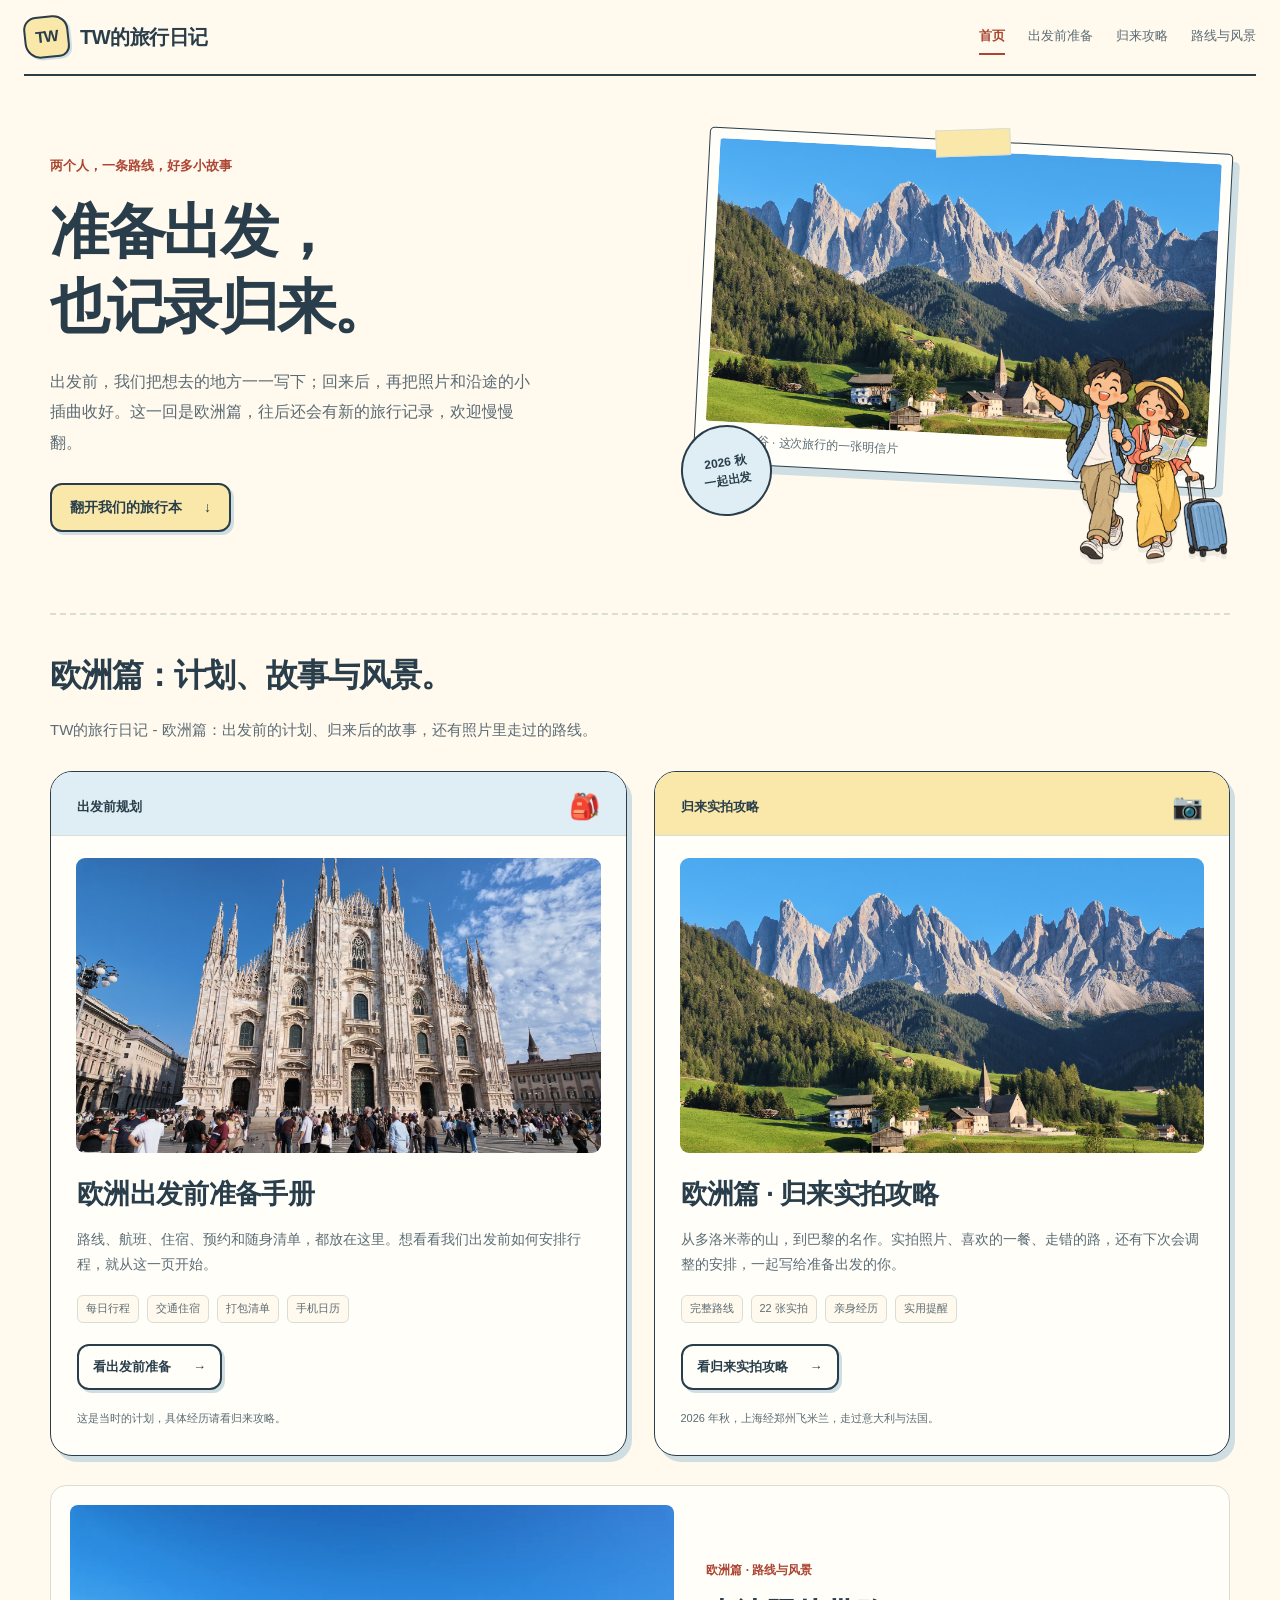
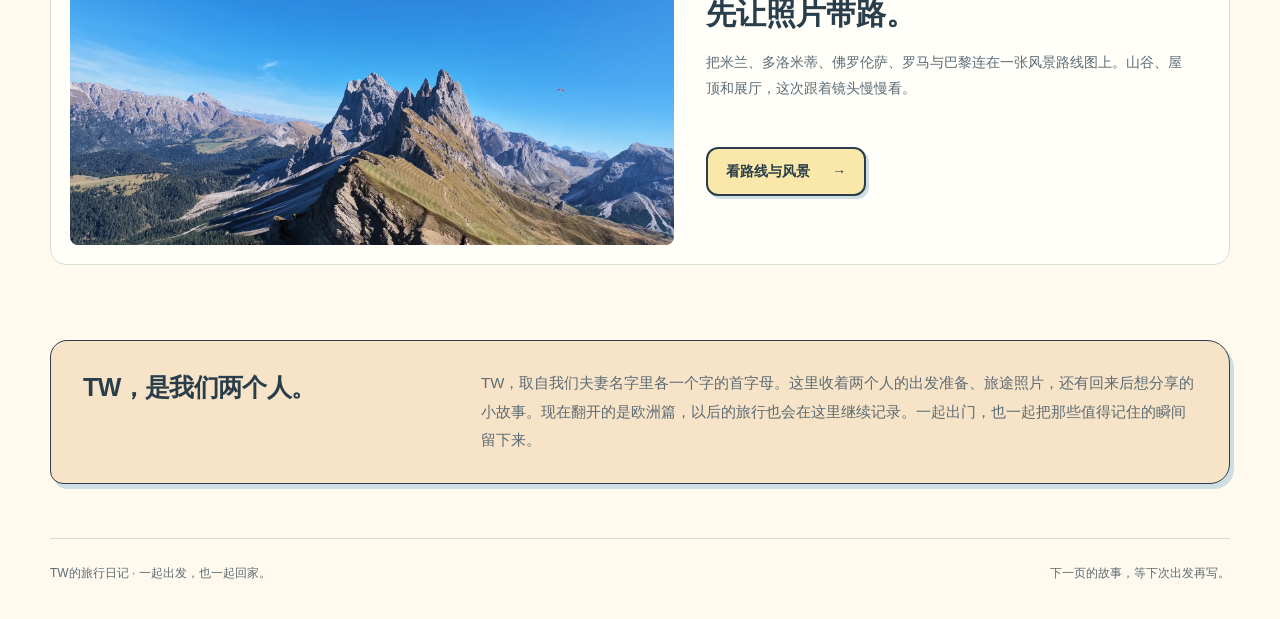
<file: public/index.html>
<!doctype html>
<html lang="zh-CN">
<head>
<meta charset="utf-8">
<meta name="viewport" content="width=device-width,initial-scale=1">
<meta name="description" content="TW的旅行日记：两个人的出发准备、旅途照片与归来故事。从欧洲篇开始，记录出发前准备与归来故事，往后继续收录新的旅行。">
<meta name="theme-color" content="#fff9ee">
<meta property="og:title" content="TW的旅行日记｜准备出发，也记录归来">
<meta property="og:description" content="欧洲篇，三种打开方式：出发前手册、归来攻略与实拍风景路线。以后还有新的旅行日记。">
<meta property="og:type" content="website">
<title>TW的旅行日记｜准备出发，也记录归来</title>
<link rel="stylesheet" href="site-assets/brand.css?v=europe-reading-1">
<style>
*{box-sizing:border-box}html{scroll-behavior:smooth}body{margin:0;font-family:-apple-system,BlinkMacSystemFont,"PingFang SC","Microsoft YaHei",sans-serif;line-height:1.8}a{color:inherit}a:focus-visible{outline:3px solid var(--tw-accent);outline-offset:5px}img{display:block;width:100%;height:auto}.home-shell{width:min(1180px,calc(100% - 48px));margin:auto}.home-hero{display:grid;grid-template-columns:1.05fr .95fr;align-items:center;gap:66px;padding:64px 0 67px}.home-hero h1{font-size:clamp(38px,4.6vw,61px);line-height:1.27;letter-spacing:-.04em;margin:0 0 22px;font-weight:780}.home-hero h1 span{display:block}.home-hero .intro{font-size:16px;line-height:1.9;color:var(--tw-muted);max-width:490px;margin:0}.home-hero .small-label{font-size:13px;font-weight:650;color:var(--tw-accent);margin:0 0 18px}.home-link{display:inline-flex;align-items:center;justify-content:center;gap:22px;color:var(--tw-ink);background:var(--tw-yellow);border:2px solid var(--tw-ink);border-radius:12px;padding:10px 18px;text-decoration:none;font-size:14px;font-weight:650;box-shadow:3px 3px 0 var(--tw-shadow);margin-top:25px;white-space:nowrap;transition:transform .15s,box-shadow .15s}.home-link:hover{transform:translate(-1px,-1px);box-shadow:5px 5px 0 var(--tw-shadow)}.home-link:active{transform:translate(2px,2px);box-shadow:none}.hero-scrap{position:relative;align-self:center;padding:0 5px 70px 0}.postcard{margin:0;padding:10px 10px 12px;background:var(--tw-card);border:1.5px solid var(--tw-ink);box-shadow:7px 8px 0 var(--tw-shadow);border-radius:5px;transform:rotate(3deg);position:relative}.postcard:before{content:"";position:absolute;top:-12px;left:calc(50% - 36px);width:73px;height:25px;background:var(--tw-yellow);border:1px solid var(--tw-line);transform:rotate(-5deg)}.postcard img{border-radius:3px}.postcard figcaption{font-size:12px;color:var(--tw-muted);padding-top:8px;padding-left:4px}.mascot{position:absolute;right:-14px;bottom:-25px;width:228px;height:auto;filter:drop-shadow(0 5px 0 rgba(40,60,72,.08))}.postmark{position:absolute;left:-20px;bottom:30px;transform:rotate(-9deg);background:var(--tw-blue);border:2px solid var(--tw-ink);border-radius:50%;height:91px;width:91px;display:flex;align-items:center;justify-content:center;text-align:center;font-size:12px;font-weight:680;line-height:1.5;color:var(--tw-ink)}.notebooks{padding:32px 0 53px;border-top:2px dashed var(--tw-line)}.section-heading{margin-bottom:28px}.section-heading h2{font-size:32px;letter-spacing:-.035em;margin:0 0 11px}.section-heading p{margin:0;color:var(--tw-muted);font-size:15px}.notebook-grid{display:grid;grid-template-columns:1fr 1fr;gap:27px}.notebook{border:1.5px solid var(--tw-ink);border-radius:22px;background:var(--tw-card);box-shadow:5px 6px 0 var(--tw-shadow);overflow:hidden;display:flex;flex-direction:column}.book-top{padding:22px 26px 16px;display:flex;align-items:center;justify-content:space-between;gap:15px;background:var(--tw-blue);border-bottom:1px solid var(--tw-line)}.notebook.after .book-top{background:var(--tw-yellow)}.book-top span{font-size:13px;font-weight:700}.book-top .book-icon{font-size:25px;line-height:1}.book-visual{padding:22px 25px 0}.book-visual img{aspect-ratio:16/9;object-fit:cover;border-radius:9px}.book-body{padding:23px 26px 28px;display:flex;flex-direction:column;align-items:start;flex:1}.book-body h3{font-size:27px;line-height:1.4;letter-spacing:-.025em;margin:0 0 13px}.book-body p{font-size:14px;color:var(--tw-muted);margin:0 0 17px;line-height:1.85}.book-details{display:flex;gap:8px;flex-wrap:wrap;margin-bottom:21px}.book-details span{font-size:11px;border:1px solid var(--tw-line);padding:3px 8px;border-radius:6px;color:var(--tw-muted);background:var(--tw-paper)}.book-body .home-link{margin-top:auto;background:var(--tw-card);font-size:13px;padding:9px 14px}.book-note{font-size:11px!important;margin:19px 0 0!important;line-height:1.7!important}.about-note{display:grid;grid-template-columns:1fr 2fr;gap:40px;margin:22px 0 54px;padding:28px 32px;background:var(--tw-soft);border:1.5px solid var(--tw-ink);border-radius:17px 23px 20px 13px;box-shadow:4px 5px 0 var(--tw-shadow)}.about-note h2{font-size:25px;line-height:1.5;margin:0;letter-spacing:-.025em}.about-note p{margin:0;font-size:15px;color:var(--tw-muted);line-height:1.9}.home-footer{border-top:1px solid var(--tw-line);display:flex;justify-content:space-between;gap:20px;padding:24px 0 35px;font-size:12px;color:var(--tw-muted)}
@media(max-width:900px){.home-hero{gap:36px}.mascot{width:190px;right:-7px}.postmark{height:75px;width:75px;font-size:11px;left:-12px}.book-body h3{font-size:23px}.book-top,.book-body{padding-inline:21px}.book-visual{padding-inline:20px}.about-note{gap:20px}}
@media(max-width:700px){.home-shell{width:calc(100% - 36px)}.home-hero{grid-template-columns:1fr;gap:38px;padding:37px 0 40px}.home-hero h1{font-size:41px;line-height:1.3;margin-bottom:20px}.home-hero .intro{font-size:15px;max-width:none}.home-hero .small-label{font-size:12px;margin-bottom:14px}.home-hero .home-link{margin-top:21px}.hero-scrap{padding:0 13px 55px 15px;width:min(460px,100%);margin:auto}.postcard{transform:rotate(2deg);box-shadow:4px 5px 0 var(--tw-shadow);padding:8px 8px 10px}.postcard figcaption{font-size:11px}.mascot{width:175px;right:0;bottom:-19px}.postmark{left:0;bottom:15px}.notebooks{padding:27px 0 35px}.section-heading h2{font-size:27px}.section-heading p{font-size:14px}.notebook-grid{grid-template-columns:1fr;gap:25px}.book-top{padding:18px 20px 15px}.book-visual{padding-top:18px}.book-body{padding:20px 21px 23px}.book-body h3{font-size:25px}.about-note{grid-template-columns:1fr;gap:14px;margin:16px 0 35px;padding:24px}.about-note h2{font-size:23px}.about-note p{font-size:14px}.home-footer{display:block;font-size:11px}.home-footer span{display:block;margin-top:6px}}
@media(max-width:380px){.home-hero h1{font-size:37px}.book-body h3{font-size:23px}}
@media print{.mascot,.postmark,.tw-site-nav{display:none}.home-hero{padding:20px 0}.notebook-grid{grid-template-columns:1fr 1fr}.postcard,.notebook,.about-note{box-shadow:none;transform:none}.home-link{box-shadow:none}.notebook,.about-note{break-inside:avoid}}
.scenery-book{display:grid;grid-template-columns:1.2fr 1fr;gap:32px;align-items:center;margin-top:29px;padding:19px;border:1px solid var(--tw-line);border-radius:16px;background:var(--tw-card)}.scenery-cover{display:block;overflow:hidden;border-radius:8px}.scenery-cover img{width:100%;height:auto;display:block}.scenery-book>div{padding:9px 16px 9px 0}.scenery-label{font-size:12px;color:var(--tw-accent);font-weight:650}.scenery-book h3{font-size:30px;line-height:1.4;margin:9px 0 14px}.scenery-book p{font-size:14px;line-height:1.9;color:var(--tw-muted);margin:0 0 20px}@media(max-width:760px){.scenery-book{grid-template-columns:1fr;gap:14px;padding:13px}.scenery-book>div{padding:5px 9px 13px}.scenery-book h3{font-size:27px}.tw-site-nav{gap:16px;font-size:11px}}</style>
</head>
<body>
<header class="tw-site-header"><a class="tw-site-brand" href="./"><span class="tw-mark" aria-hidden="true">TW</span>TW的旅行日记</a><nav class="tw-site-nav" aria-label="网站导航"><a href="./" aria-current="page">首页</a><a href="travel/">出发前准备</a><a href="travel-notes/">归来攻略</a><a href="europe-scenery/">路线与风景</a></nav></header>
<main class="home-shell">
<section class="home-hero" aria-labelledby="welcome"><div><p class="small-label">两个人，一条路线，好多小故事</p><h1 id="welcome"><span>准备出发，</span><span>也记录归来。</span></h1><p class="intro">出发前，我们把想去的地方一一写下；回来后，再把照片和沿途的小插曲收好。这一回是欧洲篇，往后还会有新的旅行记录，欢迎慢慢翻。</p><a class="home-link" href="#notebooks">翻开我们的旅行本 <span aria-hidden="true">↓</span></a></div><div class="hero-scrap"><figure class="postcard"><img src="travel-notes/travel-guide-assets/dolomites-02.jpg" width="1800" height="1012" fetchpriority="high" alt="我们在富内斯山谷拍下的教堂、草坡与多洛米蒂群峰"><figcaption>富内斯山谷 · 这次旅行的一张明信片</figcaption></figure><div class="postmark" aria-hidden="true">2026 秋<br>一起出发</div><img class="mascot" src="site-assets/tw-travelers.png" width="1254" height="1254" alt=""></div></section>
<section class="notebooks" id="notebooks" aria-labelledby="notebooks-title"><header class="section-heading"><h2 id="notebooks-title">欧洲篇：计划、故事与风景。</h2><p>TW的旅行日记 - 欧洲篇：出发前的计划、归来后的故事，还有照片里走过的路线。</p></header><div class="notebook-grid">
<article class="notebook before"><div class="book-top"><span>出发前规划</span><span class="book-icon" aria-hidden="true">🎒</span></div><div class="book-visual"><img src="travel-notes/travel-guide-assets/milan-01.jpg" width="1800" height="1012" alt="米兰大教堂的完整正立面" loading="lazy"></div><div class="book-body"><h3>欧洲出发前准备手册</h3><p>路线、航班、住宿、预约和随身清单，都放在这里。想看看我们出发前如何安排行程，就从这一页开始。</p><div class="book-details" aria-label="手册内容"><span>每日行程</span><span>交通住宿</span><span>打包清单</span><span>手机日历</span></div><a class="home-link" href="travel/">看出发前准备 <span aria-hidden="true">→</span></a><p class="book-note">这是当时的计划，具体经历请看归来攻略。</p></div></article>
<article class="notebook after"><div class="book-top"><span>归来实拍攻略</span><span class="book-icon" aria-hidden="true">📷</span></div><div class="book-visual"><img src="travel-notes/travel-guide-assets/dolomites-02.jpg" width="1800" height="1012" alt="富内斯山谷教堂与阳光下的山峰" loading="lazy"></div><div class="book-body"><h3>欧洲篇 · 归来实拍攻略</h3><p>从多洛米蒂的山，到巴黎的名作。实拍照片、喜欢的一餐、走错的路，还有下次会调整的安排，一起写给准备出发的你。</p><div class="book-details" aria-label="攻略内容"><span>完整路线</span><span>22 张实拍</span><span>亲身经历</span><span>实用提醒</span></div><a class="home-link" href="travel-notes/">看归来实拍攻略 <span aria-hidden="true">→</span></a><p class="book-note">2026 年秋，上海经郑州飞米兰，走过意大利与法国。</p></div></article>
</div><article class="scenery-book"><a class="scenery-cover" href="europe-scenery/" aria-label="打开欧洲篇路线与风景"><img src="europe-scenery/assets/seceda-ridge.webp" width="1800" height="1013" loading="lazy" alt="我们拍下的刀锋山山脊与远处群峰"></a><div><span class="scenery-label">欧洲篇 · 路线与风景</span><h3>先让照片带路。</h3><p>把米兰、多洛米蒂、佛罗伦萨、罗马与巴黎连在一张风景路线图上。山谷、屋顶和展厅，这次跟着镜头慢慢看。</p><a class="home-link" href="europe-scenery/">看路线与风景 <span aria-hidden="true">→</span></a></div></article></section>
<section class="about-note" aria-labelledby="about-title"><h2 id="about-title">TW，是我们两个人。</h2><p>TW，取自我们夫妻名字里各一个字的首字母。这里收着两个人的出发准备、旅途照片，还有回来后想分享的小故事。现在翻开的是欧洲篇，以后的旅行也会在这里继续记录。一起出门，也一起把那些值得记住的瞬间留下来。</p></section>
</main>
<footer class="home-footer home-shell"><span>TW的旅行日记 · 一起出发，也一起回家。</span><span>下一页的故事，等下次出发再写。</span></footer>
</body>
</html>
</file>
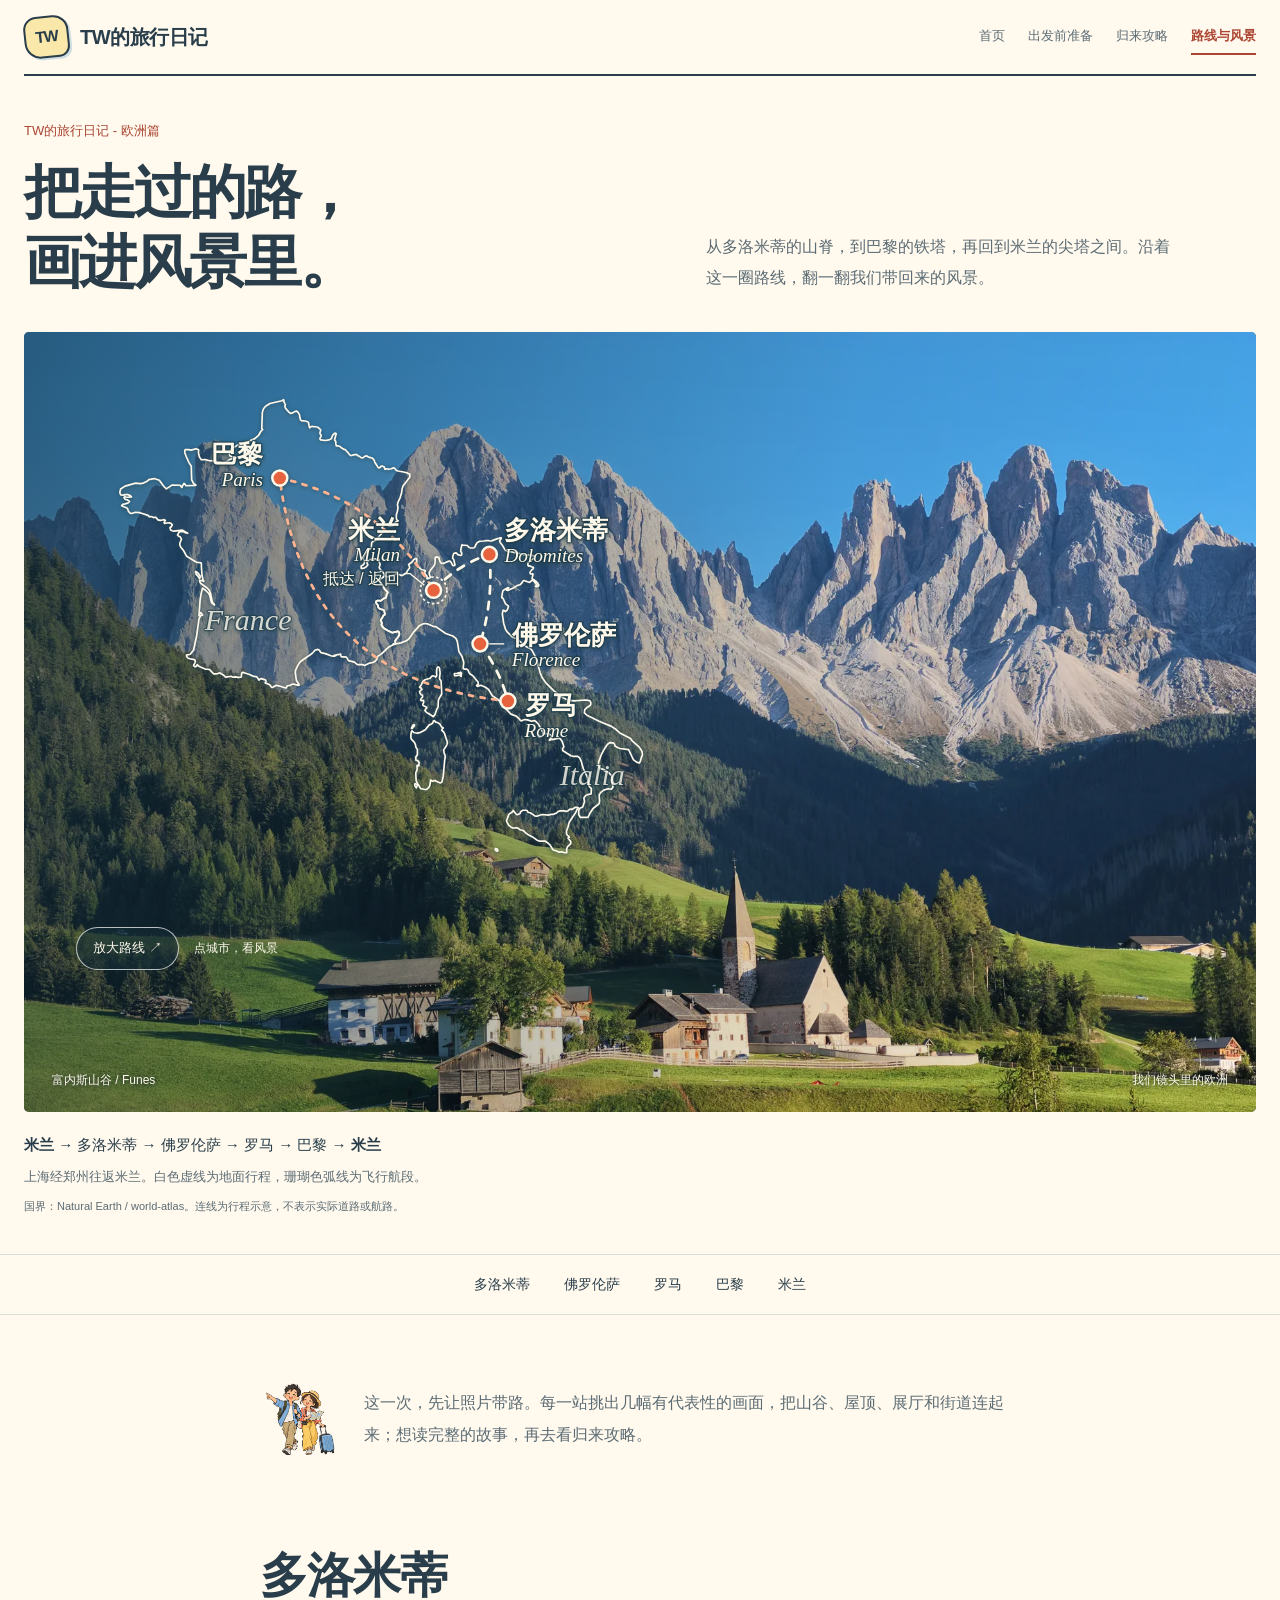
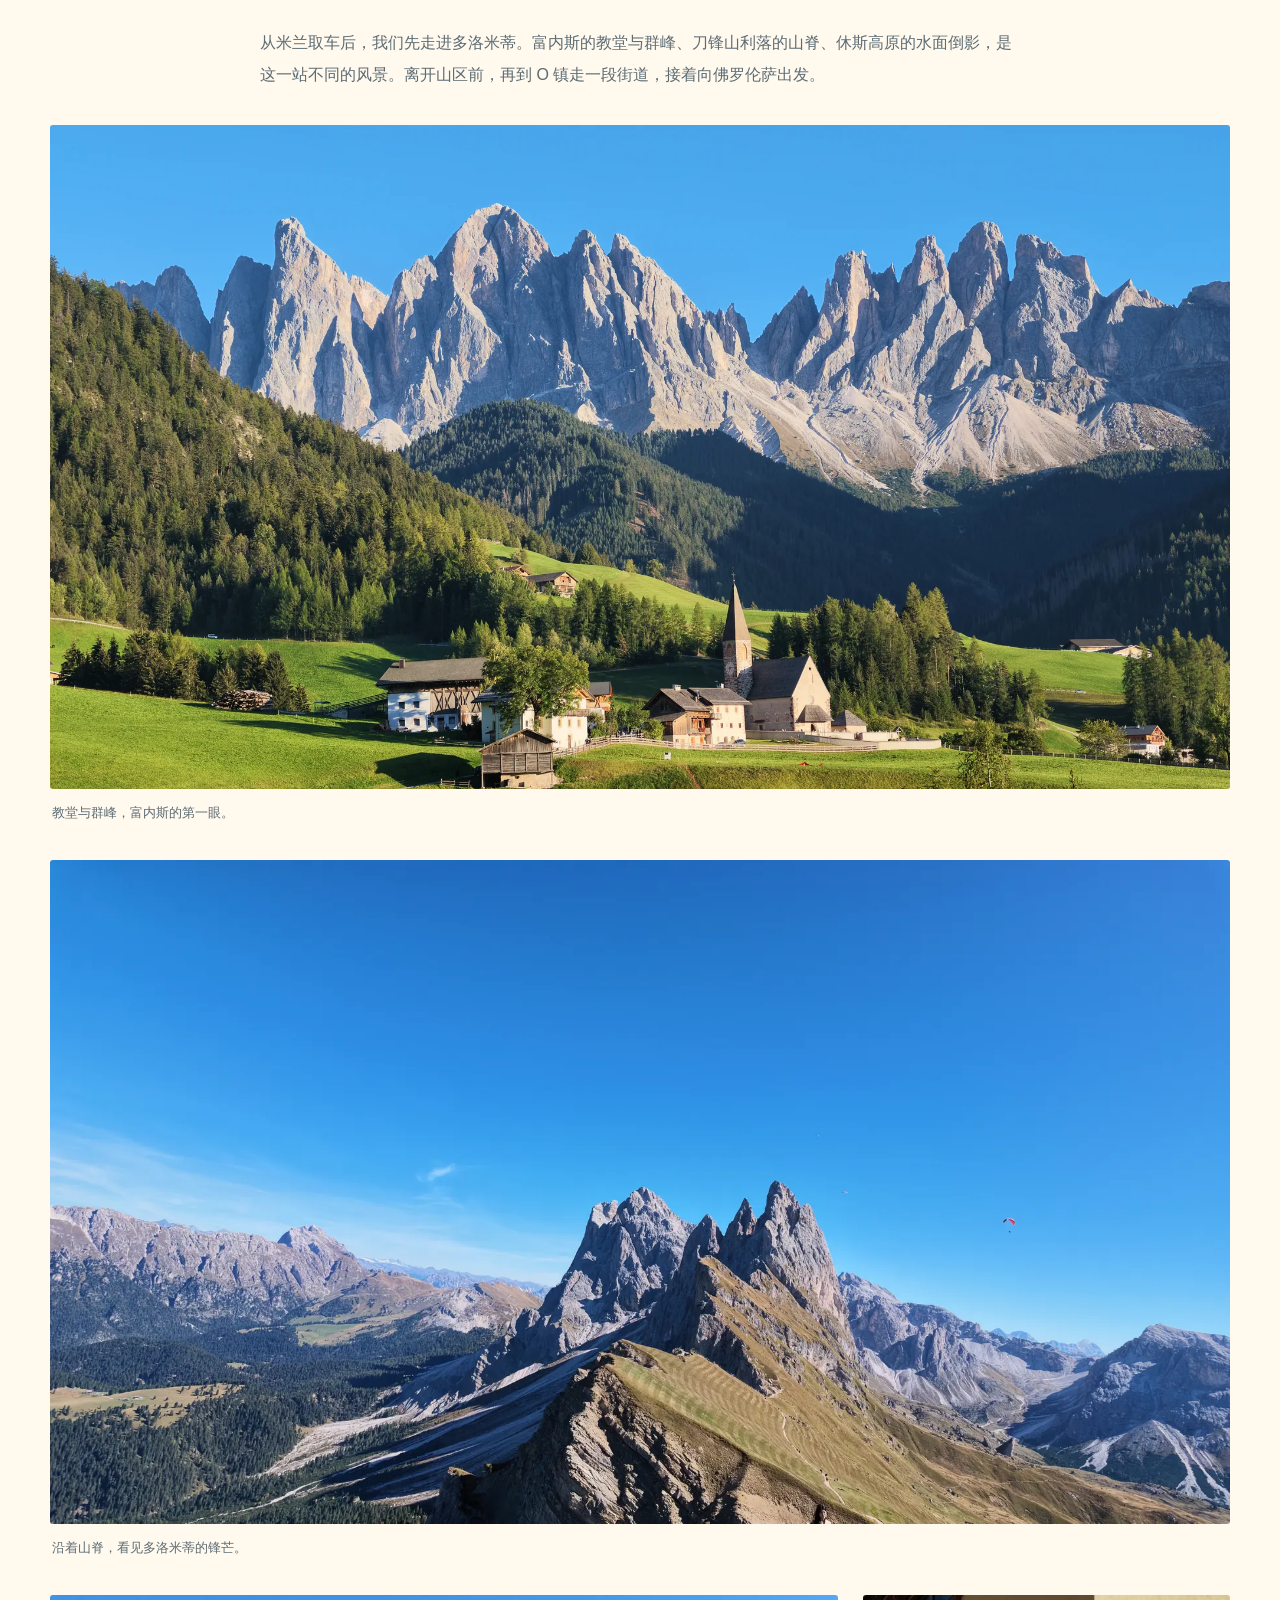
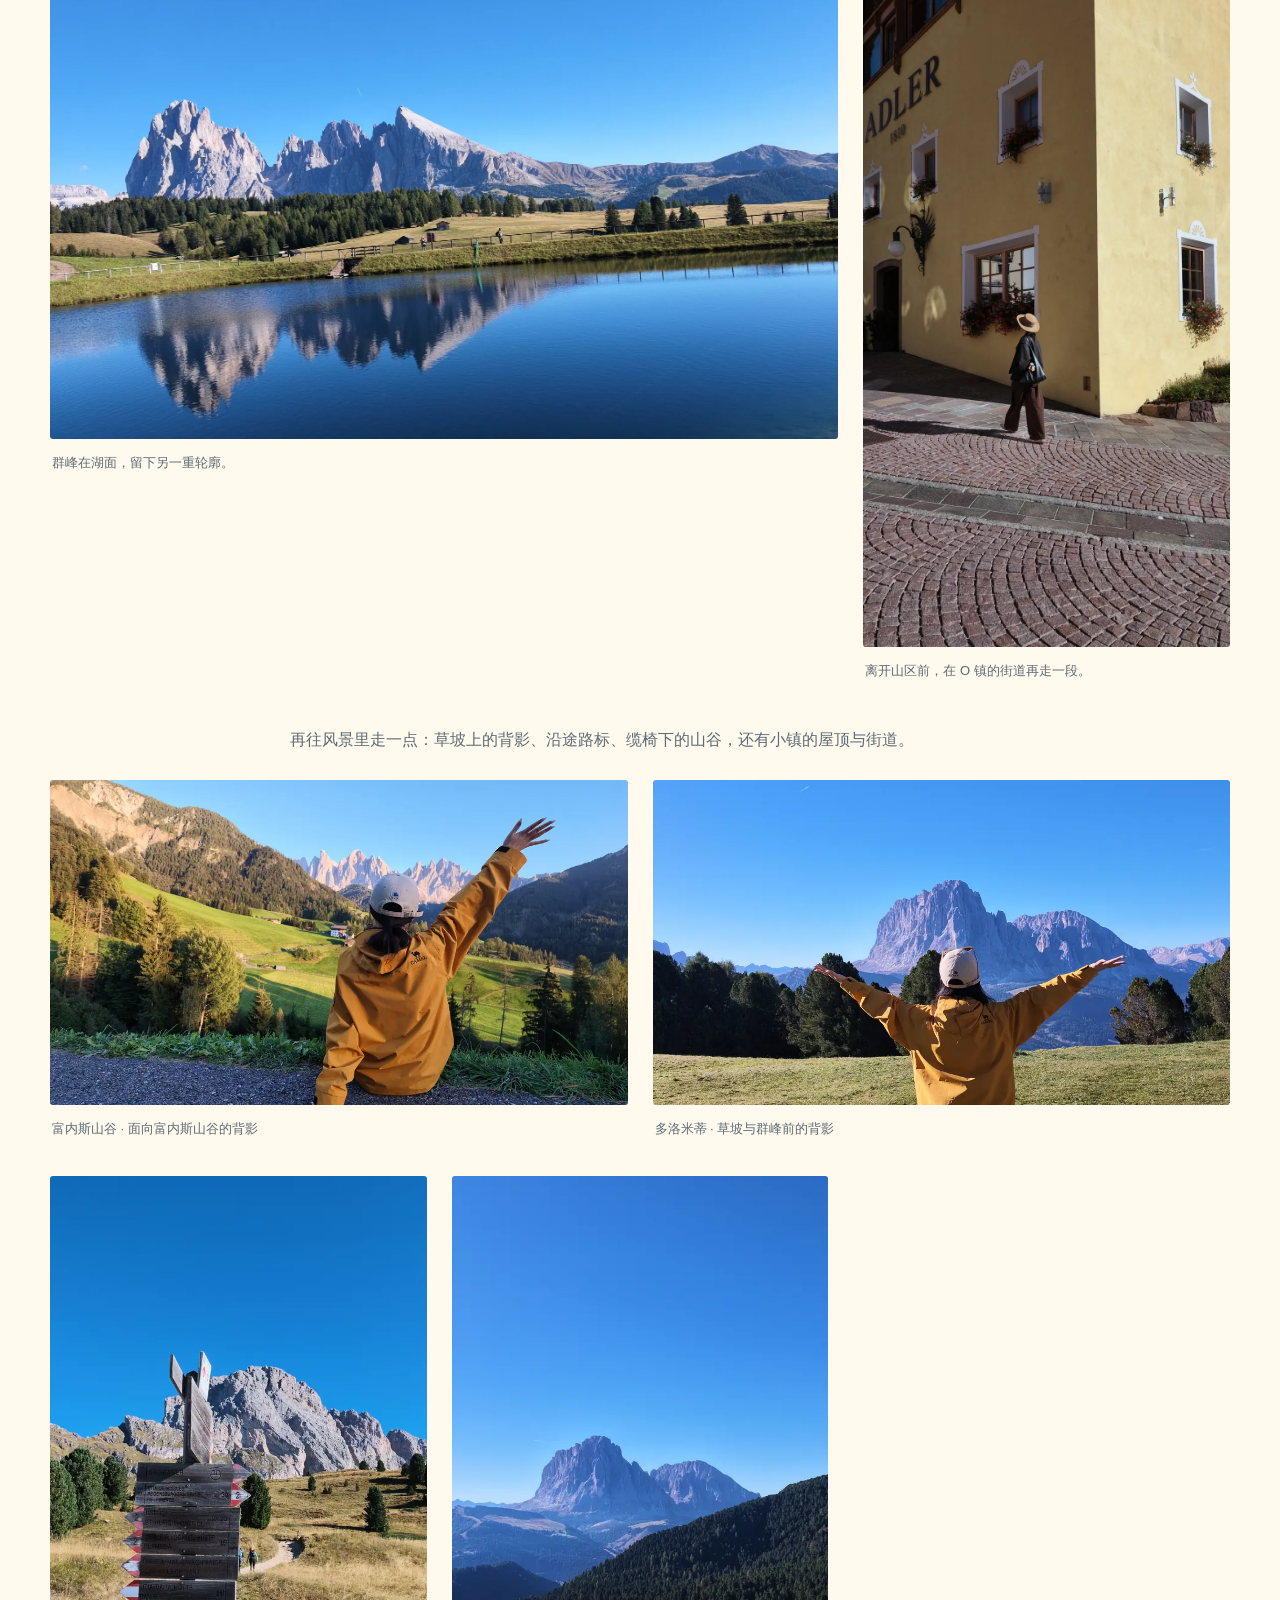
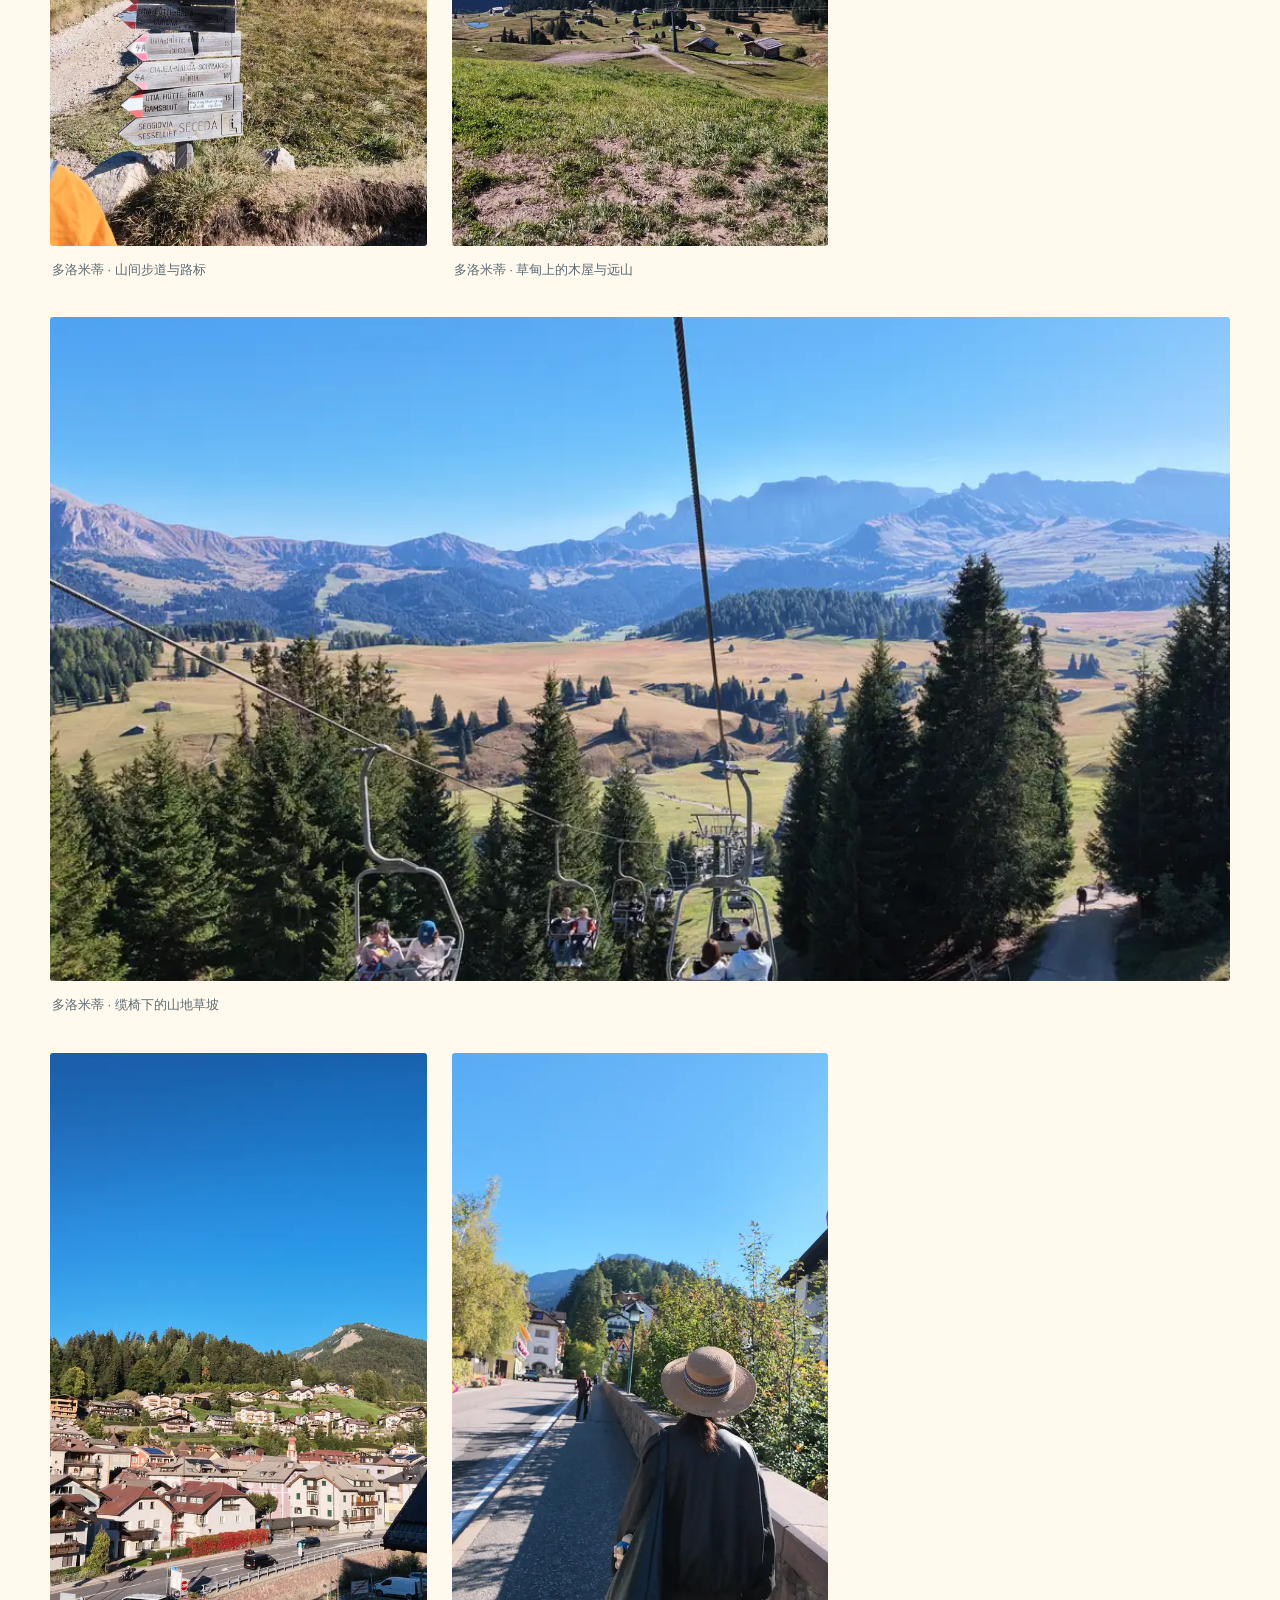
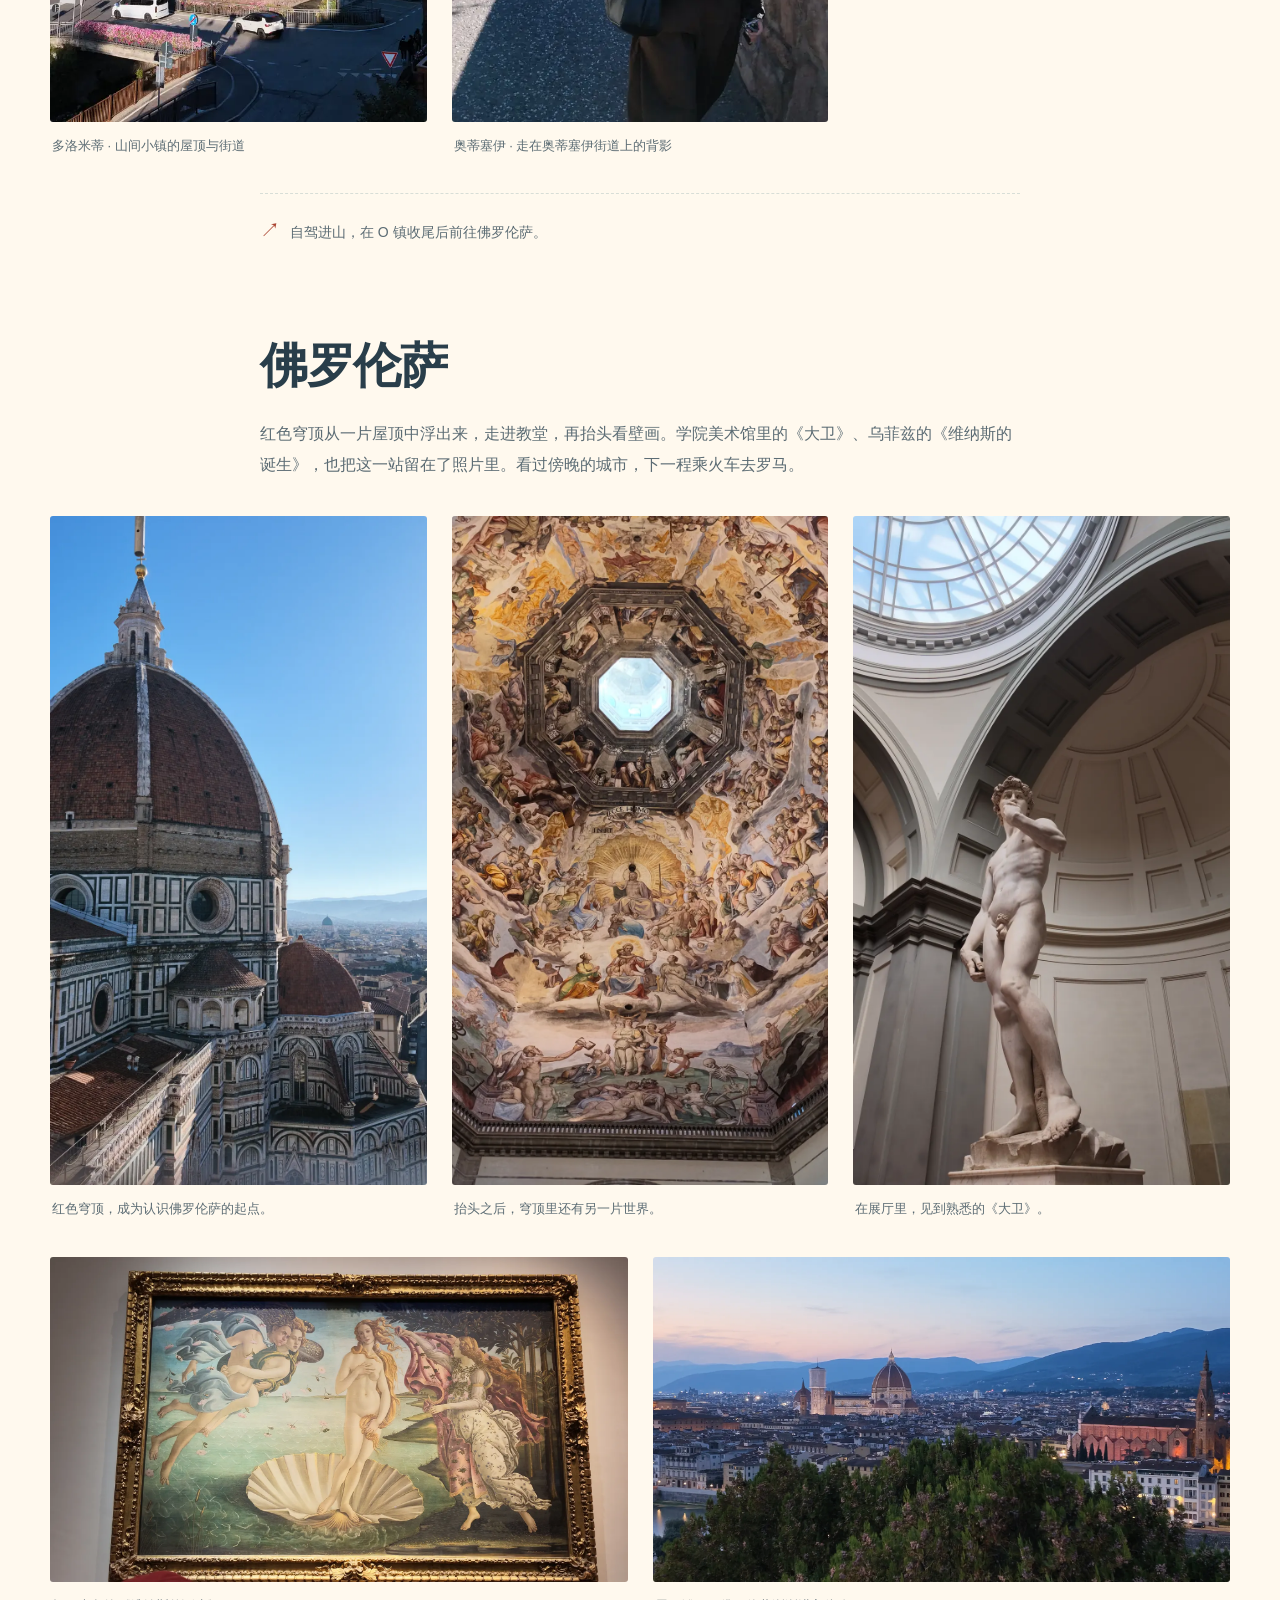
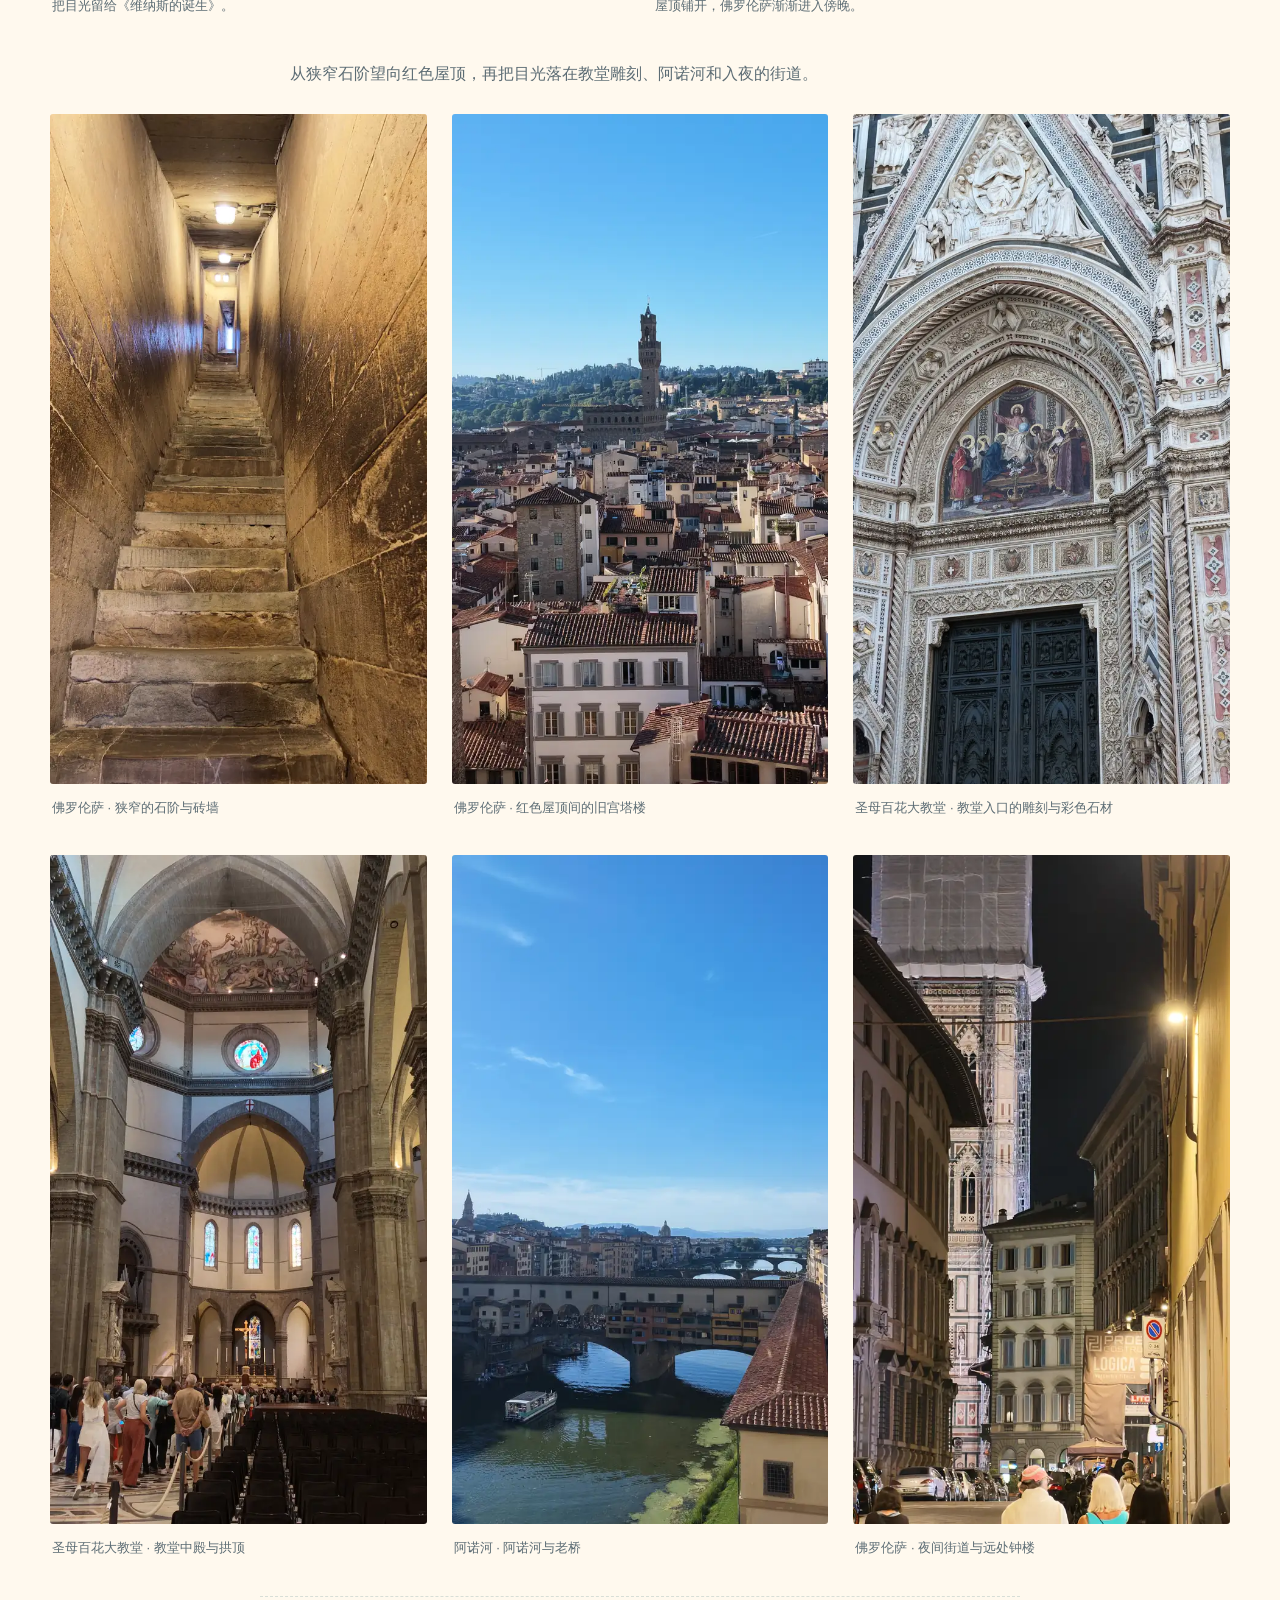
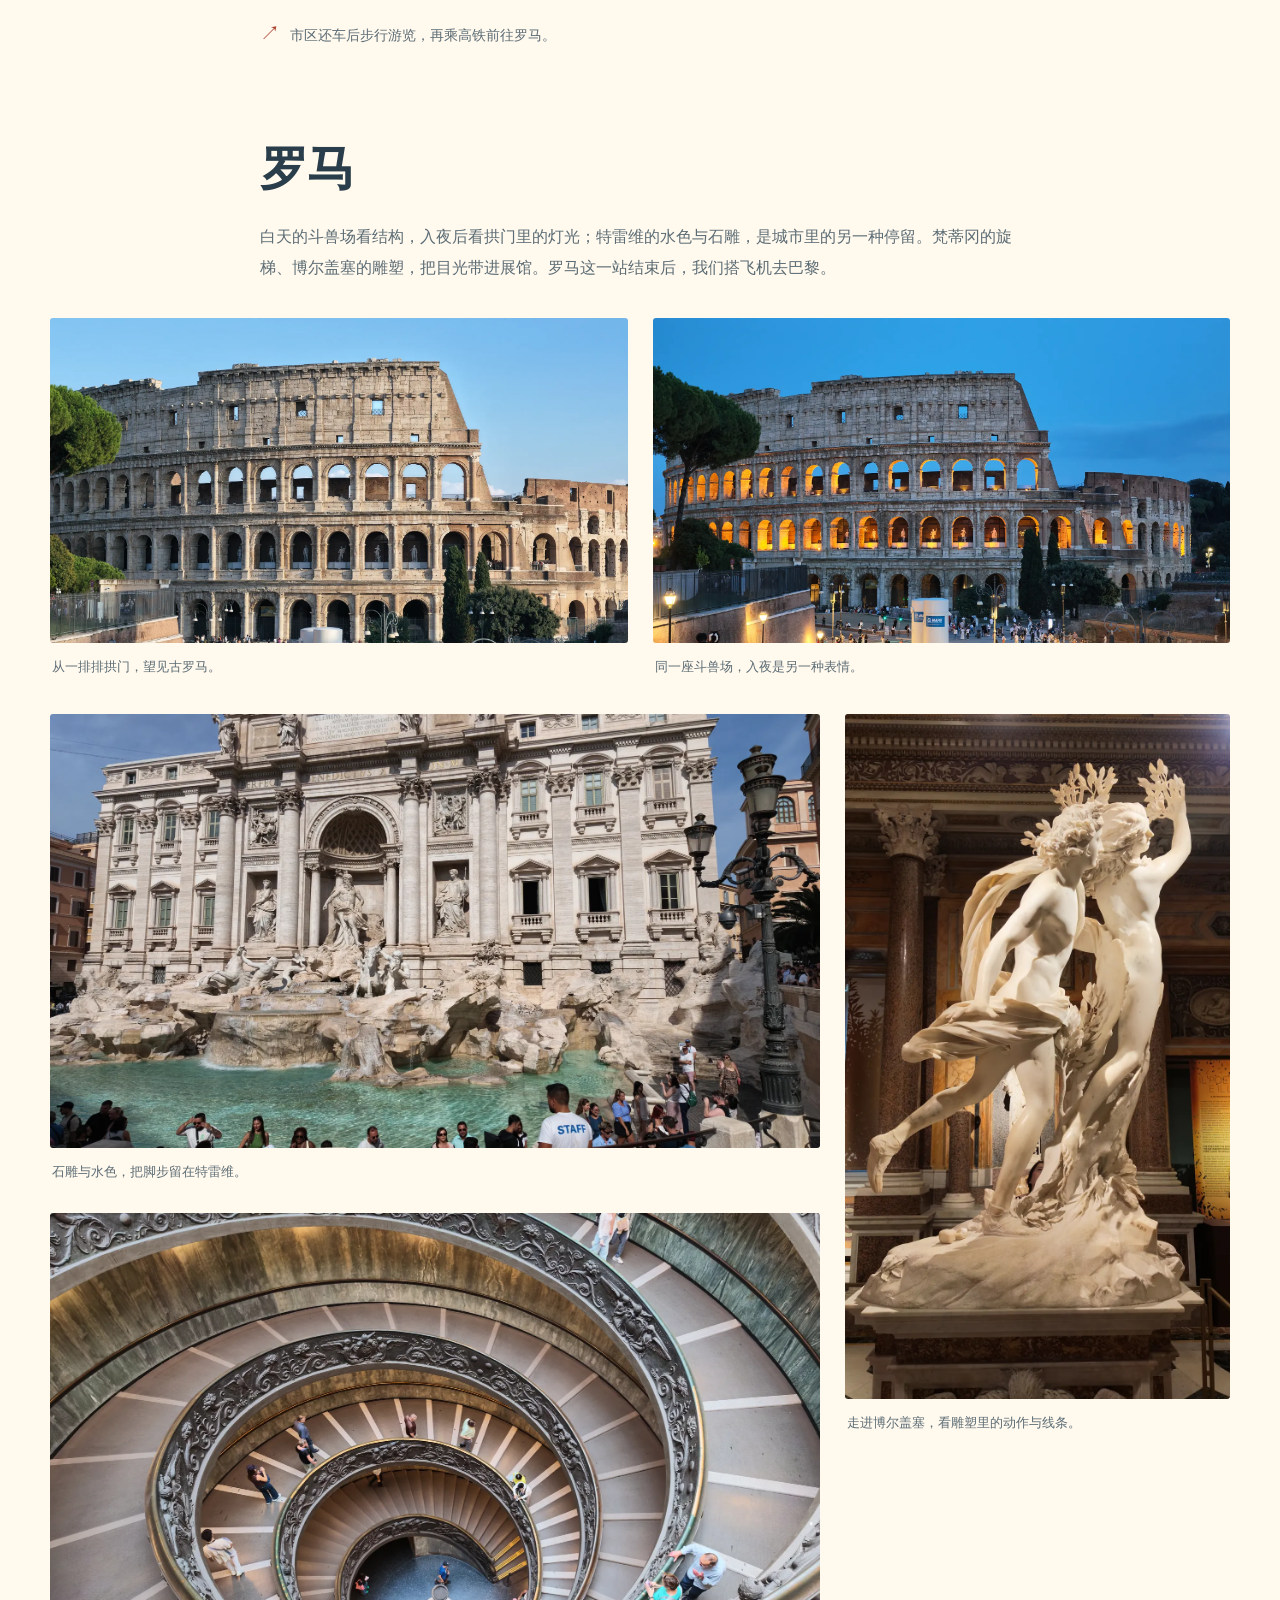
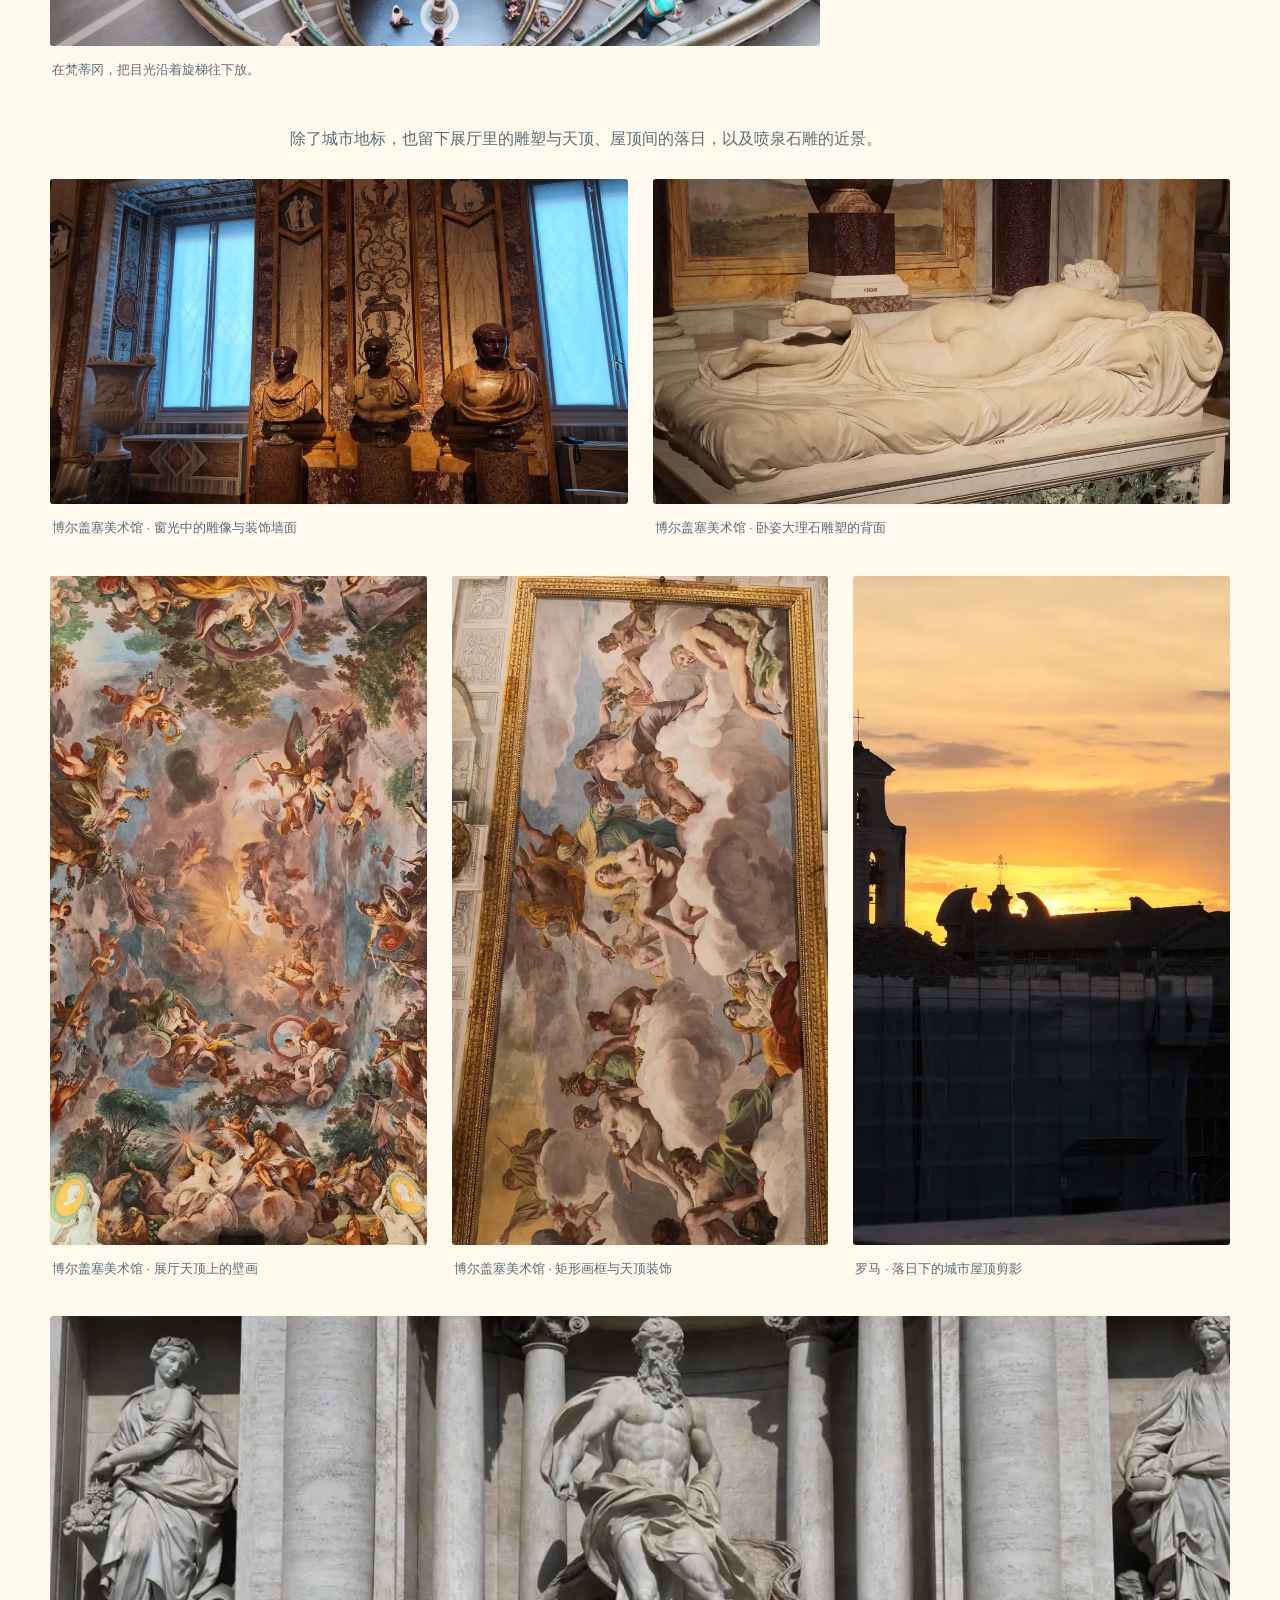
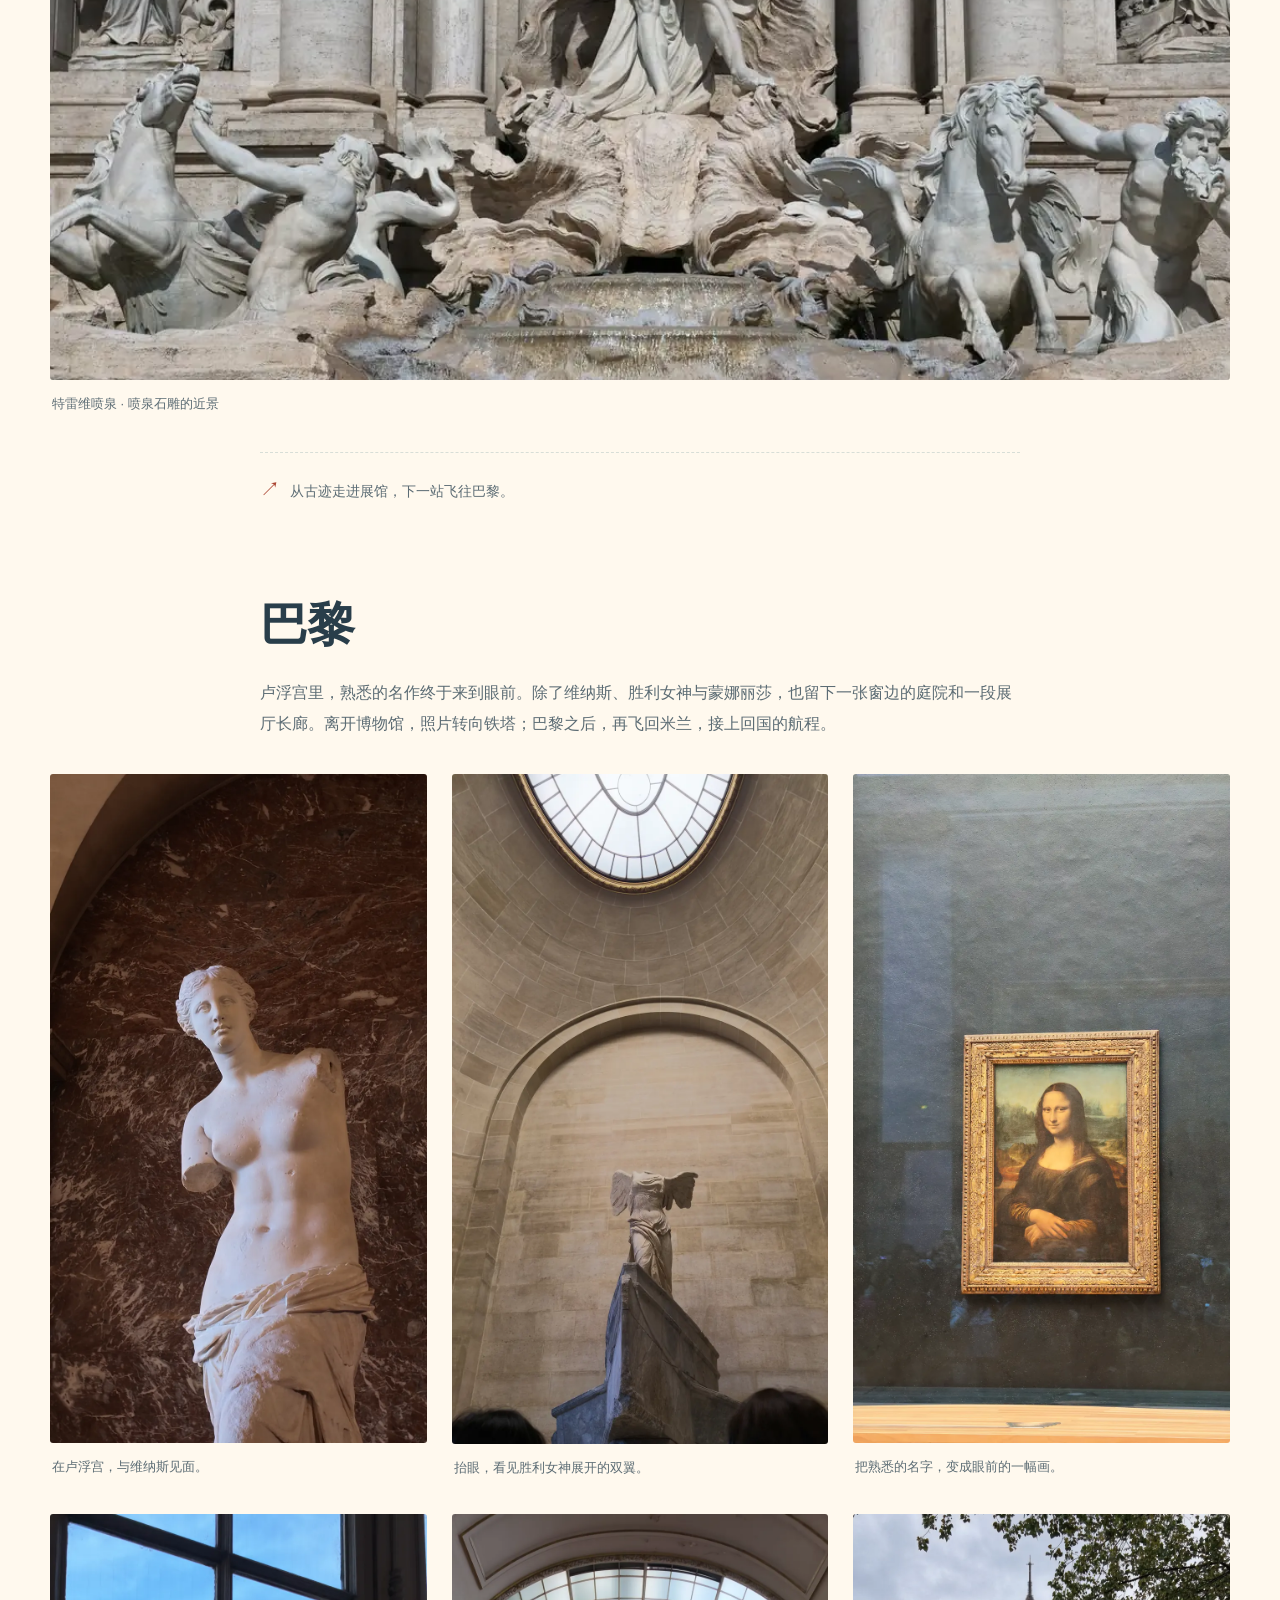
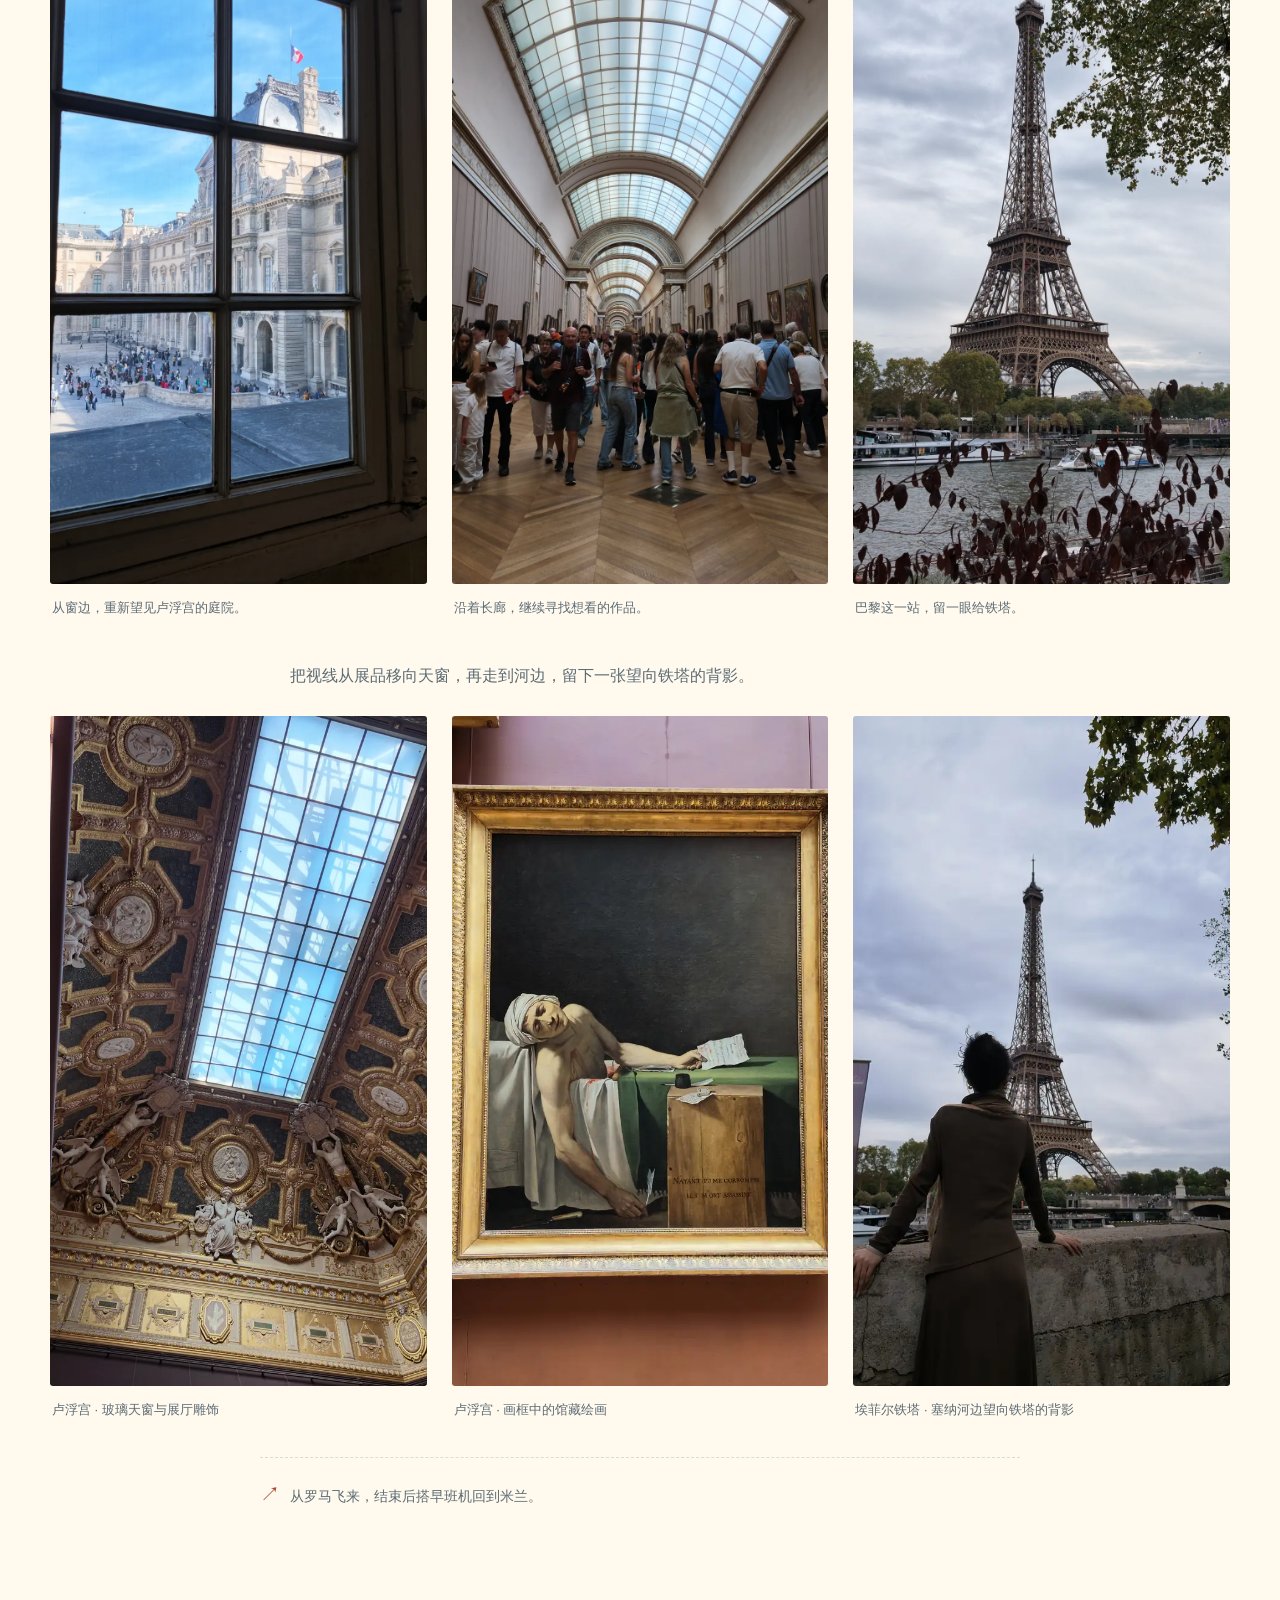
<file: public/europe-scenery/index.html>
<!doctype html><html lang="zh-CN"><head><meta charset="utf-8"><meta name="viewport" content="width=device-width,initial-scale=1"><meta name="theme-color" content="#fff9ee"><title>TW的旅行日记 - 欧洲篇｜路线与风景</title><meta name="description" content="沿着米兰、多洛米蒂、佛罗伦萨、罗马与巴黎的实际路线，看我们亲自拍下的山谷、城市与艺术。"><meta property="og:title" content="TW的旅行日记 - 欧洲篇｜路线与风景"><meta property="og:type" content="article"><link rel="stylesheet" href="../site-assets/brand.css?v=scenery-1"><style>*{box-sizing:border-box}html{scroll-behavior:smooth;scroll-padding-top:76px}body{margin:0;font:16px/1.9 -apple-system,BlinkMacSystemFont,"PingFang SC","Microsoft YaHei",sans-serif;background:var(--tw-paper);color:var(--tw-ink)}img{display:block;max-width:100%;height:auto}a{color:inherit;text-underline-offset:5px}button{font:inherit;cursor:pointer}a:focus-visible,button:focus-visible{outline:3px solid var(--tw-accent);outline-offset:5px}.skip{position:absolute;top:-100px;left:16px;background:var(--tw-card);padding:10px;z-index:40}.skip:focus{top:10px}.page-heading{max-width:1280px;margin:43px auto 35px;padding:0 24px;display:grid;grid-template-columns:1.15fr 1fr;gap:0 50px;align-items:end}.page-heading>p:first-child{grid-column:1/-1;color:var(--tw-accent);font-size:13px;margin:0 0 13px}.page-heading h1{font-size:clamp(38px,4.5vw,65px);line-height:1.22;letter-spacing:-.05em;margin:0;font-weight:760}.page-heading .lead{max-width:470px;color:var(--tw-muted);font-size:16px;line-height:1.95;margin:0 0 4px}.route-poster{position:relative;width:min(1440px,calc(100% - 48px));height:min(780px,64vw);min-height:620px;margin:0 auto;isolation:isolate;overflow:hidden;border-radius:5px;background:#375e70}.poster-photo{position:absolute;inset:0;width:100%;height:100%;object-fit:cover;object-position:60% 55%;z-index:-2}.route-poster:before{content:"";position:absolute;inset:0;background:linear-gradient(100deg,rgba(15,40,54,.6),rgba(15,40,54,.12) 62%,transparent);z-index:-1;pointer-events:none}.map-layer{position:relative;width:57%;max-width:760px;padding:10px 12px 0 22px}.route-svg{display:block;width:100%;height:auto;overflow:visible;color:#ffb391;filter:drop-shadow(0 1px 2px #23444e)}.country{fill:rgba(255,255,255,.035);stroke:#fff9ec;stroke-width:2;stroke-linejoin:round}.route-line{fill:none;stroke-width:3.3;stroke-linecap:round;stroke-dasharray:9 10}.ground{stroke:#fff9ec;color:#fff9ec}.air{stroke:#ffb391;color:#ffb391;stroke-dasharray:5 9}.stop{fill:#e7633e;stroke:#fff9ec;stroke-width:3}.hit{fill:transparent}.return-ring{fill:none;stroke:#fff9ec;stroke-width:2;stroke-dasharray:3 3}.map-node{text-decoration:none;fill:#fff9ec;outline-offset:3px}.map-node:hover .stop,.map-node:focus .stop{fill:#ffd48c;stroke-width:5}.route-svg text{paint-order:stroke;stroke:rgba(25,53,65,.6);stroke-width:3;stroke-linejoin:round;font-family:"Kaiti SC","STKaiti","KaiTi",serif;fill:#fff9ec}.cn{font-size:31px;font-weight:600}.en{font-family:Georgia,serif;font-size:23px;font-style:italic}.country-name{font-size:36px;font-family:Georgia,serif!important;font-style:italic;opacity:.8}.return-label{font:19px sans-serif!important}.map-tools{display:flex;align-items:center;gap:15px;margin:-25px 0 0 30px;color:#fff9ec;font-size:12px}.map-tools button{border:1px solid rgba(255,255,255,.7);background:rgba(20,43,53,.65);color:#fff9ec;border-radius:24px;padding:8px 16px;font-size:13px;min-height:43px}.map-tools button:hover{background:#29434e}.map-tools button:active{transform:translateY(1px)}.poster-caption{position:absolute;bottom:20px;left:28px;right:28px;color:#fff9ec;display:flex;justify-content:space-between;gap:20px;font-size:12px;text-shadow:0 1px 5px #14232b}.route-caption{max-width:1280px;margin:19px auto 35px;padding:0 24px;color:var(--tw-muted);font-size:13px}.route-caption p{margin:5px 0}.route-caption p:first-child{font-size:15px;color:var(--tw-ink)}.route-caption small{font-size:11px}.chapter-nav{display:flex;justify-content:center;gap:34px;position:sticky;top:0;z-index:10;background:var(--tw-paper);border-block:1px solid var(--tw-line);padding:16px 20px;font-size:14px;overflow:auto;white-space:nowrap}.chapter-nav a{text-decoration:none}.chapter-nav a:hover{color:var(--tw-accent)}.journey{width:min(1180px,calc(100% - 64px));margin:auto}.intro{max-width:760px;margin:64px auto 0;display:grid;grid-template-columns:80px 1fr;gap:24px;align-items:center}.intro img{width:80px;height:80px;object-fit:contain}.intro p{margin:0;line-height:1.95;color:var(--tw-muted)}.destination{padding-top:85px}.city-heading{max-width:760px;margin:0 auto 35px}.city-heading h2{font-size:clamp(32px,4vw,48px);line-height:1.35;letter-spacing:-.03em;margin:0 0 19px}.city-heading p{font-size:16px;line-height:1.95;color:var(--tw-muted);margin:0}.photo-group{display:grid;gap:25px;margin:0 0 36px;align-items:start}.photo-group.pair{grid-template-columns:1fr 1fr}.photo-group.portraits{grid-template-columns:repeat(3,minmax(0,1fr));row-gap:35px}.photo-group.land-portrait{grid-template-columns:2.15fr 1fr}.photo-group.stacked{grid-template-columns:2fr 1fr;gap:25px}.stacked>div{display:grid;gap:30px}.photo{margin:0;min-width:0}.photo a{display:block;overflow:hidden;background:var(--tw-blue);border-radius:3px}.photo img{width:100%;height:auto}.photo a:hover img{filter:brightness(.97)}.photo figcaption{font-size:13px;line-height:1.8;color:var(--tw-muted);padding:12px 2px 0}.connection{max-width:760px;margin:6px auto 0;padding-top:17px;border-top:1px dashed var(--tw-line);font-size:14px;color:var(--tw-muted)}.connection span{color:var(--tw-accent);font-size:20px;margin-right:6px}.ending{max-width:760px;margin:90px auto 70px;padding-top:35px;border-top:2px solid var(--tw-accent)}.ending h2{font-size:29px;line-height:1.5;margin:0 0 20px}.ending p{color:var(--tw-muted);margin:0 0 23px}.ending a{color:var(--tw-accent);font-weight:650}footer{max-width:1280px;margin:0 auto;padding:25px 24px 35px;border-top:1px solid var(--tw-line);display:flex;justify-content:space-between;font-size:13px;color:var(--tw-muted)}dialog{width:min(1180px,96vw);max-width:96vw;max-height:94dvh;border:1px solid var(--tw-line);border-radius:10px;background:var(--tw-card);color:var(--tw-ink);padding:16px}dialog::backdrop{background:rgba(9,24,32,.9)}.dialog-head,.dialog-foot{display:flex;justify-content:space-between;align-items:center;gap:15px;font-size:13px}.dialog-head{margin-bottom:13px}.dialog-head button,.dialog-foot button{background:var(--tw-blue);color:var(--tw-ink);border:1px solid var(--tw-line);padding:8px 15px;border-radius:7px;min-height:44px}.dialog-foot p{margin:12px 0 0}.dialog-foot>div{display:flex;gap:10px;flex:none}.dialog-foot button{min-width:48px;font-size:20px}#largePhoto{max-height:73dvh;width:auto;max-width:100%;margin:auto;object-fit:contain;touch-action:pan-y}#routeDialog{width:min(850px,96vw)}.large-map{background:#27434f;border-radius:6px}.large-map .route-svg{max-height:70dvh}.large-map .map-node{cursor:pointer}#routeDialog>p{font-size:12px;margin-bottom:0}
@media(max-width:900px){.route-poster{min-height:550px;height:65vw}.map-layer{width:68%;padding-left:5px}.map-tools{margin-top:-15px}.page-heading{gap:25px}.journey{width:calc(100% - 40px)}}
@media(max-width:640px){html{scroll-padding-top:65px}.tw-site-nav{gap:17px;font-size:11px}.tw-site-header{gap:9px}.page-heading{display:block;margin:28px auto 23px;padding:0 20px}.page-heading>p:first-child{font-size:11px;margin-bottom:10px}.page-heading h1{font-size:39px;line-height:1.25}.page-heading .lead{font-size:14px;margin:17px 0 0;line-height:1.85;max-width:none}.route-poster{width:100%;height:690px;min-height:0;border-radius:0}.poster-photo{object-position:62% 50%}.route-poster:before{background:linear-gradient(180deg,rgba(15,40,54,.53),rgba(15,40,54,.27) 55%,transparent 78%)}.map-layer{width:100%;max-width:none;padding:3px 5px 0}.map-tools{margin:-12px 0 0 17px;gap:12px}.map-tools button{font-size:12px;padding:7px 13px}.map-tools span{font-size:11px}.poster-caption{left:18px;right:18px;bottom:15px;font-size:10px}.poster-caption span:last-child{display:none}.route-caption{padding:0 20px;margin:17px auto 25px;font-size:12px}.route-caption p:first-child{font-size:13px;line-height:1.95}.route-caption small{font-size:10px}.chapter-nav{justify-content:flex-start;gap:25px;padding:13px 20px;font-size:13px}.journey{width:calc(100% - 36px)}.intro{margin-top:36px;grid-template-columns:57px 1fr;gap:13px}.intro img{width:57px;height:57px}.intro p{font-size:14px}.destination{padding-top:51px}.city-heading{margin-bottom:23px}.city-heading h2{font-size:32px;margin-bottom:14px}.city-heading p{font-size:15px}.photo-group{gap:13px;margin-bottom:24px}.photo-group.pair{grid-template-columns:1fr}.photo-group.portraits{grid-template-columns:repeat(2,minmax(0,1fr));gap:22px 13px}.photo-group.portraits>.photo:last-child:nth-child(odd){grid-column:1/-1;max-width:calc(50% - 6.5px);justify-self:center}.photo-group.land-portrait{grid-template-columns:1fr}.land-portrait>.photo:last-child{max-width:70%;justify-self:center}.photo-group.stacked{grid-template-columns:1fr}.stacked>div{gap:24px}.stacked>.photo{max-width:70%;justify-self:center}.photo figcaption{font-size:11px;padding-top:8px}.connection{font-size:12px;padding-top:13px}.ending{margin:55px auto 40px;padding-top:26px}.ending h2{font-size:25px}.ending p{font-size:15px}footer{padding:19px 18px 26px;font-size:11px;gap:15px}dialog{padding:12px}.dialog-head{font-size:12px}.dialog-foot{flex-wrap:wrap}.dialog-foot p{font-size:12px}.dialog-foot>div{margin-top:10px;width:100%;justify-content:space-between}#largePhoto{max-height:66dvh}.large-map .route-svg{max-height:65dvh}}
@media(prefers-reduced-motion:reduce){html{scroll-behavior:auto}*{animation:none!important;transition:none!important}}
@media print{body.scenery{--tw-paper:#fff;--tw-card:#fff;--tw-ink:#222;--tw-muted:#555;--tw-line:#aaa;background:#fff;color:#222}.tw-site-header,.chapter-nav,.map-tools,.skip,dialog{display:none!important}.page-heading{display:block;margin:20px 0}.page-heading h1{font-size:30pt}.page-heading .lead{max-width:none;font-size:11pt}.route-poster{width:100%;height:500px;min-height:0;print-color-adjust:exact;-webkit-print-color-adjust:exact}.map-layer{width:65%}.journey{width:100%}.intro{margin-top:20px}.intro img{display:none}.intro{display:block}.destination{padding-top:35px}.city-heading h2{font-size:24pt}.city-heading p{font-size:10pt}.photo-group.portraits{grid-template-columns:repeat(3,1fr)}.photo-group.pair{grid-template-columns:1fr 1fr}.photo{break-inside:avoid}.photo img{max-height:280px;width:auto;margin:auto}.photo figcaption{font-size:9pt}.ending{margin-top:30px}.route-caption{font-size:9pt}.city-heading{break-after:avoid}footer{font-size:9pt}}

/* Keep visual map layers transparent to controls; city links retain hit targets. */
.route-svg{pointer-events:none}.route-svg .map-node{pointer-events:auto}.label-leader{fill:none;stroke:#fff9ec;stroke-width:1.6}.map-tools{position:relative;z-index:2}

.gallery-transition{max-width:700px;margin:42px auto 25px;color:var(--tw-muted);font-size:16px;line-height:1.9}@media(max-width:640px){.gallery-transition{margin:30px 0 21px;font-size:15px}}
</style></head><body class="scenery"><a class="skip" href="#journey">跳至风景照片</a><header class="tw-site-header" id="top"><a class="tw-site-brand" href="../"><span class="tw-mark" aria-hidden="true">TW</span>TW的旅行日记</a><nav class="tw-site-nav" aria-label="网站导航"><a href="../">首页</a><a href="../travel/">出发前准备</a><a href="../travel-notes/">归来攻略</a><a href="./" aria-current="page">路线与风景</a></nav></header><main><header class="page-heading"><p>TW的旅行日记 - 欧洲篇</p><h1>把走过的路，<br>画进风景里。</h1><p class="lead">从多洛米蒂的山脊，到巴黎的铁塔，再回到米兰的尖塔之间。沿着这一圈路线，翻一翻我们带回来的风景。</p></header><section class="route-poster" aria-label="实拍山景与旅行路线"><img class="poster-photo" src="assets/funes-valley.webp" width="2000" height="1125" fetchpriority="high" alt="我们拍下的富内斯山谷，教堂、草坡与多洛米蒂群峰"><div class="map-layer"><svg class="route-svg" viewBox="0 0 800 730" xmlns="http://www.w3.org/2000/svg" role="img" aria-labelledby="map-title map-desc"><title id="map-title">意大利与法国实际旅行路线</title><desc id="map-desc">米兰抵达，自驾多洛米蒂与佛罗伦萨，火车至罗马，飞往巴黎，再飞回米兰返程。城市节点可以跳转照片章节。</desc><defs><marker id="route-arrow" markerWidth="7" markerHeight="7" refX="7" refY="3.5" orient="auto" markerUnits="userSpaceOnUse"><path d="M0 0L7 3.5L0 7" fill="currentColor"/></marker></defs><path class="country" d="M405.6,279.5 L406.5,280.4 L408.5,281.3 L413.8,280.0 L417.1,278.8 L419.5,277.5 L421.0,277.7 L426.2,279.7 L428.0,278.7 L431.8,276.1 L432.3,274.6 L435.2,270.4 L435.3,269.4 L434.1,266.7 L434.5,266.1 L438.2,263.4 L440.0,260.9 L441.9,259.3 L443.3,259.3 L443.7,259.8 L443.9,261.0 L443.7,265.7 L444.3,267.1 L447.2,270.5 L449.2,272.3 L454.0,273.6 L454.1,274.3 L452.9,276.8 L455.8,279.8 L456.3,282.0 L457.6,283.2 L459.5,282.6 L460.1,281.4 L459.4,279.4 L458.8,277.3 L458.9,276.1 L459.5,274.6 L460.7,272.7 L464.3,268.1 L465.6,265.5 L465.9,261.4 L465.9,258.1 L467.0,257.3 L469.6,257.9 L470.3,257.9 L470.7,259.9 L471.8,263.1 L473.0,264.7 L474.4,265.1 L476.1,265.1 L480.0,263.2 L482.6,262.3 L484.1,262.5 L485.0,263.9 L486.9,267.4 L488.0,267.8 L489.2,267.4 L489.7,266.8 L489.2,265.5 L488.7,262.5 L488.0,260.2 L487.0,259.2 L486.8,257.8 L487.4,255.4 L488.1,253.2 L489.4,252.7 L491.1,252.4 L493.1,254.6 L495.5,255.4 L497.4,255.2 L497.7,253.9 L497.6,252.5 L496.5,250.7 L496.7,247.9 L498.0,242.8 L498.0,242.8 L498.6,243.2 L501.3,243.3 L504.4,243.6 L506.2,245.7 L508.0,246.4 L510.8,246.6 L512.5,246.3 L513.4,245.5 L514.4,243.1 L516.3,240.0 L519.3,238.5 L524.3,238.2 L526.9,237.6 L529.6,237.7 L531.5,238.2 L533.5,238.1 L538.8,236.0 L544.2,234.3 L545.0,234.5 L545.1,235.1 L544.1,236.4 L543.1,238.1 L543.8,240.1 L546.8,244.0 L548.5,247.0 L550.1,249.2 L552.5,250.4 L555.7,251.1 L558.4,251.4 L561.3,252.2 L571.0,254.3 L576.0,254.9 L579.8,255.0 L585.4,256.4 L585.4,256.4 L584.8,258.6 L583.7,259.2 L581.7,260.5 L579.4,262.3 L577.3,264.3 L576.8,266.5 L577.3,267.9 L577.9,268.4 L578.7,268.0 L579.8,268.2 L581.2,269.0 L583.5,269.8 L583.6,270.5 L583.2,271.5 L581.3,273.2 L579.7,275.1 L579.5,276.3 L579.7,277.1 L580.2,277.7 L582.7,277.4 L583.1,278.1 L581.9,283.0 L582.3,283.9 L584.4,284.7 L586.0,285.9 L588.9,289.0 L590.1,291.5 L589.3,292.3 L587.4,292.8 L586.0,292.5 L586.0,292.5 L587.6,291.0 L583.4,285.5 L581.6,285.5 L579.1,287.9 L572.1,285.5 L570.7,286.5 L569.8,288.3 L567.4,290.7 L564.0,291.7 L560.1,294.2 L556.1,296.0 L553.0,297.4 L551.3,297.1 L554.1,294.2 L552.8,294.1 L549.1,296.2 L547.0,298.0 L546.3,300.9 L545.6,305.9 L547.3,307.1 L550.2,313.5 L553.7,316.3 L553.0,318.9 L552.1,320.9 L550.0,322.7 L548.2,321.4 L547.1,321.4 L546.3,325.6 L547.9,336.6 L550.3,344.4 L552.7,347.7 L558.2,353.0 L564.1,355.7 L574.5,364.5 L580.2,367.3 L581.7,368.8 L585.2,375.5 L588.2,383.3 L591.4,395.4 L593.7,401.3 L598.4,408.0 L608.1,417.6 L616.8,424.6 L624.9,428.8 L631.3,429.6 L646.3,428.6 L649.0,429.0 L651.8,430.2 L652.4,433.2 L651.4,435.2 L648.2,437.2 L645.0,440.1 L644.6,444.0 L647.6,446.8 L662.1,454.1 L677.0,460.2 L681.6,463.3 L687.0,468.1 L699.9,474.7 L702.1,477.9 L710.0,484.7 L713.5,490.0 L714.2,494.1 L712.5,498.2 L711.8,501.1 L710.4,504.1 L707.0,503.0 L703.2,500.0 L697.5,488.0 L687.1,486.7 L684.9,485.8 L681.1,483.7 L681.0,482.4 L680.0,480.6 L679.1,480.0 L675.0,479.7 L672.3,481.6 L669.0,486.3 L665.3,493.0 L661.6,502.7 L661.4,506.6 L663.4,510.5 L669.5,512.6 L674.2,516.0 L677.3,519.5 L677.6,527.9 L678.9,532.7 L676.9,535.4 L672.9,534.8 L667.7,536.5 L663.9,539.6 L662.3,542.5 L662.7,550.2 L662.0,553.0 L654.9,558.5 L651.2,564.1 L650.2,566.4 L648.9,569.1 L639.9,569.2 L637.8,565.9 L637.7,561.1 L639.3,558.1 L642.6,556.7 L644.7,550.5 L644.0,546.0 L645.4,544.0 L646.5,542.6 L649.1,541.8 L652.6,541.0 L652.9,534.7 L650.2,531.8 L649.3,527.9 L647.9,520.4 L643.3,510.9 L640.9,502.4 L639.1,498.2 L636.2,495.9 L630.9,496.0 L628.3,495.4 L619.0,489.4 L618.4,488.4 L618.4,486.9 L620.0,484.5 L619.0,481.3 L617.9,478.2 L616.1,475.5 L614.1,474.2 L609.9,475.1 L608.5,475.7 L605.8,475.4 L603.8,476.6 L602.6,476.7 L605.8,472.0 L605.0,471.0 L601.8,469.1 L597.4,468.8 L596.2,468.5 L595.5,469.7 L594.7,469.1 L594.8,467.0 L589.6,457.7 L586.3,454.0 L584.6,453.3 L581.5,454.1 L576.3,452.4 L573.2,452.0 L571.5,452.5 L568.9,453.6 L567.6,452.9 L567.2,451.7 L562.5,447.7 L556.6,445.5 L545.2,433.2 L541.7,428.6 L534.4,423.5 L529.8,416.0 L526.1,413.3 L520.6,411.0 L519.4,411.3 L517.7,412.1 L516.5,412.2 L515.5,411.3 L516.5,410.3 L517.6,409.8 L517.2,407.0 L511.0,399.5 L507.4,397.1 L506.4,395.6 L505.6,393.6 L504.8,392.3 L503.1,391.5 L501.6,391.7 L499.6,391.1 L499.7,387.5 L500.1,384.7 L499.8,382.4 L497.9,376.2 L494.4,370.9 L492.4,358.3 L490.8,354.8 L487.0,352.0 L478.5,349.0 L466.7,340.8 L464.1,340.7 L457.0,337.5 L452.5,337.0 L446.8,339.8 L439.8,347.7 L434.1,355.8 L432.0,357.4 L424.8,360.2 L418.3,361.5 L418.3,361.5 L418.2,359.4 L418.0,357.9 L419.1,356.1 L420.9,354.1 L422.6,351.5 L423.2,349.7 L422.9,348.5 L422.2,346.6 L421.1,346.5 L415.0,348.0 L413.5,347.6 L409.0,345.3 L404.1,342.3 L402.3,340.2 L401.6,338.1 L402.1,336.7 L401.7,335.4 L400.7,333.6 L401.6,331.6 L403.2,329.0 L403.9,327.3 L405.2,326.9 L405.8,325.8 L404.8,321.6 L404.2,320.9 L403.4,320.4 L402.0,320.3 L399.7,319.5 L397.9,318.0 L397.5,316.1 L396.7,314.2 L395.1,312.4 L395.0,310.6 L396.7,309.6 L399.1,309.5 L400.7,309.9 L404.5,306.9 L405.9,306.6 L407.1,305.9 L408.1,301.7 L409.0,300.5 L409.2,299.7 L408.4,298.9 L405.4,295.9 L403.9,292.8 L401.8,289.4 L399.8,287.9 L399.4,286.7 L399.3,285.1 L399.8,283.8 L403.4,281.8 L405.6,279.5 Z"/><path class="country" d="M496.4,395.2 L497.3,396.6 L497.4,397.4 L496.8,398.3 L497.1,400.4 L494.8,398.7 L491.4,399.6 L489.3,399.4 L488.7,397.8 L489.2,396.9 L492.4,396.7 L493.5,396.2 L495.4,396.4 L496.4,395.2 Z"/><path class="country" d="M591.8,472.8 L590.6,473.1 L589.9,472.8 L589.6,472.2 L590.0,470.9 L592.5,471.7 L592.4,472.4 L591.8,472.8 Z"/><path class="country" d="M541.0,609.2 L539.7,609.5 L538.0,608.4 L537.9,606.8 L538.2,606.3 L540.3,607.0 L540.9,608.6 L541.0,609.2 Z"/><path class="country" d="M635.9,559.5 L634.0,563.5 L633.2,564.9 L626.7,574.4 L626.0,576.6 L625.5,579.0 L624.8,581.0 L624.0,583.0 L623.1,585.5 L623.2,588.3 L623.6,589.7 L624.3,590.6 L625.6,591.5 L626.6,592.8 L625.0,594.0 L626.8,596.3 L628.1,597.7 L628.3,599.1 L628.3,600.6 L625.4,603.2 L624.2,604.6 L623.5,606.5 L623.2,608.3 L623.5,609.9 L623.4,611.5 L620.5,611.3 L617.4,610.3 L614.4,610.8 L610.0,608.8 L608.5,608.6 L607.0,607.8 L603.3,602.0 L600.4,599.4 L597.3,597.5 L594.1,597.4 L590.9,597.6 L588.1,596.5 L582.4,592.5 L576.3,589.2 L573.7,587.2 L572.5,585.8 L571.1,584.8 L567.6,583.9 L564.4,581.7 L563.1,581.6 L560.0,581.8 L558.4,581.7 L556.9,580.9 L553.8,578.3 L551.8,574.8 L551.4,573.2 L552.7,569.2 L554.4,565.3 L555.8,564.2 L557.5,563.4 L558.5,562.2 L559.4,560.8 L562.5,564.9 L564.0,565.9 L565.3,565.7 L567.8,564.2 L568.0,562.6 L570.8,560.6 L574.3,560.6 L576.0,560.9 L576.9,562.8 L578.2,563.3 L579.8,563.6 L584.9,567.1 L586.4,567.6 L587.8,567.7 L591.8,566.3 L594.8,565.7 L601.2,566.5 L604.7,565.6 L607.1,565.5 L610.6,564.2 L613.3,561.9 L614.8,561.4 L616.2,561.2 L619.9,561.3 L623.6,561.9 L625.1,561.3 L626.4,559.8 L627.9,559.2 L629.6,559.7 L633.8,557.1 L635.7,557.0 L637.4,557.9 L635.9,559.5 Z"/><path class="country" d="M475.9,466.6 L477.2,468.9 L480.2,478.2 L480.5,480.2 L479.9,482.2 L479.2,483.7 L476.1,488.3 L476.6,492.2 L477.7,494.6 L477.9,497.2 L477.3,500.5 L475.5,520.4 L474.6,523.9 L474.0,526.9 L472.0,527.9 L469.3,526.8 L466.0,525.2 L464.4,525.3 L462.9,525.9 L461.6,525.3 L460.4,524.4 L459.5,531.2 L457.9,533.9 L455.7,535.7 L453.5,535.8 L451.2,535.2 L449.4,535.2 L447.9,533.9 L446.8,531.7 L445.0,528.8 L443.2,525.5 L443.0,522.6 L442.7,516.0 L443.2,514.5 L444.0,513.1 L444.4,510.1 L444.1,507.5 L444.6,506.6 L445.7,507.5 L446.5,507.2 L446.4,505.9 L446.7,503.5 L445.2,501.4 L442.9,500.7 L442.7,498.6 L442.9,496.5 L444.2,495.0 L444.6,493.2 L444.6,487.5 L442.9,485.4 L442.3,482.2 L441.5,480.2 L439.9,478.1 L438.2,476.4 L437.0,474.8 L436.8,470.5 L437.4,467.0 L438.0,465.5 L438.5,465.7 L440.3,467.5 L441.7,467.8 L444.6,468.3 L447.4,467.7 L450.8,466.1 L454.1,464.2 L458.8,458.4 L461.7,457.3 L463.3,455.8 L463.7,453.7 L465.0,453.2 L466.5,455.2 L468.3,455.4 L471.1,457.0 L472.3,458.6 L473.3,460.5 L474.3,461.3 L475.4,461.8 L475.6,462.2 L474.7,462.6 L473.7,464.8 L474.3,465.4 L475.9,466.6 Z"/><path class="country" d="M444.8,530.3 L443.3,533.8 L441.6,531.4 L441.5,529.3 L441.8,528.7 L443.8,529.6 L444.8,530.3 Z"/><path class="country" d="M439.6,461.0 L438.7,462.6 L437.5,462.5 L438.0,461.3 L439.1,458.9 L440.6,458.1 L441.2,458.7 L440.5,460.2 L439.6,461.0 Z"/><path class="country" d="M471.8,397.1 L471.1,402.4 L471.6,404.0 L472.6,405.1 L473.0,406.4 L473.8,420.6 L473.6,421.7 L470.3,427.4 L469.7,429.1 L469.5,436.2 L468.9,438.0 L467.7,439.9 L465.7,445.9 L463.8,448.6 L458.9,445.3 L456.0,443.9 L454.6,442.4 L453.7,441.3 L454.2,439.9 L455.6,438.4 L455.8,437.2 L452.7,435.9 L451.2,435.0 L451.2,433.5 L452.3,431.2 L451.8,429.1 L450.1,429.3 L448.6,429.0 L448.5,427.9 L449.5,426.6 L450.9,424.9 L450.8,423.0 L449.2,422.2 L447.8,420.6 L447.2,418.5 L448.3,417.1 L450.1,416.1 L448.8,414.0 L447.8,413.9 L447.2,413.5 L447.8,412.4 L449.1,410.9 L451.1,406.4 L453.9,404.3 L458.7,402.9 L460.1,402.4 L461.2,400.8 L462.6,399.7 L464.1,399.9 L465.7,400.4 L466.6,401.1 L467.3,400.4 L467.9,398.5 L467.5,396.8 L467.7,392.0 L468.6,389.3 L470.0,389.1 L471.3,390.6 L471.2,391.9 L471.7,395.0 L471.8,397.1 Z"/><path class="country" d="M421.6,214.0 L418.3,215.8 L417.6,217.4 L416.3,219.4 L414.2,220.3 L412.2,220.6 L410.4,220.3 L409.5,219.5 L409.6,218.8 L408.7,218.1 L406.5,218.1 L404.1,219.6 L402.3,221.9 L402.9,223.2 L404.6,223.6 L405.0,224.1 L405.0,224.8 L404.4,225.6 L403.7,227.0 L400.2,231.1 L396.6,235.2 L396.0,236.4 L394.9,237.3 L390.4,239.5 L389.9,240.4 L389.6,244.1 L389.1,247.2 L385.7,250.0 L382.4,252.8 L381.6,254.5 L381.0,256.5 L379.9,258.8 L379.7,260.0 L381.4,261.9 L381.2,263.5 L380.7,265.8 L379.0,267.4 L377.3,268.3 L377.3,270.8 L378.3,271.1 L380.4,270.9 L383.5,269.2 L385.4,266.8 L384.3,264.6 L384.1,264.2 L384.4,263.7 L386.8,261.3 L389.6,259.9 L393.7,259.6 L398.5,260.4 L399.0,260.8 L398.7,262.3 L399.2,264.4 L400.1,265.9 L398.9,270.3 L399.8,271.5 L401.1,273.2 L402.2,274.6 L403.7,276.0 L405.1,278.2 L405.6,279.5 L405.6,279.5 L403.4,281.8 L399.8,283.8 L399.3,285.1 L399.4,286.7 L399.8,287.9 L401.8,289.4 L403.9,292.8 L405.4,295.9 L408.4,298.9 L409.2,299.7 L409.0,300.5 L408.1,301.7 L407.1,305.9 L405.9,306.6 L404.5,306.9 L400.7,309.9 L399.1,309.5 L396.7,309.6 L395.0,310.6 L395.1,312.4 L396.7,314.2 L397.5,316.1 L397.9,318.0 L399.7,319.5 L402.0,320.3 L403.4,320.4 L404.2,320.9 L404.8,321.6 L405.8,325.8 L405.2,326.9 L403.9,327.3 L403.2,329.0 L401.6,331.6 L400.7,333.6 L401.7,335.4 L402.1,336.7 L401.6,338.1 L402.3,340.2 L404.1,342.3 L409.0,345.3 L413.5,347.6 L415.0,348.0 L421.1,346.5 L422.2,346.6 L422.9,348.5 L423.2,349.7 L422.6,351.5 L420.9,354.1 L419.1,356.1 L418.0,357.9 L418.2,359.4 L418.3,361.5 L418.3,361.5 L416.8,362.1 L416.8,362.1 L416.7,361.7 L416.2,361.4 L415.7,361.6 L415.3,362.0 L415.2,362.8 L415.2,362.8 L412.1,364.2 L409.9,365.5 L401.3,373.7 L397.4,376.1 L396.6,377.6 L395.8,380.3 L393.5,382.6 L391.3,383.7 L386.3,384.8 L381.2,387.2 L378.9,386.2 L372.9,386.3 L369.2,383.3 L362.1,381.5 L359.7,377.2 L356.5,376.9 L354.4,377.0 L353.2,376.4 L352.8,374.9 L352.8,373.5 L350.5,374.2 L348.8,374.2 L347.7,374.7 L346.9,375.4 L346.0,374.9 L345.4,375.1 L345.5,376.0 L343.4,376.1 L341.1,375.6 L335.2,373.4 L334.3,373.1 L330.3,372.2 L328.6,371.3 L327.3,369.1 L326.2,368.4 L325.6,368.0 L321.8,369.1 L320.5,370.8 L318.5,372.9 L304.3,382.8 L301.7,386.9 L298.7,393.1 L298.5,395.9 L299.7,404.9 L302.7,409.7 L303.0,410.8 L303.0,410.8 L301.4,410.8 L298.7,410.2 L296.5,409.5 L294.4,409.8 L292.4,410.9 L290.5,411.4 L289.3,411.6 L288.4,412.1 L288.0,413.3 L287.9,414.1 L285.7,413.9 L280.5,412.2 L275.8,411.1 L273.0,412.4 L271.3,413.6 L270.0,413.4 L269.1,412.2 L268.4,410.9 L266.6,409.8 L262.4,408.1 L262.4,408.1 L262.7,407.3 L263.4,406.2 L263.4,405.5 L262.5,404.5 L258.7,403.3 L257.0,403.1 L255.8,403.8 L255.0,404.8 L255.0,404.8 L252.8,401.3 L251.4,400.6 L249.1,400.4 L246.4,399.4 L243.7,398.0 L237.1,395.9 L235.3,395.6 L234.6,395.9 L234.1,397.3 L233.8,400.9 L233.5,401.3 L230.4,401.5 L226.7,401.0 L224.9,401.2 L223.4,401.2 L221.9,400.2 L215.4,401.3 L214.4,400.8 L212.8,399.1 L211.0,397.8 L209.6,397.1 L208.4,396.3 L207.4,396.2 L205.8,396.9 L203.6,397.3 L201.8,397.2 L200.8,397.3 L196.6,393.2 L196.0,392.2 L193.9,391.8 L191.4,391.8 L184.9,389.2 L181.9,387.7 L181.5,386.9 L181.5,386.2 L181.0,386.3 L180.1,387.6 L179.7,388.5 L179.0,388.7 L178.1,388.6 L177.2,388.0 L176.7,387.3 L177.2,386.0 L178.2,384.4 L178.7,382.6 L178.6,381.1 L176.9,380.1 L174.5,379.6 L172.8,379.5 L170.5,378.6 L169.3,377.9 L168.3,376.1 L168.2,374.9 L168.2,374.9 L172.6,373.8 L176.6,369.1 L180.3,352.0 L183.1,331.7 L185.0,327.9 L187.5,326.8 L185.5,324.0 L184.2,325.4 L183.7,326.9 L183.1,327.7 L184.5,308.9 L185.6,301.9 L187.4,294.7 L191.2,297.5 L194.3,300.5 L195.9,303.1 L198.0,311.5 L199.4,313.3 L201.8,315.0 L200.9,313.1 L199.2,311.6 L196.8,300.3 L195.3,297.1 L192.8,294.5 L185.1,288.8 L184.3,287.7 L183.9,285.5 L186.5,285.6 L188.8,286.7 L188.5,285.5 L187.8,284.2 L186.8,279.5 L186.0,268.7 L186.1,266.8 L185.7,264.5 L183.1,264.0 L181.2,263.9 L179.1,263.0 L168.4,256.6 L164.8,249.9 L161.0,245.0 L160.2,242.8 L160.3,240.6 L162.2,236.0 L160.5,233.1 L158.8,232.5 L157.4,231.1 L158.7,228.7 L159.8,227.1 L161.9,226.7 L164.8,227.2 L167.5,228.6 L169.6,229.0 L163.4,225.2 L153.2,226.5 L151.0,226.0 L149.1,225.2 L148.4,222.4 L149.9,221.2 L151.2,218.8 L149.7,217.2 L147.8,216.6 L144.8,216.7 L142.0,217.2 L141.3,216.2 L142.9,213.6 L141.5,212.7 L139.5,213.1 L136.7,213.6 L134.0,212.9 L131.5,210.0 L129.8,210.0 L128.7,210.3 L126.9,209.2 L125.1,208.9 L123.8,209.3 L122.1,207.6 L111.5,204.2 L107.0,203.8 L102.8,205.3 L100.5,204.8 L98.7,202.6 L97.4,199.0 L90.6,196.1 L91.9,194.2 L95.0,193.8 L98.6,192.4 L100.0,190.8 L97.2,188.9 L95.0,188.4 L94.2,187.7 L93.3,186.0 L94.6,185.2 L95.4,185.6 L98.0,185.9 L102.3,185.4 L100.8,183.7 L99.0,183.3 L98.2,182.8 L94.8,182.6 L93.1,183.3 L89.5,183.0 L88.6,181.1 L88.4,179.5 L89.4,175.9 L94.6,172.6 L107.3,169.0 L112.7,169.5 L116.6,168.9 L121.1,166.7 L123.1,164.7 L129.5,163.5 L135.7,165.6 L141.4,173.3 L144.1,175.9 L150.7,171.4 L160.6,171.5 L162.6,174.1 L163.4,172.0 L165.2,169.4 L166.7,170.6 L167.4,172.1 L177.8,171.7 L179.5,171.3 L176.7,169.4 L174.4,165.0 L173.9,148.7 L171.0,144.1 L167.7,136.8 L166.2,132.5 L166.1,131.0 L166.6,128.8 L170.6,128.9 L173.7,129.5 L179.8,127.8 L182.7,128.9 L182.5,132.3 L183.3,136.7 L184.4,138.7 L185.9,141.0 L190.7,140.8 L195.9,142.2 L202.5,142.4 L212.1,144.8 L216.2,143.4 L220.2,140.5 L227.7,138.5 L228.4,137.5 L224.1,138.0 L220.0,136.1 L219.5,134.0 L220.0,132.2 L221.5,128.0 L233.2,121.3 L241.4,119.3 L250.0,115.7 L254.4,111.9 L257.3,106.9 L258.3,105.9 L259.4,105.0 L258.3,103.2 L259.0,84.4 L259.9,81.0 L261.6,78.2 L264.2,76.0 L268.1,73.7 L282.4,70.4 L284.5,69.1 L284.5,69.1 L284.8,71.1 L285.9,73.7 L286.6,75.1 L286.0,77.0 L286.5,78.6 L288.4,81.3 L290.8,83.9 L293.0,85.6 L293.6,85.4 L295.2,84.9 L297.9,83.2 L300.2,82.7 L301.5,84.0 L302.2,84.7 L303.6,87.6 L304.0,90.7 L304.7,93.2 L305.9,94.2 L310.1,94.6 L313.3,95.5 L314.2,96.3 L315.3,101.9 L315.8,102.7 L316.7,102.0 L317.5,101.2 L318.6,101.0 L320.4,101.4 L322.9,101.5 L325.4,102.0 L328.9,105.3 L328.8,106.3 L328.1,108.1 L327.9,109.6 L328.4,110.2 L329.4,111.6 L329.2,113.4 L328.2,114.6 L328.0,115.6 L328.0,116.3 L328.2,116.8 L329.0,117.2 L334.2,117.9 L338.9,117.2 L341.9,115.5 L342.4,113.6 L343.3,111.5 L345.0,109.7 L346.3,109.1 L347.4,109.9 L345.5,117.3 L346.9,119.2 L347.0,122.0 L347.6,124.5 L349.3,124.4 L351.3,124.8 L352.8,125.8 L354.5,127.2 L356.9,128.6 L358.7,129.0 L359.3,130.2 L360.7,131.5 L362.8,134.1 L364.8,135.9 L365.8,135.9 L367.6,135.2 L370.3,134.8 L372.4,134.9 L372.4,134.9 L373.3,136.2 L375.4,136.8 L376.1,137.4 L377.0,138.3 L378.4,138.7 L380.1,138.3 L381.3,137.0 L382.9,136.4 L384.6,136.7 L385.5,137.4 L387.4,138.4 L387.4,138.4 L388.3,138.2 L390.4,138.8 L392.5,140.8 L393.3,142.8 L393.6,143.8 L394.4,145.1 L397.8,150.4 L399.0,150.7 L400.2,149.9 L400.9,148.7 L402.1,148.5 L403.8,149.0 L405.0,149.6 L405.6,152.0 L406.0,152.4 L406.8,151.9 L408.2,151.8 L410.3,152.4 L413.4,151.7 L415.9,150.7 L417.1,150.8 L419.2,153.5 L421.5,154.5 L426.5,155.3 L432.0,156.6 L434.1,157.6 L435.5,158.1 L435.7,161.7 L435.2,162.3 L429.8,169.4 L427.6,171.9 L426.4,175.6 L425.6,181.1 L424.0,186.3 L421.6,191.3 L420.7,195.1 L421.4,197.6 L421.0,201.5 L419.5,206.8 L419.3,210.8 L420.2,213.4 L421.6,214.0 Z"/><path class="country" d="M184.8,280.4 L183.8,283.7 L182.1,280.6 L179.7,277.9 L179.2,275.4 L179.2,274.7 L182.0,276.5 L184.8,280.4 Z"/><path class="route-line ground" d="M464.0,297.3 Q491.8,267.1 530.8,254.2" marker-end="url(#route-arrow)"/><path class="route-line ground" d="M530.8,254.2 Q535.9,308.9 519.6,361.4" marker-end="url(#route-arrow)"/><path class="route-line ground" d="M519.6,361.4 Q543.1,392.3 553.0,429.9" marker-end="url(#route-arrow)"/><path class="route-line air" d="M553.0,429.9 Q309.6,405.7 279.9,162.9" marker-end="url(#route-arrow)"/><path class="route-line air" d="M279.9,162.9 Q401.5,189.6 464.0,297.3" marker-end="url(#route-arrow)"/><a href="#milan" aria-label="看米兰的风景" class="map-node"><circle class="hit" cx="464.0" cy="297.3" r="27"/><circle class="return-ring" cx="464.0" cy="297.3" r="16"/><text class="return-label" x="424.0" y="289.3" text-anchor="end">抵达 / 返回</text><path class="label-leader" d="M453.0,291.3 L436.0,277.3 L429.0,277.3"/><circle class="stop" cx="464.0" cy="297.3" r="9"/><text x="424.0" y="235.3" text-anchor="end"><tspan class="cn">米兰</tspan><tspan class="en" x="424.0" dy="27">Milan</tspan></text></a><a href="#dolomites" aria-label="看多洛米蒂的风景" class="map-node"><circle class="hit" cx="530.8" cy="254.2" r="27"/><circle class="stop" cx="530.8" cy="254.2" r="9"/><text x="548.8" y="236.2" text-anchor="start"><tspan class="cn">多洛米蒂</tspan><tspan class="en" x="548.8" dy="27">Dolomites</tspan></text></a><a href="#florence" aria-label="看佛罗伦萨的风景" class="map-node"><circle class="hit" cx="519.6" cy="361.4" r="27"/><path class="label-leader" d="M530.6,361.4 L548.6,361.4"/><circle class="stop" cx="519.6" cy="361.4" r="9"/><text x="557.6" y="361.4" text-anchor="start"><tspan class="cn">佛罗伦萨</tspan><tspan class="en" x="557.6" dy="27">Florence</tspan></text></a><a href="#rome" aria-label="看罗马的风景" class="map-node"><circle class="hit" cx="553.0" cy="429.9" r="27"/><circle class="stop" cx="553.0" cy="429.9" r="9"/><text x="573.0" y="445.9" text-anchor="start"><tspan class="cn">罗马</tspan><tspan class="en" x="573.0" dy="27">Rome</tspan></text></a><a href="#paris" aria-label="看巴黎的风景" class="map-node"><circle class="hit" cx="279.9" cy="162.9" r="27"/><circle class="stop" cx="279.9" cy="162.9" r="9"/><text x="259.9" y="144.9" text-anchor="end"><tspan class="cn">巴黎</tspan><tspan class="en" x="259.9" dy="27">Paris</tspan></text></a><text class="country-name" x="190" y="345">France</text><text class="country-name" x="615" y="530">Italia</text></svg><div class="map-tools"><button type="button" id="enlargeRoute">放大路线 <span aria-hidden="true">↗</span></button><span>点城市，看风景</span></div></div><div class="poster-caption"><span>富内斯山谷 / Funes</span><span>我们镜头里的欧洲</span></div></section><div class="route-caption"><p><b>米兰</b> → 多洛米蒂 → 佛罗伦萨 → 罗马 → 巴黎 → <b>米兰</b></p><p>上海经郑州往返米兰。白色虚线为地面行程，珊瑚色弧线为飞行航段。</p><small>国界：Natural Earth / world-atlas。连线为行程示意，不表示实际道路或航路。</small></div><nav class="chapter-nav" aria-label="风景章节"><a href="#dolomites">多洛米蒂</a><a href="#florence">佛罗伦萨</a><a href="#rome">罗马</a><a href="#paris">巴黎</a><a href="#milan">米兰</a></nav><div class="journey" id="journey"><div class="intro"><img src="../site-assets/tw-travelers.png" width="1254" height="1254" alt=""><p>这一次，先让照片带路。每一站挑出几幅有代表性的画面，把山谷、屋顶、展厅和街道连起来；想读完整的故事，再去看归来攻略。</p></div><section class="destination" id="dolomites"><header class="city-heading"><h2>多洛米蒂</h2><p>从米兰取车后，我们先走进多洛米蒂。富内斯的教堂与群峰、刀锋山利落的山脊、休斯高原的水面倒影，是这一站不同的风景。离开山区前，再到 O 镇走一段街道，接着向佛罗伦萨出发。</p></header><div class="photo-group wide"><figure class="photo" id="photo-funes-valley"><a href="assets/funes-valley.webp" data-photo data-caption="教堂与群峰，富内斯的第一眼。"><img src="assets/funes-valley.webp" width="2000" height="1125" alt="富内斯山谷的教堂、草坡与层叠群峰" loading="lazy" decoding="async"></a><figcaption>教堂与群峰，富内斯的第一眼。</figcaption></figure></div><div class="photo-group wide"><figure class="photo" id="photo-seceda-ridge"><a href="assets/seceda-ridge.webp" data-photo data-caption="沿着山脊，看见多洛米蒂的锋芒。"><img src="assets/seceda-ridge.webp" width="1800" height="1013" alt="Seceda 刀锋山陡峭山脊与两侧山谷的横向全景" loading="lazy" decoding="async"></a><figcaption>沿着山脊，看见多洛米蒂的锋芒。</figcaption></figure></div><div class="photo-group land-portrait"><figure class="photo" id="photo-siusi-reflections"><a href="assets/siusi-reflections.webp" data-photo data-caption="群峰在湖面，留下另一重轮廓。"><img src="assets/siusi-reflections.webp" width="1800" height="1013" alt="休斯高原湖面倒映着草坡与远处群峰" loading="lazy" decoding="async"></a><figcaption>群峰在湖面，留下另一重轮廓。</figcaption></figure><figure class="photo" id="photo-ortisei-lane"><a href="assets/ortisei-lane.webp" data-photo data-caption="离开山区前，在 O 镇的街道再走一段。"><img src="assets/ortisei-lane.webp" width="900" height="1600" alt="Ortisei 小镇黄色建筑旁的石板街道与远处行人" loading="lazy" decoding="async"></a><figcaption>离开山区前，在 O 镇的街道再走一段。</figcaption></figure></div><p class="gallery-transition">再往风景里走一点：草坡上的背影、沿途路标、缆椅下的山谷，还有小镇的屋顶与街道。</p><div class="photo-group pair"><figure class="photo" id="photo-funes-back-view"><a href="assets/funes-back-view.webp" data-photo data-caption="富内斯山谷 · 面向富内斯山谷的背影"><img src="assets/funes-back-view.webp" width="1100" height="619" alt="面向富内斯山谷的背影" loading="lazy" decoding="async"></a><figcaption>富内斯山谷 · 面向富内斯山谷的背影</figcaption></figure><figure class="photo" id="photo-dolomites-meadow-back"><a href="assets/dolomites-meadow-back.webp" data-photo data-caption="多洛米蒂 · 草坡与群峰前的背影"><img src="assets/dolomites-meadow-back.webp" width="1100" height="619" alt="草坡与群峰前的背影" loading="lazy" decoding="async"></a><figcaption>多洛米蒂 · 草坡与群峰前的背影</figcaption></figure></div><div class="photo-group portraits"><figure class="photo" id="photo-dolomites-trail-sign"><a href="assets/dolomites-trail-sign.webp" data-photo data-caption="多洛米蒂 · 山间步道与路标"><img src="assets/dolomites-trail-sign.webp" width="619" height="1100" alt="山间步道与路标" loading="lazy" decoding="async"></a><figcaption>多洛米蒂 · 山间步道与路标</figcaption></figure><figure class="photo" id="photo-dolomites-meadow-huts"><a href="assets/dolomites-meadow-huts.webp" data-photo data-caption="多洛米蒂 · 草甸上的木屋与远山"><img src="assets/dolomites-meadow-huts.webp" width="619" height="1100" alt="草甸上的木屋与远山" loading="lazy" decoding="async"></a><figcaption>多洛米蒂 · 草甸上的木屋与远山</figcaption></figure></div><div class="photo-group wide"><figure class="photo" id="photo-dolomites-chairlift"><a href="assets/dolomites-chairlift.webp" data-photo data-caption="多洛米蒂 · 缆椅下的山地草坡"><img src="assets/dolomites-chairlift.webp" width="1100" height="619" alt="缆椅下的山地草坡" loading="lazy" decoding="async"></a><figcaption>多洛米蒂 · 缆椅下的山地草坡</figcaption></figure></div><div class="photo-group portraits"><figure class="photo" id="photo-dolomites-town-roofs"><a href="assets/dolomites-town-roofs.webp" data-photo data-caption="多洛米蒂 · 山间小镇的屋顶与街道"><img src="assets/dolomites-town-roofs.webp" width="619" height="1100" alt="山间小镇的屋顶与街道" loading="lazy" decoding="async"></a><figcaption>多洛米蒂 · 山间小镇的屋顶与街道</figcaption></figure><figure class="photo" id="photo-ortisei-walk"><a href="assets/ortisei-walk.webp" data-photo data-caption="奥蒂塞伊 · 走在奥蒂塞伊街道上的背影"><img src="assets/ortisei-walk.webp" width="619" height="1100" alt="走在奥蒂塞伊街道上的背影" loading="lazy" decoding="async"></a><figcaption>奥蒂塞伊 · 走在奥蒂塞伊街道上的背影</figcaption></figure></div><p class="connection"><span aria-hidden="true">↗</span> 自驾进山，在 O 镇收尾后前往佛罗伦萨。</p></section><section class="destination" id="florence"><header class="city-heading"><h2>佛罗伦萨</h2><p>红色穹顶从一片屋顶中浮出来，走进教堂，再抬头看壁画。学院美术馆里的《大卫》、乌菲兹的《维纳斯的诞生》，也把这一站留在了照片里。看过傍晚的城市，下一程乘火车去罗马。</p></header><div class="photo-group portraits"><figure class="photo" id="photo-florence-dome"><a href="assets/florence-dome.webp" data-photo data-caption="红色穹顶，成为认识佛罗伦萨的起点。"><img src="assets/florence-dome.webp" width="900" height="1600" alt="近距离望向圣母百花大教堂的红色穹顶与城市屋顶" loading="lazy" decoding="async"></a><figcaption>红色穹顶，成为认识佛罗伦萨的起点。</figcaption></figure><figure class="photo" id="photo-florence-dome-interior"><a href="assets/florence-dome-interior.webp" data-photo data-caption="抬头之后，穹顶里还有另一片世界。"><img src="assets/florence-dome-interior.webp" width="900" height="1600" alt="圣母百花大教堂穹顶上的壁画与中央采光口" loading="lazy" decoding="async"></a><figcaption>抬头之后，穹顶里还有另一片世界。</figcaption></figure><figure class="photo" id="photo-florence-david"><a href="assets/florence-david.webp" data-photo data-caption="在展厅里，见到熟悉的《大卫》。"><img src="assets/florence-david.webp" width="900" height="1600" alt="佛罗伦萨学院美术馆内的大卫雕像与上方穹顶" loading="lazy" decoding="async"></a><figcaption>在展厅里，见到熟悉的《大卫》。</figcaption></figure></div><div class="photo-group pair"><figure class="photo" id="photo-florence-venus"><a href="assets/florence-venus.webp" data-photo data-caption="把目光留给《维纳斯的诞生》。"><img src="assets/florence-venus.webp" width="1800" height="1013" alt="乌菲兹美术馆中波提切利的维纳斯的诞生画作" loading="lazy" decoding="async"></a><figcaption>把目光留给《维纳斯的诞生》。</figcaption></figure><figure class="photo" id="photo-florence-evening"><a href="assets/florence-evening.webp" data-photo data-caption="屋顶铺开，佛罗伦萨渐渐进入傍晚。"><img src="assets/florence-evening.webp" width="1800" height="1013" alt="傍晚从高处远望佛罗伦萨的穹顶、钟楼与城市屋顶" loading="lazy" decoding="async"></a><figcaption>屋顶铺开，佛罗伦萨渐渐进入傍晚。</figcaption></figure></div><p class="gallery-transition">从狭窄石阶望向红色屋顶，再把目光落在教堂雕刻、阿诺河和入夜的街道。</p><div class="photo-group portraits"><figure class="photo" id="photo-florence-stone-stairs"><a href="assets/florence-stone-stairs.webp" data-photo data-caption="佛罗伦萨 · 狭窄的石阶与砖墙"><img src="assets/florence-stone-stairs.webp" width="619" height="1100" alt="狭窄的石阶与砖墙" loading="lazy" decoding="async"></a><figcaption>佛罗伦萨 · 狭窄的石阶与砖墙</figcaption></figure><figure class="photo" id="photo-florence-rooftops"><a href="assets/florence-rooftops.webp" data-photo data-caption="佛罗伦萨 · 红色屋顶间的旧宫塔楼"><img src="assets/florence-rooftops.webp" width="619" height="1100" alt="红色屋顶间的旧宫塔楼" loading="lazy" decoding="async"></a><figcaption>佛罗伦萨 · 红色屋顶间的旧宫塔楼</figcaption></figure><figure class="photo" id="photo-florence-cathedral-door"><a href="assets/florence-cathedral-door.webp" data-photo data-caption="圣母百花大教堂 · 教堂入口的雕刻与彩色石材"><img src="assets/florence-cathedral-door.webp" width="619" height="1100" alt="教堂入口的雕刻与彩色石材" loading="lazy" decoding="async"></a><figcaption>圣母百花大教堂 · 教堂入口的雕刻与彩色石材</figcaption></figure></div><div class="photo-group portraits"><figure class="photo" id="photo-florence-cathedral-nave"><a href="assets/florence-cathedral-nave.webp" data-photo data-caption="圣母百花大教堂 · 教堂中殿与拱顶"><img src="assets/florence-cathedral-nave.webp" width="619" height="1100" alt="教堂中殿与拱顶" loading="lazy" decoding="async"></a><figcaption>圣母百花大教堂 · 教堂中殿与拱顶</figcaption></figure><figure class="photo" id="photo-florence-arno"><a href="assets/florence-arno.webp" data-photo data-caption="阿诺河 · 阿诺河与老桥"><img src="assets/florence-arno.webp" width="619" height="1100" alt="阿诺河与老桥" loading="lazy" decoding="async"></a><figcaption>阿诺河 · 阿诺河与老桥</figcaption></figure><figure class="photo" id="photo-florence-night-lane"><a href="assets/florence-night-lane.webp" data-photo data-caption="佛罗伦萨 · 夜间街道与远处钟楼"><img src="assets/florence-night-lane.webp" width="619" height="1100" alt="夜间街道与远处钟楼" loading="lazy" decoding="async"></a><figcaption>佛罗伦萨 · 夜间街道与远处钟楼</figcaption></figure></div><p class="connection"><span aria-hidden="true">↗</span> 市区还车后步行游览，再乘高铁前往罗马。</p></section><section class="destination" id="rome"><header class="city-heading"><h2>罗马</h2><p>白天的斗兽场看结构，入夜后看拱门里的灯光；特雷维的水色与石雕，是城市里的另一种停留。梵蒂冈的旋梯、博尔盖塞的雕塑，把目光带进展馆。罗马这一站结束后，我们搭飞机去巴黎。</p></header><div class="photo-group pair"><figure class="photo" id="photo-colosseum-day"><a href="assets/colosseum-day.webp" data-photo data-caption="从一排排拱门，望见古罗马。"><img src="assets/colosseum-day.webp" width="1800" height="1013" alt="白天的罗马斗兽场外墙与连续拱门" loading="lazy" decoding="async"></a><figcaption>从一排排拱门，望见古罗马。</figcaption></figure><figure class="photo" id="photo-colosseum-night"><a href="assets/colosseum-night.webp" data-photo data-caption="同一座斗兽场，入夜是另一种表情。"><img src="assets/colosseum-night.webp" width="1800" height="1013" alt="入夜后亮起暖色灯光的罗马斗兽场" loading="lazy" decoding="async"></a><figcaption>同一座斗兽场，入夜是另一种表情。</figcaption></figure></div><div class="photo-group stacked"><div><figure class="photo" id="photo-trevi-fountain"><a href="assets/trevi-fountain.webp" data-photo data-caption="石雕与水色，把脚步留在特雷维。"><img src="assets/trevi-fountain.webp" width="1800" height="1013" alt="特雷维喷泉的石雕、建筑立面与蓝绿色水池" loading="lazy" decoding="async"></a><figcaption>石雕与水色，把脚步留在特雷维。</figcaption></figure><figure class="photo" id="photo-vatican-staircase"><a href="assets/vatican-staircase.webp" data-photo data-caption="在梵蒂冈，把目光沿着旋梯往下放。"><img src="assets/vatican-staircase.webp" width="1800" height="1013" alt="梵蒂冈博物馆旋转楼梯形成的螺旋线条" loading="lazy" decoding="async"></a><figcaption>在梵蒂冈，把目光沿着旋梯往下放。</figcaption></figure></div><figure class="photo" id="photo-borghese-sculpture"><a href="assets/borghese-sculpture.webp" data-photo data-caption="走进博尔盖塞，看雕塑里的动作与线条。"><img src="assets/borghese-sculpture.webp" width="900" height="1600" alt="博尔盖塞美术馆展厅中的大理石人物雕塑" loading="lazy" decoding="async"></a><figcaption>走进博尔盖塞，看雕塑里的动作与线条。</figcaption></figure></div><p class="gallery-transition">除了城市地标，也留下展厅里的雕塑与天顶、屋顶间的落日，以及喷泉石雕的近景。</p><div class="photo-group pair"><figure class="photo" id="photo-borghese-busts"><a href="assets/borghese-busts.webp" data-photo data-caption="博尔盖塞美术馆 · 窗光中的雕像与装饰墙面"><img src="assets/borghese-busts.webp" width="1100" height="619" alt="窗光中的雕像与装饰墙面" loading="lazy" decoding="async"></a><figcaption>博尔盖塞美术馆 · 窗光中的雕像与装饰墙面</figcaption></figure><figure class="photo" id="photo-borghese-reclining-sculpture"><a href="assets/borghese-reclining-sculpture.webp" data-photo data-caption="博尔盖塞美术馆 · 卧姿大理石雕塑的背面"><img src="assets/borghese-reclining-sculpture.webp" width="1100" height="619" alt="卧姿大理石雕塑的背面" loading="lazy" decoding="async"></a><figcaption>博尔盖塞美术馆 · 卧姿大理石雕塑的背面</figcaption></figure></div><div class="photo-group portraits"><figure class="photo" id="photo-borghese-ceiling-fresco"><a href="assets/borghese-ceiling-fresco.webp" data-photo data-caption="博尔盖塞美术馆 · 展厅天顶上的壁画"><img src="assets/borghese-ceiling-fresco.webp" width="619" height="1100" alt="展厅天顶上的壁画" loading="lazy" decoding="async"></a><figcaption>博尔盖塞美术馆 · 展厅天顶上的壁画</figcaption></figure><figure class="photo" id="photo-borghese-ceiling-panels"><a href="assets/borghese-ceiling-panels.webp" data-photo data-caption="博尔盖塞美术馆 · 矩形画框与天顶装饰"><img src="assets/borghese-ceiling-panels.webp" width="619" height="1100" alt="矩形画框与天顶装饰" loading="lazy" decoding="async"></a><figcaption>博尔盖塞美术馆 · 矩形画框与天顶装饰</figcaption></figure><figure class="photo" id="photo-rome-evening-roofs"><a href="assets/rome-evening-roofs.webp" data-photo data-caption="罗马 · 落日下的城市屋顶剪影"><img src="assets/rome-evening-roofs.webp" width="619" height="1100" alt="落日下的城市屋顶剪影" loading="lazy" decoding="async"></a><figcaption>罗马 · 落日下的城市屋顶剪影</figcaption></figure></div><div class="photo-group wide"><figure class="photo" id="photo-trevi-sculpture-detail"><a href="assets/trevi-sculpture-detail.webp" data-photo data-caption="特雷维喷泉 · 喷泉石雕的近景"><img src="assets/trevi-sculpture-detail.webp" width="1100" height="619" alt="喷泉石雕的近景" loading="lazy" decoding="async"></a><figcaption>特雷维喷泉 · 喷泉石雕的近景</figcaption></figure></div><p class="connection"><span aria-hidden="true">↗</span> 从古迹走进展馆，下一站飞往巴黎。</p></section><section class="destination" id="paris"><header class="city-heading"><h2>巴黎</h2><p>卢浮宫里，熟悉的名作终于来到眼前。除了维纳斯、胜利女神与蒙娜丽莎，也留下一张窗边的庭院和一段展厅长廊。离开博物馆，照片转向铁塔；巴黎之后，再飞回米兰，接上回国的航程。</p></header><div class="photo-group portraits"><figure class="photo" id="photo-louvre-venus"><a href="assets/louvre-venus.webp" data-photo data-caption="在卢浮宫，与维纳斯见面。"><img src="assets/louvre-venus.webp" width="900" height="1600" alt="卢浮宫展厅中米洛的维纳斯雕像" loading="lazy" decoding="async"></a><figcaption>在卢浮宫，与维纳斯见面。</figcaption></figure><figure class="photo" id="photo-louvre-victory"><a href="assets/louvre-victory.webp" data-photo data-caption="抬眼，看见胜利女神展开的双翼。"><img src="assets/louvre-victory.webp" width="900" height="1600" alt="卢浮宫阶梯上方的萨莫色雷斯胜利女神雕像" loading="lazy" decoding="async"></a><figcaption>抬眼，看见胜利女神展开的双翼。</figcaption></figure><figure class="photo" id="photo-louvre-mona-lisa"><a href="assets/louvre-mona-lisa.webp" data-photo data-caption="把熟悉的名字，变成眼前的一幅画。"><img src="assets/louvre-mona-lisa.webp" width="900" height="1600" alt="卢浮宫展墙上的蒙娜丽莎画作与金色画框" loading="lazy" decoding="async"></a><figcaption>把熟悉的名字，变成眼前的一幅画。</figcaption></figure><figure class="photo" id="photo-louvre-window"><a href="assets/louvre-window.webp" data-photo data-caption="从窗边，重新望见卢浮宫的庭院。"><img src="assets/louvre-window.webp" width="900" height="1600" alt="透过卢浮宫窗格望向庭院与对面的建筑" loading="lazy" decoding="async"></a><figcaption>从窗边，重新望见卢浮宫的庭院。</figcaption></figure><figure class="photo" id="photo-louvre-gallery"><a href="assets/louvre-gallery.webp" data-photo data-caption="沿着长廊，继续寻找想看的作品。"><img src="assets/louvre-gallery.webp" width="900" height="1600" alt="卢浮宫长廊的拱形玻璃采光顶与两侧画作" loading="lazy" decoding="async"></a><figcaption>沿着长廊，继续寻找想看的作品。</figcaption></figure><figure class="photo" id="photo-paris-eiffel"><a href="assets/paris-eiffel.webp" data-photo data-caption="巴黎这一站，留一眼给铁塔。"><img src="assets/paris-eiffel.webp" width="900" height="1600" alt="埃菲尔铁塔与前景的广场、树木和远处人群" loading="lazy" decoding="async"></a><figcaption>巴黎这一站，留一眼给铁塔。</figcaption></figure></div><p class="gallery-transition">把视线从展品移向天窗，再走到河边，留下一张望向铁塔的背影。</p><div class="photo-group portraits"><figure class="photo" id="photo-louvre-skylight"><a href="assets/louvre-skylight.webp" data-photo data-caption="卢浮宫 · 玻璃天窗与展厅雕饰"><img src="assets/louvre-skylight.webp" width="619" height="1100" alt="玻璃天窗与展厅雕饰" loading="lazy" decoding="async"></a><figcaption>卢浮宫 · 玻璃天窗与展厅雕饰</figcaption></figure><figure class="photo" id="photo-louvre-painting-detail"><a href="assets/louvre-painting-detail.webp" data-photo data-caption="卢浮宫 · 画框中的馆藏绘画"><img src="assets/louvre-painting-detail.webp" width="619" height="1100" alt="画框中的馆藏绘画" loading="lazy" decoding="async"></a><figcaption>卢浮宫 · 画框中的馆藏绘画</figcaption></figure><figure class="photo" id="photo-eiffel-back-view"><a href="assets/eiffel-back-view.webp" data-photo data-caption="埃菲尔铁塔 · 塞纳河边望向铁塔的背影"><img src="assets/eiffel-back-view.webp" width="619" height="1100" alt="塞纳河边望向铁塔的背影" loading="lazy" decoding="async"></a><figcaption>埃菲尔铁塔 · 塞纳河边望向铁塔的背影</figcaption></figure></div><p class="connection"><span aria-hidden="true">↗</span> 从罗马飞来，结束后搭早班机回到米兰。</p></section><section class="destination" id="milan"><header class="city-heading"><h2>米兰</h2><p>这一圈从米兰入境，也在米兰收尾。最后一天，把大教堂从广场看到屋顶：飞扶壁连着尖塔，石柱撑起拱顶，立面又回到蓝天之下。照片里的这几次抬头，留在回国前的白天，晚上再启程回家。</p></header><div class="photo-group wide"><figure class="photo" id="photo-milan-duomo"><a href="assets/milan-duomo.webp" data-photo data-caption="回国前，在米兰大教堂前停一停。"><img src="assets/milan-duomo.webp" width="1800" height="1013" alt="蓝天下米兰大教堂的正面立面与广场" loading="lazy" decoding="async"></a><figcaption>回国前，在米兰大教堂前停一停。</figcaption></figure></div><div class="photo-group portraits"><figure class="photo" id="photo-milan-roof-arches"><a href="assets/milan-roof-arches.webp" data-photo data-caption="走上屋顶，尖塔从身边一路展开。"><img src="assets/milan-roof-arches.webp" width="900" height="1600" alt="米兰大教堂屋顶的飞扶壁、尖塔与天空" loading="lazy" decoding="async"></a><figcaption>走上屋顶，尖塔从身边一路展开。</figcaption></figure><figure class="photo" id="photo-milan-roof-spires"><a href="assets/milan-roof-spires.webp" data-photo data-caption="在尖塔之间，再看一眼米兰。"><img src="assets/milan-roof-spires.webp" width="900" height="1600" alt="米兰大教堂屋顶上的哥特式尖塔与后方城市" loading="lazy" decoding="async"></a><figcaption>在尖塔之间，再看一眼米兰。</figcaption></figure><figure class="photo" id="photo-milan-interior"><a href="assets/milan-interior.webp" data-photo data-caption="从屋顶回到教堂，抬头看石柱与拱顶。"><img src="assets/milan-interior.webp" width="900" height="1600" alt="米兰大教堂内部的高耸石柱、拱顶与彩色玻璃" loading="lazy" decoding="async"></a><figcaption>从屋顶回到教堂，抬头看石柱与拱顶。</figcaption></figure></div><p class="gallery-transition">最后再靠近一点，看屋顶的石雕、彩窗的颜色，以及教堂深处的祭坛。</p><div class="photo-group portraits"><figure class="photo" id="photo-milan-roof-carving"><a href="assets/milan-roof-carving.webp" data-photo data-caption="米兰大教堂 · 屋顶石雕的细节"><img src="assets/milan-roof-carving.webp" width="619" height="1100" alt="屋顶石雕的细节" loading="lazy" decoding="async"></a><figcaption>米兰大教堂 · 屋顶石雕的细节</figcaption></figure><figure class="photo" id="photo-milan-stained-glass"><a href="assets/milan-stained-glass.webp" data-photo data-caption="米兰大教堂 · 高窗中的彩色玻璃"><img src="assets/milan-stained-glass.webp" width="619" height="1100" alt="高窗中的彩色玻璃" loading="lazy" decoding="async"></a><figcaption>米兰大教堂 · 高窗中的彩色玻璃</figcaption></figure><figure class="photo" id="photo-milan-altar"><a href="assets/milan-altar.webp" data-photo data-caption="米兰大教堂 · 彩窗前的祭坛与石雕"><img src="assets/milan-altar.webp" width="619" height="1100" alt="彩窗前的祭坛与石雕" loading="lazy" decoding="async"></a><figcaption>米兰大教堂 · 彩窗前的祭坛与石雕</figcaption></figure></div><p class="connection"><span aria-hidden="true">↗</span> 巴黎早班机抵达，白天看大教堂，夜间经郑州回国。</p></section><section class="ending"><h2>风景先看到这里，故事还可以继续。</h2><p>照片留下的是一瞬，路上的小插曲和下次想调整的安排，写在归来攻略里。愿下一次出发，也能带回一组舍不得删的照片。</p><a href="../travel-notes/">继续读归来攻略 →</a></section></div></main><footer><span>TW的旅行日记 - 欧洲篇</span><a href="#top">回到路线 ↑</a></footer><dialog id="photoDialog" aria-label="风景照片查看器"><div class="dialog-head"><span id="photoCount" aria-live="polite"></span><button type="button" id="closePhoto" autofocus>关闭 ×</button></div><img id="largePhoto" alt=""><div class="dialog-foot"><p id="photoCaption" aria-live="polite"></p><div><button type="button" id="prevPhoto" aria-label="上一张照片">←</button><button type="button" id="nextPhoto" aria-label="下一张照片">→</button></div></div></dialog><dialog id="routeDialog" aria-label="放大旅行路线"><div class="dialog-head"><span>米兰出发，再回到米兰</span><button type="button" id="closeRoute" autofocus>关闭 ×</button></div><div class="large-map"></div><p>点击城市，前往对应照片。地理位置按统一投影绘制。</p></dialog><script>(()=>{const links=[...document.querySelectorAll('[data-photo]')],dialog=document.getElementById('photoDialog'),large=document.getElementById('largePhoto'),caption=document.getElementById('photoCaption'),count=document.getElementById('photoCount');let index=0,opener=null,oldOverflow='';function show(n){index=(n+links.length)%links.length;large.src=links[index].href;large.alt=links[index].querySelector('img').alt;caption.textContent=links[index].dataset.caption;count.textContent=`${index+1} / ${links.length}`;}function openModal(target,trigger){opener=trigger;oldOverflow=document.body.style.overflow;document.body.style.overflow='hidden';target.showModal();}function restore(){document.body.style.overflow=oldOverflow;if(opener)opener.focus({preventScroll:true});}if(typeof dialog.showModal==='function'){links.forEach((a,n)=>a.addEventListener('click',e=>{if(e.button||e.metaKey||e.ctrlKey||e.altKey||e.shiftKey)return;e.preventDefault();show(n);openModal(dialog,a);}));document.getElementById('closePhoto').onclick=()=>dialog.close();document.getElementById('prevPhoto').onclick=()=>show(index-1);document.getElementById('nextPhoto').onclick=()=>show(index+1);dialog.addEventListener('keydown',e=>{if(e.key==='ArrowRight'){e.preventDefault();show(index+1);}if(e.key==='ArrowLeft'){e.preventDefault();show(index-1);}});dialog.addEventListener('close',restore);let start=null;large.addEventListener('touchstart',e=>{if(e.touches.length===1)start={x:e.touches[0].clientX,y:e.touches[0].clientY};},{passive:true});large.addEventListener('touchend',e=>{if(!start)return;const dx=e.changedTouches[0].clientX-start.x,dy=e.changedTouches[0].clientY-start.y;if(Math.abs(dx)>60&&Math.abs(dx)>Math.abs(dy)*1.5)show(index+(dx<0?1:-1));start=null;},{passive:true});}const route=document.getElementById('routeDialog'),zoom=document.getElementById('enlargeRoute');zoom.addEventListener('click',()=>{if(typeof route.showModal!=='function'){document.querySelector('.route-poster').scrollIntoView();return;}if(!route.querySelector('svg')){const map=document.querySelector('.route-svg').cloneNode(true);map.querySelectorAll('[id]').forEach(el=>el.id+='-large');map.setAttribute('aria-labelledby','map-title-large map-desc-large');map.querySelectorAll('[marker-end]').forEach(el=>el.setAttribute('marker-end','url(#route-arrow-large)'));route.querySelector('.large-map').append(map);map.querySelectorAll('a').forEach(a=>a.addEventListener('click',()=>route.close()));}openModal(route,zoom);});document.getElementById('closeRoute').onclick=()=>route.close();route.addEventListener('close',restore);[dialog,route].forEach(d=>d.addEventListener('click',e=>{if(e.target!==d)return;const r=d.getBoundingClientRect();if(e.clientX<r.left||e.clientX>r.right||e.clientY<r.top||e.clientY>r.bottom)d.close();}));})();
</script></body></html>
</file>
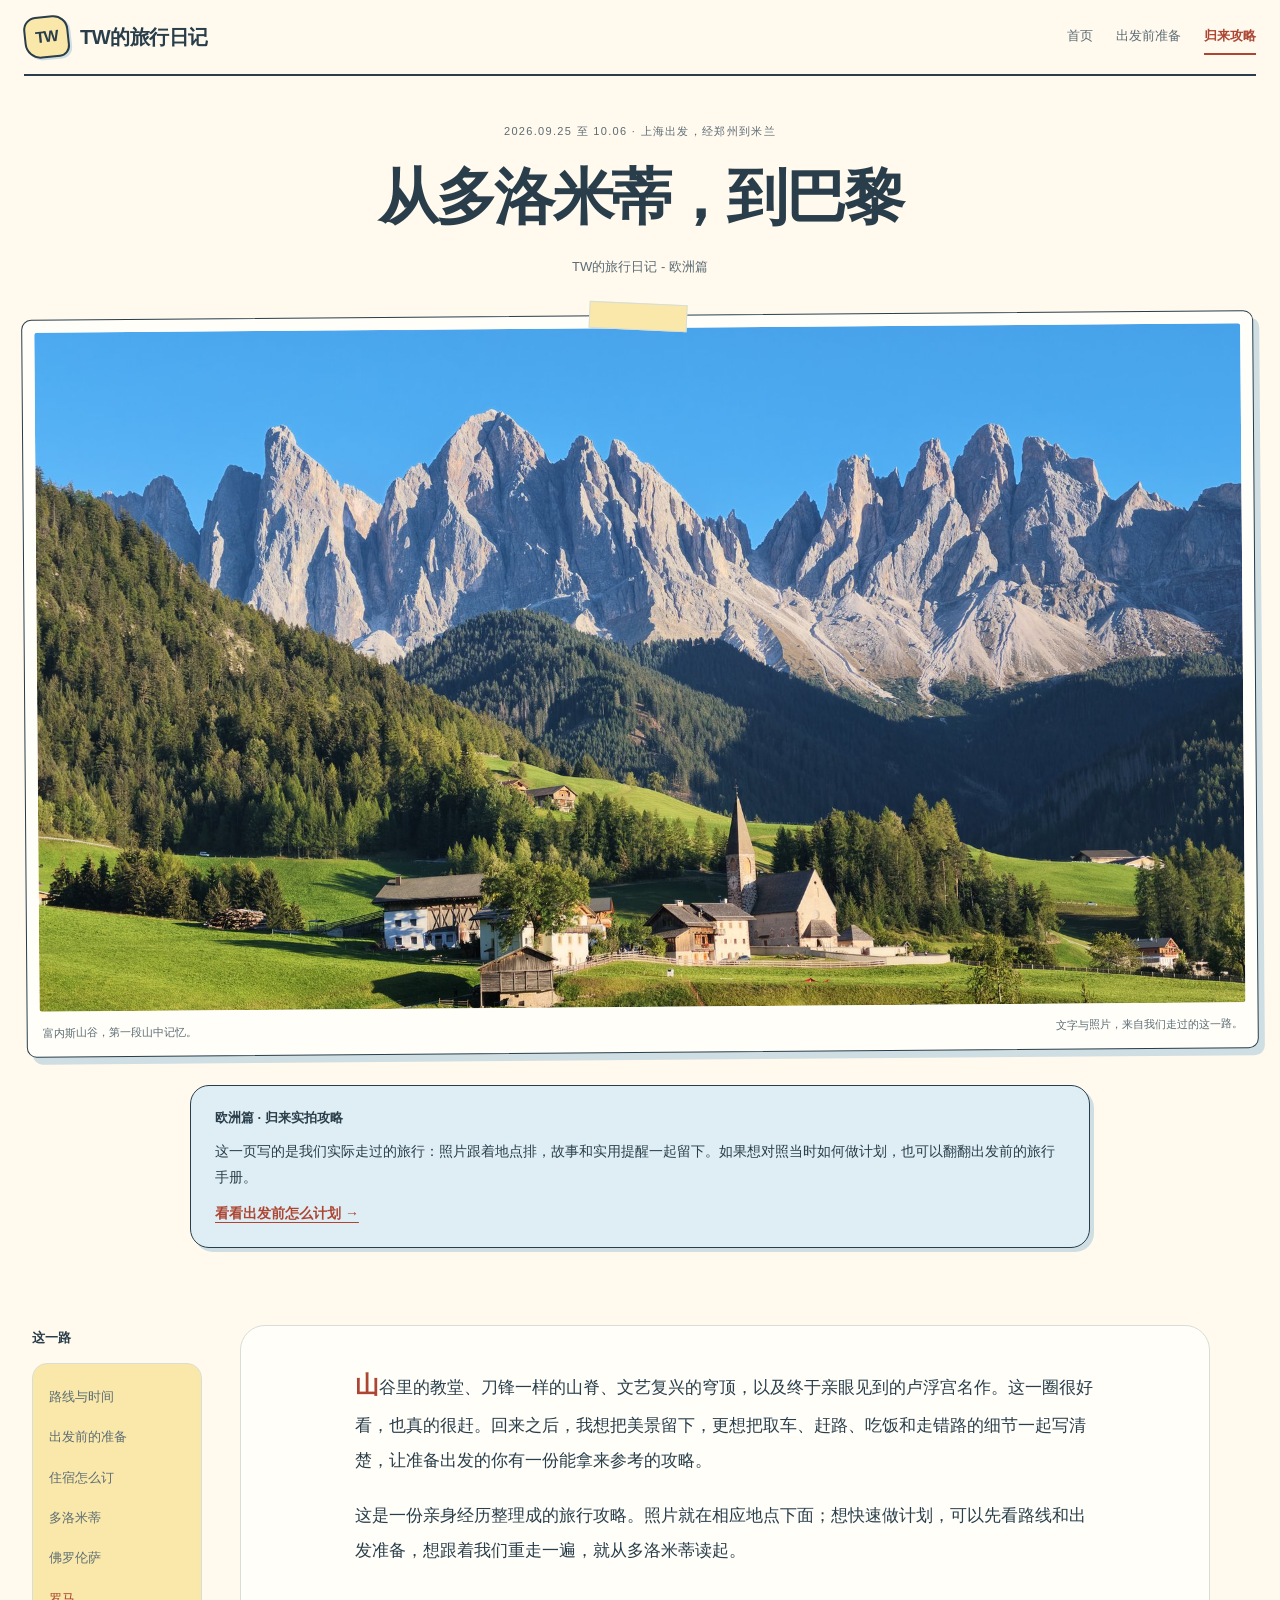
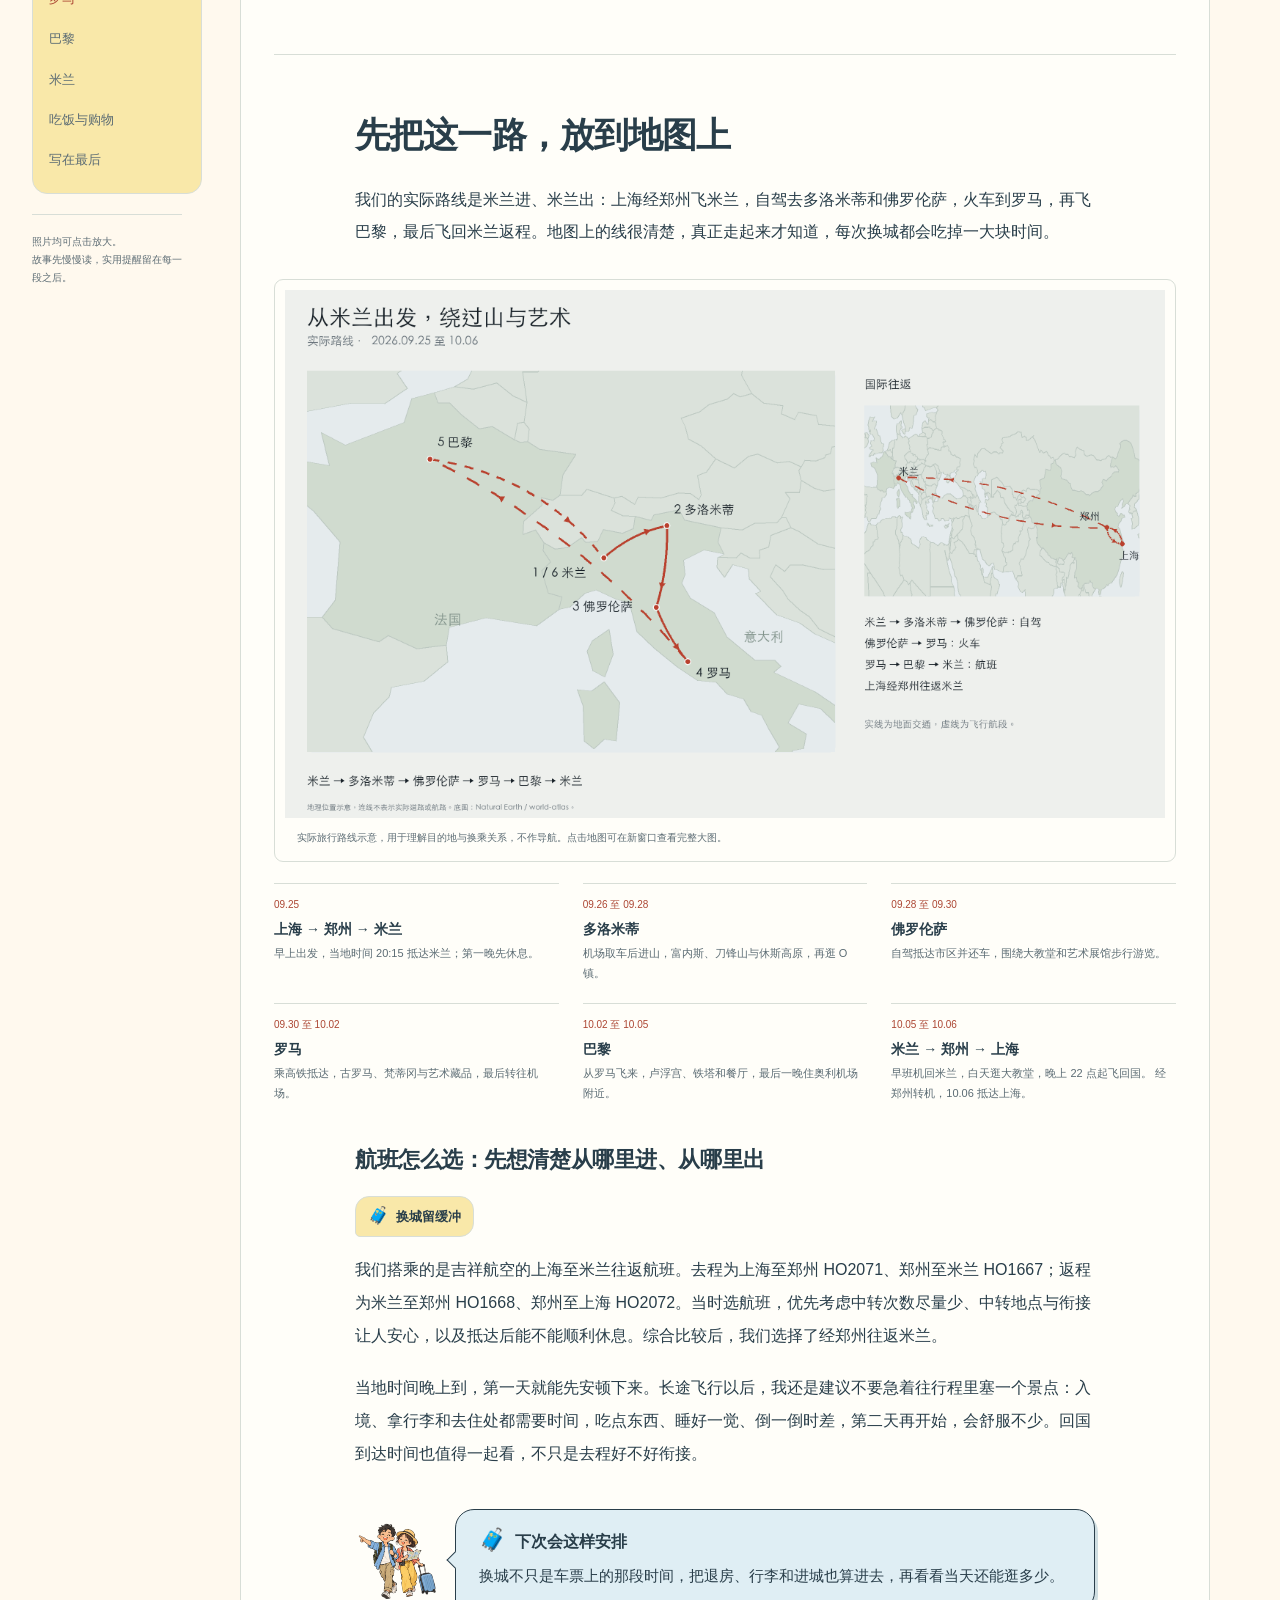
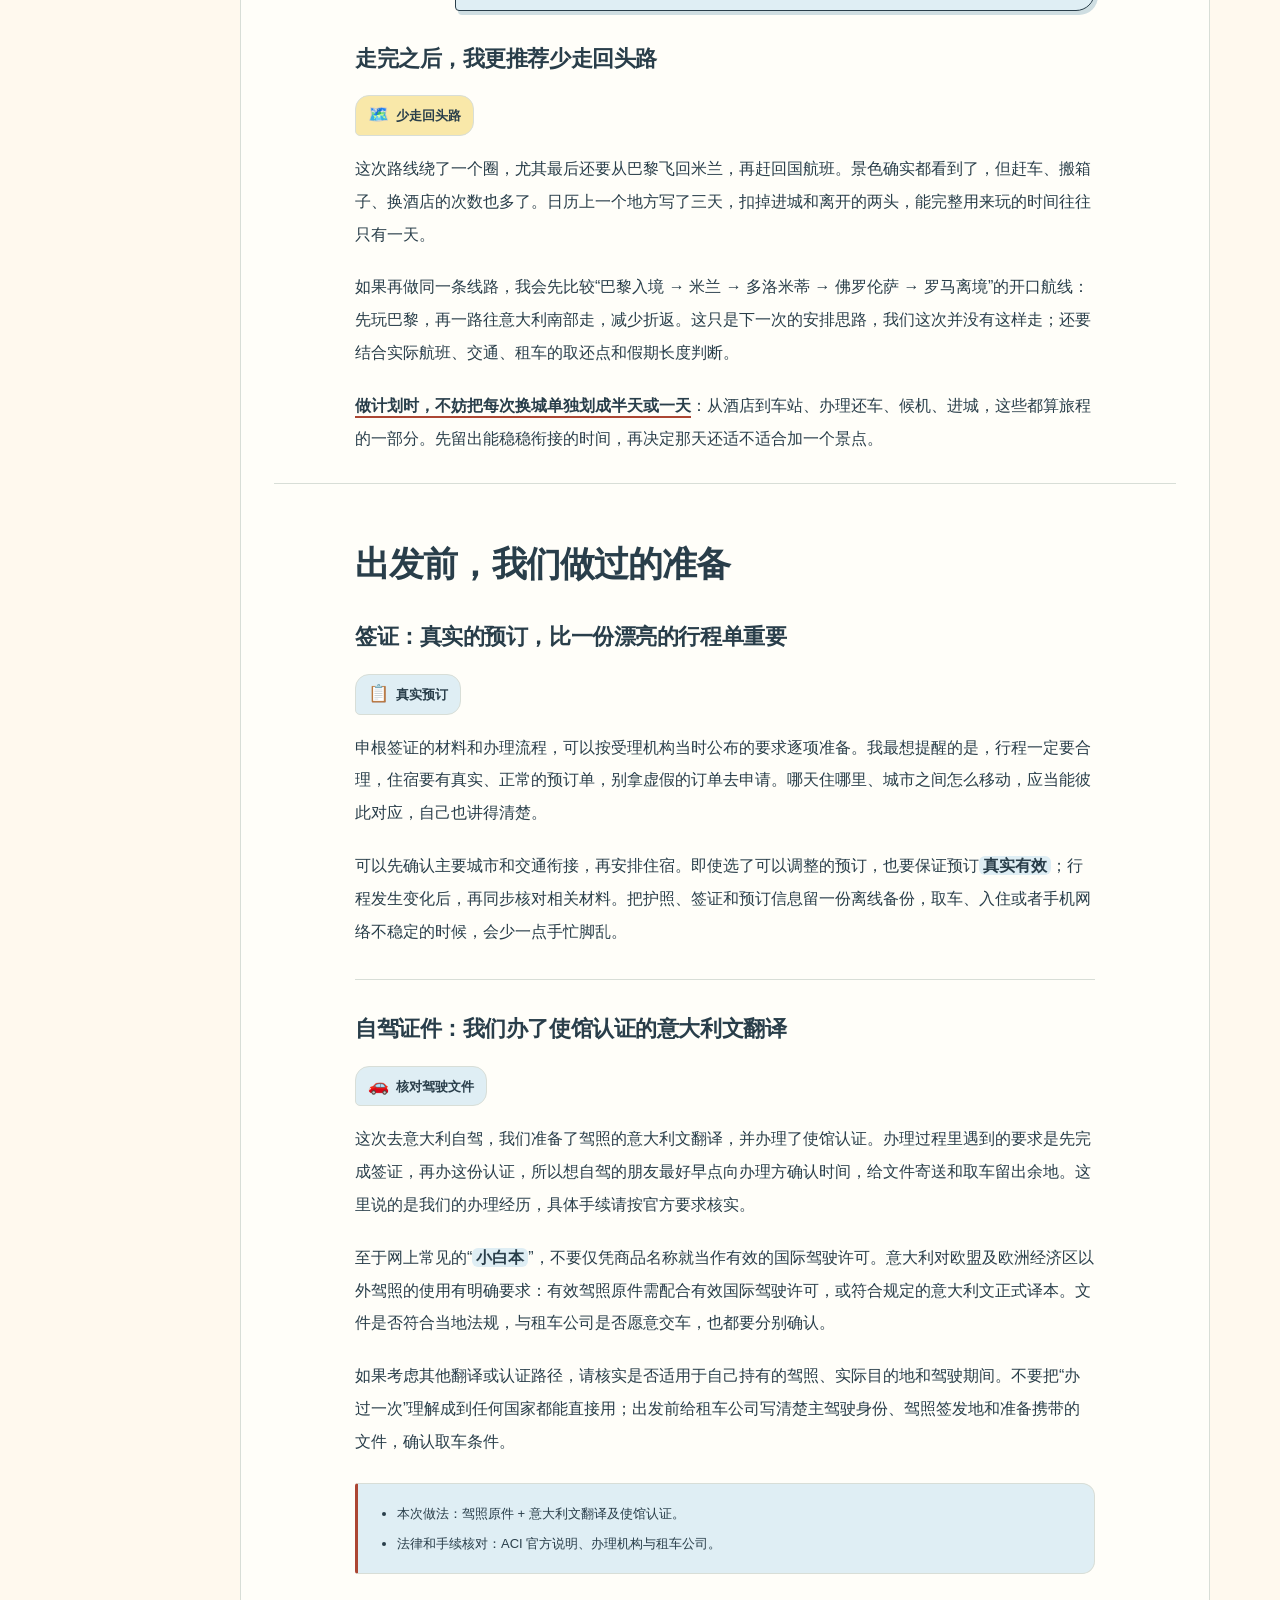
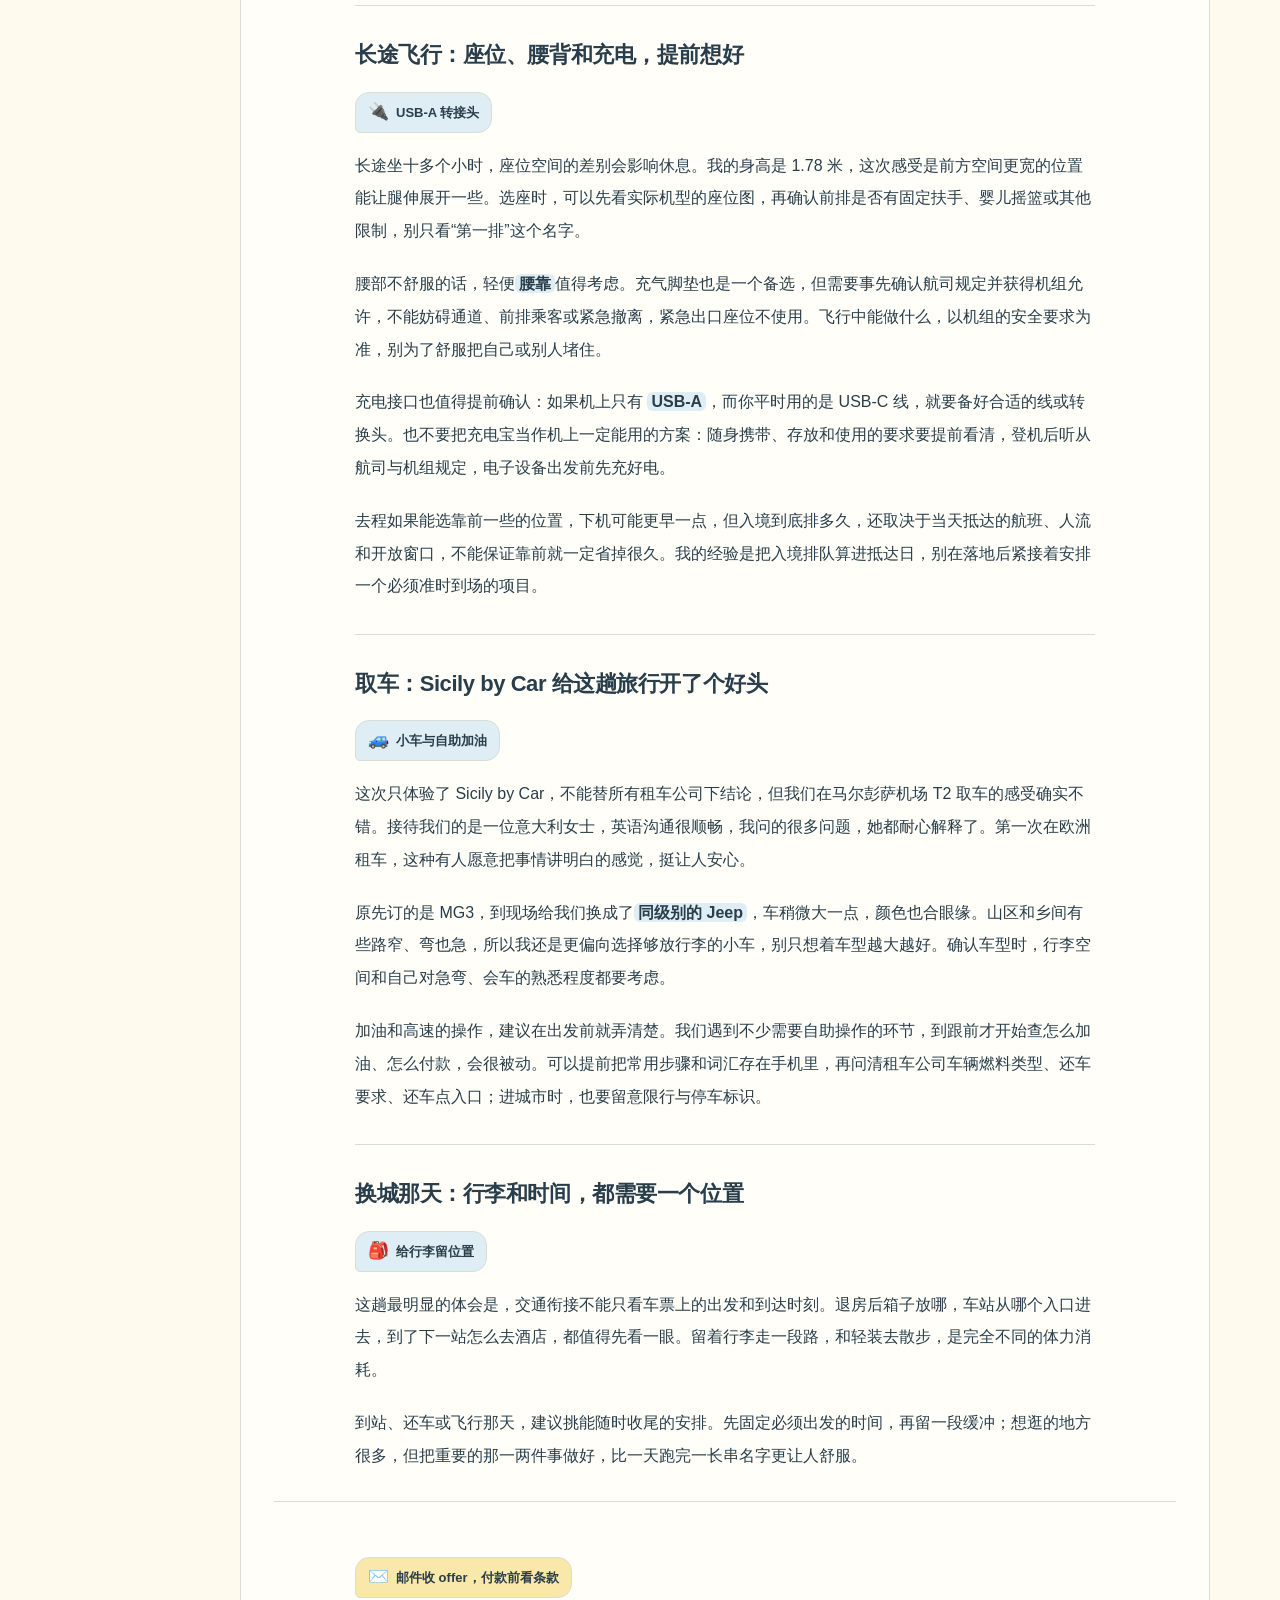
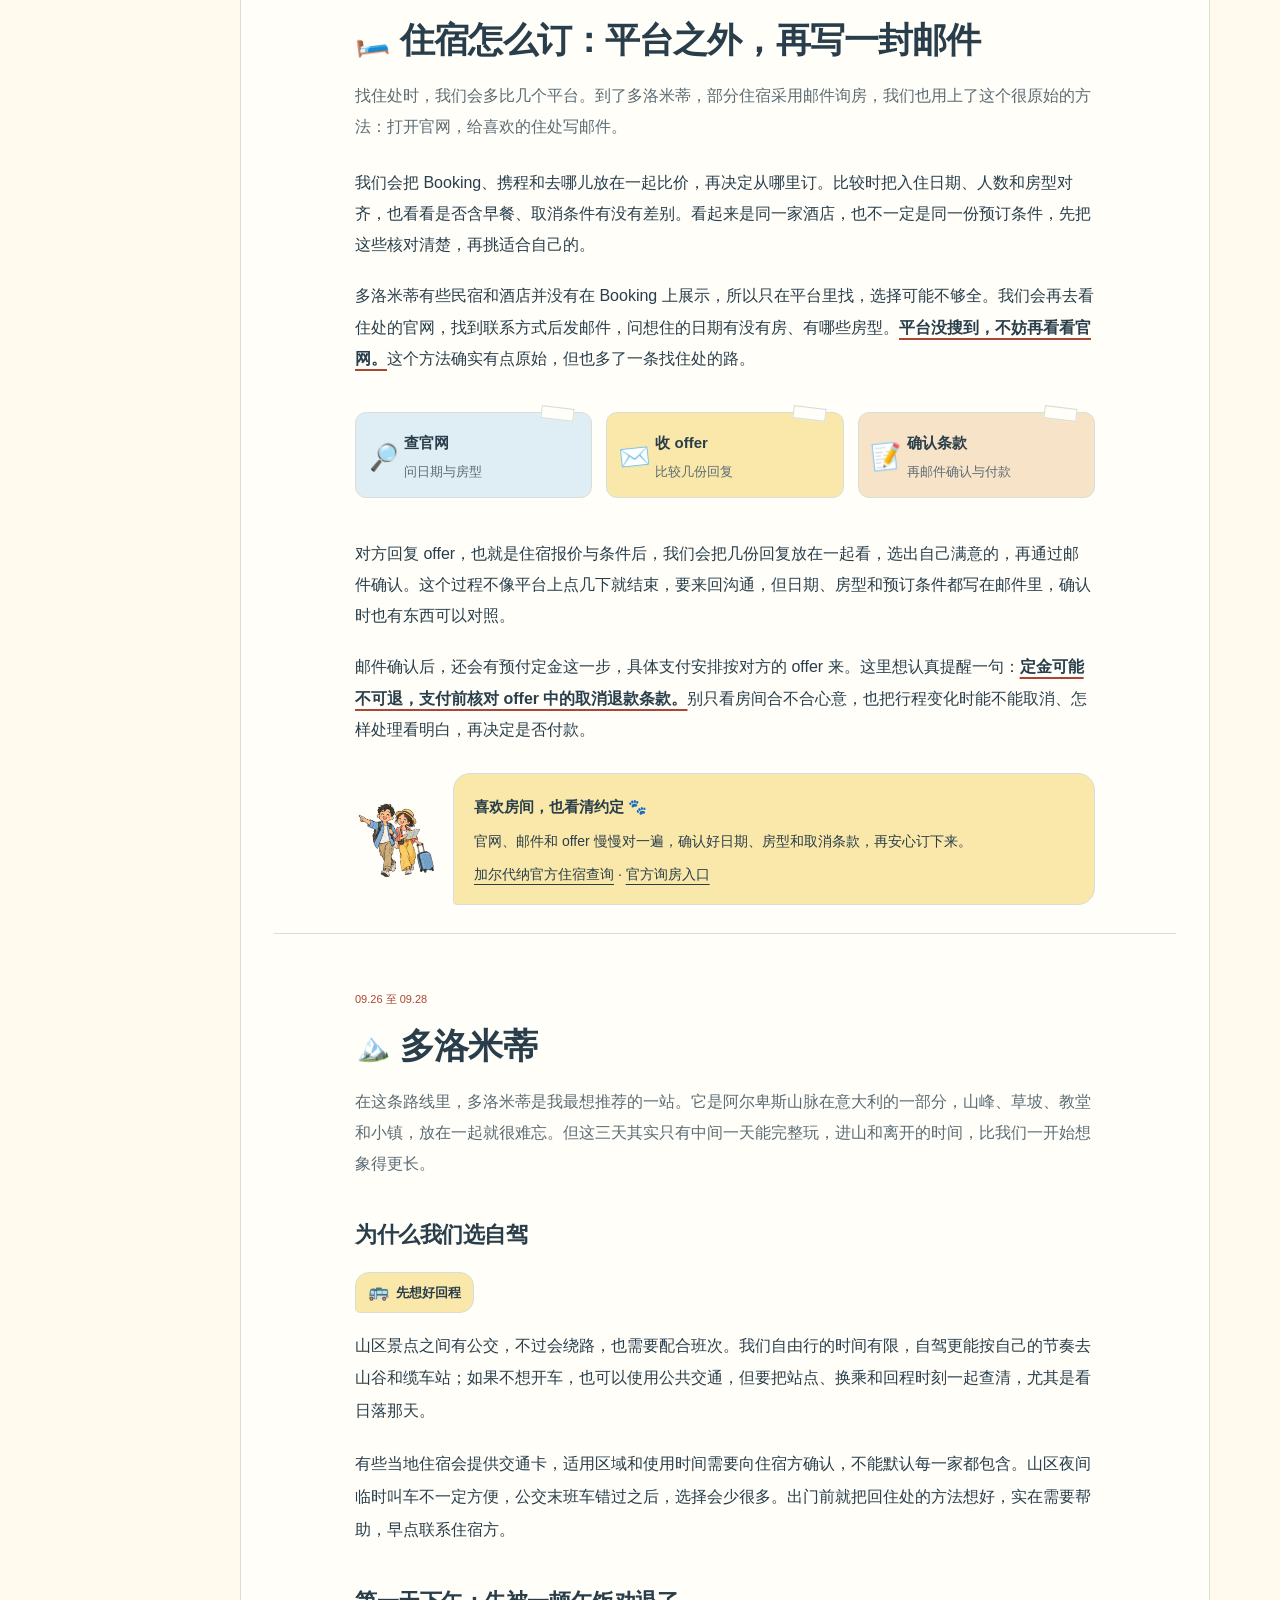
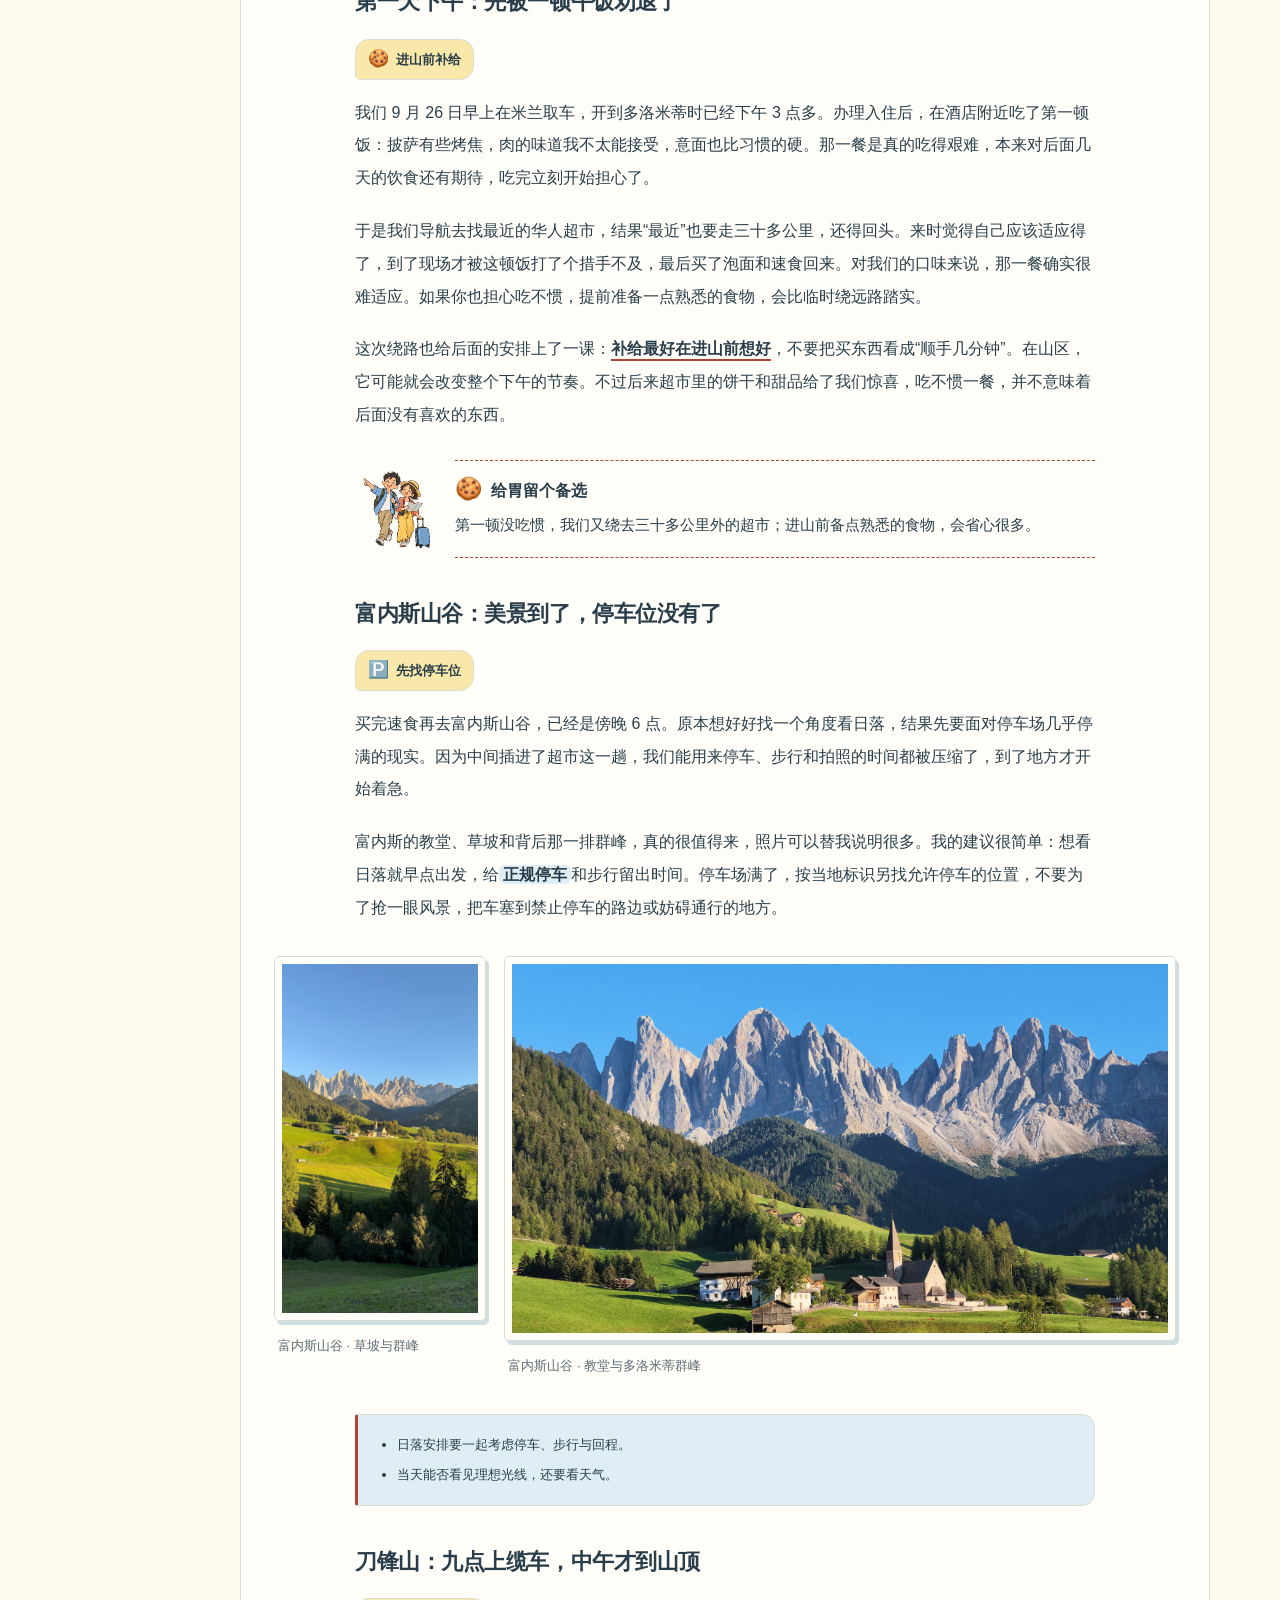
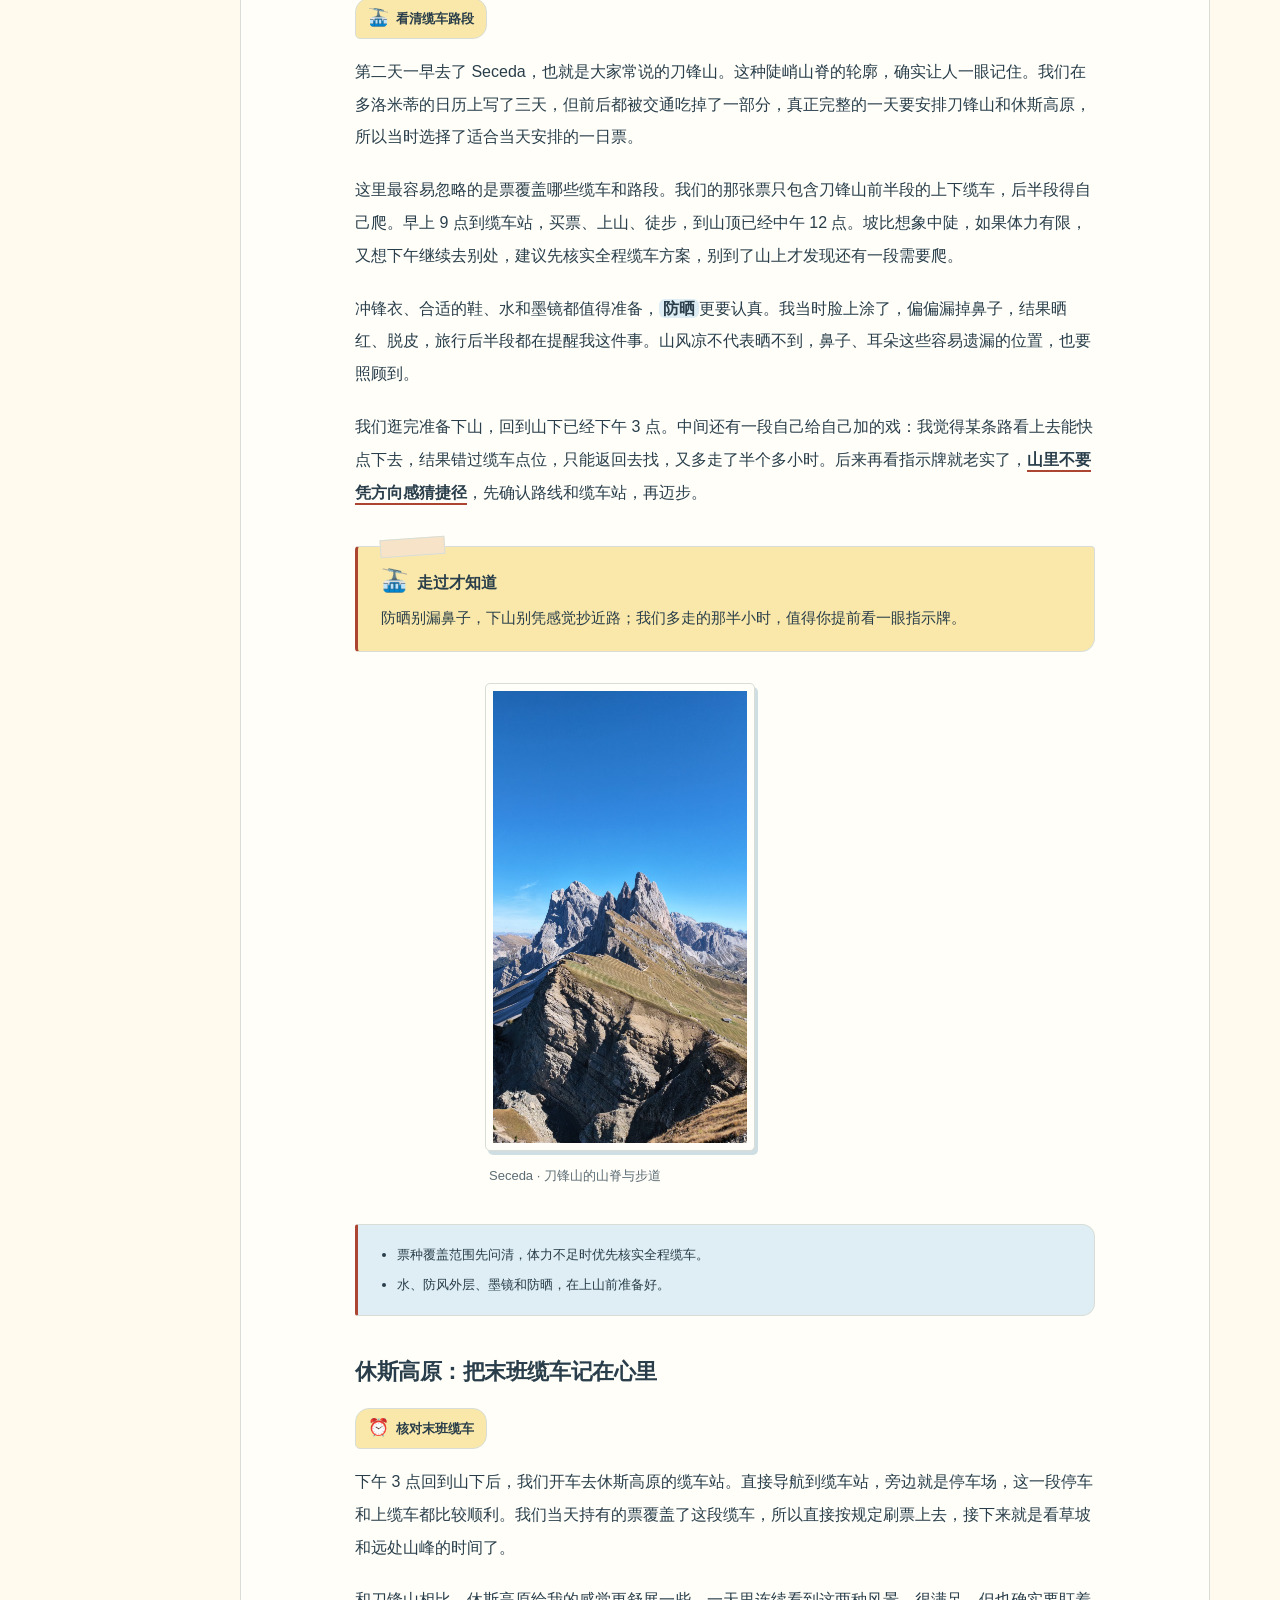
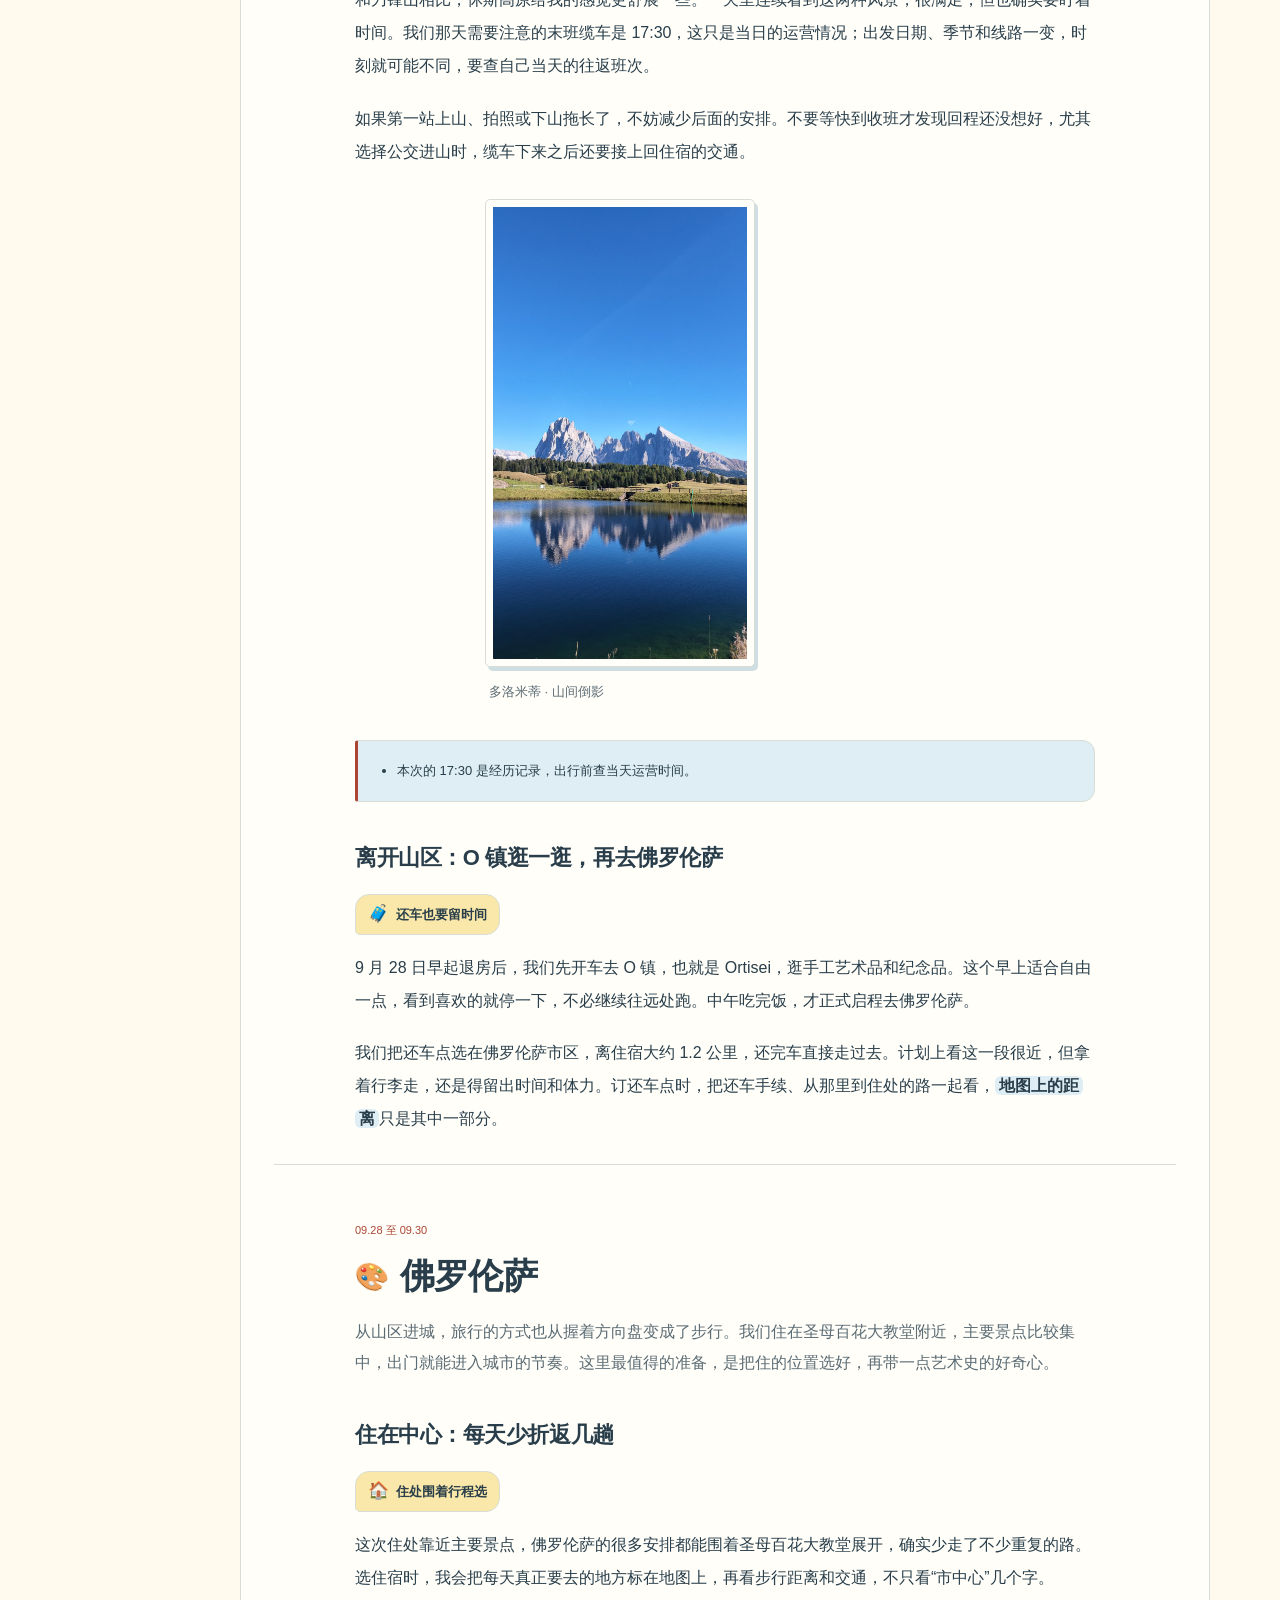
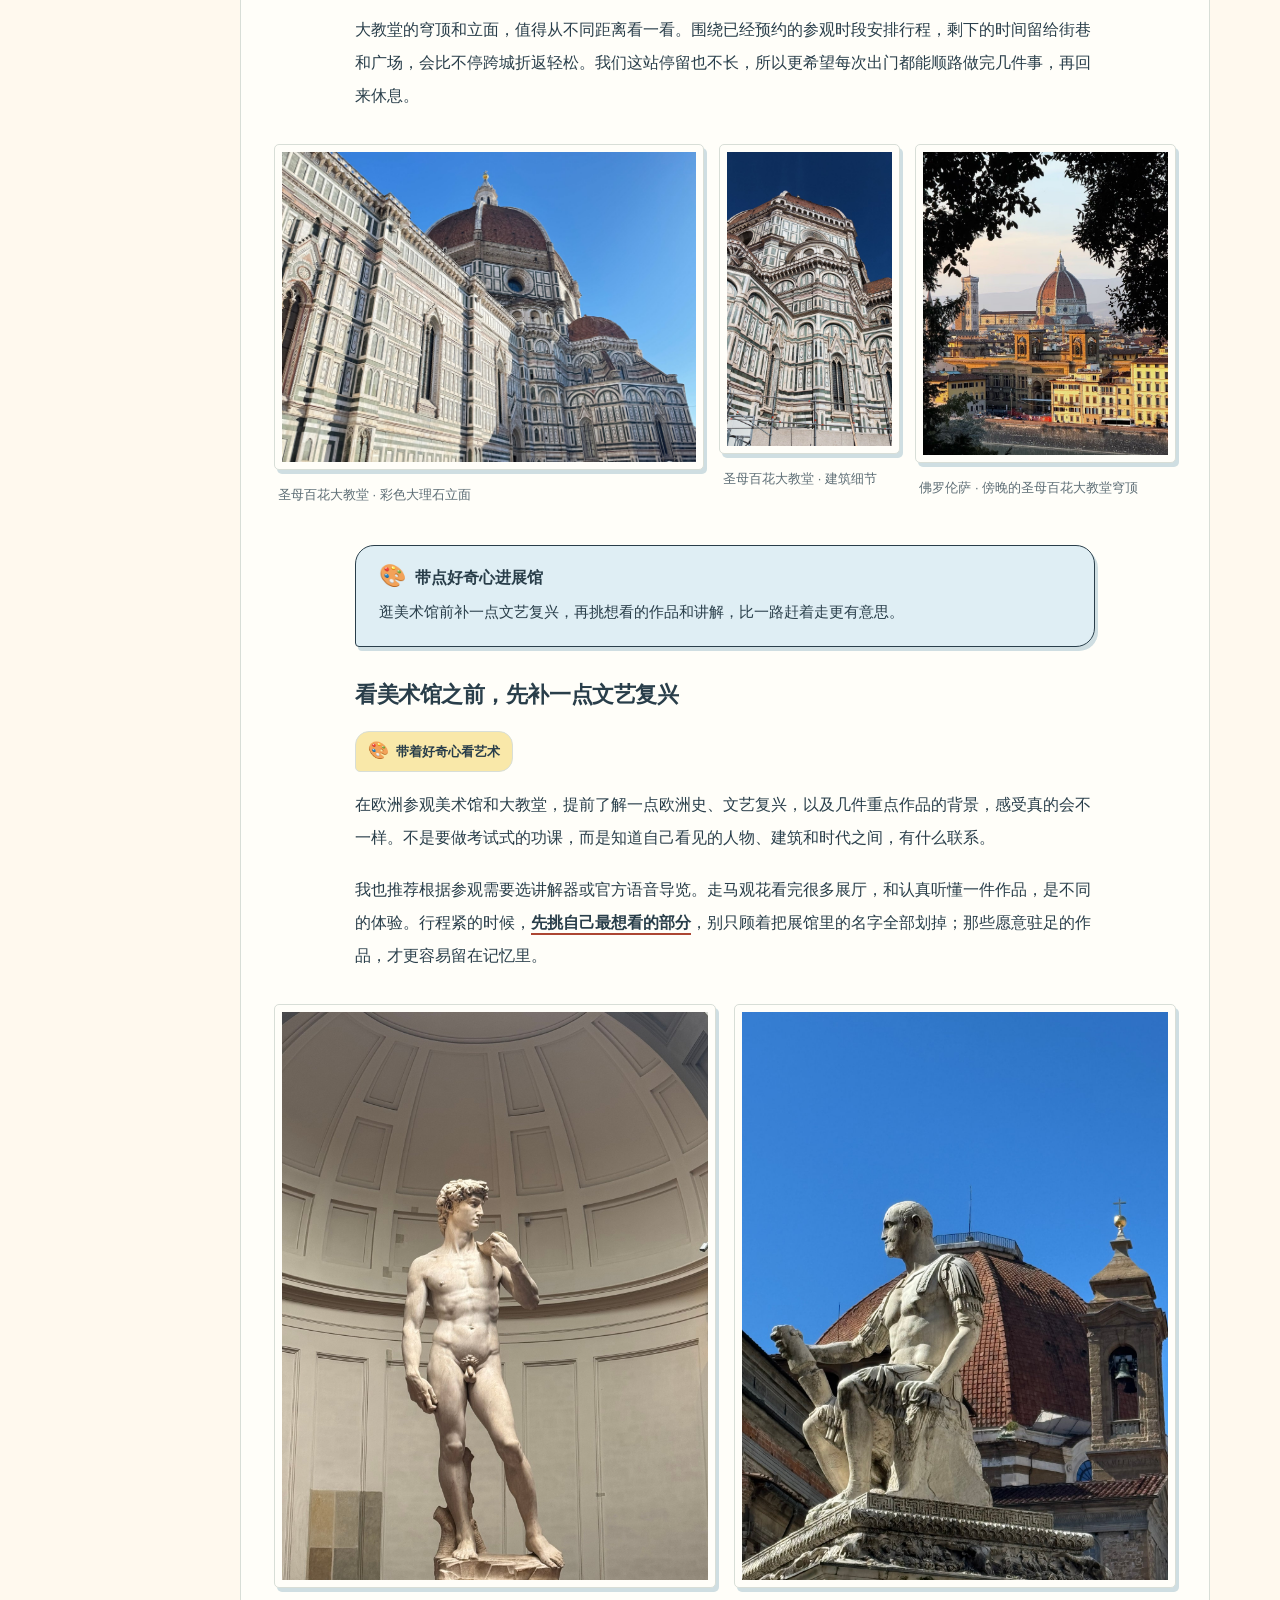
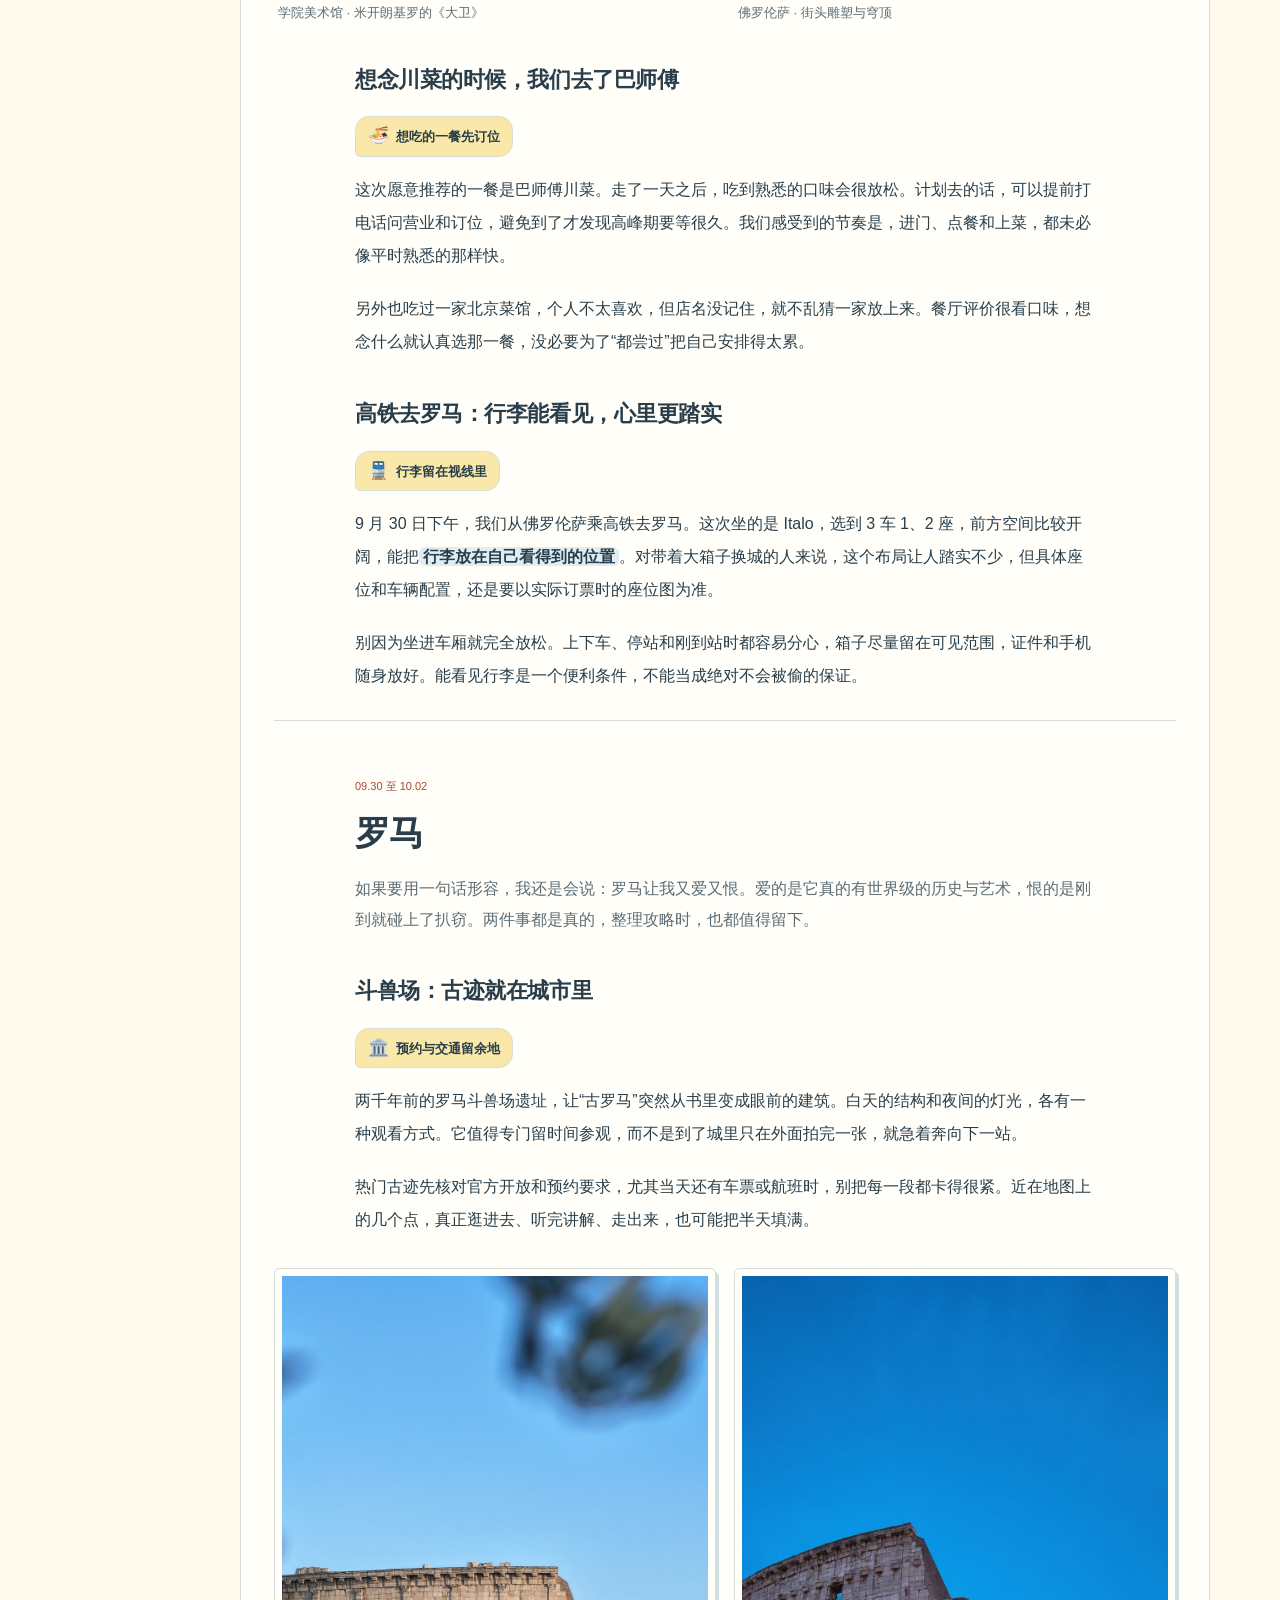
<file: public/travel-notes/index.html>
<!doctype html>
<html lang="zh-CN">
<head>
<meta charset="utf-8">
<meta name="viewport" content="width=device-width,initial-scale=1">

<meta name="theme-color" content="#f4f5f1">
<title>TW的旅行日记 - 欧洲篇｜归来实拍攻略</title>
<style>
:root{--paper:#f4f5f1;--white:#fff;--ink:#202b30;--muted:#657078;--line:#d2d8d3;--coral:#b74735;--soft:#eaede7;--serif:"Songti SC","STSong","Noto Serif CJK SC",serif;--sans:-apple-system,BlinkMacSystemFont,"PingFang SC","Microsoft YaHei",sans-serif}*{box-sizing:border-box}html{scroll-behavior:smooth;scroll-padding-top:28px}body{margin:0;background:var(--paper);color:var(--ink);font:16px/1.95 var(--sans);-webkit-font-smoothing:antialiased}img{display:block;max-width:100%;height:auto}a{color:inherit;text-underline-offset:5px}button{font:inherit}a:focus-visible,button:focus-visible{outline:3px solid var(--coral);outline-offset:5px}.skip{position:absolute;left:24px;top:-90px;z-index:70;padding:10px 16px;background:var(--ink);color:#fff}.skip:focus{top:10px}.masthead{width:min(1320px,calc(100% - 64px));margin:auto;display:flex;align-items:center;justify-content:space-between;gap:20px;border-bottom:1px solid var(--line);padding:23px 0 19px}.brand{font-size:19px;letter-spacing:.06em;font-weight:740;text-decoration:none}.brand span{color:var(--coral);font-weight:450;margin-left:10px}.masthead-right{display:flex;gap:25px;color:var(--muted);font-size:11px;align-items:center}.masthead-right a{text-decoration:none}.hero-heading{text-align:center;margin:49px auto 37px;max-width:1100px;padding-inline:24px}.hero-date{font-size:11px;letter-spacing:.12em;color:var(--muted);margin:0 0 15px}.hero h1{font:600 clamp(37px,4.8vw,68px)/1.3 var(--serif);letter-spacing:.035em;margin:0 0 17px}.hero h1 span{white-space:nowrap}.hero-subtitle{font-size:13px;color:var(--muted);margin:0}.hero-figure{margin:0 auto;max-width:1800px}.hero-figure img{width:100%;height:auto}.hero-figure figcaption{width:min(1320px,calc(100% - 64px));margin:auto;display:flex;justify-content:space-between;gap:14px;padding-top:13px;color:var(--muted);font-size:10px}.mobile-nav{display:none}.canvas{display:grid;grid-template-columns:170px minmax(0,970px);gap:54px;width:min(1280px,calc(100% - 64px));margin:0 auto;padding-top:75px}.side{align-self:start;position:sticky;top:30px;font-size:13px;max-height:calc(100vh - 60px);overflow:auto}.side-title{font-size:11px;color:var(--muted);margin:0 0 13px}.side nav{display:flex;flex-direction:column;border-left:1px solid var(--line);padding-left:17px;gap:9px}.side a{text-decoration:none;color:var(--muted);padding:4px 0;line-height:1.8}.side a:hover,.side a.current{color:var(--coral)}.side .side-note{color:var(--muted);font-size:10px;line-height:1.8;padding:18px 0 0;margin-top:20px;max-width:150px;border-top:1px solid var(--line)}.article{min-width:0}.reading{max-width:740px;margin-inline:auto}.opening{padding-bottom:37px}.opening p{font-size:17px;line-height:2.05;margin:0 0 20px}.opening p:first-child::first-letter{font-family:var(--serif);font-size:1.4em;font-weight:600;color:var(--coral)}.chapter{padding-top:55px;margin-top:28px;border-top:1px solid var(--line)}.chapter-header{max-width:740px;margin:0 auto 25px}.chapter h2{font:600 clamp(29px,3.1vw,43px)/1.4 var(--serif);letter-spacing:.03em;margin:0 0 16px}.chapter-lead{font-size:16px;color:var(--muted);line-height:1.95;margin:0}.chapter-date{font-size:11px;color:var(--coral);margin:0 0 10px}.story{margin-top:38px}.story h3,.prepare-item h3{font-size:22px;line-height:1.65;letter-spacing:-.02em;font-weight:670;margin:0 0 18px}.story p,.prepare-item p,.route-text p,.practical-item p{font-size:16px;line-height:2.05;margin:0 0 20px}.story p:last-child,.prepare-item p:last-child{margin-bottom:0}.takeaway{max-width:740px;margin:24px auto 0;padding:17px 20px 17px 22px;background:var(--soft);border-left:2px solid var(--coral);font-size:13px;color:#445258;line-height:1.95}.takeaway strong{color:var(--ink);font-weight:650}.takeaway ul{margin:0;padding:0 0 0 17px}.takeaway li+li{margin-top:5px}.gallery{display:flex;gap:18px;align-items:flex-start;margin:31px auto 37px}.photo{margin:0;min-width:0;flex:var(--ratio)}.photo a{display:block;text-decoration:none;background:#e2e6df}.photo img{width:100%;height:auto}.photo a:hover img{filter:brightness(.96)}.photo figcaption{font-size:13px;color:var(--muted);padding-top:10px;line-height:1.8}.gallery.single{max-width:480px}.gallery.single.landscape{max-width:none}.gallery.three{gap:15px}.route-map{margin:30px 0 0;padding:10px;background:var(--white);border:1px solid var(--line)}.route-map img{width:100%;height:auto}.route-map figcaption{font-size:10px;color:var(--muted);padding:10px 12px 3px}.itinerary{padding:0;margin:21px 0 33px;list-style:none;display:grid;grid-template-columns:repeat(3,minmax(0,1fr));gap:20px 24px}.itinerary li{border-top:1px solid var(--line);padding-top:11px;font-size:11px;color:var(--muted);line-height:1.8}.itinerary b{display:block;color:var(--ink);font-size:14px;font-weight:650;margin:2px 0}.itinerary time{color:var(--coral);font-size:10px}.route-thought{max-width:740px;margin:26px auto 0;padding:23px 0 0;border-top:1px solid var(--line)}.route-thought h3{font-size:18px;margin:0 0 13px}.route-thought p{font-size:15px;line-height:2;margin:0 0 14px}.prepare-item{max-width:740px;margin:31px auto 0}.prepare-item+.prepare-item{border-top:1px solid var(--line);padding-top:31px}.prepare-item .takeaway{margin-bottom:0}.practical-item{max-width:740px;margin:28px auto 0}.practical-item h3{font-size:21px;margin:0 0 17px}.closing{max-width:740px;margin:78px auto 0;padding:37px 0 20px;border-top:2px solid var(--coral)}.closing h2{font:600 clamp(29px,3vw,41px)/1.6 var(--serif);letter-spacing:.02em;margin:0 0 26px}.closing p{font-size:17px;line-height:2.05;margin:0 0 20px}.signature{color:var(--coral);font-size:13px!important;margin-top:29px!important}.references{max-width:740px;margin:40px auto 0;padding-top:23px;border-top:1px solid var(--line);font-size:11px;color:var(--muted);line-height:1.9}.references h2{font:650 12px var(--sans);margin:0 0 12px}.references ul{padding-left:17px;margin:0}.references li{margin-bottom:5px}.references p{margin:14px 0 0}.footer{width:min(1280px,calc(100% - 64px));margin:55px auto 0;border-top:1px solid var(--line);padding:22px 0 36px;display:flex;justify-content:space-between;gap:20px;font-size:11px;color:var(--muted)}.footer-tools{display:flex;gap:18px;align-items:center}.print-button{border:0;border-bottom:1px solid var(--line);background:none;padding:0;color:inherit;font:inherit;cursor:pointer}.viewer{border:0;background:#182126;color:#fff;padding:18px;width:min(1200px,96vw);max-width:96vw;max-height:96dvh}.viewer::backdrop{background:rgba(5,10,13,.92)}.viewer-top{display:flex;align-items:center;justify-content:space-between;gap:20px;margin-bottom:12px;font-size:12px;color:#c9d2d6}.viewer button{border:1px solid #657078;background:#243139;color:white;padding:8px 15px;font-size:13px;cursor:pointer;min-height:42px}.viewer img{max-height:70dvh;max-width:100%;width:auto;margin:auto;object-fit:contain}.viewer-bottom{display:flex;align-items:center;justify-content:space-between;gap:16px;margin-top:13px}.viewer-caption{font-size:12px;line-height:1.6;margin:0;max-width:790px}.viewer-arrows{display:flex;gap:8px;flex-shrink:0}
@media(min-width:1600px){.canvas{gap:68px}.hero-heading{margin-block:59px 43px}}
@media(max-width:1100px){.canvas{grid-template-columns:140px minmax(0,1fr);gap:30px;width:calc(100% - 48px)}.side{font-size:13px}.side nav{padding-left:12px}.opening p{font-size:16px}.hero h1{font-size:53px}.story p,.prepare-item p,.route-text p,.practical-item p{font-size:16px}.gallery{gap:13px}.gallery.three{gap:10px}}
@media(max-width:800px){html{scroll-padding-top:75px}.masthead{width:calc(100% - 36px);padding:18px 0 15px}.brand{font-size:17px}.masthead-right{font-size:10px;gap:15px}.masthead-right span{display:none}.hero-heading{margin:35px auto 27px;padding-inline:18px}.hero-date{font-size:10px;letter-spacing:.08em;margin-bottom:12px}.hero h1{font-size:39px;letter-spacing:.01em}.hero h1 span{display:block}.hero-subtitle{font-size:12px;line-height:1.8}.hero-figure figcaption{width:calc(100% - 36px);font-size:9px;gap:8px;padding-top:10px}.mobile-nav{display:flex;position:sticky;top:0;z-index:20;background:rgba(244,245,241,.98);border-block:1px solid var(--line);padding:13px 18px;gap:22px;overflow:auto;white-space:nowrap;scrollbar-width:none;margin-top:22px}.mobile-nav::-webkit-scrollbar{display:none}.mobile-nav a{font-size:13px;flex:none;text-decoration:none;color:var(--muted)}.mobile-nav a:first-child{color:var(--coral)}.canvas{display:block;width:calc(100% - 36px);padding-top:32px}.side{display:none}.reading{max-width:690px}.opening{padding-bottom:13px}.opening p{font-size:16px;line-height:1.95;margin-bottom:20px}.chapter{padding-top:33px;margin-top:29px}.chapter-header{margin-bottom:23px}.chapter h2{font-size:31px;line-height:1.45}.chapter-lead{font-size:15px;line-height:1.95}.chapter-date{font-size:10px}.story{margin-top:30px}.story h3,.prepare-item h3{font-size:21px;line-height:1.6;margin-bottom:15px}.story p,.prepare-item p,.route-text p,.practical-item p{font-size:16px;line-height:1.95;margin-bottom:20px}.takeaway{padding:15px 17px;margin-top:20px;font-size:13px;line-height:1.9}.gallery{gap:11px;margin-block:24px 29px}.photo figcaption{font-size:12px;line-height:1.7;padding-top:8px}.gallery.single{max-width:370px}.gallery.three{flex-wrap:wrap;gap:14px 11px}.gallery.three .photo{flex:0 0 calc(50% - 5.5px)}.gallery.three .photo:last-child{margin-inline:auto}.gallery.mixed{flex-wrap:wrap;justify-content:center;gap:20px}.gallery.mixed .photo{flex:0 0 78%;max-width:370px}.gallery.mixed .photo.landscape{flex:0 0 100%;max-width:none;order:-1}.gallery.mixed.three .photo.portrait{flex:0 0 calc(50% - 5.5px);max-width:none}.gallery.mixed.three .photo:last-child{margin-inline:0}.route-map{margin-top:23px;padding:4px}.route-map figcaption{font-size:9px;padding:8px}.itinerary{grid-template-columns:repeat(2,minmax(0,1fr));gap:17px;margin-top:18px}.itinerary li{font-size:10px}.itinerary b{font-size:13px}.route-thought{margin-top:23px;padding-top:19px}.route-thought p{font-size:15px}.prepare-item{margin-top:27px}.prepare-item+.prepare-item{padding-top:27px}.practical-item h3{font-size:21px}.closing{margin-top:52px;padding-top:29px}.closing h2{font-size:30px;line-height:1.6;margin-bottom:24px}.closing p{font-size:16px;line-height:1.95}.references{margin-top:25px;font-size:10px}.footer{width:calc(100% - 36px);font-size:10px;display:block;margin-top:33px;padding:19px 0 25px}.footer-tools{margin-top:12px}.viewer{padding:12px}.viewer img{max-height:67dvh}.viewer-bottom{align-items:start;flex-direction:column;gap:12px}.viewer-arrows{width:100%;justify-content:space-between}.viewer-caption{font-size:11px}}
@media(max-width:370px){.hero h1{font-size:33px}.hero-date{font-size:9px}.hero-subtitle{font-size:11px}.gallery{gap:9px}.chapter h2{font-size:28px}}
@media(prefers-reduced-motion:reduce){html{scroll-behavior:auto}*,*::before,*::after{transition:none!important;animation:none!important}}
@media print{html{scroll-behavior:auto}body{background:white;color:#111;font-size:11pt}.side,.mobile-nav,.masthead-right,.footer-tools,.skip,.viewer{display:none!important}.canvas{display:block;width:100%;padding-top:20px}.reading,.chapter-header,.prepare-item,.takeaway,.practical-item,.closing,.references{max-width:none}.masthead,.footer{width:100%}.hero-heading{margin:20px auto}.hero h1{font-size:29pt}.hero-figure img{max-height:220px;width:auto;margin:auto}.hero-figure figcaption{width:100%}.story p,.opening p,.prepare-item p,.route-text p,.practical-item p,.closing p{font-size:10pt;line-height:1.7}.chapter{padding-top:20px;margin-top:20px}.chapter h2{font-size:23pt}.photo,.takeaway,.chapter-header,.route-thought{break-inside:avoid}.photo img{max-height:280px;width:auto;margin:auto}.route-map img{max-height:330px;width:auto;margin:auto}.route-map{border:0}.gallery{gap:15px}.closing{margin-top:25px;padding-top:20px}.references{font-size:8pt}.chapter h2,.story h3{break-after:avoid}a{text-decoration:none}}
</style>
<meta name="description" content="TW的旅行日记 - 欧洲篇：意大利与法国归来后的完整实拍攻略，22 张照片按地点展开，保留亲身经历、完整路线与实用提醒。">
<meta property="og:title" content="TW的旅行日记 - 欧洲篇｜归来实拍攻略">
<meta property="og:description" content="TW的旅行日记 - 欧洲篇：意大利与法国归来后的完整实拍攻略，22 张照片按地点展开，保留亲身经历、完整路线与实用提醒。">
<meta property="og:type" content="article">
<link rel="stylesheet" href="../site-assets/brand.css?v=europe-reading-1">
</head>
<body class="tw-notes">
<a class="skip" href="#introduction">跳至旅行手记正文</a>
<header class="tw-site-header" id="top"><a class="tw-site-brand" href="../"><span class="tw-mark" aria-hidden="true">TW</span>TW的旅行日记</a><nav class="tw-site-nav" aria-label="网站导航"><a href="../">首页</a><a href="../travel/">出发前准备</a><a href="../travel-notes/" aria-current="page">归来攻略</a></nav></header><details class="tw-reading-companion" id="reading-contents"><summary><img src="../site-assets/tw-travelers.png" alt="" width="1254" height="1254"><span class="tw-companion-copy"><span>小旅伴陪你读</span><b id="tw-current-chapter">欧洲篇</b></span><span class="tw-contents-toggle">章节目录 <span aria-hidden="true">⌄</span></span></summary><nav class="mobile-nav" aria-label="旅行手记章节"><a href="#route">路线与时间</a><a href="#prepare">出发前的准备</a><a href="#stay">住宿怎么订</a><a href="#dolomites">多洛米蒂</a><a href="#florence">佛罗伦萨</a><a href="#rome">罗马</a><a href="#paris">巴黎</a><a href="#milan">米兰</a><a href="#practical">吃饭与购物</a><a href="#ending">写在最后</a></nav></details>
<section class="hero" aria-labelledby="page-title"><div class="hero-heading"><p class="hero-date">2026.09.25 至 10.06 · 上海出发，经郑州到米兰</p><h1 id="page-title"><span>从多洛米蒂，</span><span>到巴黎</span></h1><p class="hero-subtitle">TW的旅行日记 - 欧洲篇</p></div><figure class="hero-figure"><img src="travel-guide-assets/dolomites-02.jpg" width="1800" height="1012" fetchpriority="high" alt="富内斯山谷的草坡、教堂与阳光下的多洛米蒂群峰"><figcaption><span>富内斯山谷，第一段山中记忆。</span><span>文字与照片，来自我们走过的这一路。</span></figcaption></figure></section>
<aside class="tw-page-intro"><strong>欧洲篇 · 归来实拍攻略</strong><p>这一页写的是我们实际走过的旅行：照片跟着地点排，故事和实用提醒一起留下。如果想对照当时如何做计划，也可以翻翻出发前的旅行手册。</p><a href="../travel/">看看出发前怎么计划 →</a></aside>

<div class="canvas"><aside class="side"><p class="side-title">这一路</p><nav aria-label="旅行手记目录"><a href="#route">路线与时间</a><a href="#prepare">出发前的准备</a><a href="#stay">住宿怎么订</a><a href="#dolomites">多洛米蒂</a><a href="#florence">佛罗伦萨</a><a href="#rome">罗马</a><a href="#paris">巴黎</a><a href="#milan">米兰</a><a href="#practical">吃饭与购物</a><a href="#ending">写在最后</a></nav><p class="side-note">照片均可点击放大。<br>故事先慢慢读，实用提醒留在每一段之后。</p></aside><main class="article" id="introduction">
<div class="opening reading"><p>山谷里的教堂、刀锋一样的山脊、文艺复兴的穹顶，以及终于亲眼见到的卢浮宫名作。这一圈很好看，也真的很赶。回来之后，我想把美景留下，更想把取车、赶路、吃饭和走错路的细节一起写清楚，让准备出发的你有一份能拿来参考的攻略。</p><p>这是一份亲身经历整理成的旅行攻略。照片就在相应地点下面；想快速做计划，可以先看路线和出发准备，想跟着我们重走一遍，就从多洛米蒂读起。</p></div>
<section class="chapter" id="route"><header class="chapter-header"><h2>先把这一路，放到地图上</h2></header>
<div class="reading route-text"><p>我们的实际路线是米兰进、米兰出：上海经郑州飞米兰，自驾去多洛米蒂和佛罗伦萨，火车到罗马，再飞巴黎，最后飞回米兰返程。地图上的线很清楚，真正走起来才知道，每次换城都会吃掉一大块时间。</p></div>
<figure class="route-map"><a href="travel-guide-assets/route-overview.png" target="_blank" rel="noopener" aria-label="在新窗口打开完整路线大图"><picture><source media="(max-width:600px)" srcset="travel-guide-assets/route-mobile.png" width="1200" height="1800"><img src="travel-guide-assets/route-overview.png" width="2400" height="1440" alt="上海经郑州飞米兰，自驾到多洛米蒂和佛罗伦萨，乘火车到罗马，飞巴黎后飞回米兰，再经郑州回上海。" loading="lazy"></picture></a><figcaption>实际旅行路线示意，用于理解目的地与换乘关系，不作导航。点击地图可在新窗口查看完整大图。</figcaption></figure>
<ol class="itinerary" aria-label="实际旅行时间线"><li><time>09.25</time><b>上海 → 郑州 → 米兰</b>早上出发，当地时间 20:15 抵达米兰；第一晚先休息。</li><li><time>09.26 至 09.28</time><b>多洛米蒂</b>机场取车后进山，富内斯、刀锋山与休斯高原，再逛 O 镇。</li><li><time>09.28 至 09.30</time><b>佛罗伦萨</b>自驾抵达市区并还车，围绕大教堂和艺术展馆步行游览。</li><li><time>09.30 至 10.02</time><b>罗马</b>乘高铁抵达，古罗马、梵蒂冈与艺术藏品，最后转往机场。</li><li><time>10.02 至 10.05</time><b>巴黎</b>从罗马飞来，卢浮宫、铁塔和餐厅，最后一晚住奥利机场附近。</li><li><time>10.05 至 10.06</time><b>米兰 → 郑州 → 上海</b>早班机回米兰，白天逛大教堂，晚上 22 点起飞回国。 经郑州转机，10.06 抵达上海。</li></ol>
<section class="story" id="route-flights"><div class="reading"><h3>航班怎么选：先想清楚从哪里进、从哪里出</h3><div class="tw-topic-line"><span class="tw-topic-chip"><span aria-hidden="true">🧳</span>换城留缓冲</span></div><p>我们搭乘的是吉祥航空的上海至米兰往返航班。去程为上海至郑州 HO2071、郑州至米兰 HO1667；返程为米兰至郑州 HO1668、郑州至上海 HO2072。当时选航班，优先考虑中转次数尽量少、中转地点与衔接让人安心，以及抵达后能不能顺利休息。综合比较后，我们选择了经郑州往返米兰。</p><p>当地时间晚上到，第一天就能先安顿下来。长途飞行以后，我还是建议不要急着往行程里塞一个景点：入境、拿行李和去住处都需要时间，吃点东西、睡好一觉、倒一倒时差，第二天再开始，会舒服不少。回国到达时间也值得一起看，不只是去程好不好衔接。</p></div></section><section class="story" id="route-next"><aside class="tw-read-note tw-read-note--opening has-sticker" id="note-route-next" aria-labelledby="note-title-route-next"><img class="tw-note-sticker" src="../site-assets/tw-travelers.png" alt="" width="1254" height="1254" loading="lazy" decoding="async"><div class="tw-note-paper"><h4 id="note-title-route-next"><span aria-hidden="true">🧳</span>下次会这样安排</h4><p>换城不只是车票上的那段时间，把退房、行李和进城也算进去，再看看当天还能逛多少。</p></div></aside><div class="reading"><h3>走完之后，我更推荐少走回头路</h3><div class="tw-topic-line"><span class="tw-topic-chip"><span aria-hidden="true">🗺️</span>少走回头路</span></div><p>这次路线绕了一个圈，尤其最后还要从巴黎飞回米兰，再赶回国航班。景色确实都看到了，但赶车、搬箱子、换酒店的次数也多了。日历上一个地方写了三天，扣掉进城和离开的两头，能完整用来玩的时间往往只有一天。</p><p>如果再做同一条线路，我会先比较“巴黎入境 → 米兰 → 多洛米蒂 → 佛罗伦萨 → 罗马离境”的开口航线：先玩巴黎，再一路往意大利南部走，减少折返。这只是下一次的安排思路，我们这次并没有这样走；还要结合实际航班、交通、租车的取还点和假期长度判断。</p><p><strong class="tw-reading-key">做计划时，不妨把每次换城单独划成半天或一天</strong>：从酒店到车站、办理还车、候机、进城，这些都算旅程的一部分。先留出能稳稳衔接的时间，再决定那天还适不适合加一个景点。</p></div></section></section>
<section class="chapter" id="prepare"><header class="chapter-header"><h2>出发前，我们做过的准备</h2></header><section class="prepare-item"><h3>签证：真实的预订，比一份漂亮的行程单重要</h3><div class="tw-topic-line"><span class="tw-topic-chip"><span aria-hidden="true">📋</span>真实预订</span></div><p>申根签证的材料和办理流程，可以按受理机构当时公布的要求逐项准备。我最想提醒的是，行程一定要合理，住宿要有真实、正常的预订单，别拿虚假的订单去申请。哪天住哪里、城市之间怎么移动，应当能彼此对应，自己也讲得清楚。</p><p>可以先确认主要城市和交通衔接，再安排住宿。即使选了可以调整的预订，也要保证预订<span class="tw-inline-chip">真实有效</span>；行程发生变化后，再同步核对相关材料。把护照、签证和预订信息留一份离线备份，取车、入住或者手机网络不稳定的时候，会少一点手忙脚乱。</p></section><section class="prepare-item"><h3>自驾证件：我们办了使馆认证的意大利文翻译</h3><div class="tw-topic-line"><span class="tw-topic-chip"><span aria-hidden="true">🚗</span>核对驾驶文件</span></div><p>这次去意大利自驾，我们准备了驾照的意大利文翻译，并办理了使馆认证。办理过程里遇到的要求是先完成签证，再办这份认证，所以想自驾的朋友最好早点向办理方确认时间，给文件寄送和取车留出余地。这里说的是我们的办理经历，具体手续请按官方要求核实。</p><p>至于网上常见的“<span class="tw-inline-chip">小白本</span>”，不要仅凭商品名称就当作有效的国际驾驶许可。意大利对欧盟及欧洲经济区以外驾照的使用有明确要求：有效驾照原件需配合有效国际驾驶许可，或符合规定的意大利文正式译本。文件是否符合当地法规，与租车公司是否愿意交车，也都要分别确认。</p><p>如果考虑其他翻译或认证路径，请核实是否适用于自己持有的驾照、实际目的地和驾驶期间。不要把“办过一次”理解成到任何国家都能直接用；出发前给租车公司写清楚主驾驶身份、驾照签发地和准备携带的文件，确认取车条件。</p><aside class="takeaway" aria-label="实用提醒"><ul><li>本次做法：驾照原件 + 意大利文翻译及使馆认证。</li><li>法律和手续核对：ACI 官方说明、办理机构与租车公司。</li></ul></aside></section><section class="prepare-item"><h3>长途飞行：座位、腰背和充电，提前想好</h3><div class="tw-topic-line"><span class="tw-topic-chip"><span aria-hidden="true">🔌</span>USB-A 转接头</span></div><p>长途坐十多个小时，座位空间的差别会影响休息。我的身高是 1.78 米，这次感受是前方空间更宽的位置能让腿伸展开一些。选座时，可以先看实际机型的座位图，再确认前排是否有固定扶手、婴儿摇篮或其他限制，别只看“第一排”这个名字。</p><p>腰部不舒服的话，轻便<span class="tw-inline-chip">腰靠</span>值得考虑。充气脚垫也是一个备选，但需要事先确认航司规定并获得机组允许，不能妨碍通道、前排乘客或紧急撤离，紧急出口座位不使用。飞行中能做什么，以机组的安全要求为准，别为了舒服把自己或别人堵住。</p><p>充电接口也值得提前确认：如果机上只有 <span class="tw-inline-chip">USB-A</span>，而你平时用的是 USB-C 线，就要备好合适的线或转换头。也不要把充电宝当作机上一定能用的方案：随身携带、存放和使用的要求要提前看清，登机后听从航司与机组规定，电子设备出发前先充好电。</p><p>去程如果能选靠前一些的位置，下机可能更早一点，但入境到底排多久，还取决于当天抵达的航班、人流和开放窗口，不能保证靠前就一定省掉很久。我的经验是把入境排队算进抵达日，别在落地后紧接着安排一个必须准时到场的项目。</p></section><section class="prepare-item"><h3>取车：Sicily by Car 给这趟旅行开了个好头</h3><div class="tw-topic-line"><span class="tw-topic-chip"><span aria-hidden="true">🚙</span>小车与自助加油</span></div><p>这次只体验了 Sicily by Car，不能替所有租车公司下结论，但我们在马尔彭萨机场 T2 取车的感受确实不错。接待我们的是一位意大利女士，英语沟通很顺畅，我问的很多问题，她都耐心解释了。第一次在欧洲租车，这种有人愿意把事情讲明白的感觉，挺让人安心。</p><p>原先订的是 MG3，到现场给我们换成了<span class="tw-inline-chip">同级别的 Jeep</span>，车稍微大一点，颜色也合眼缘。山区和乡间有些路窄、弯也急，所以我还是更偏向选择够放行李的小车，别只想着车型越大越好。确认车型时，行李空间和自己对急弯、会车的熟悉程度都要考虑。</p><p>加油和高速的操作，建议在出发前就弄清楚。我们遇到不少需要自助操作的环节，到跟前才开始查怎么加油、怎么付款，会很被动。可以提前把常用步骤和词汇存在手机里，再问清租车公司车辆燃料类型、还车要求、还车点入口；进城市时，也要留意限行与停车标识。</p></section><section class="prepare-item"><h3>换城那天：行李和时间，都需要一个位置</h3><div class="tw-topic-line"><span class="tw-topic-chip"><span aria-hidden="true">🎒</span>给行李留位置</span></div><p>这趟最明显的体会是，交通衔接不能只看车票上的出发和到达时刻。退房后箱子放哪，车站从哪个入口进去，到了下一站怎么去酒店，都值得先看一眼。留着行李走一段路，和轻装去散步，是完全不同的体力消耗。</p><p>到站、还车或飞行那天，建议挑能随时收尾的安排。先固定必须出发的时间，再留一段缓冲；想逛的地方很多，但把重要的那一两件事做好，比一天跑完一长串名字更让人舒服。</p></section></section>
<section class="chapter tw-stay" id="stay"><header class="chapter-header"><div class="tw-topic-line"><span class="tw-topic-chip"><span aria-hidden="true">✉️</span>邮件收 offer，付款前看条款</span></div><h2><span class="tw-chapter-doodle" aria-hidden="true">🛏️</span>住宿怎么订：平台之外，再写一封邮件</h2><p class="chapter-lead">找住处时，我们会多比几个平台。到了多洛米蒂，部分住宿采用邮件询房，我们也用上了这个很原始的方法：打开官网，给喜欢的住处写邮件。</p></header><div class="reading"><p>我们会把 Booking、携程和去哪儿放在一起比价，再决定从哪里订。比较时把入住日期、人数和房型对齐，也看看是否含早餐、取消条件有没有差别。看起来是同一家酒店，也不一定是同一份预订条件，先把这些核对清楚，再挑适合自己的。</p><p>多洛米蒂有些民宿和酒店并没有在 Booking 上展示，所以只在平台里找，选择可能不够全。我们会再去看住处的官网，找到联系方式后发邮件，问想住的日期有没有房、有哪些房型。<strong class="tw-reading-key">平台没搜到，不妨再看看官网。</strong>这个方法确实有点原始，但也多了一条找住处的路。</p><ol class="tw-stay-steps" aria-label="邮件订房的三个重点"><li><span aria-hidden="true">🔎</span><b>查官网</b><span>问日期与房型</span></li><li><span aria-hidden="true">✉️</span><b>收 offer</b><span>比较几份回复</span></li><li><span aria-hidden="true">📝</span><b>确认条款</b><span>再邮件确认与付款</span></li></ol><p>对方回复 offer，也就是住宿报价与条件后，我们会把几份回复放在一起看，选出自己满意的，再通过邮件确认。这个过程不像平台上点几下就结束，要来回沟通，但日期、房型和预订条件都写在邮件里，确认时也有东西可以对照。</p><p>邮件确认后，还会有预付定金这一步，具体支付安排按对方的 offer 来。这里想认真提醒一句：<strong class="tw-reading-key">定金可能不可退，支付前核对 offer 中的取消退款条款。</strong>别只看房间合不合心意，也把行程变化时能不能取消、怎样处理看明白，再决定是否付款。</p></div><aside class="tw-stay-reminder" aria-label="TW的订房提醒"><img src="../site-assets/tw-travelers.png" alt="" width="1254" height="1254" loading="lazy" decoding="async"><div><strong>喜欢房间，也看清约定 <span aria-hidden="true">🐾</span></strong><p>官网、邮件和 offer 慢慢对一遍，确认好日期、房型和取消条款，再安心订下来。</p><p class="tw-stay-links"><a href="https://www.valgardena.it/booking/" target="_blank" rel="noopener noreferrer">加尔代纳官方住宿查询</a> · <a href="https://www.valgardena.it/en/request/" target="_blank" rel="noopener noreferrer">官方询房入口</a></p></div></aside></section><section class="chapter" id="dolomites"><header class="chapter-header"><p class="chapter-date">09.26 至 09.28</p><h2><span class="tw-chapter-doodle" aria-hidden="true">🏔️</span>多洛米蒂</h2><p class="chapter-lead">在这条路线里，多洛米蒂是我最想推荐的一站。它是阿尔卑斯山脉在意大利的一部分，山峰、草坡、教堂和小镇，放在一起就很难忘。但这三天其实只有中间一天能完整玩，进山和离开的时间，比我们一开始想象得更长。</p></header><section class="story" id="dolomites-drive"><div class="reading"><h3>为什么我们选自驾</h3><div class="tw-topic-line"><span class="tw-topic-chip"><span aria-hidden="true">🚌</span>先想好回程</span></div><p>山区景点之间有公交，不过会绕路，也需要配合班次。我们自由行的时间有限，自驾更能按自己的节奏去山谷和缆车站；如果不想开车，也可以使用公共交通，但要把站点、换乘和回程时刻一起查清，尤其是看日落那天。</p><p>有些当地住宿会提供交通卡，适用区域和使用时间需要向住宿方确认，不能默认每一家都包含。山区夜间临时叫车不一定方便，公交末班车错过之后，选择会少很多。出门前就把回住处的方法想好，实在需要帮助，早点联系住宿方。</p></div></section><section class="story" id="dolomites-arrival"><div class="reading"><h3>第一天下午：先被一顿午饭劝退了</h3><div class="tw-topic-line"><span class="tw-topic-chip"><span aria-hidden="true">🍪</span>进山前补给</span></div><p>我们 9 月 26 日早上在米兰取车，开到多洛米蒂时已经下午 3 点多。办理入住后，在酒店附近吃了第一顿饭：披萨有些烤焦，肉的味道我不太能接受，意面也比习惯的硬。那一餐是真的吃得艰难，本来对后面几天的饮食还有期待，吃完立刻开始担心了。</p><p>于是我们导航去找最近的华人超市，结果“最近”也要走三十多公里，还得回头。来时觉得自己应该适应得了，到了现场才被这顿饭打了个措手不及，最后买了泡面和速食回来。对我们的口味来说，那一餐确实很难适应。如果你也担心吃不惯，提前准备一点熟悉的食物，会比临时绕远路踏实。</p><p>这次绕路也给后面的安排上了一课：<strong class="tw-reading-key">补给最好在进山前想好</strong>，不要把买东西看成“顺手几分钟”。在山区，它可能就会改变整个下午的节奏。不过后来超市里的饼干和甜品给了我们惊喜，吃不惯一餐，并不意味着后面没有喜欢的东西。</p></div><aside class="tw-read-note tw-read-note--episode has-sticker" id="note-dolomites-arrival" aria-labelledby="note-title-dolomites-arrival"><img class="tw-note-sticker" src="../site-assets/tw-travelers.png" alt="" width="1254" height="1254" loading="lazy" decoding="async"><div class="tw-note-paper"><h4 id="note-title-dolomites-arrival"><span aria-hidden="true">🍪</span>给胃留个备选</h4><p>第一顿没吃惯，我们又绕去三十多公里外的超市；进山前备点熟悉的食物，会省心很多。</p></div></aside></section><section class="story" id="funes"><div class="reading"><h3>富内斯山谷：美景到了，停车位没有了</h3><div class="tw-topic-line"><span class="tw-topic-chip"><span aria-hidden="true">🅿️</span>先找停车位</span></div><p>买完速食再去富内斯山谷，已经是傍晚 6 点。原本想好好找一个角度看日落，结果先要面对停车场几乎停满的现实。因为中间插进了超市这一趟，我们能用来停车、步行和拍照的时间都被压缩了，到了地方才开始着急。</p><p>富内斯的教堂、草坡和背后那一排群峰，真的很值得来，照片可以替我说明很多。我的建议很简单：想看日落就早点出发，给<span class="tw-inline-chip">正规停车</span>和步行留出时间。停车场满了，按当地标识另找允许停车的位置，不要为了抢一眼风景，把车塞到禁止停车的路边或妨碍通行的地方。</p></div><div class="gallery mixed"><figure class="photo portrait" style="--ratio:0.56222"><a href="travel-guide-assets/dolomites-01.jpg" data-photo data-caption="富内斯山谷 · 草坡与群峰" aria-label="查看大图：富内斯山谷 · 草坡与群峰"><img src="travel-guide-assets/dolomites-01-thumb.jpg" srcset="travel-guide-assets/dolomites-01-thumb.jpg 394w, travel-guide-assets/dolomites-01.jpg 1012w" sizes="(max-width:800px) 90vw, 850px" width="1012" height="1800" alt="富内斯山谷 · 草坡与群峰" loading="lazy" decoding="async"></a><figcaption>富内斯山谷 · 草坡与群峰</figcaption></figure><figure class="photo landscape" style="--ratio:1.77690"><a href="travel-guide-assets/dolomites-02.jpg" data-photo data-caption="富内斯山谷 · 教堂与多洛米蒂群峰" aria-label="查看大图：富内斯山谷 · 教堂与多洛米蒂群峰"><img src="travel-guide-assets/dolomites-02-thumb.jpg" srcset="travel-guide-assets/dolomites-02-thumb.jpg 700w, travel-guide-assets/dolomites-02.jpg 1800w" sizes="(max-width:800px) 90vw, 850px" width="1800" height="1013" alt="富内斯山谷 · 教堂与多洛米蒂群峰" loading="lazy" decoding="async"></a><figcaption>富内斯山谷 · 教堂与多洛米蒂群峰</figcaption></figure></div><aside class="takeaway" aria-label="实用提醒"><ul><li>日落安排要一起考虑停车、步行与回程。</li><li>当天能否看见理想光线，还要看天气。</li></ul></aside></section><section class="story" id="seceda"><div class="reading"><h3>刀锋山：九点上缆车，中午才到山顶</h3><div class="tw-topic-line"><span class="tw-topic-chip"><span aria-hidden="true">🚠</span>看清缆车路段</span></div><p>第二天一早去了 Seceda，也就是大家常说的刀锋山。这种陡峭山脊的轮廓，确实让人一眼记住。我们在多洛米蒂的日历上写了三天，但前后都被交通吃掉了一部分，真正完整的一天要安排刀锋山和休斯高原，所以当时选择了适合当天安排的一日票。</p><p>这里最容易忽略的是票覆盖哪些缆车和路段。我们的那张票只包含刀锋山前半段的上下缆车，后半段得自己爬。早上 9 点到缆车站，买票、上山、徒步，到山顶已经中午 12 点。坡比想象中陡，如果体力有限，又想下午继续去别处，建议先核实全程缆车方案，别到了山上才发现还有一段需要爬。</p><p>冲锋衣、合适的鞋、水和墨镜都值得准备，<span class="tw-inline-chip">防晒</span>更要认真。我当时脸上涂了，偏偏漏掉鼻子，结果晒红、脱皮，旅行后半段都在提醒我这件事。山风凉不代表晒不到，鼻子、耳朵这些容易遗漏的位置，也要照顾到。</p><p>我们逛完准备下山，回到山下已经下午 3 点。中间还有一段自己给自己加的戏：我觉得某条路看上去能快点下去，结果错过缆车点位，只能返回去找，又多走了半个多小时。后来再看指示牌就老实了，<strong class="tw-reading-key">山里不要凭方向感猜捷径</strong>，先确认路线和缆车站，再迈步。</p></div><aside class="tw-read-note tw-read-note--action" id="note-seceda" aria-labelledby="note-title-seceda"><div class="tw-note-paper"><h4 id="note-title-seceda"><span aria-hidden="true">🚠</span>走过才知道</h4><p>防晒别漏鼻子，下山别凭感觉抄近路；我们多走的那半小时，值得你提前看一眼指示牌。</p></div></aside><div class="gallery single portrait"><figure class="photo portrait" style="--ratio:0.56222"><a href="travel-guide-assets/dolomites-03.jpg" data-photo data-caption="Seceda · 刀锋山的山脊与步道" aria-label="查看大图：Seceda · 刀锋山的山脊与步道"><img src="travel-guide-assets/dolomites-03-thumb.jpg" srcset="travel-guide-assets/dolomites-03-thumb.jpg 394w, travel-guide-assets/dolomites-03.jpg 1012w" sizes="(max-width:800px) 90vw, 850px" width="1012" height="1800" alt="Seceda · 刀锋山的山脊与步道" loading="lazy" decoding="async"></a><figcaption>Seceda · 刀锋山的山脊与步道</figcaption></figure></div><aside class="takeaway" aria-label="实用提醒"><ul><li>票种覆盖范围先问清，体力不足时优先核实全程缆车。</li><li>水、防风外层、墨镜和防晒，在上山前准备好。</li></ul></aside></section><section class="story" id="siusi"><div class="reading"><h3>休斯高原：把末班缆车记在心里</h3><div class="tw-topic-line"><span class="tw-topic-chip"><span aria-hidden="true">⏰</span>核对末班缆车</span></div><p>下午 3 点回到山下后，我们开车去休斯高原的缆车站。直接导航到缆车站，旁边就是停车场，这一段停车和上缆车都比较顺利。我们当天持有的票覆盖了这段缆车，所以直接按规定刷票上去，接下来就是看草坡和远处山峰的时间了。</p><p>和刀锋山相比，休斯高原给我的感觉更舒展一些。一天里连续看到这两种风景，很满足，但也确实要盯着时间。我们那天需要注意的末班缆车是 17:30，这只是当日的运营情况；出发日期、季节和线路一变，时刻就可能不同，要查自己当天的往返班次。</p><p>如果第一站上山、拍照或下山拖长了，不妨减少后面的安排。不要等快到收班才发现回程还没想好，尤其选择公交进山时，缆车下来之后还要接上回住宿的交通。</p></div><div class="gallery single portrait"><figure class="photo portrait" style="--ratio:0.56222"><a href="travel-guide-assets/dolomites-04.jpg" data-photo data-caption="多洛米蒂 · 山间倒影" aria-label="查看大图：多洛米蒂 · 山间倒影"><img src="travel-guide-assets/dolomites-04-thumb.jpg" srcset="travel-guide-assets/dolomites-04-thumb.jpg 394w, travel-guide-assets/dolomites-04.jpg 1012w" sizes="(max-width:800px) 90vw, 850px" width="1012" height="1800" alt="多洛米蒂 · 山间倒影" loading="lazy" decoding="async"></a><figcaption>多洛米蒂 · 山间倒影</figcaption></figure></div><aside class="takeaway" aria-label="实用提醒"><ul><li>本次的 17:30 是经历记录，出行前查当天运营时间。</li></ul></aside></section><section class="story" id="ortisei"><div class="reading"><h3>离开山区：O 镇逛一逛，再去佛罗伦萨</h3><div class="tw-topic-line"><span class="tw-topic-chip"><span aria-hidden="true">🧳</span>还车也要留时间</span></div><p>9 月 28 日早起退房后，我们先开车去 O 镇，也就是 Ortisei，逛手工艺术品和纪念品。这个早上适合自由一点，看到喜欢的就停一下，不必继续往远处跑。中午吃完饭，才正式启程去佛罗伦萨。</p><p>我们把还车点选在佛罗伦萨市区，离住宿大约 1.2 公里，还完车直接走过去。计划上看这一段很近，但拿着行李走，还是得留出时间和体力。订还车点时，把还车手续、从那里到住处的路一起看，<span class="tw-inline-chip">地图上的距离</span>只是其中一部分。</p></div></section></section><section class="chapter" id="florence"><header class="chapter-header"><p class="chapter-date">09.28 至 09.30</p><h2><span class="tw-chapter-doodle" aria-hidden="true">🎨</span>佛罗伦萨</h2><p class="chapter-lead">从山区进城，旅行的方式也从握着方向盘变成了步行。我们住在圣母百花大教堂附近，主要景点比较集中，出门就能进入城市的节奏。这里最值得的准备，是把住的位置选好，再带一点艺术史的好奇心。</p></header><section class="story" id="florence-stay"><div class="reading"><h3>住在中心：每天少折返几趟</h3><div class="tw-topic-line"><span class="tw-topic-chip"><span aria-hidden="true">🏠</span>住处围着行程选</span></div><p>这次住处靠近主要景点，佛罗伦萨的很多安排都能围着圣母百花大教堂展开，确实少走了不少重复的路。选住宿时，我会把每天真正要去的地方标在地图上，再看步行距离和交通，不只看“市中心”几个字。</p><p>大教堂的穹顶和立面，值得从不同距离看一看。围绕已经预约的参观时段安排行程，剩下的时间留给街巷和广场，会比不停跨城折返轻松。我们这站停留也不长，所以更希望每次出门都能顺路做完几件事，再回来休息。</p></div><div class="gallery mixed three"><figure class="photo landscape" style="--ratio:1.33333"><a href="travel-guide-assets/florence-03.jpg" data-photo data-caption="圣母百花大教堂 · 彩色大理石立面" aria-label="查看大图：圣母百花大教堂 · 彩色大理石立面"><img src="travel-guide-assets/florence-03-thumb.jpg" srcset="travel-guide-assets/florence-03-thumb.jpg 700w, travel-guide-assets/florence-03.jpg 1800w" sizes="(max-width:800px) 90vw, 850px" width="1800" height="1350" alt="圣母百花大教堂 · 彩色大理石立面" loading="lazy" decoding="async"></a><figcaption>圣母百花大教堂 · 彩色大理石立面</figcaption></figure><figure class="photo portrait" style="--ratio:0.56222"><a href="travel-guide-assets/florence-06.jpg" data-photo data-caption="圣母百花大教堂 · 建筑细节" aria-label="查看大图：圣母百花大教堂 · 建筑细节"><img src="travel-guide-assets/florence-06-thumb.jpg" srcset="travel-guide-assets/florence-06-thumb.jpg 394w, travel-guide-assets/florence-06.jpg 1012w" sizes="(max-width:800px) 90vw, 850px" width="1012" height="1800" alt="圣母百花大教堂 · 建筑细节" loading="lazy" decoding="async"></a><figcaption>圣母百花大教堂 · 建筑细节</figcaption></figure><figure class="photo portrait" style="--ratio:0.80808"><a href="travel-guide-assets/florence-02.jpg" data-photo data-caption="佛罗伦萨 · 傍晚的圣母百花大教堂穹顶" aria-label="查看大图：佛罗伦萨 · 傍晚的圣母百花大教堂穹顶"><img src="travel-guide-assets/florence-02-thumb.jpg" srcset="travel-guide-assets/florence-02-thumb.jpg 566w, travel-guide-assets/florence-02.jpg 1440w" sizes="(max-width:800px) 90vw, 850px" width="1440" height="1782" alt="佛罗伦萨 · 傍晚的圣母百花大教堂穹顶" loading="lazy" decoding="async"></a><figcaption>佛罗伦萨 · 傍晚的圣母百花大教堂穹顶</figcaption></figure></div></section><section class="story" id="florence-art"><aside class="tw-read-note tw-read-note--opening" id="note-florence-art" aria-labelledby="note-title-florence-art"><div class="tw-note-paper"><h4 id="note-title-florence-art"><span aria-hidden="true">🎨</span>带点好奇心进展馆</h4><p>逛美术馆前补一点文艺复兴，再挑想看的作品和讲解，比一路赶着走更有意思。</p></div></aside><div class="reading"><h3>看美术馆之前，先补一点文艺复兴</h3><div class="tw-topic-line"><span class="tw-topic-chip"><span aria-hidden="true">🎨</span>带着好奇心看艺术</span></div><p>在欧洲参观美术馆和大教堂，提前了解一点欧洲史、文艺复兴，以及几件重点作品的背景，感受真的会不一样。不是要做考试式的功课，而是知道自己看见的人物、建筑和时代之间，有什么联系。</p><p>我也推荐根据参观需要选讲解器或官方语音导览。走马观花看完很多展厅，和认真听懂一件作品，是不同的体验。行程紧的时候，<strong class="tw-reading-key">先挑自己最想看的部分</strong>，别只顾着把展馆里的名字全部划掉；那些愿意驻足的作品，才更容易留在记忆里。</p></div><div class="gallery"><figure class="photo portrait" style="--ratio:0.75000"><a href="travel-guide-assets/florence-05.jpg" data-photo data-caption="学院美术馆 · 米开朗基罗的《大卫》" aria-label="查看大图：学院美术馆 · 米开朗基罗的《大卫》"><img src="travel-guide-assets/florence-05-thumb.jpg" srcset="travel-guide-assets/florence-05-thumb.jpg 525w, travel-guide-assets/florence-05.jpg 1350w" sizes="(max-width:800px) 90vw, 850px" width="1350" height="1800" alt="学院美术馆 · 米开朗基罗的《大卫》" loading="lazy" decoding="async"></a><figcaption>学院美术馆 · 米开朗基罗的《大卫》</figcaption></figure><figure class="photo portrait" style="--ratio:0.75000"><a href="travel-guide-assets/florence-04.jpg" data-photo data-caption="佛罗伦萨 · 街头雕塑与穹顶" aria-label="查看大图：佛罗伦萨 · 街头雕塑与穹顶"><img src="travel-guide-assets/florence-04-thumb.jpg" srcset="travel-guide-assets/florence-04-thumb.jpg 525w, travel-guide-assets/florence-04.jpg 1350w" sizes="(max-width:800px) 90vw, 850px" width="1350" height="1800" alt="佛罗伦萨 · 街头雕塑与穹顶" loading="lazy" decoding="async"></a><figcaption>佛罗伦萨 · 街头雕塑与穹顶</figcaption></figure></div></section><section class="story" id="florence-food"><div class="reading"><h3>想念川菜的时候，我们去了巴师傅</h3><div class="tw-topic-line"><span class="tw-topic-chip"><span aria-hidden="true">🍜</span>想吃的一餐先订位</span></div><p>这次愿意推荐的一餐是巴师傅川菜。走了一天之后，吃到熟悉的口味会很放松。计划去的话，可以提前打电话问营业和订位，避免到了才发现高峰期要等很久。我们感受到的节奏是，进门、点餐和上菜，都未必像平时熟悉的那样快。</p><p>另外也吃过一家北京菜馆，个人不太喜欢，但店名没记住，就不乱猜一家放上来。餐厅评价很看口味，想念什么就认真选那一餐，没必要为了“都尝过”把自己安排得太累。</p></div></section><section class="story" id="florence-train"><div class="reading"><h3>高铁去罗马：行李能看见，心里更踏实</h3><div class="tw-topic-line"><span class="tw-topic-chip"><span aria-hidden="true">🚆</span>行李留在视线里</span></div><p>9 月 30 日下午，我们从佛罗伦萨乘高铁去罗马。这次坐的是 Italo，选到 3 车 1、2 座，前方空间比较开阔，能把<span class="tw-inline-chip">行李放在自己看得到的位置</span>。对带着大箱子换城的人来说，这个布局让人踏实不少，但具体座位和车辆配置，还是要以实际订票时的座位图为准。</p><p>别因为坐进车厢就完全放松。上下车、停站和刚到站时都容易分心，箱子尽量留在可见范围，证件和手机随身放好。能看见行李是一个便利条件，不能当成绝对不会被偷的保证。</p></div></section></section><section class="chapter" id="rome"><header class="chapter-header"><p class="chapter-date">09.30 至 10.02</p><h2>罗马</h2><p class="chapter-lead">如果要用一句话形容，我还是会说：罗马让我又爱又恨。爱的是它真的有世界级的历史与艺术，恨的是刚到就碰上了扒窃。两件事都是真的，整理攻略时，也都值得留下。</p></header><section class="story" id="rome-colosseum"><div class="reading"><h3>斗兽场：古迹就在城市里</h3><div class="tw-topic-line"><span class="tw-topic-chip"><span aria-hidden="true">🏛️</span>预约与交通留余地</span></div><p>两千年前的罗马斗兽场遗址，让“古罗马”突然从书里变成眼前的建筑。白天的结构和夜间的灯光，各有一种观看方式。它值得专门留时间参观，而不是到了城里只在外面拍完一张，就急着奔向下一站。</p><p>热门古迹先核对官方开放和预约要求，尤其当天还有车票或航班时，别把每一段都卡得很紧。近在地图上的几个点，真正逛进去、听完讲解、走出来，也可能把半天填满。</p></div><div class="gallery"><figure class="photo portrait" style="--ratio:0.56222"><a href="travel-guide-assets/rome-03.jpg" data-photo data-caption="斗兽场 · 日间的外墙与拱门" aria-label="查看大图：斗兽场 · 日间的外墙与拱门"><img src="travel-guide-assets/rome-03-thumb.jpg" srcset="travel-guide-assets/rome-03-thumb.jpg 394w, travel-guide-assets/rome-03.jpg 1012w" sizes="(max-width:800px) 90vw, 850px" width="1012" height="1800" alt="斗兽场 · 日间的外墙与拱门" loading="lazy" decoding="async"></a><figcaption>斗兽场 · 日间的外墙与拱门</figcaption></figure><figure class="photo portrait" style="--ratio:0.56222"><a href="travel-guide-assets/rome-04.jpg" data-photo data-caption="斗兽场 · 蓝调时刻" aria-label="查看大图：斗兽场 · 蓝调时刻"><img src="travel-guide-assets/rome-04-thumb.jpg" srcset="travel-guide-assets/rome-04-thumb.jpg 394w, travel-guide-assets/rome-04.jpg 1012w" sizes="(max-width:800px) 90vw, 850px" width="1012" height="1800" alt="斗兽场 · 蓝调时刻" loading="lazy" decoding="async"></a><figcaption>斗兽场 · 蓝调时刻</figcaption></figure></div></section><section class="story" id="rome-walk"><div class="reading"><h3>街巷里的喷泉和神殿，也值得驻足</h3><div class="tw-topic-line"><span class="tw-topic-chip"><span aria-hidden="true">👟</span>城市散步慢一点</span></div><p>罗马好看的地方，不止在展馆里。照片中的特雷维喷泉、万神殿和街头风景，都可以放进城市步行的节奏里。热门地点人多，拍照时先把包和手机照看好，再找自己喜欢的角度，别让镜头里的美景把身边的动静完全盖住。</p><p>我的体会是，罗马值得来、值得走一走，但不是走得越多就看得越好。古迹、展馆和城市散步交替安排，给体力留一点余地，看到喜欢的地方才有心情停下来。</p></div><div class="gallery mixed three"><figure class="photo portrait" style="--ratio:0.75000"><a href="travel-guide-assets/rome-01.jpg" data-photo data-caption="罗马 · 特雷维喷泉" aria-label="查看大图：罗马 · 特雷维喷泉"><img src="travel-guide-assets/rome-01-thumb.jpg" srcset="travel-guide-assets/rome-01-thumb.jpg 525w, travel-guide-assets/rome-01.jpg 1350w" sizes="(max-width:800px) 90vw, 850px" width="1350" height="1800" alt="罗马 · 特雷维喷泉" loading="lazy" decoding="async"></a><figcaption>罗马 · 特雷维喷泉</figcaption></figure><figure class="photo portrait" style="--ratio:0.56222"><a href="travel-guide-assets/rome-05.jpg" data-photo data-caption="特雷维喷泉 · 雕塑与岩石细节" aria-label="查看大图：特雷维喷泉 · 雕塑与岩石细节"><img src="travel-guide-assets/rome-05-thumb.jpg" srcset="travel-guide-assets/rome-05-thumb.jpg 394w, travel-guide-assets/rome-05.jpg 1012w" sizes="(max-width:800px) 90vw, 850px" width="1012" height="1800" alt="特雷维喷泉 · 雕塑与岩石细节" loading="lazy" decoding="async"></a><figcaption>特雷维喷泉 · 雕塑与岩石细节</figcaption></figure><figure class="photo landscape" style="--ratio:1.33333"><a href="travel-guide-assets/rome-02.jpg" data-photo data-caption="罗马 · 万神殿柱廊" aria-label="查看大图：罗马 · 万神殿柱廊"><img src="travel-guide-assets/rome-02-thumb.jpg" srcset="travel-guide-assets/rome-02-thumb.jpg 700w, travel-guide-assets/rome-02.jpg 1800w" sizes="(max-width:800px) 90vw, 850px" width="1800" height="1350" alt="罗马 · 万神殿柱廊" loading="lazy" decoding="async"></a><figcaption>罗马 · 万神殿柱廊</figcaption></figure></div></section><section class="story" id="vatican"><div class="reading"><h3>梵蒂冈与博尔盖塞：这部分值得做功课</h3><div class="tw-topic-line"><span class="tw-topic-chip"><span aria-hidden="true">🎟️</span>先看参观规则</span></div><p>梵蒂冈的西斯廷小教堂、圣彼得大教堂，以及博尔盖塞美术馆，都是我想到罗马时会立刻想起来的地方。建筑的宏伟和艺术藏品放在一起，那种“亲眼看见了”的感受，很难只靠一两句介绍说清楚。</p><p>梵蒂冈地图长廊的金色拱顶，抬头望过去，也很难忘。参观前把预约、入场要求、服装和摄影规则看一遍；该收起相机的时候，就用眼睛看。对美术馆来说，愿意提前了解作品背景、现场再听讲解，会比只认出几个名字更有意思。</p></div><div class="gallery single portrait"><figure class="photo portrait" style="--ratio:0.75000"><a href="travel-guide-assets/florence-01.jpg" data-photo data-caption="梵蒂冈博物馆 · 地图长廊" aria-label="查看大图：梵蒂冈博物馆 · 地图长廊"><img src="travel-guide-assets/florence-01-thumb.jpg" srcset="travel-guide-assets/florence-01-thumb.jpg 525w, travel-guide-assets/florence-01.jpg 1350w" sizes="(max-width:800px) 90vw, 850px" width="1350" height="1800" alt="梵蒂冈博物馆 · 地图长廊" loading="lazy" decoding="async"></a><figcaption>梵蒂冈博物馆 · 地图长廊</figcaption></figure></div></section><section class="story" id="rome-theft"><div class="reading"><h3>被偷的那一下，让我之后警觉了很多</h3><div class="tw-topic-line"><span class="tw-topic-chip"><span aria-hidden="true">🎒</span>安全放在第一位</span></div><p>我刚到罗马时，在公交出行中遇到了扒窃，幸好及时发现，最后把东西拿回来了。这不是旅途中一个无关紧要的小插曲，当时的紧张也确实影响了后面的出行。写下来是想提醒大家注意包的位置和拉链，尤其在上下车、拥挤和拿手机查路的时候。</p><p>拿回物品是这次的结果，不是建议遇到同样的情况去追赶或对抗。<strong class="tw-reading-key">先照顾人身安全、尽快寻求当地警方或工作人员帮助，更重要。</strong>回来后回看，安全准备做好，并不妨碍喜欢这座城，反而让人能更安心地欣赏。</p></div><aside class="tw-read-note tw-read-note--action" id="note-rome-theft" aria-labelledby="note-title-rome-theft"><div class="tw-note-paper"><h4 id="note-title-rome-theft"><span aria-hidden="true">🔎</span>看风景，也看好包</h4><p>热门景点和上下车时，包的拉链与手机多看一眼；欣赏眼前的美，也给身边留一点注意。</p></div></aside></section><section class="story" id="rome-airport"><div class="reading"><h3>去机场：我们换了一种自己更安心的走法</h3><div class="tw-topic-line"><span class="tw-topic-chip"><span aria-hidden="true">🛫</span>航站楼先确认</span></div><p>第三天下午要飞巴黎。因为此前在公交上碰到过扒窃，这次我们先打车到火车站，再乘机场列车去罗马机场。对当时的我们来说，选一个自己能从容掌握的路线，比继续带着紧张转来转去更合适。出发前先确认车站、机场和航站楼，再倒推离开住处的时间。</p><p>这一段搭乘的是 Transavia。我们在机上拿饮水时才发现，那次航班的这项服务需要另外购买。欧洲境内航段的行李和机上服务要单独看清楚，不能因为前一段长途航班包含了，就默认每一段都一样；饮水也可以提前按机场与航司要求准备好。</p></div></section></section><section class="chapter" id="paris"><header class="chapter-header"><p class="chapter-date">10.02 至 10.05</p><h2>巴黎</h2><p class="chapter-lead">10 月 2 日飞到巴黎，10 月 5 日一早又要飞回米兰。时间不算长，最后一晚还挪到了奥利机场附近。展馆、铁塔和餐桌上的那一餐都很难忘，换住处和赶早班机的细节，也一起留下来。</p></header><section class="story" id="paris-stay"><div class="reading"><h3>住在哪里，要看具体街道和回程路线</h3><div class="tw-topic-line"><span class="tw-topic-chip"><span aria-hidden="true">🏠</span>看街道与回程</span></div><p>巴黎选住宿，我最想提醒的是认真看具体位置。酒店门口是什么样的街道、最近的站怎么走、晚上回来的路是否方便，以及近期住客有没有提到出入的问题，比只凭一个行政区编号下判断更有帮助。</p><p>安全不能简单用城区或人口身份来划分。无论住在哪，热门景点、车站和拥挤交通里都要保管好物品；夜里太晚，选择正规、可核验的交通方式直达住处，也是一种让自己轻松的安排。先把到达和夜间回程查好，到了现场会少一些犹豫。</p></div></section><section class="story" id="louvre"><div class="reading"><h3>卢浮宫：先看想见的，再给其他作品留一点时间</h3><div class="tw-topic-line"><span class="tw-topic-chip"><span aria-hidden="true">🖼️</span>先挑想看的作品</span></div><p>卢浮宫里的三件熟悉名作，终于在旅程里变成了眼前的相遇：维纳斯、胜利女神、蒙娜丽莎。照片里能认出它们，现场观看又是另一种感受。馆很大，出发前挑好重点，比到了里面完全凭人流走更容易掌握时间。</p><p>做攻略可以先标出自己最想看的作品，再结合展馆开放和当天动线安排。卢浮宫官网有参观路线和<span class="tw-inline-chip">楼层图</span>，提前下载到手机，到了现场更容易找到方向。不必把所有展厅都走完，看到感兴趣的也可以停下来，给名作之外的相遇一点时间。</p></div><div class="gallery three"><figure class="photo portrait" style="--ratio:0.56222"><a href="travel-guide-assets/paris-01.jpg" data-photo data-caption="卢浮宫 · 米洛的维纳斯" aria-label="查看大图：卢浮宫 · 米洛的维纳斯"><img src="travel-guide-assets/paris-01-thumb.jpg" srcset="travel-guide-assets/paris-01-thumb.jpg 394w, travel-guide-assets/paris-01.jpg 1012w" sizes="(max-width:800px) 90vw, 850px" width="1012" height="1800" alt="卢浮宫 · 米洛的维纳斯" loading="lazy" decoding="async"></a><figcaption>卢浮宫 · 米洛的维纳斯</figcaption></figure><figure class="photo portrait" style="--ratio:0.56222"><a href="travel-guide-assets/paris-02.jpg" data-photo data-caption="卢浮宫 · 萨莫色雷斯的胜利女神" aria-label="查看大图：卢浮宫 · 萨莫色雷斯的胜利女神"><img src="travel-guide-assets/paris-02-thumb.jpg" srcset="travel-guide-assets/paris-02-thumb.jpg 394w, travel-guide-assets/paris-02.jpg 1012w" sizes="(max-width:800px) 90vw, 850px" width="1012" height="1800" alt="卢浮宫 · 萨莫色雷斯的胜利女神" loading="lazy" decoding="async"></a><figcaption>卢浮宫 · 萨莫色雷斯的胜利女神</figcaption></figure><figure class="photo portrait" style="--ratio:0.56222"><a href="travel-guide-assets/paris-03.jpg" data-photo data-caption="卢浮宫 · 蒙娜丽莎" aria-label="查看大图：卢浮宫 · 蒙娜丽莎"><img src="travel-guide-assets/paris-03-thumb.jpg" srcset="travel-guide-assets/paris-03-thumb.jpg 394w, travel-guide-assets/paris-03.jpg 1012w" sizes="(max-width:800px) 90vw, 850px" width="1012" height="1800" alt="卢浮宫 · 蒙娜丽莎" loading="lazy" decoding="async"></a><figcaption>卢浮宫 · 蒙娜丽莎</figcaption></figure></div></section><section class="story" id="paris-eiffel"><div class="reading"><h3>铁塔的照片留下来，散步的时间也值得留</h3><div class="tw-topic-line"><span class="tw-topic-chip"><span aria-hidden="true">📷</span>给散步留空白</span></div><p>巴黎的铁塔很熟悉，来到它面前还是会想拍一张自己的照片。下面留下的是我们这次的画面。做城市行程时，我会建议不要把展馆、餐厅和交通排到毫无间隙，给拍照、坐一会儿和在附近走走留一点空白。</p><p>如果再来，我想把这份余地留得更自然：看完一个地方，不必立刻低头去查下一班车。给准备做行程的朋友一个思路：可以按街区组织参观，比如卢浮宫之后接杜乐丽花园与塞纳河边，而不是反复横穿城市。这是可考虑的安排，并非我们这次实际走过的完整线路。</p></div><div class="gallery single portrait"><figure class="photo portrait" style="--ratio:0.56222"><a href="travel-guide-assets/paris-04.jpg" data-photo data-caption="巴黎 · 埃菲尔铁塔" aria-label="查看大图：巴黎 · 埃菲尔铁塔"><img src="travel-guide-assets/paris-04-thumb.jpg" srcset="travel-guide-assets/paris-04-thumb.jpg 394w, travel-guide-assets/paris-04.jpg 1012w" sizes="(max-width:800px) 90vw, 850px" width="1012" height="1800" alt="巴黎 · 埃菲尔铁塔" loading="lazy" decoding="async"></a><figcaption>巴黎 · 埃菲尔铁塔</figcaption></figure></div></section><section class="story" id="paris-airport"><div class="reading"><h3>奥利机场附近的最后一晚：买水也成了任务</h3><div class="tw-topic-line"><span class="tw-topic-chip"><span aria-hidden="true">💧</span>入住前备好饮水</span></div><p>因为第四天早上要飞米兰，我们第三天晚上直接住到了奥利机场旁边。想法是早上能轻松一点，结果临时买东西却不太方便：我们当时能找到的便利店在机场里面。晚上 10 点多，又走了十多分钟去机场买水，算是这一趟很具体、也很容易避免的小折腾。</p><p>所以去机场附近入住之前，先在市区把饮水和必需品准备好，再看住处周围有没有能用得上的商店和餐饮。<strong class="tw-reading-key">机场近，不等于买东西和吃饭也近</strong>；步行十多分钟，白天轻装走是一回事，夜里累了再走又是另一回事。</p></div><aside class="tw-read-note tw-read-note--episode has-sticker" id="note-paris-airport" aria-labelledby="note-title-paris-airport"><img class="tw-note-sticker" src="../site-assets/tw-travelers.png" alt="" width="1254" height="1254" loading="lazy" decoding="async"><div class="tw-note-paper"><h4 id="note-title-paris-airport"><span aria-hidden="true">💧</span>水要先带好呀</h4><p>去机场附近入住前，先在市区备好<span class="tw-inline-chip">饮水和必需品</span>，省得像我们一样，深夜再走一趟机场。</p></div></aside></section><section class="story" id="paris-table"><div class="reading"><h3>La Jacobine：把一餐也当成旅行的一部分</h3><div class="tw-topic-line"><span class="tw-topic-chip"><span aria-hidden="true">🍽️</span>给一餐留点时间</span></div><p>巴黎这次留下好印象的法餐，是 La Jacobine。想安排进去，建议先核对营业和预约情况，再把附近的参观和交通连起来。用餐不是夹在两次赶路之间的一道程序，给喜欢的一餐留出时间，会让这一天更完整。</p></div></section></section><section class="chapter" id="milan"><header class="chapter-header"><p class="chapter-date">10.05</p><h2><span class="tw-chapter-doodle" aria-hidden="true">🧳</span>米兰</h2><p class="chapter-lead">这趟从米兰开始，也在米兰收尾。10 月 5 日早上从巴黎飞回来，白天进城看大教堂，晚上 22 点再起飞回国。一天里既有蓝天和尖塔，也一直要记着机场的时间。</p></header><section class="story" id="milan-duomo"><div class="reading"><h3>米兰大教堂：蓝天一衬，像走进画里</h3><div class="tw-topic-line"><span class="tw-topic-chip"><span aria-hidden="true">⏰</span>先定回机场时间</span></div><p>当天的天气很好，米兰大教堂真的把我震撼到了。教堂立面和屋顶上的尖塔，在蓝天里拍出来，仿佛带着画里的光。这一站不是随便补上的最后一个打卡点，对我来说，是旅程结束前一个很亮的记忆。</p><p>想看广场上的完整立面，也想登屋顶，就先按预约和开放安排好。<strong class="tw-reading-key">回国当天尤其要固定返回机场的时间</strong>：市区到机场、取行李、值机和安检都算进去，再决定还能逛多久。风景再好，也别把最后的衔接变成冲刺。</p></div><div class="gallery mixed three"><figure class="photo landscape" style="--ratio:1.77690"><a href="travel-guide-assets/milan-01.jpg" data-photo data-caption="米兰大教堂 · 正立面" aria-label="查看大图：米兰大教堂 · 正立面"><img src="travel-guide-assets/milan-01-thumb.jpg" srcset="travel-guide-assets/milan-01-thumb.jpg 700w, travel-guide-assets/milan-01.jpg 1800w" sizes="(max-width:800px) 90vw, 850px" width="1800" height="1013" alt="米兰大教堂 · 正立面" loading="lazy" decoding="async"></a><figcaption>米兰大教堂 · 正立面</figcaption></figure><figure class="photo portrait" style="--ratio:0.56222"><a href="travel-guide-assets/milan-02.jpg" data-photo data-caption="米兰大教堂 · 屋顶的尖塔" aria-label="查看大图：米兰大教堂 · 屋顶的尖塔"><img src="travel-guide-assets/milan-02-thumb.jpg" srcset="travel-guide-assets/milan-02-thumb.jpg 394w, travel-guide-assets/milan-02.jpg 1012w" sizes="(max-width:800px) 90vw, 850px" width="1012" height="1800" alt="米兰大教堂 · 屋顶的尖塔" loading="lazy" decoding="async"></a><figcaption>米兰大教堂 · 屋顶的尖塔</figcaption></figure><figure class="photo portrait" style="--ratio:0.56222"><a href="travel-guide-assets/milan-03.jpg" data-photo data-caption="米兰大教堂 · 屋顶雕刻细节" aria-label="查看大图：米兰大教堂 · 屋顶雕刻细节"><img src="travel-guide-assets/milan-03-thumb.jpg" srcset="travel-guide-assets/milan-03-thumb.jpg 394w, travel-guide-assets/milan-03.jpg 1012w" sizes="(max-width:800px) 90vw, 850px" width="1012" height="1800" alt="米兰大教堂 · 屋顶雕刻细节" loading="lazy" decoding="async"></a><figcaption>米兰大教堂 · 屋顶雕刻细节</figcaption></figure></div></section><section class="story" id="milan-finish"><aside class="tw-read-note tw-read-note--opening" id="note-milan-finish" aria-labelledby="note-title-milan-finish"><div class="tw-note-paper"><h4 id="note-title-milan-finish"><span aria-hidden="true">🛫</span>最后一天，不用冲刺</h4><p>先固定回机场的时间，把取行李、值机和安检都算进去，再安排广场和屋顶的参观。</p></div></aside><div class="reading"><h3>最后一天，好好看，也好好收尾</h3><div class="tw-topic-line"><span class="tw-topic-chip"><span aria-hidden="true">🧳</span>下次少折返</span></div><p>我们最后仍要从米兰经郑州回上海，这也是前面说“少走回头路”的原因。一边看教堂，一边想着晚上还有长途飞行，心里会一直留着一根时间线。下一次选机票，我会把这类衔接和整条路线一起比较，而不只是先锁定一张往返票再努力把所有城市塞进去。</p></div></section></section>
<section class="chapter" id="practical"><header class="chapter-header"><h2>好好吃饭，也好好逛</h2></header><section class="practical-item"><h3>吃饭这件事，我愿意留下这几条</h3><div class="tw-topic-line"><span class="tw-topic-chip"><span aria-hidden="true">🍪</span>给口味留个备选</span></div><p>这次想推荐的是佛罗伦萨的巴师傅川菜、罗马梵蒂冈附近的 Alice 披萨、巴黎的 La Jacobine，以及多洛米蒂超市里让我们意外喜欢的饼干和甜品。它们是个人体验，不用变成每个人都必须照着吃的名单；安排在你本来就会去的地方附近，往往更方便。</p><p>山区第一顿让我们临时去华人超市补货，佛罗伦萨还有一家没记住名字的北京菜馆不太合口味。这两段经历之后，我更愿意给吃饭留个备选：熟悉的小食、超市补给，以及提前联系好的餐厅。旅行已经很耗体力，胃也值得被照顾好。</p></section><section class="practical-item"><h3>巴黎百货商场：逛得开心，也把手续问明白</h3><div class="tw-topic-line"><span class="tw-topic-chip"><span aria-hidden="true">🛍️</span>最后离开欧盟时核对</span></div><p>我们这次主要在巴黎老佛爷和巴黎春天等百货商场逛。商场集中，比较和选择更方便，但是否适合自己，还是看商品、服务和实际需求。别只听一个“哪里最划算”的结论，也别为了某个品牌的传闻改变整条旅行路线。</p><p>如需办理游客退税，先向商家或服务方确认自己是否符合条件，商品和票据应怎样保留、是否需要查验，以及<span class="tw-inline-chip">最后离开欧盟</span>时在哪里完成手续。我们这次巴黎之后还飞回米兰，最后的欧盟离境环节在意大利，所以不能想当然地把中途离开巴黎当成整个旅程的离境。实际操作仍要按行程和当地要求核实。</p></section></section>
<section class="closing" id="ending"><h2>愿下一次出发，少一点赶路，多一点期待</h2><p>这次回来，最先想起的当然是那些好看的地方：富内斯的教堂和群峰、刀锋山的山脊、佛罗伦萨的穹顶、罗马的艺术、巴黎的名作，还有蓝天下的米兰大教堂。可再往后想，取车时耐心解释的工作人员、临时绕去超市、走错下山路和深夜去买水，也都没有从记忆里消失。</p><p>所以这份攻略里，我想把漂亮的照片和不太漂亮的小插曲都留着。前者让人期待出发，后者让准备变得具体：证件提前办，换城留余地，山里的回程先看好，想吃的一餐也好好安排。不是要把一段旅行控制得毫无意外，而是让遇见喜欢的风景时，自己还有精神认真看。</p><p>如果你准备走这一条路，希望这些经历能替你省掉一点临时查攻略的慌张。你也许会喜欢另一个季节的山，找到一家我们没有遇见的餐厅，或者决定在某座城市多住一晚。路线可以参考，属于你的那一段体验，还是等你亲自到了以后再写。</p><p>愿你出发时有期待，路上有好天气，有看完舍不得走的地方，也有累了以后能安心坐下来的一餐。等你回来，欢迎把你的照片、故事和新发现也分享给我们；说不定下一次，我们就会沿着你的推荐再出发。</p><p class="signature">TW · 把这一次写下来，也继续期待下一次。</p></section>
<section class="references" aria-labelledby="references-title"><h2 id="references-title">出发前，再核对一次</h2><ul><li><a href="https://aci.gov.it/codice-della-strada/art-135/" target="_blank" rel="noopener noreferrer">意大利 ACI：非欧盟及 EEA 驾照使用要求</a></li><li><a href="https://global.juneyaoair.com/carryOnBaggage" target="_blank" rel="noopener noreferrer">吉祥航空：随身行李与使用规定</a></li><li><a href="https://www.funiviaortisei.eu/orari-e-prezzi" target="_blank" rel="noopener noreferrer">Ortisei 缆车：当日线路与运营时刻</a></li><li><a href="https://mairie15.paris.fr/pages/paris-en-toute-securite-13178" target="_blank" rel="noopener noreferrer">巴黎市政：旅行安全提醒</a></li><li><a href="https://www.louvre.fr/en/explore/visitor-trails" target="_blank" rel="noopener noreferrer">卢浮宫：参观路线</a></li><li><a href="https://www.louvre.fr/en/visit/map-entrances-directions" target="_blank" rel="noopener noreferrer">卢浮宫：楼层图与入口</a></li><li><a href="https://www.valgardena.it/index.php?L=1&amp;id=179" target="_blank" rel="noopener noreferrer">加尔代纳官方：住宿预订与各住宿条款</a></li></ul><p>本文保留个人经历与感受。交通、入境、场馆及运营安排会变化，请以出发时的官方信息为准。照片可点击查看大图。</p><p>行程组织与攻略结构参考：<a href="https://www.earthtrekkers.com/dolomites-itinerary/" target="_blank" rel="noopener noreferrer">Earth Trekkers 多洛米蒂路线</a>、<a href="https://www.visititaly.eu/places-and-tours/two-days-in-florence-what-to-do" target="_blank" rel="noopener noreferrer">Visit Italy 佛罗伦萨行程</a>、<a href="https://parisjetaime.com/eng/article/50-top-sights-and-attractions-in-a-weekend-a1012" target="_blank" rel="noopener noreferrer">巴黎旅游局城市游览指南</a>。这些来源仅用于组织参考，文中的旅行经历与照片属于我们自己的旅程。</p></section>
</main></div>
<footer class="footer"><span>TW的旅行日记 - 欧洲篇 · 2026 秋</span><div class="footer-tools"><a href="#top">回到开头 ↑</a><button class="print-button" id="printGuide" type="button">打印或保存 PDF</button></div></footer>
<dialog class="viewer" id="photoViewer" aria-label="旅行照片查看器" aria-describedby="viewerCaption"><div class="viewer-top"><span id="viewerCount" aria-live="polite"></span><button id="closeViewer" type="button" autofocus>关闭 ×</button></div><img id="viewerImage" alt=""><div class="viewer-bottom"><p class="viewer-caption" id="viewerCaption" aria-live="polite"></p><div class="viewer-arrows"><button id="previousPhoto" type="button" aria-label="上一张照片">← 上一张</button><button id="nextPhoto" type="button" aria-label="下一张照片">下一张 →</button></div></div></dialog>
<script>
(()=>{const companion=document.getElementById('reading-contents');companion.querySelectorAll('a[href^="#"]').forEach(a=>a.addEventListener('click',()=>{companion.open=false;}));const links=[...document.querySelectorAll('a[data-photo]')],dialog=document.getElementById('photoViewer'),image=document.getElementById('viewerImage'),caption=document.getElementById('viewerCaption'),count=document.getElementById('viewerCount');let current=0,opener=null,previousOverflow='';function show(index){current=(index+links.length)%links.length;const link=links[current];image.src=link.href;image.alt=link.querySelector('img').alt;caption.textContent=link.dataset.caption;count.textContent=`${current+1} / ${links.length}`;}if(typeof dialog.showModal==='function'){links.forEach((link,index)=>link.addEventListener('click',event=>{if(event.button!==0||event.metaKey||event.ctrlKey||event.shiftKey||event.altKey)return;event.preventDefault();opener=link;show(index);previousOverflow=document.body.style.overflow;document.body.style.overflow='hidden';dialog.showModal();}));document.getElementById('closeViewer').addEventListener('click',()=>dialog.close());document.getElementById('previousPhoto').addEventListener('click',()=>show(current-1));document.getElementById('nextPhoto').addEventListener('click',()=>show(current+1));dialog.addEventListener('keydown',event=>{if(event.key==='ArrowLeft'){event.preventDefault();show(current-1);}if(event.key==='ArrowRight'){event.preventDefault();show(current+1);}});dialog.addEventListener('click',event=>{if(event.target===dialog){const r=dialog.getBoundingClientRect();if(event.clientX<r.left||event.clientX>r.right||event.clientY<r.top||event.clientY>r.bottom)dialog.close();}});dialog.addEventListener('close',()=>{document.body.style.overflow=previousOverflow;if(opener)opener.focus({preventScroll:true});});}document.getElementById('printGuide').addEventListener('click',()=>window.print());if('IntersectionObserver'in window){const navLinks=[...document.querySelectorAll('.side nav a')];const observer=new IntersectionObserver(entries=>{for(const entry of entries){if(entry.isIntersecting){navLinks.forEach(a=>{const selected=a.hash==='#'+entry.target.id;a.classList.toggle('current',selected);if(selected){a.setAttribute('aria-current','location');const currentLabel=document.getElementById('tw-current-chapter');if(currentLabel)currentLabel.textContent=a.textContent;}else a.removeAttribute('aria-current');});}}},{rootMargin:'-8% 0px -65% 0px',threshold:0});document.querySelectorAll('.chapter[id],#ending').forEach(section=>observer.observe(section));}})();
</script>
</body>
</html>
</file>
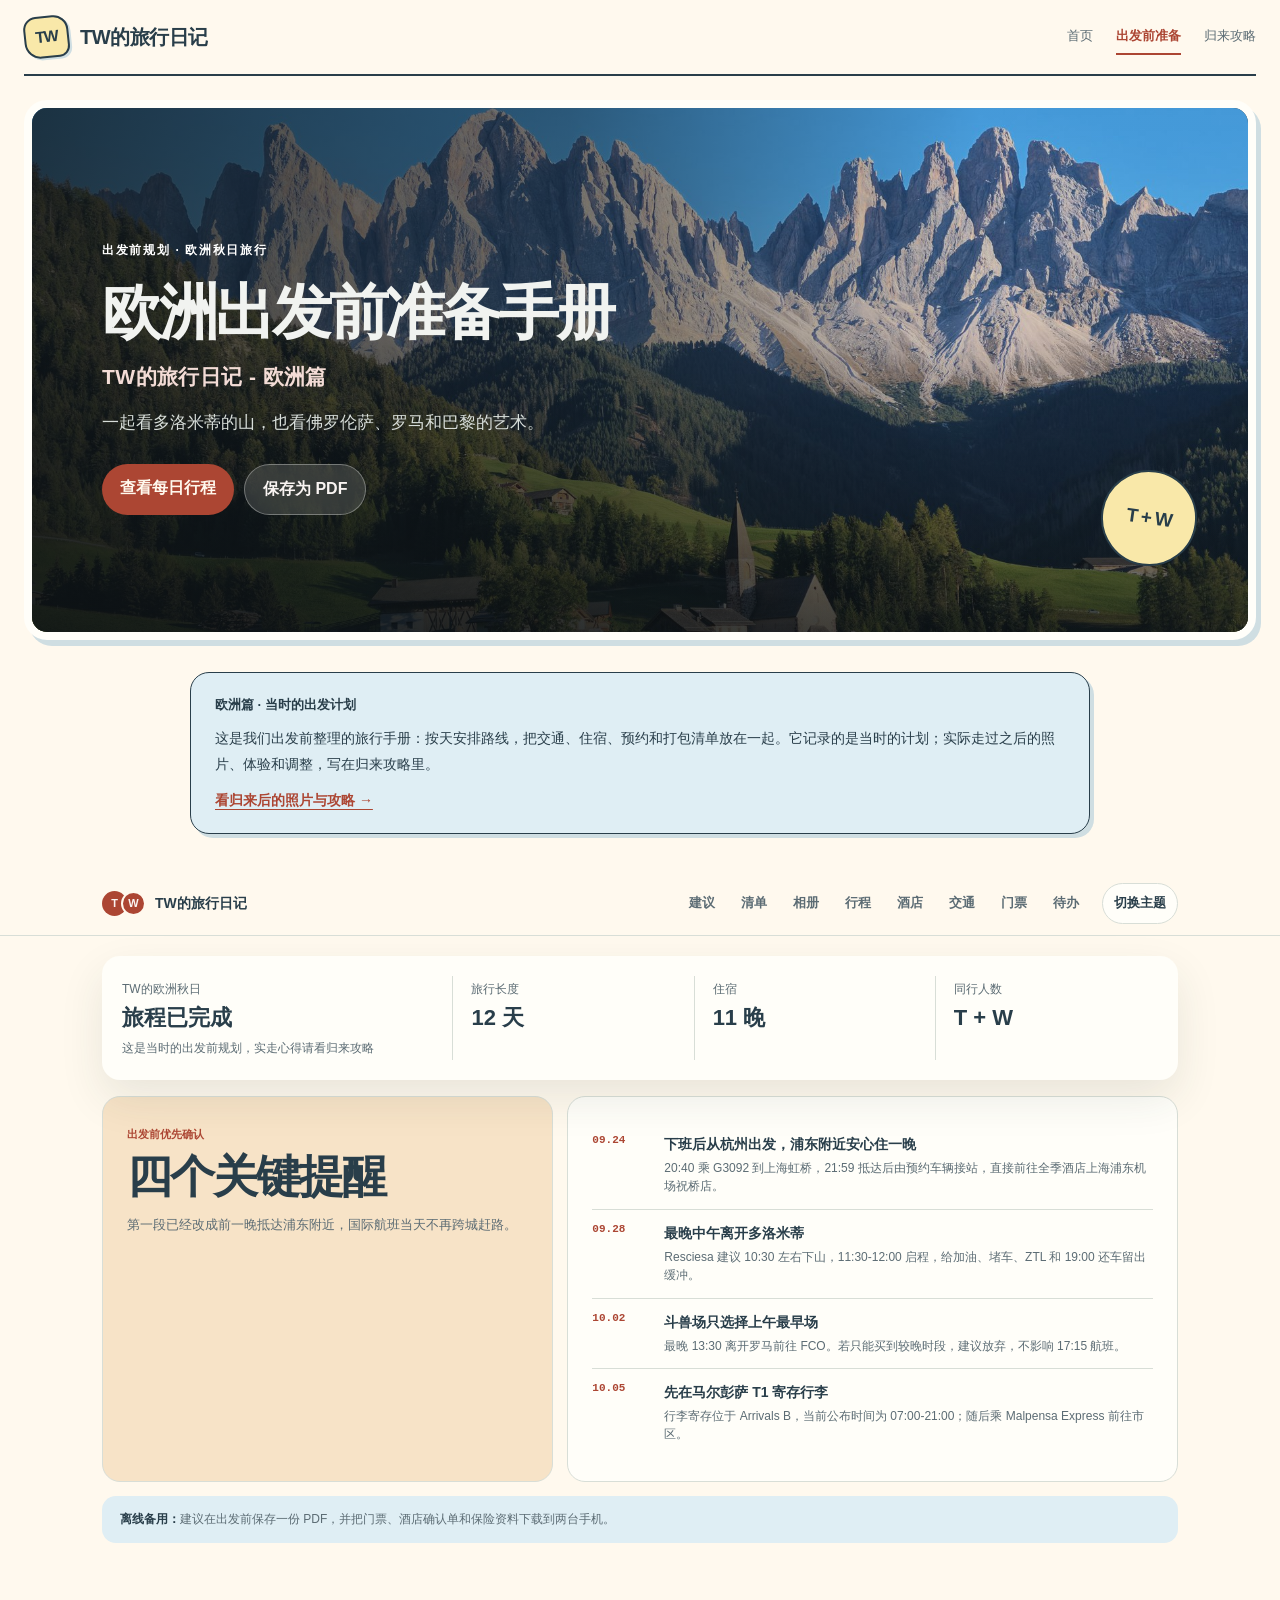
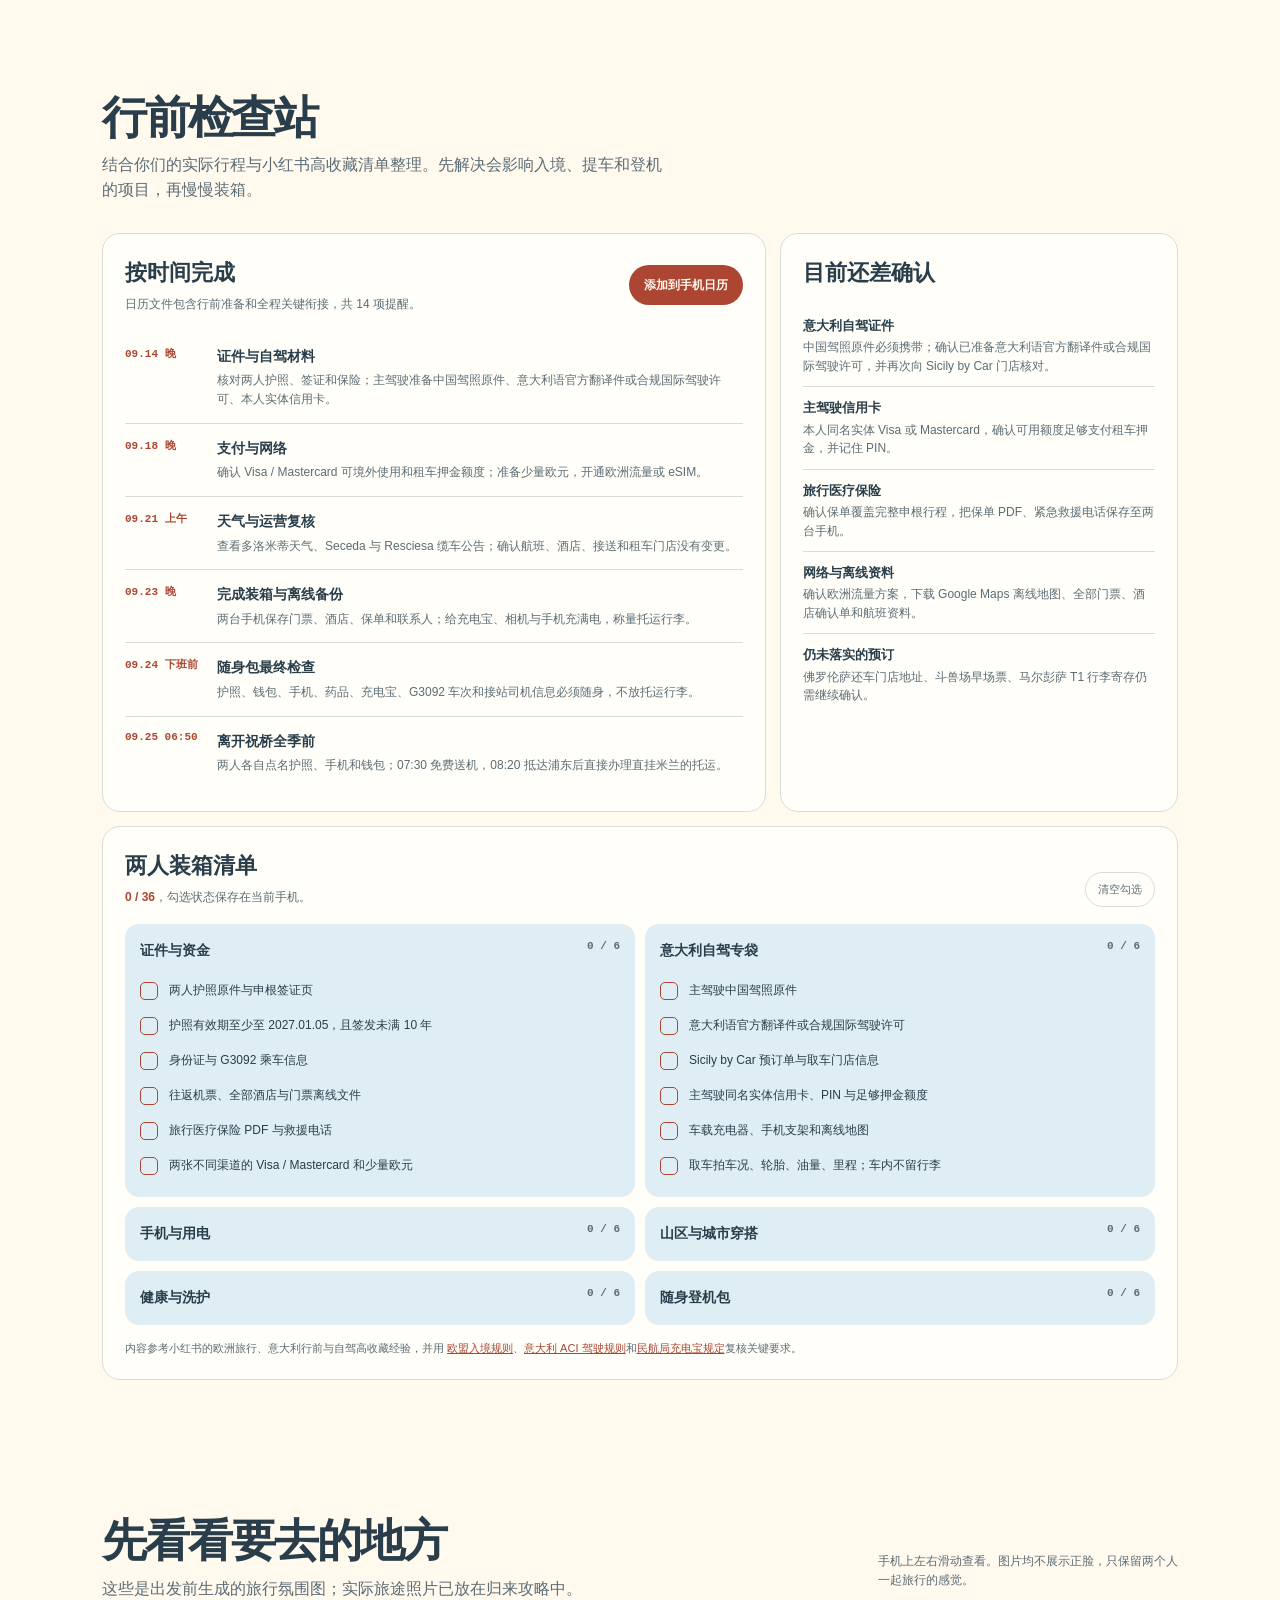
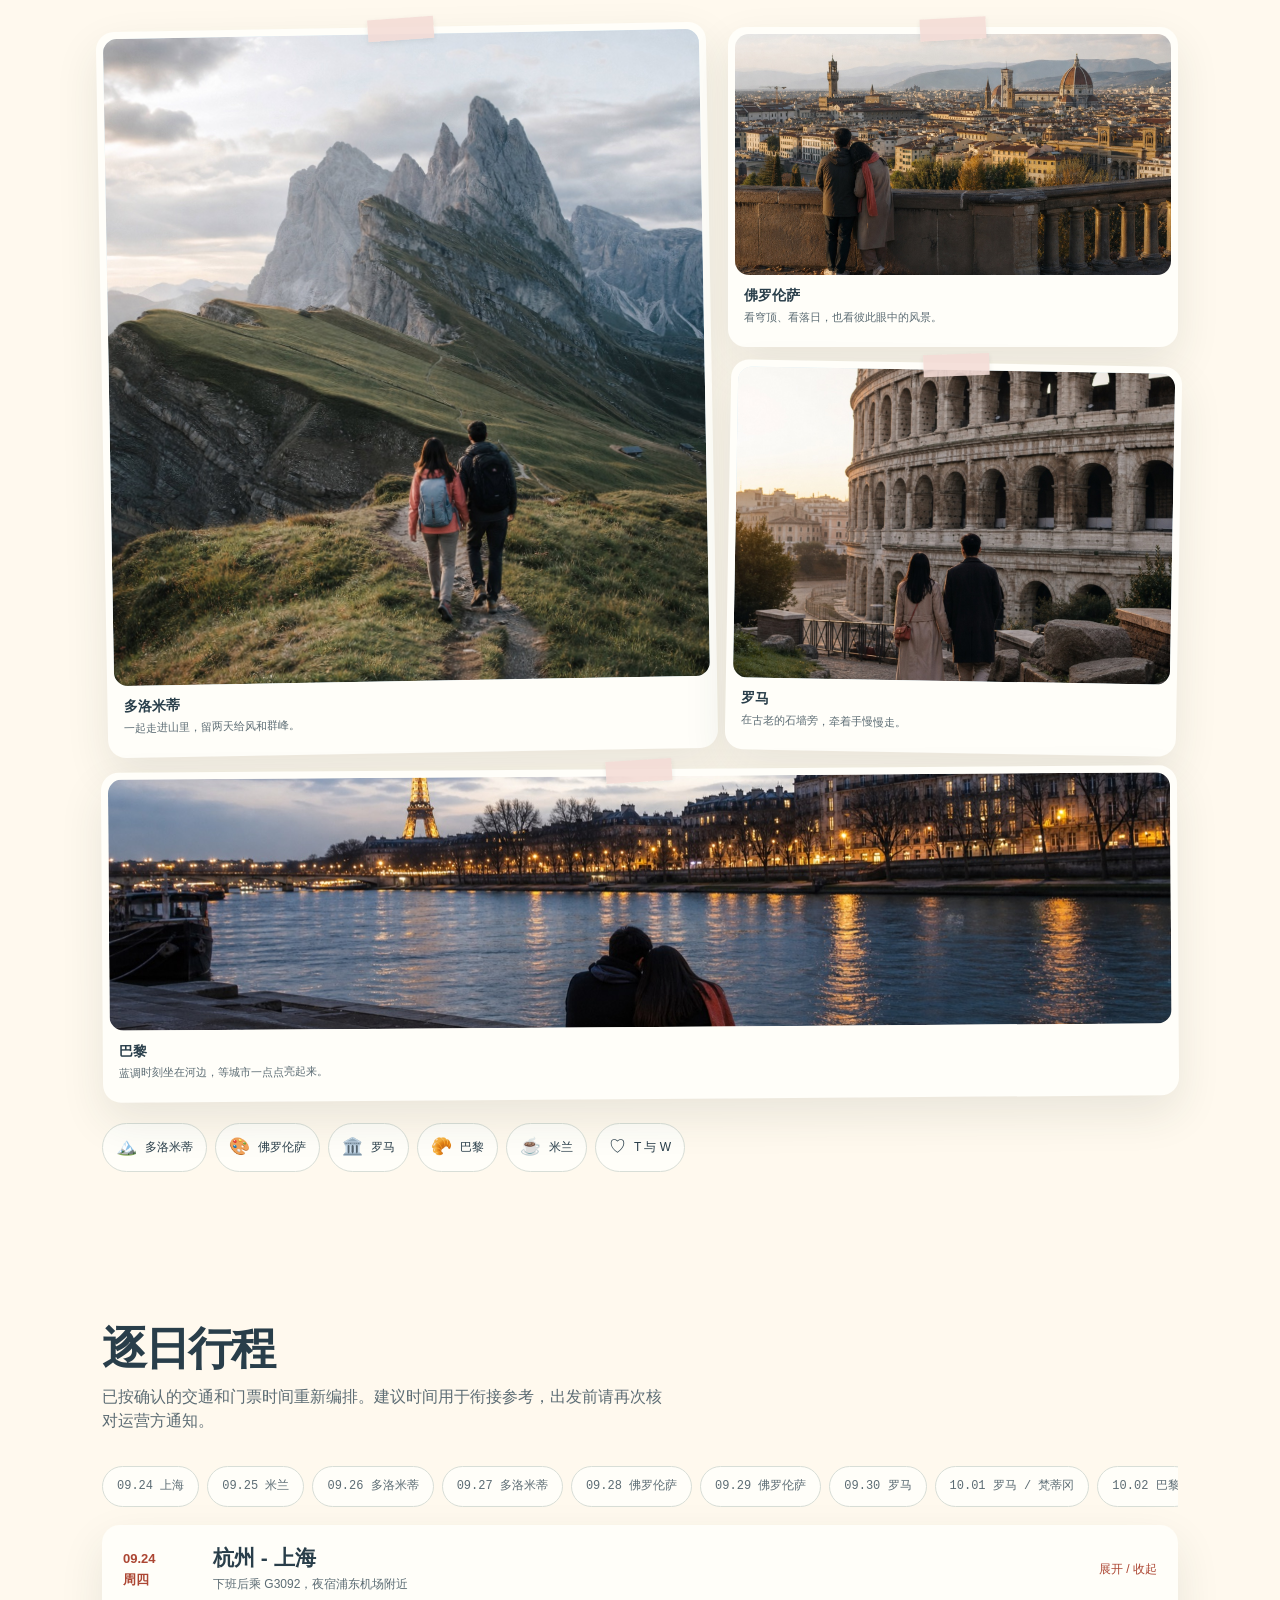
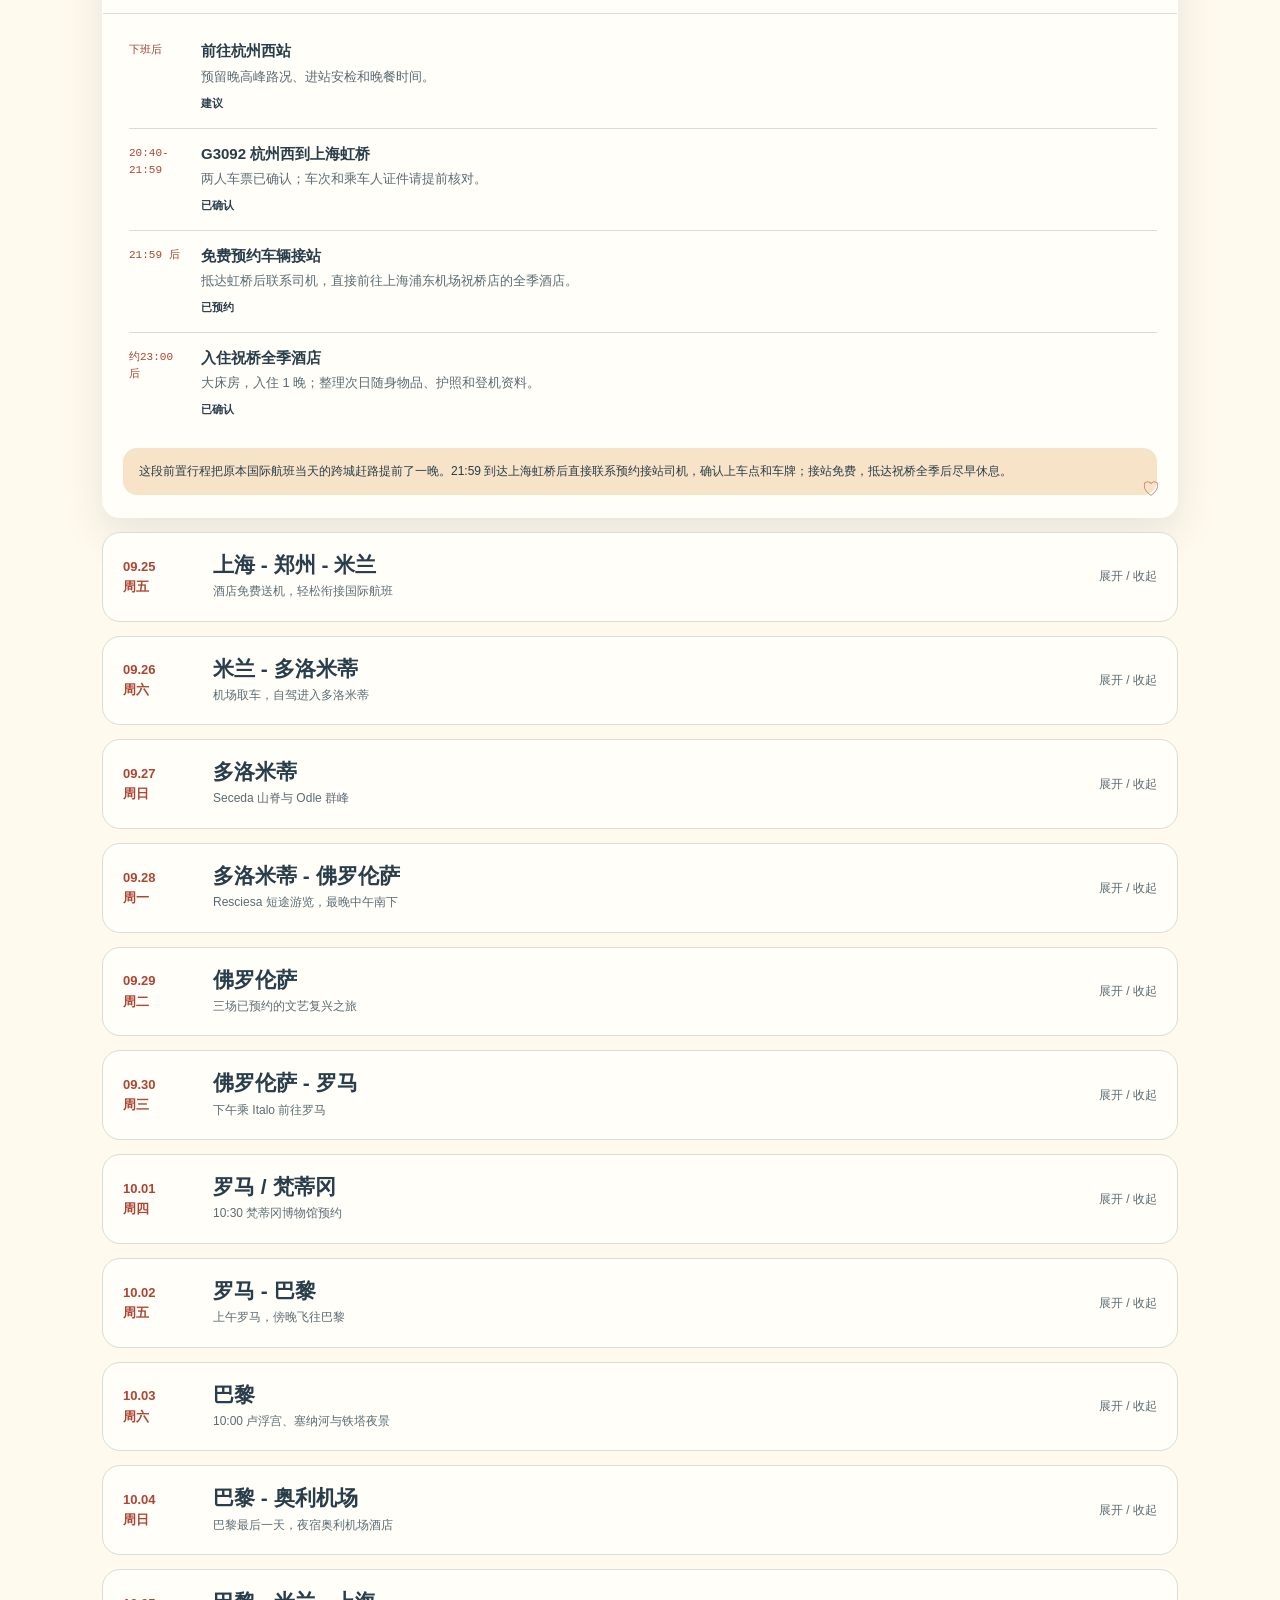
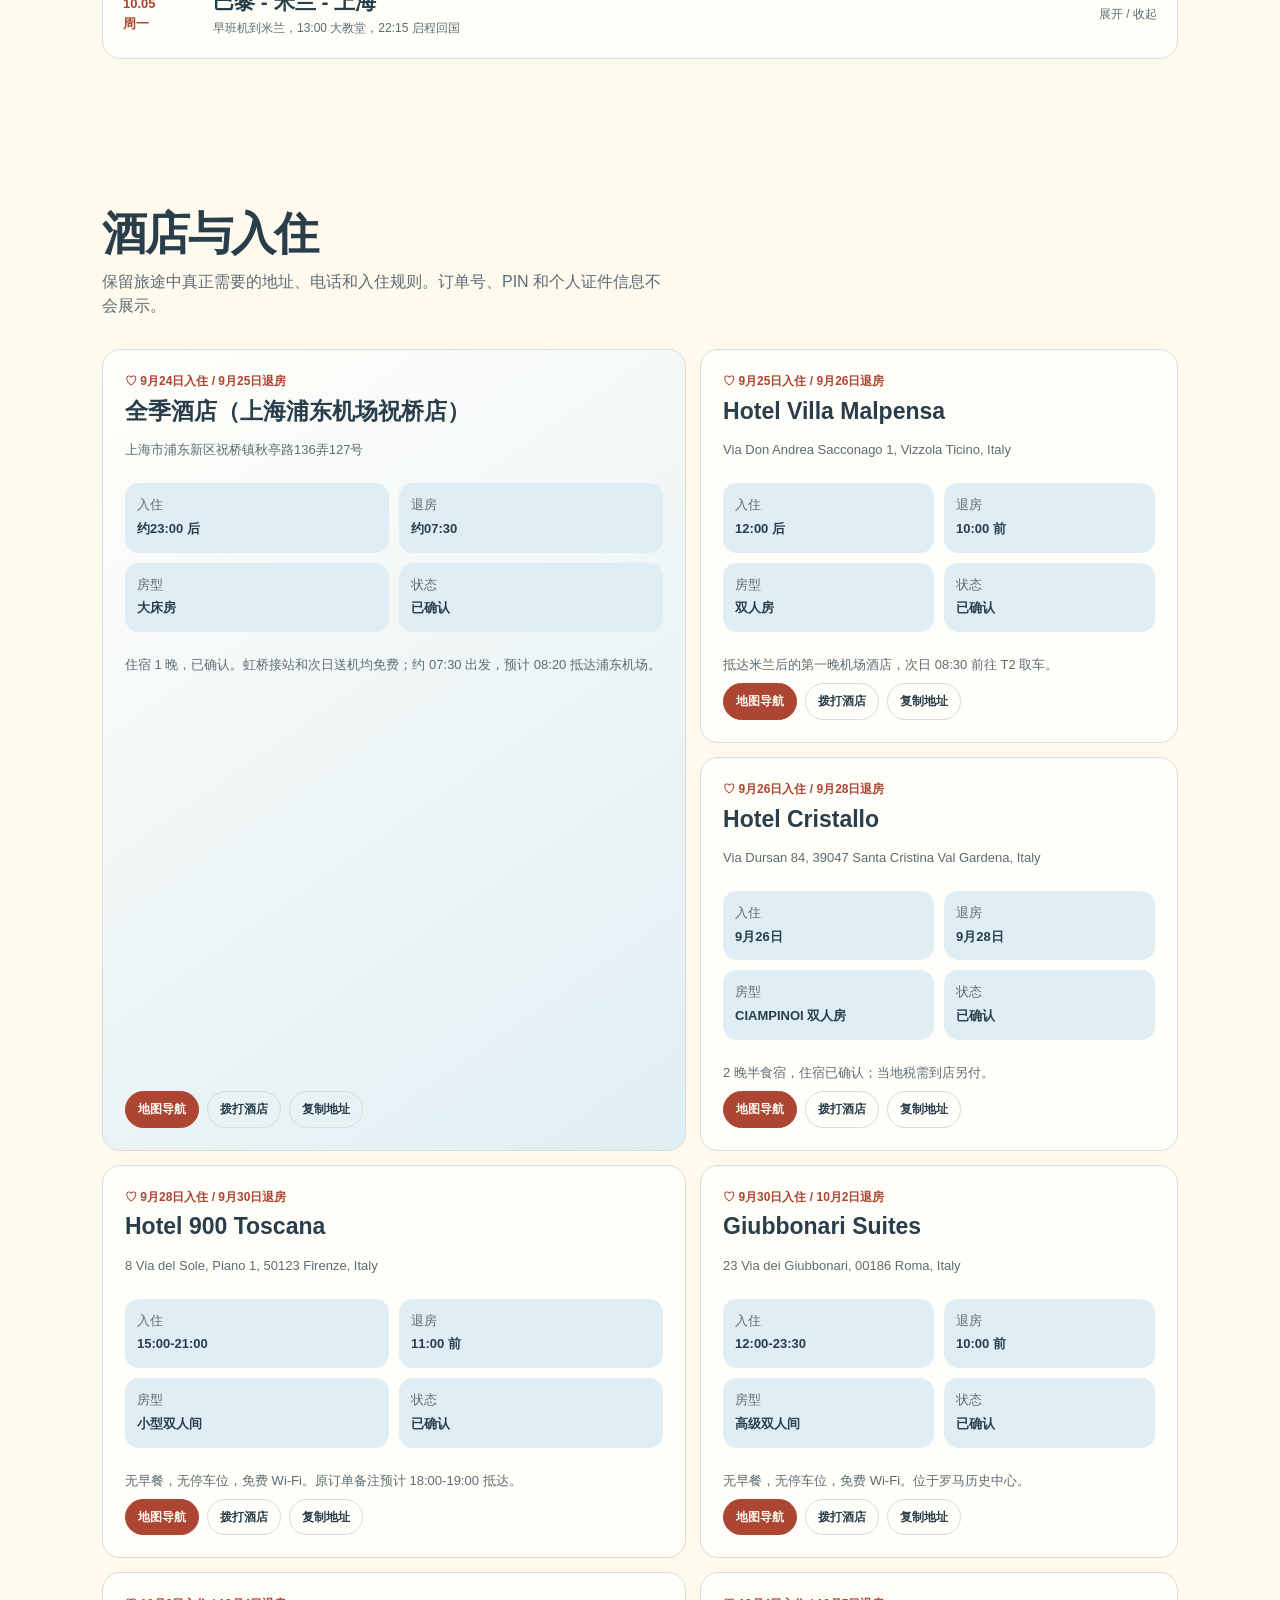
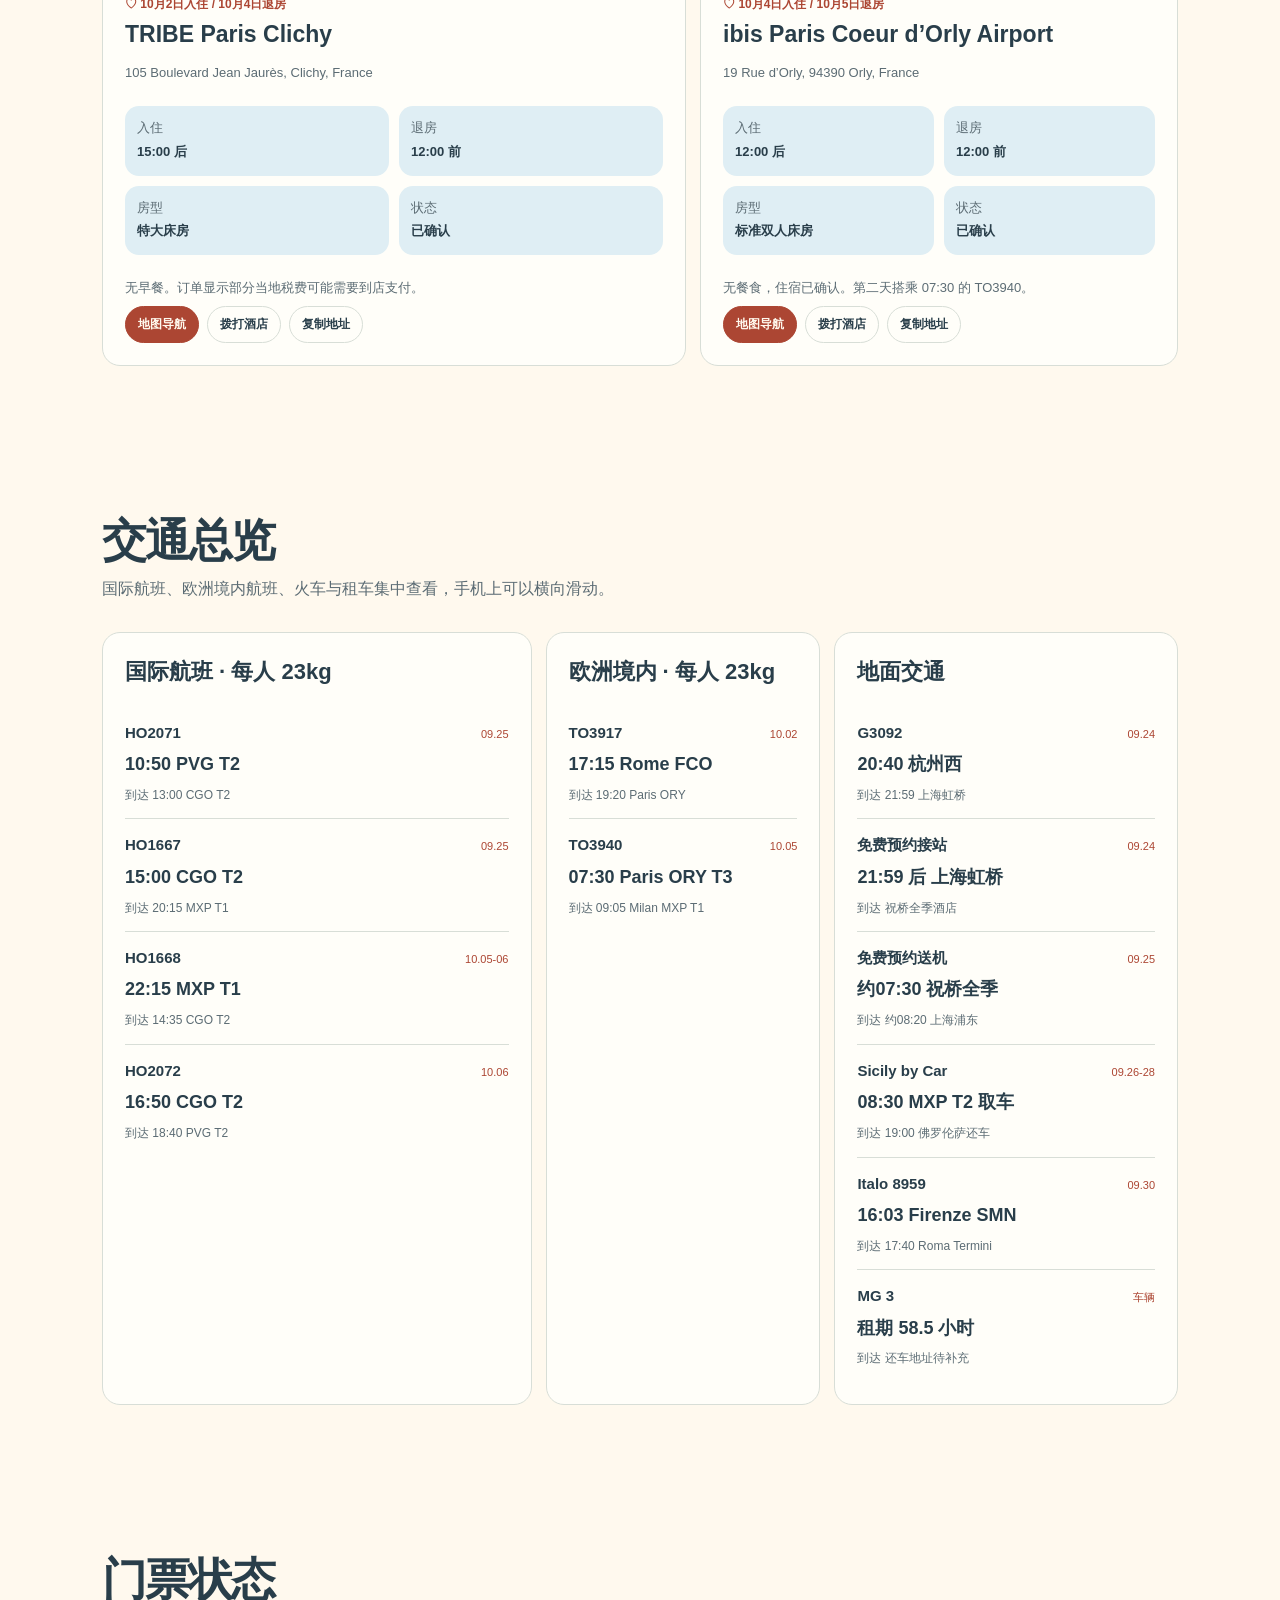
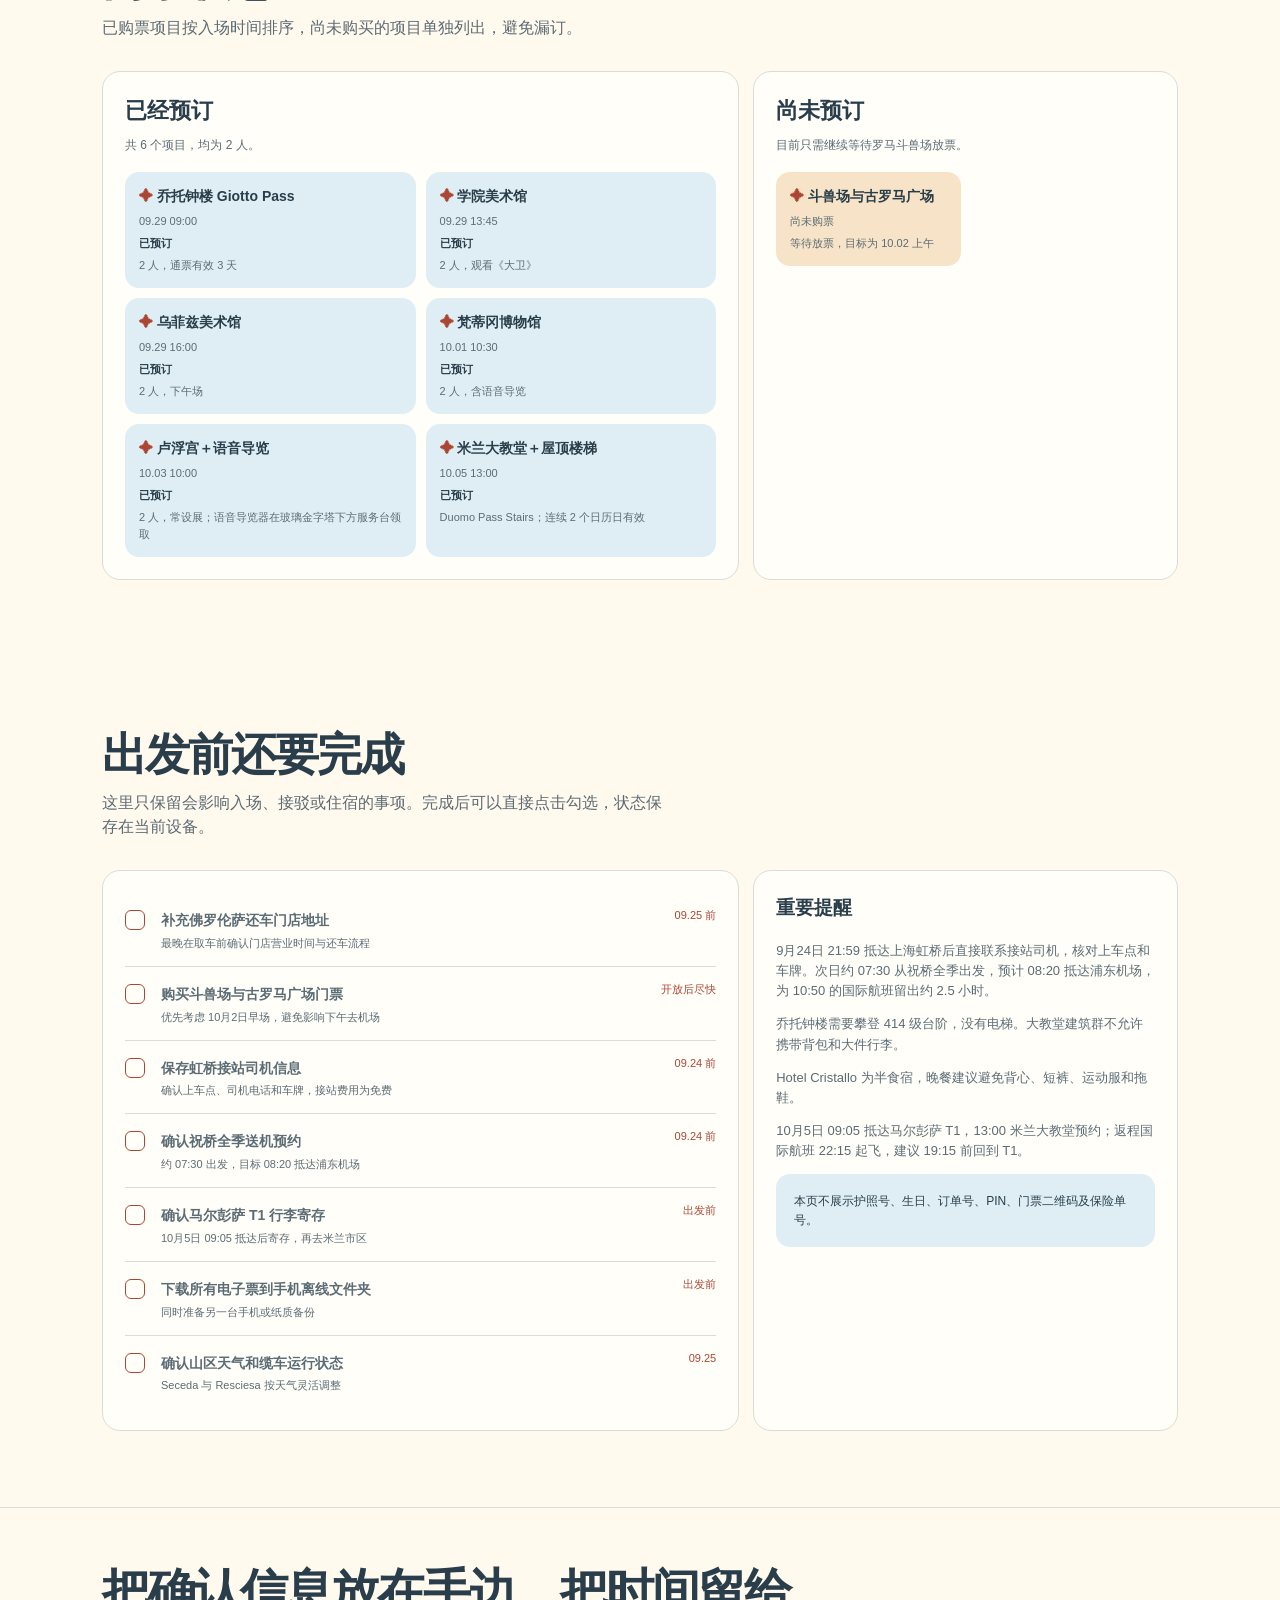
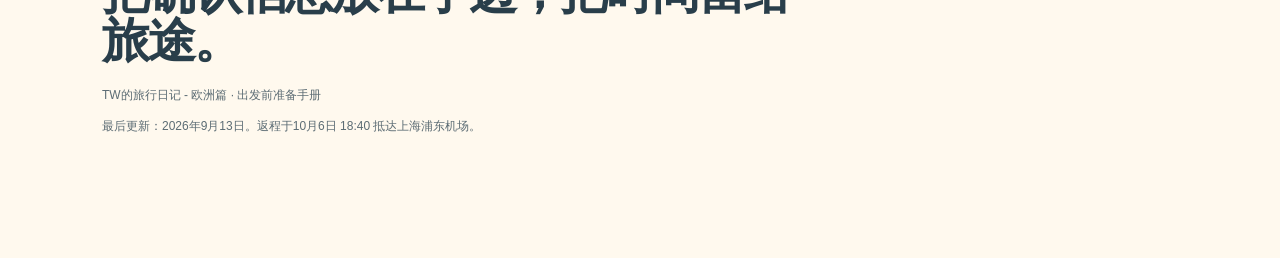
<file: public/travel/index.html>
<!doctype html>
<html lang="zh-CN">
<head>
  <!-- Public no-amount share copy. -->
  <meta charset="utf-8">
  <meta name="viewport" content="width=device-width,initial-scale=1,viewport-fit=cover">
  <meta name="theme-color" content="#eef0ed">
  <title>TW的旅行日记 - 欧洲篇｜出发前准备手册</title>
  <style>
    :root{--bg:#eef0ed;--surface:#f8f9f7;--surface-2:#e5e8e4;--ink:#172027;--muted:#657078;--line:#ccd1cd;--accent:#df563d;--accent-soft:#f4dcd6;--shadow:0 18px 44px rgba(43,55,50,.10);--radius:18px;--nav:rgba(238,240,237,.90)}
    @media(prefers-color-scheme:dark){:root{--bg:#13191d;--surface:#1d252a;--surface-2:#273137;--ink:#edf0ed;--muted:#a8b2b7;--line:#37434a;--accent:#f16d54;--accent-soft:#49322f;--shadow:0 18px 44px rgba(4,8,10,.28);--nav:rgba(19,25,29,.90)}}
    [data-theme="light"]{--bg:#eef0ed;--surface:#f8f9f7;--surface-2:#e5e8e4;--ink:#172027;--muted:#657078;--line:#ccd1cd;--accent:#df563d;--accent-soft:#f4dcd6;--shadow:0 18px 44px rgba(43,55,50,.10);--nav:rgba(238,240,237,.90)}
    [data-theme="dark"]{--bg:#13191d;--surface:#1d252a;--surface-2:#273137;--ink:#edf0ed;--muted:#a8b2b7;--line:#37434a;--accent:#f16d54;--accent-soft:#49322f;--shadow:0 18px 44px rgba(4,8,10,.28);--nav:rgba(19,25,29,.90)}
    *{box-sizing:border-box}html{scroll-behavior:smooth;scroll-padding-top:118px}body{margin:0;background:var(--bg);color:var(--ink);font-family:-apple-system,BlinkMacSystemFont,"SF Pro Display","PingFang SC","Microsoft YaHei",sans-serif;line-height:1.55}.shell{width:min(1120px,100%);margin:auto;padding:0 22px}.mono,.amount,.time,.date-chip{font-variant-numeric:tabular-nums;font-family:"SFMono-Regular",Consolas,monospace}button,a{font:inherit}button:active,.button:active,.nav-link:active{transform:scale(.98)}a{color:inherit}.hero{min-height:min(820px,100dvh);position:relative;display:flex;align-items:flex-end;color:#f1f3f0;background:#1b2428;overflow:hidden}.hero img{position:absolute;inset:0;width:100%;height:100%;object-fit:cover;object-position:58% center}.hero:after{content:"";position:absolute;inset:0;background:linear-gradient(90deg,rgba(13,18,21,.80) 0%,rgba(13,18,21,.54) 44%,rgba(13,18,21,.10) 78%),linear-gradient(0deg,rgba(13,18,21,.72),transparent 56%)}.hero-inner{position:relative;padding-top:88px;padding-bottom:64px;z-index:1}.kicker{font-size:12px;letter-spacing:.18em;text-transform:uppercase;font-weight:750;color:#ffd8cf}.hero h1{max-width:720px;margin:16px 0 18px;font-size:clamp(48px,8vw,92px);line-height:.98;letter-spacing:-.055em;font-weight:780}.hero-copy{max-width:520px;color:#d8deda;font-size:17px;margin:0 0 28px}.hero-actions{display:flex;flex-wrap:wrap;gap:10px}.button,.icon-button{border:0;border-radius:999px;padding:12px 18px;background:var(--accent);color:#f9f4f2;text-decoration:none;font-weight:720;cursor:pointer;transition:transform .15s ease,background .15s ease}.button.secondary,.icon-button{background:rgba(245,247,244,.14);border:1px solid rgba(245,247,244,.34);backdrop-filter:blur(12px)}.topbar{position:sticky;top:0;z-index:10;background:var(--nav);backdrop-filter:blur(18px);border-bottom:1px solid var(--line)}.topbar-row{height:64px;display:flex;align-items:center;gap:12px}.wordmark{font-size:15px;font-weight:800;white-space:nowrap}.wordmark b{color:var(--accent)}.primary-nav{display:flex;gap:4px;overflow:auto;margin-left:auto;scrollbar-width:none}.primary-nav::-webkit-scrollbar{display:none}.nav-link,.theme-toggle{white-space:nowrap;text-decoration:none;border:0;background:transparent;color:var(--muted);border-radius:999px;padding:9px 11px;cursor:pointer;font-size:13px;font-weight:680}.nav-link:hover,.theme-toggle:hover{background:var(--surface-2);color:var(--ink)}.theme-toggle{border:1px solid var(--line)}.status-strip{margin-top:-26px;position:relative;z-index:2}.trip-status{background:var(--surface);box-shadow:var(--shadow);border-radius:var(--radius);padding:20px;display:grid;grid-template-columns:1.4fr repeat(3,1fr);gap:18px}.trip-status .lead strong{font-size:22px;display:block}.trip-status .lead span,.metric span{color:var(--muted);font-size:12px}.metric{border-left:1px solid var(--line);padding-left:18px}.metric strong{font-size:22px;display:block}.section{padding:76px 0}.section.compact{padding-top:16px}.section-head{max-width:720px;margin-bottom:30px}.section h2{font-size:clamp(34px,5vw,58px);letter-spacing:-.045em;line-height:1.04;margin:0 0 12px}.section-head p{color:var(--muted);margin:0;max-width:64ch}.day-jump{display:flex;gap:8px;overflow:auto;padding:2px 0 18px;scrollbar-width:none}.day-jump::-webkit-scrollbar{display:none}.date-chip{border:1px solid var(--line);background:var(--surface);color:var(--muted);border-radius:999px;padding:10px 14px;text-decoration:none;white-space:nowrap;font-size:12px}.date-chip:hover{border-color:var(--accent);color:var(--accent)}.days{display:grid;gap:14px}.day{background:var(--surface);border:1px solid var(--line);border-radius:var(--radius);overflow:hidden}.day[open]{box-shadow:var(--shadow);border-color:transparent}.day summary{list-style:none;display:grid;grid-template-columns:74px 1fr auto;gap:16px;align-items:center;padding:20px;cursor:pointer}.day summary::-webkit-details-marker{display:none}.day-date{font-size:13px;color:var(--accent);font-weight:780}.day-title strong{display:block;font-size:21px;line-height:1.15}.day-title span{display:block;color:var(--muted);font-size:12px;margin-top:5px}.day-toggle{color:var(--muted);font-size:12px}.day[open] .day-toggle{color:var(--accent)}.day-body{border-top:1px solid var(--line);padding:12px 20px 22px}.timeline{position:relative;margin-left:6px}.event{display:grid;grid-template-columns:58px 1fr;gap:14px;padding:13px 0}.event+.event{border-top:1px solid var(--line)}.time{font-size:11px;color:var(--accent);padding-top:3px}.event h3{font-size:15px;margin:0 0 4px}.event p{font-size:13px;color:var(--muted);margin:0}.event .flag{display:inline-block;margin-top:8px;color:var(--ink);font-size:11px;font-weight:720}.event .flag.pending{color:var(--accent)}.notice{margin-top:14px;background:var(--accent-soft);border-radius:14px;padding:14px 16px;font-size:12px;color:var(--ink)}.hotel-grid{display:grid;grid-template-columns:1.1fr .9fr;gap:14px}.hotel{background:var(--surface);border:1px solid var(--line);border-radius:var(--radius);padding:22px;min-height:265px;display:flex;flex-direction:column}.hotel:first-child{grid-row:span 2;background:linear-gradient(145deg,var(--surface),var(--surface-2))}.hotel h3{font-size:23px;line-height:1.1;margin:8px 0}.hotel .stay{font-size:12px;color:var(--accent);font-weight:760}.hotel-address,.hotel-note{font-size:13px;color:var(--muted);margin:8px 0}.hotel-facts{display:grid;grid-template-columns:1fr 1fr;gap:10px;margin:15px 0}.fact{background:var(--surface-2);border-radius:14px;padding:12px}.fact small{color:var(--muted);display:block}.fact b{font-size:13px}.hotel-actions{display:flex;gap:8px;flex-wrap:wrap;margin-top:auto}.small-button{border:1px solid var(--line);background:transparent;color:var(--ink);border-radius:999px;text-decoration:none;padding:8px 12px;font-size:12px;font-weight:700;cursor:pointer}.small-button.primary{background:var(--accent);border-color:var(--accent);color:#f9f4f2}.transport-track{display:grid;grid-template-columns:1.25fr .8fr 1fr;gap:14px}.transport-group{background:var(--surface);border-radius:var(--radius);border:1px solid var(--line);padding:22px}.transport-group h3{font-size:22px;margin:0 0 18px}.route{padding:14px 0}.route+.route{border-top:1px solid var(--line)}.route-top{display:flex;justify-content:space-between;gap:12px;align-items:baseline}.route-top strong{font-size:15px}.route-top span{font-size:11px;color:var(--accent)}.route p{margin:7px 0 0;color:var(--muted);font-size:12px}.route .route-time{font-size:18px;color:var(--ink);font-weight:750}.tickets-layout{display:grid;grid-template-columns:1.2fr .8fr;gap:14px}.ticket-group{border-radius:var(--radius);background:var(--surface);border:1px solid var(--line);padding:22px}.ticket-group h3{font-size:22px;margin:0 0 8px}.ticket-group>p{color:var(--muted);font-size:12px;margin:0 0 18px}.ticket-grid{display:grid;grid-template-columns:1fr 1fr;gap:10px}.ticket{background:var(--surface-2);border-radius:14px;padding:14px}.ticket.pending{background:var(--accent-soft)}.ticket strong{display:block;font-size:14px}.ticket time,.ticket span{display:block;color:var(--muted);font-size:11px;margin-top:5px}.ticket .price{color:var(--ink);font-weight:720}.budget-board{display:grid;grid-template-columns:1fr 1.25fr;gap:14px}.budget-total,.budget-breakdown{background:var(--surface);border:1px solid var(--line);border-radius:var(--radius);padding:24px}.budget-total .grand{display:block;font-size:clamp(42px,7vw,72px);letter-spacing:-.05em;line-height:1;margin:15px 0}.budget-total>p,.budget-note{font-size:12px;color:var(--muted)}.rate-field{display:flex;align-items:center;gap:8px;background:var(--surface-2);border-radius:14px;padding:12px;margin:20px 0}.rate-field label{font-size:12px;color:var(--muted)}.rate-field input{width:70px;background:transparent;border:0;border-bottom:1px solid var(--muted);color:var(--ink);font:700 16px "SFMono-Regular",monospace;outline:none}.paid-split{display:grid;grid-template-columns:1fr 1fr;gap:10px}.paid-split div{background:var(--surface-2);border-radius:14px;padding:14px}.paid-split small{display:block;color:var(--muted)}.paid-split b{font-size:18px}.bar-row{display:grid;grid-template-columns:62px 1fr auto;gap:12px;align-items:center;padding:15px 0}.bar-row+.bar-row{border-top:1px solid var(--line)}.bar-row span{font-size:13px}.mini-bar{height:3px;background:var(--accent);transform-origin:left}.bar-row b{font-size:13px}.expense-details{margin-top:14px;background:var(--surface);border:1px solid var(--line);border-radius:var(--radius);padding:6px 20px}.expense-details summary{cursor:pointer;padding:15px 0;font-weight:720}.expense-columns{display:grid;grid-template-columns:repeat(3,1fr);gap:20px;padding:4px 0 18px}.expense-columns h4{margin:0 0 10px}.expense-item{display:flex;justify-content:space-between;gap:12px;font-size:12px;padding:8px 0}.expense-item span{color:var(--muted)}.todo-list{display:grid;grid-template-columns:1.2fr .8fr;gap:14px}.todo-main,.travel-notes{background:var(--surface);border:1px solid var(--line);border-radius:var(--radius);padding:22px}.todo-item{display:grid;grid-template-columns:24px 1fr auto;gap:12px;align-items:start;padding:14px 0}.todo-item+.todo-item{border-top:1px solid var(--line)}.todo-box{width:20px;height:20px;border:1.5px solid var(--accent);border-radius:6px;margin-top:2px}.todo-item b{display:block;font-size:14px}.todo-item span{display:block;color:var(--muted);font-size:11px;margin-top:3px}.todo-item time{font-size:11px;color:var(--accent)}.travel-notes h3{margin-top:0}.travel-notes p{color:var(--muted);font-size:13px}.privacy{padding:18px;background:var(--surface-2);border-radius:14px;font-size:12px}.footer{padding:60px 0 110px;border-top:1px solid var(--line)}.footer h2{max-width:700px;font-size:clamp(34px,6vw,64px);line-height:1.02;letter-spacing:-.045em;margin:0 0 20px}.footer p{color:var(--muted);font-size:12px}.mobile-dock{display:none}.toast{position:fixed;left:50%;bottom:88px;transform:translate(-50%,20px);opacity:0;pointer-events:none;background:var(--ink);color:var(--bg);border-radius:999px;padding:10px 16px;font-size:12px;z-index:30;transition:.22s ease}.toast.show{opacity:1;transform:translate(-50%,0)}
    @media(max-width:760px){html{scroll-padding-top:78px}.shell{padding:0 16px}.hero{min-height:680px}.hero img{object-position:66% center}.hero:after{background:linear-gradient(0deg,rgba(13,18,21,.91) 0%,rgba(13,18,21,.56) 58%,rgba(13,18,21,.18) 100%)}.hero-inner{padding:88px 16px 54px}.hero h1{font-size:51px;max-width:390px}.hero-copy{font-size:15px;max-width:340px}.hero-actions .button{padding:11px 15px;font-size:13px}.topbar-row{height:58px}.primary-nav{display:none}.theme-toggle{margin-left:auto}.status-strip{margin-top:-22px}.trip-status{grid-template-columns:1fr 1fr;padding:17px;gap:14px}.trip-status .lead{grid-column:1/-1}.metric{border-left:0;border-top:1px solid var(--line);padding:12px 0 0}.metric:last-child{display:none}.section{padding:58px 0}.section h2{font-size:40px}.day-jump{margin-right:-16px}.day summary{grid-template-columns:62px 1fr;padding:17px 15px;gap:10px}.day-toggle{display:none}.day-title strong{font-size:18px}.day-body{padding:8px 15px 18px}.event{grid-template-columns:52px 1fr}.hotel-grid,.transport-track,.tickets-layout,.budget-board,.todo-list{grid-template-columns:1fr}.hotel:first-child{grid-row:auto}.hotel{min-height:245px;padding:19px}.transport-track{display:flex;overflow:auto;scroll-snap-type:x mandatory;margin-right:-16px;padding-right:16px}.transport-group{min-width:86vw;scroll-snap-align:start}.ticket-grid{grid-template-columns:1fr}.expense-columns{grid-template-columns:1fr}.expense-columns>div+div{border-top:1px solid var(--line);padding-top:16px}.mobile-dock{position:fixed;left:12px;right:12px;bottom:max(12px,env(safe-area-inset-bottom));display:grid;grid-template-columns:repeat(4,1fr);gap:4px;background:rgba(23,32,39,.92);backdrop-filter:blur(18px);padding:6px;border-radius:18px;z-index:20;box-shadow:0 12px 34px rgba(10,15,18,.26)}.mobile-dock a{color:#cbd2ce;text-decoration:none;text-align:center;font-size:10px;padding:9px 3px;border-radius:13px}.mobile-dock a:active{background:#334047;color:#f3f5f2}.footer{padding-bottom:130px}}
    .kicker{letter-spacing:.14em}.kicker .heart{display:inline-block;margin:0 7px;color:#ff8d78}.hero h1{max-width:760px;line-height:.95}.hero h1 span{display:block;margin-top:10px;font-size:.34em;line-height:1.15;letter-spacing:.02em;color:#f3dcd6;font-weight:650}.love-stamp{position:absolute;right:4vw;bottom:66px;width:96px;height:96px;border:1px solid rgba(255,216,207,.56);border-radius:50%;display:grid;place-items:center;color:#ff8d78;font-size:34px;transform:rotate(8deg);box-shadow:inset 0 0 0 8px rgba(245,247,244,.05);z-index:1}.wordmark{display:flex;align-items:center;gap:9px}.twins-mark{display:flex}.twins-mark span{width:25px;height:25px;border-radius:50%;display:grid;place-items:center;background:var(--accent);color:#f9f4f2;font-size:11px}.twins-mark span+span{margin-left:-6px;background:var(--ink);border:2px solid var(--bg)}
    @media(max-width:760px){.hero h1 span{margin-top:8px;font-size:.38em}.hero-copy{max-width:315px}.love-stamp{width:58px;height:58px;right:18px;bottom:42px;font-size:21px;opacity:.86}}
    .memory-section{padding-top:62px}.memory-intro{display:flex;align-items:flex-end;justify-content:space-between;gap:24px;margin-bottom:26px}.memory-intro .section-head{margin:0}.memory-note{max-width:300px;color:var(--muted);font-size:12px}.memory-grid{display:grid;grid-template-columns:1.15fr .85fr;grid-template-rows:320px 390px;gap:16px}.memory-card{margin:0;position:relative}.memory-card:nth-child(1){grid-row:span 2;transform:rotate(-1deg)}.memory-card:nth-child(3){transform:rotate(1deg)}.memory-photo{height:100%;overflow:hidden;border-radius:var(--radius);background:var(--surface-2);box-shadow:var(--shadow);border:7px solid var(--surface)}.memory-photo img{width:100%;height:100%;display:block;object-fit:cover}.memory-card:nth-child(1) img,.memory-card:nth-child(3) img{object-position:center 62%}.memory-card figcaption{position:absolute;left:18px;right:18px;bottom:15px;background:rgba(19,25,29,.82);color:#edf0ed;border-radius:14px;padding:11px 13px;backdrop-filter:blur(12px);box-shadow:inset 0 1px 0 rgba(255,255,255,.12)}.memory-card figcaption strong{display:block;font-size:14px}.memory-card figcaption span{display:block;margin-top:2px;color:#c9d0cd;font-size:11px}.memory-card:nth-child(4){grid-column:1/-1;height:330px;transform:rotate(-.4deg)}.photo-tape{position:absolute;left:50%;top:-9px;width:66px;height:22px;transform:translateX(-50%) rotate(-3deg);background:rgba(244,220,214,.88);z-index:1;box-shadow:0 2px 5px rgba(43,55,50,.08)}.city-charms{display:flex;gap:8px;overflow:auto;margin-top:22px;padding:2px 0;scrollbar-width:none}.city-charms::-webkit-scrollbar{display:none}.city-charm{flex:0 0 auto;display:flex;align-items:center;gap:8px;padding:10px 13px;border:1px solid var(--line);border-radius:999px;background:var(--surface);font-size:12px}.city-charm span{font-size:17px}.day{position:relative}.day[open]::after{content:"♡";position:absolute;right:17px;bottom:13px;color:var(--accent);font-size:18px;opacity:.7}.hotel .stay::before{content:"♡ ";color:var(--accent)}.ticket strong::before{content:"✦ ";color:var(--accent)}
    @media(max-width:760px){.memory-section{padding-top:48px}.memory-intro{display:block}.memory-note{margin-top:10px}.memory-grid{display:flex;overflow:auto;gap:12px;margin-right:-16px;padding:10px 16px 24px 4px;scroll-snap-type:x mandatory}.memory-card,.memory-card:nth-child(1),.memory-card:nth-child(3),.memory-card:nth-child(4){flex:0 0 82vw;height:460px;transform:none;scroll-snap-align:center}.memory-card:nth-child(2),.memory-card:nth-child(4){height:300px;align-self:center}.memory-photo{border-width:6px}.city-charms{margin-right:-16px}.mobile-dock{grid-template-columns:repeat(5,1fr)}}
    .memory-photo{height:calc(100% - 60px);border-radius:14px;box-shadow:none;border:0}.memory-card{padding:7px 7px 12px;border-radius:var(--radius);background:var(--surface);box-shadow:var(--shadow)}.memory-card figcaption{position:static;background:transparent;color:var(--ink);border-radius:0;padding:10px 9px 0;backdrop-filter:none;box-shadow:none}.memory-card figcaption span{color:var(--muted)}
    @media(prefers-reduced-motion:reduce){*{scroll-behavior:auto!important;transition:none!important}.memory-card{transform:none!important}}
    .advice-board{display:grid;grid-template-columns:.85fr 1.15fr;gap:14px}.advice-lead,.advice-list{border-radius:var(--radius);border:1px solid var(--line);background:var(--surface);padding:24px}.advice-lead{background:var(--accent-soft);display:flex;flex-direction:column;justify-content:space-between}.advice-lead h2{font-size:clamp(31px,4vw,48px);margin:8px 0 14px}.advice-lead p{font-size:13px;color:var(--muted);margin:0}.advice-label{font-size:11px;color:var(--accent);font-weight:780}.advice-item{display:grid;grid-template-columns:58px 1fr;gap:14px;padding:13px 0}.advice-item+.advice-item{border-top:1px solid var(--line)}.advice-item time{font:700 11px "SFMono-Regular",monospace;color:var(--accent)}.advice-item strong{display:block;font-size:14px}.advice-item span{display:block;margin-top:3px;color:var(--muted);font-size:12px}.offline-note{grid-column:1/-1;border-radius:14px;background:var(--surface-2);padding:14px 18px;font-size:12px;color:var(--muted)}.offline-note b{color:var(--ink)}
    @media(max-width:760px){.advice-board{grid-template-columns:1fr}.advice-lead,.advice-list{padding:19px}.advice-lead h2{font-size:34px}.offline-note{grid-column:auto}.advice-item{grid-template-columns:54px 1fr}}
    .prep-top{display:grid;grid-template-columns:1.25fr .75fr;gap:14px;margin-bottom:14px}.prep-panel,.prep-missing,.packing-board{background:var(--surface);border:1px solid var(--line);border-radius:var(--radius);padding:22px}.prep-panel h3,.prep-missing h3,.packing-board h3{font-size:22px;margin:0}.prep-actions{display:flex;align-items:center;justify-content:space-between;gap:14px;margin-bottom:18px}.prep-actions p{color:var(--muted);font-size:12px;margin:5px 0 0}.calendar-button{display:inline-flex;align-items:center;justify-content:center;flex:0 0 auto;border-radius:999px;padding:11px 15px;background:var(--accent);color:#fff;text-decoration:none;font-size:12px;font-weight:760}.calendar-button:active{transform:scale(.98)}.prep-stage{display:grid;grid-template-columns:78px 1fr;gap:14px;padding:14px 0}.prep-stage+.prep-stage{border-top:1px solid var(--line)}.prep-stage time{font:700 11px "SFMono-Regular",monospace;color:var(--accent)}.prep-stage strong{display:block;font-size:14px}.prep-stage span{display:block;margin-top:4px;color:var(--muted);font-size:12px}.missing-list{margin:15px 0 0;padding:0;list-style:none}.missing-list li{padding:11px 0;color:var(--muted);font-size:12px}.missing-list li+li{border-top:1px solid var(--line)}.missing-list b{display:block;color:var(--ink);font-size:13px;margin-bottom:2px}.packing-head{display:flex;align-items:end;justify-content:space-between;gap:16px;margin-bottom:17px}.packing-head p{margin:5px 0 0;color:var(--muted);font-size:12px}.pack-progress{color:var(--accent);font-weight:760}.reset-pack{border:1px solid var(--line);background:transparent;color:var(--muted);border-radius:999px;padding:8px 12px;font-size:11px;cursor:pointer}.pack-grid{display:grid;grid-template-columns:repeat(2,1fr);gap:10px}.pack-group{background:var(--surface-2);border-radius:14px;padding:4px 15px}.pack-group summary{cursor:pointer;list-style:none;padding:12px 0;font-size:14px;font-weight:760}.pack-group summary::-webkit-details-marker{display:none}.pack-group summary span{float:right;color:var(--muted);font:600 11px "SFMono-Regular",monospace}.pack-items{padding:0 0 10px}.pack-item{display:grid;grid-template-columns:20px 1fr;gap:9px;align-items:start;padding:8px 0;cursor:pointer}.pack-item input{position:absolute;opacity:0;pointer-events:none}.pack-check{width:18px;height:18px;border:1.5px solid var(--accent);border-radius:5px;margin-top:1px}.pack-item input:checked+.pack-check{background:var(--accent);box-shadow:inset 0 0 0 4px var(--surface-2)}.pack-item input:checked~span:last-child{text-decoration:line-through;color:var(--muted)}.pack-item span:last-child{font-size:12px}.prep-source{margin:15px 0 0;color:var(--muted);font-size:11px}.prep-source a{color:var(--accent)}
    @media(max-width:760px){.prep-top,.pack-grid{grid-template-columns:1fr}.prep-panel,.prep-missing,.packing-board{padding:18px}.prep-actions{align-items:stretch;flex-direction:column}.calendar-button{width:100%}.prep-stage{grid-template-columns:70px 1fr}.packing-head{align-items:start}.pack-grid{gap:8px}}
    @media print{.topbar,.mobile-dock,.theme-toggle,.hero-actions,.small-button{display:none!important}.hero{min-height:440px}.section{padding:38px 0}.day:not([open]) .day-body{display:block}.day{break-inside:avoid}.hotel,.transport-group,.ticket-group{break-inside:avoid}body{background:#f3f4f1;color:#172027}}
  </style>
<meta name="description" content="TW的旅行日记 - 欧洲篇：当时的出发前规划，包含每日路线、交通、住宿、预约与随身清单；保留手机日历和勾选功能。">
<meta property="og:title" content="TW的旅行日记 - 欧洲篇｜出发前准备手册">
<meta property="og:description" content="TW的旅行日记 - 欧洲篇：当时的出发前规划，包含每日路线、交通、住宿、预约与随身清单；保留手机日历和勾选功能。">
<meta property="og:type" content="article">
<link rel="stylesheet" href="../site-assets/brand.css?v=europe-reading-1">
</head>
<body class="tw-prep">
<header class="tw-site-header"><a class="tw-site-brand" href="../"><span class="tw-mark" aria-hidden="true">TW</span>TW的旅行日记</a><nav class="tw-site-nav" aria-label="网站导航"><a href="../">首页</a><a href="../travel/" aria-current="page">出发前准备</a><a href="../travel-notes/">归来攻略</a></nav></header>
  <header class="hero" id="top">
    <img src="../travel-notes/travel-guide-assets/dolomites-02.jpg" alt="富内斯山谷教堂与多洛米蒂群峰实拍" width="1800" height="1012">
    <div class="shell hero-inner">
      <div class="kicker">出发前规划 · 欧洲秋日旅行</div>
      <h1><span class="prep-title-line">欧洲出发前</span><span class="prep-title-line">准备手册</span><span>TW的旅行日记 - 欧洲篇</span></h1>
      <p class="hero-copy">一起看多洛米蒂的山，也看佛罗伦萨、罗马和巴黎的艺术。</p>
      <div class="hero-actions"><a class="button" href="#itinerary">查看每日行程</a><button class="button secondary" onclick="window.print()">保存为 PDF</button></div>
    </div>
    <div class="love-stamp" aria-hidden="true">T + W</div>
  </header>

<aside class="tw-page-intro"><strong>欧洲篇 · 当时的出发计划</strong><p>这是我们出发前整理的旅行手册：按天安排路线，把交通、住宿、预约和打包清单放在一起。它记录的是当时的计划；实际走过之后的照片、体验和调整，写在归来攻略里。</p><a href="../travel-notes/">看归来后的照片与攻略 →</a></aside>
  <div class="topbar"><div class="shell topbar-row"><div class="wordmark"><span class="twins-mark" aria-hidden="true"><span>T</span><span>W</span></span>TW的旅行日记</div><nav class="primary-nav"><a class="nav-link" href="#advice">建议</a><a class="nav-link" href="#prepare">清单</a><a class="nav-link" href="#memories">相册</a><a class="nav-link" href="#itinerary">行程</a><a class="nav-link" href="#hotels">酒店</a><a class="nav-link" href="#transport">交通</a><a class="nav-link" href="#tickets">门票</a><a class="nav-link" href="#todo">待办</a></nav><button class="theme-toggle" id="themeToggle">切换主题</button></div></div>

  <section class="status-strip"><div class="shell"><div class="trip-status"><div class="lead"><span>TW的欧洲秋日</span><strong id="tripCountdown">准备出发</strong><span id="tripHint">2026年9月24日晚从杭州安心启程</span></div><div class="metric"><span>旅行长度</span><strong>12 天</strong></div><div class="metric"><span>住宿</span><strong>11 晚</strong></div><div class="metric"><span>同行人数</span><strong>T + W</strong></div></div></div></section>

  <main>
    <section class="section compact" id="advice"><div class="shell"><div class="advice-board"><article class="advice-lead"><div><span class="advice-label">出发前优先确认</span><h2>四个关键提醒</h2><p>第一段已经改成前一晚抵达浦东附近，国际航班当天不再跨城赶路。</p></div></article><div class="advice-list"><div class="advice-item"><time>09.24</time><div><strong>下班后从杭州出发，浦东附近安心住一晚</strong><span>20:40 乘 G3092 到上海虹桥，21:59 抵达后由预约车辆接站，直接前往全季酒店上海浦东机场祝桥店。</span></div></div><div class="advice-item"><time>09.28</time><div><strong>最晚中午离开多洛米蒂</strong><span>Resciesa 建议 10:30 左右下山，11:30-12:00 启程，给加油、堵车、ZTL 和 19:00 还车留出缓冲。</span></div></div><div class="advice-item"><time>10.02</time><div><strong>斗兽场只选择上午最早场</strong><span>最晚 13:30 离开罗马前往 FCO。若只能买到较晚时段，建议放弃，不影响 17:15 航班。</span></div></div><div class="advice-item"><time>10.05</time><div><strong>先在马尔彭萨 T1 寄存行李</strong><span>行李寄存位于 Arrivals B，当前公布时间为 07:00-21:00；随后乘 Malpensa Express 前往市区。</span></div></div></div><div class="offline-note"><b>离线备用：</b>建议在出发前保存一份 PDF，并把门票、酒店确认单和保险资料下载到两台手机。</div></div></div></section>

    <section class="section" id="prepare"><div class="shell"><div class="section-head"><h2>行前检查站</h2><p>结合你们的实际行程与小红书高收藏清单整理。先解决会影响入境、提车和登机的项目，再慢慢装箱。</p></div><div class="prep-top"><article class="prep-panel"><div class="prep-actions"><div><h3>按时间完成</h3><p>日历文件包含行前准备和全程关键衔接，共 14 项提醒。</p></div><a class="calendar-button" href="travel-predeparture-checklist.ics">添加到手机日历</a></div><div id="prepTimeline"></div></article><aside class="prep-missing"><h3>目前还差确认</h3><ul class="missing-list"><li><b>意大利自驾证件</b>中国驾照原件必须携带；确认已准备意大利语官方翻译件或合规国际驾驶许可，并再次向 Sicily by Car 门店核对。</li><li><b>主驾驶信用卡</b>本人同名实体 Visa 或 Mastercard，确认可用额度足够支付租车押金，并记住 PIN。</li><li><b>旅行医疗保险</b>确认保单覆盖完整申根行程，把保单 PDF、紧急救援电话保存至两台手机。</li><li><b>网络与离线资料</b>确认欧洲流量方案，下载 Google Maps 离线地图、全部门票、酒店确认单和航班资料。</li><li><b>仍未落实的预订</b>佛罗伦萨还车门店地址、斗兽场早场票、马尔彭萨 T1 行李寄存仍需继续确认。</li></ul></aside></div><article class="packing-board"><div class="packing-head"><div><h3>两人装箱清单</h3><p><span class="pack-progress" id="packProgress">0 / 0</span>，勾选状态保存在当前手机。</p></div><button class="reset-pack" id="resetPack" type="button">清空勾选</button></div><div class="pack-grid" id="packGrid"></div><p class="prep-source">内容参考小红书的欧洲旅行、意大利行前与自驾高收藏经验，并用 <a href="https://europa.eu/youreurope/citizens/travel/entry-exit/non-eu-nationals/index_en.htm" target="_blank" rel="noreferrer">欧盟入境规则</a>、<a href="https://www.aci.it/fileadmin/documenti/viaggia_con_noi/pdf/ing/Compulsory_documents_and_safety_equipment._Seat_belts._Driving_rules.pdf" target="_blank" rel="noreferrer">意大利 ACI 驾驶规则</a>和<a href="https://www.caac.gov.cn/XWZX/MHYW/202506/t20250626_227805.html" target="_blank" rel="noreferrer">民航局充电宝规定</a>复核关键要求。</p></article></div></section>

    <section class="section memory-section" id="memories"><div class="shell"><div class="memory-intro"><div class="section-head"><h2>先看看要去的地方</h2><p>这些是出发前生成的旅行氛围图；实际旅途照片已放在归来攻略中。</p></div><p class="memory-note">手机上左右滑动查看。图片均不展示正脸，只保留两个人一起旅行的感觉。</p></div><div class="memory-grid"><figure class="memory-card"><span class="photo-tape" aria-hidden="true"></span><div class="memory-photo"><img src="travel-assets/dolomites-couple.jpg" alt="一对情侣从背后走向多洛米蒂群山" width="1200" height="1500" loading="lazy"></div><figcaption><strong>多洛米蒂</strong><span>一起走进山里，留两天给风和群峰。</span></figcaption></figure><figure class="memory-card"><span class="photo-tape" aria-hidden="true"></span><div class="memory-photo"><img src="travel-assets/florence-couple.jpg" alt="一对情侣从米开朗基罗广场眺望佛罗伦萨" width="1500" height="1000" loading="lazy"></div><figcaption><strong>佛罗伦萨</strong><span>看穹顶、看落日，也看彼此眼中的风景。</span></figcaption></figure><figure class="memory-card"><span class="photo-tape" aria-hidden="true"></span><div class="memory-photo"><img src="travel-assets/rome-couple.jpg" alt="一对情侣清晨走向罗马斗兽场" width="1200" height="1500" loading="lazy"></div><figcaption><strong>罗马</strong><span>在古老的石墙旁，牵着手慢慢走。</span></figcaption></figure><figure class="memory-card"><span class="photo-tape" aria-hidden="true"></span><div class="memory-photo"><img src="travel-assets/paris-couple.jpg" alt="一对情侣坐在塞纳河边看埃菲尔铁塔亮灯" width="1500" height="844" loading="lazy"></div><figcaption><strong>巴黎</strong><span>蓝调时刻坐在河边，等城市一点点亮起来。</span></figcaption></figure></div><div class="city-charms" aria-label="旅行城市"><div class="city-charm"><span aria-hidden="true">🏔️</span>多洛米蒂</div><div class="city-charm"><span aria-hidden="true">🎨</span>佛罗伦萨</div><div class="city-charm"><span aria-hidden="true">🏛️</span>罗马</div><div class="city-charm"><span aria-hidden="true">🥐</span>巴黎</div><div class="city-charm"><span aria-hidden="true">☕</span>米兰</div><div class="city-charm"><span aria-hidden="true">♡</span>T 与 W</div></div></div></section>

    <section class="section" id="itinerary"><div class="shell"><div class="section-head"><h2>逐日行程</h2><p>已按确认的交通和门票时间重新编排。建议时间用于衔接参考，出发前请再次核对运营方通知。</p></div><div class="day-jump" id="dayJump"></div><div class="days" id="days"></div></div></section>

    <section class="section" id="hotels"><div class="shell"><div class="section-head"><h2>酒店与入住</h2><p>保留旅途中真正需要的地址、电话和入住规则。订单号、PIN 和个人证件信息不会展示。</p></div><div class="hotel-grid" id="hotelGrid"></div></div></section>

    <section class="section" id="transport"><div class="shell"><div class="section-head"><h2>交通总览</h2><p>国际航班、欧洲境内航班、火车与租车集中查看，手机上可以横向滑动。</p></div><div class="transport-track" id="transportTrack"></div></div></section>

    <section class="section" id="tickets"><div class="shell"><div class="section-head"><h2>门票状态</h2><p>已购票项目按入场时间排序，尚未购买的项目单独列出，避免漏订。</p></div><div class="tickets-layout"><div class="ticket-group"><h3>已经预订</h3><p>共 6 个项目，均为 2 人。</p><div class="ticket-grid" id="bookedTickets"></div></div><div class="ticket-group"><h3>尚未预订</h3><p>目前只需继续等待罗马斗兽场放票。</p><div class="ticket-grid" id="pendingTickets"></div></div></div></div></section>

    <section class="section" id="todo"><div class="shell"><div class="section-head"><h2>出发前还要完成</h2><p>这里只保留会影响入场、接驳或住宿的事项。完成后可以直接点击勾选，状态保存在当前设备。</p></div><div class="todo-list"><div class="todo-main" id="todoMain"></div><aside class="travel-notes"><h3>重要提醒</h3><p>9月24日 21:59 抵达上海虹桥后直接联系接站司机，核对上车点和车牌。次日约 07:30 从祝桥全季出发，预计 08:20 抵达浦东机场，为 10:50 的国际航班留出约 2.5 小时。</p><p>乔托钟楼需要攀登 414 级台阶，没有电梯。大教堂建筑群不允许携带背包和大件行李。</p><p>Hotel Cristallo 为半食宿，晚餐建议避免背心、短裤、运动服和拖鞋。</p><p>10月5日 09:05 抵达马尔彭萨 T1，13:00 米兰大教堂预约；返程国际航班 22:15 起飞，建议 19:15 前回到 T1。</p><div class="privacy">本页不展示护照号、生日、订单号、PIN、门票二维码及保险单号。</div></aside></div></div></section>
  </main>

  <footer class="footer"><div class="shell"><h2>把确认信息放在手边，把时间留给旅途。</h2><p>TW的旅行日记 - 欧洲篇 · 出发前准备手册</p><p>最后更新：2026年9月13日。返程于10月6日 18:40 抵达上海浦东机场。</p></div></footer>
  <nav class="mobile-dock"><a href="#prepare">清单</a><a href="#itinerary">行程</a><a href="#hotels">酒店</a><a href="#tickets">门票</a><a href="#todo">待办</a></nav><div class="toast" id="toast">已复制</div>
  <script>
    const byId=id=>document.getElementById(id);
    const dayJump=byId('dayJump'),daysEl=byId('days'),hotelGrid=byId('hotelGrid'),transportTrack=byId('transportTrack'),bookedTickets=byId('bookedTickets'),pendingTicketsEl=byId('pendingTickets'),rate=byId('rate'),budgetTotal=byId('budgetTotal'),budgetPaid=byId('budgetPaid'),budgetPending=byId('budgetPending'),categoryBars=byId('categoryBars'),expenseColumns=byId('expenseColumns'),todoMain=byId('todoMain'),tripCountdown=byId('tripCountdown'),tripHint=byId('tripHint'),toast=byId('toast'),prepTimeline=byId('prepTimeline'),packGrid=byId('packGrid'),packProgress=byId('packProgress'),resetPack=byId('resetPack');
    const days=[
      {date:'09.24',dow:'周四',city:'杭州 - 上海',summary:'下班后乘 G3092，夜宿浦东机场附近',notice:'这段前置行程把原本国际航班当天的跨城赶路提前了一晚。21:59 到达上海虹桥后直接联系预约接站司机，确认上车点和车牌；接站免费，抵达祝桥全季后尽早休息。',events:[['下班后','前往杭州西站','预留晚高峰路况、进站安检和晚餐时间。','建议'],['20:40-21:59','G3092 杭州西到上海虹桥','两人车票已确认；车次和乘车人证件请提前核对。','已确认'],['21:59 后','免费预约车辆接站','抵达虹桥后联系司机，直接前往上海浦东机场祝桥店的全季酒店。','已预约'],['约23:00 后','入住祝桥全季酒店','大床房，入住 1 晚；整理次日随身物品、护照和登机资料。','已确认']]},
      {date:'09.25',dow:'周五',city:'上海 - 郑州 - 米兰',summary:'酒店免费送机，轻松衔接国际航班',notice:'约 07:30 从祝桥全季乘免费预约送机车辆出发，预计 08:20 抵达上海浦东机场。距离 HO2071 计划起飞还有约 2 小时 30 分钟；每人 23kg 托运行李已确认由上海直挂米兰，郑州中转无需提取。',events:[['约07:30','从祝桥全季免费送机','退房前检查护照、手机、充电设备和全部随身行李。','已预约'],['约08:20','抵达上海浦东机场','到达后直接前往 HO2071 值机柜台办理托运。','建议'],['10:50-13:00','HO2071 上海浦东到郑州','PVG T2 出发，CGO T2 抵达；每人 23kg 托运行李直挂米兰。','已确认'],['13:00-15:00','郑州机场中转','预留 2 小时衔接下一航段，无需提取直挂行李。','已确认'],['15:00-20:15','HO1667 郑州到米兰','CGO T2 出发，MXP T1 抵达；抵达后领取托运行李。','已确认'],['抵达后','入住 Hotel Villa Malpensa','机场酒店，入住 1 晚。','已确认']]},
      {date:'09.26',dow:'周六',city:'米兰 - 多洛米蒂',summary:'机场取车，自驾进入多洛米蒂',notice:'取车门店为 Sicily by Car，车型 MG 3。先确认 Hotel Villa Malpensa 前往 T2 的接驳方式；08:30 开始办理取车，按 09:15 左右真正出发规划，全程约 353 公里，并安排至少一次服务区休息。',events:[['08:30','马尔彭萨机场 T2 取车','Sicily by Car，MG 3，租期至9月28日 19:00。','已确认'],['约09:15','自驾前往 Santa Cristina','检查车况、油量和轮胎后出发，途中安排服务区休息。','建议'],['约13:30-14:00','Hotel Cristallo 办理入住','双人房 CIAMPINOI，半食宿，共 2 晚。','已确认'],['傍晚','奥蒂塞伊老城散步','当天以休息为主，按体力安排圣乌尔里希教堂和 Luis Trenker 步道。','建议']]},
      {date:'09.27',dow:'周日',city:'多洛米蒂',summary:'Seceda 山脊与 Odle 群峰',notice:'按 2026 年运营计划，Ortisei-Furnes 和 Furnes-Seceda 缆车当天 08:30 开始运营；Fermeda 吊椅已于 9月20日结束运营，因此徒步路线需要能够返回 Seceda 缆车站。天气和缆车状态仍以当天公告为准。',events:[['08:30','Seceda 缆车上山','尽量乘坐早班缆车，避开人流并给天气变化留出余量。','建议'],['上午','Seceda 山脊线','按能见度选择步行距离，注意保暖与防风。','建议'],['中午','山间午餐与休息','不要把午餐时间排得过紧。','建议'],['下午','Lech Sant 或 Odle 观景点','不依赖 Fermeda 吊椅，预留足够时间原路返回。','建议'],['晚上','Hotel Cristallo 晚餐','半食宿已包含晚餐，留意酒店着装要求。','已确认']]},
      {date:'09.28',dow:'周一',city:'多洛米蒂 - 佛罗伦萨',summary:'Resciesa 短途游览，最晚中午南下',notice:'这是自驾段最紧张的一天。Resciesa 当天预计 08:30 开始运营，建议 10:30 左右下山，最晚 11:30-12:00 离开多洛米蒂。佛罗伦萨还车地址确认后必须检查 ZTL 路线；Hotel 900 Toscana 的入住时间截至 21:00。',events:[['08:30-10:30','Resciesa 高原','只安排观景和短途步行，按时下山。','建议'],['最晚12:00','自驾前往佛罗伦萨','全程约 420 公里，预留山区道路、休息和堵车时间。','重要'],['约17:00','抵达佛罗伦萨还车区域','先加满约定油量，再按门店指定路线进入市区。','建议'],['19:00','佛罗伦萨市区还车','具体还车门店地址待补充，确认后核对 ZTL。','待补充'],['还车后','入住 Hotel 900 Toscana','小型双人间，入住时间 15:00-21:00。','已确认']]},
      {date:'09.29',dow:'周二',city:'佛罗伦萨',summary:'三场已预约的文艺复兴之旅',notice:'今天门票衔接紧凑。乔托钟楼不允许携带背包；12:00 左右安排简单午餐，13:25 前到学院美术馆附近。乌菲兹常规 18:30 闭馆，16:00 入场后优先看重点作品。',events:[['09:00','乔托钟楼登塔','Giotto Pass，414 级台阶，无电梯。','已购票'],['10:30-12:00','大教堂建筑群','通票有效 3 天，不必在今天一次看完全部场馆。','已购票'],['12:00-13:10','简单午餐与休息','避免正式长餐，给下午两场预约留足时间。','建议'],['13:45','学院美术馆','观看米开朗基罗的《大卫》，建议提前 20 分钟到达。','已购票'],['16:00','乌菲兹美术馆','常规开放至 18:30，优先安排波提切利、达芬奇与拉斐尔展厅。','已购票'],['晚上','领主广场与老桥散步','根据参观结束时间灵活安排。','建议']]},
      {date:'09.30',dow:'周三',city:'佛罗伦萨 - 罗马',summary:'下午乘 Italo 前往罗马',notice:'Hotel 900 Toscana 11:00 前退房。可先寄存行李，下午前往 Firenze Santa Maria Novella 车站。',events:[['上午','米开朗基罗广场','退房后寄存行李，再安排城市远眺。','建议'],['15:30','抵达佛罗伦萨主站','为进站与寻找站台预留时间。','建议'],['16:03-17:40','Italo 8959 佛罗伦萨到罗马','Firenze SMN 出发，Roma Termini 抵达。','已确认'],['约18:15','入住 Giubbonari Suites','酒店允许 12:00-23:30 入住。','已确认'],['晚上','纳沃纳广场、万神殿、特雷维喷泉','从酒店所在的历史中心步行游览。','建议']]},
      {date:'10.01',dow:'周四',city:'罗马 / 梵蒂冈',summary:'10:30 梵蒂冈博物馆预约',notice:'门票入口为 Vatican Museums 的 Viale Vaticano。门票需与有效身份证件一同出示，至少提前 30-45 分钟抵达。',events:[['09:40','抵达梵蒂冈博物馆入口','排队安检并准备手机电子票。','建议'],['10:30','梵蒂冈博物馆','含语音导览，2 人已购票。','已购票'],['参观内','西斯廷礼拜堂','位于博物馆参观动线内，请遵守现场拍摄规定。','已购票'],['下午','圣彼得大教堂','根据排队时间安排，注意着装要求。','建议'],['晚上','西班牙台阶或特拉斯提弗列','根据当天体力选择其一。','建议']]},
      {date:'10.02',dow:'周五',city:'罗马 - 巴黎',summary:'上午罗马，傍晚飞往巴黎',notice:'斗兽场与古罗马广场尚未购票，只选择上午最早场。若只能买到较晚时段，建议放弃；无论是否参观，最晚 13:30 离开罗马前往 FCO。',events:[['07:30 前','Giubbonari Suites 退房并寄存行李','先处理行李，再前往斗兽场，避免 10:00 退房时间冲突。','建议'],['08:30','斗兽场与古罗马广场','门票仍在等待放票，目标为上午最早场。','待购票'],['约12:30','取回行李','根据实际参观进度提前结束，不增加其他景点。','建议'],['最晚13:30','前往罗马菲乌米奇诺机场','为市区接驳、值机和安检预留时间。','重要'],['17:15-19:20','TO3917 罗马到巴黎','FCO 出发，巴黎 Orly 抵达；每人 23kg 托运行李。','已确认'],['约21:00','入住 TRIBE Paris Clichy','特大床房，酒店 15:00 后办理入住。','已确认']]},
      {date:'10.03',dow:'周六',city:'巴黎',summary:'10:00 卢浮宫、塞纳河与铁塔夜景',notice:'卢浮宫周六常规开放至 18:00，建议 09:30 左右到入口。参观控制在 3-4 小时，傍晚再去埃菲尔铁塔下方观景，更容易同时看到日落和亮灯；不登塔也不入内。',events:[['09:30','抵达卢浮宫入口','准备电子票和证件，按现场指引选择卡鲁塞勒或玻璃金字塔入口。','建议'],['10:00-14:00','卢浮宫常设展','2 人门票已购，并分别预订语音导览器。','已购票'],['14:00 后','午餐、杜乐丽花园与塞纳河','参观结束后放慢节奏，步行衔接。','建议'],['约17:30','埃菲尔铁塔下方游览','在铁塔周边观景拍照，不登塔、不进入。','已决定'],['晚上','凯旋门与香榭丽舍大街','根据体力选择登顶或街区散步。','建议']]},
      {date:'10.04',dow:'周日',city:'巴黎 - 奥利机场',summary:'巴黎最后一天，夜宿奥利机场酒店',notice:'TRIBE Paris Clichy 12:00 前退房。蒙马特距离 Clichy 较近，适合安排在上午；下午不再增加预约项目，建议 17:00 左右取行李前往奥利机场酒店。',events:[['上午','蒙马特与圣心堂','可一并游览爱墙，控制步行节奏。','建议'],['12:00 前','TRIBE Paris Clichy 退房','咨询酒店寄存行李。','已确认'],['下午','巴黎自由活动','不安排需要预约的远距离景点。','建议'],['约17:00','前往巴黎奥利机场','以当天导航为准，目的地为 Orly 机场旁的 ibis 酒店。','建议'],['抵达后','入住 ibis Paris Coeur d’Orly Airport','19 Rue d’Orly，标准双人床房，无餐食。','已确认']]},
      {date:'10.05',dow:'周一',city:'巴黎 - 米兰 - 上海',jump:'巴黎→米兰',summary:'早班机到米兰，13:00 大教堂，22:15 启程回国',notice:'TO3940 于 09:05 抵达马尔彭萨 T1，距离米兰大教堂预约还有 3小时55分。先在 Arrivals B 寄存行李，再乘 Malpensa Express 前往 Cadorna；火车约 37 分钟。行李寄存当前公布时间为 07:00-21:00，建议仍在 19:15 前回到 T1。',events:[['约05:30','从酒店前往奥利机场 T3','酒店紧邻机场，仍需为值机、托运与安检预留时间。','建议'],['07:30-09:05','TO3940 巴黎到米兰','ORY T3 出发，MXP T1 抵达；每人 23kg 托运行李。','已确认'],['约09:40','马尔彭萨 T1 行李寄存','位于 Arrivals B，当前公布营业时间为 07:00-21:00。','待确认'],['寄存后','Malpensa Express 前往 Cadorna','约 37 分钟，再换乘地铁前往 Duomo。','建议'],['13:00','米兰大教堂与屋顶','两人门票＋屋顶楼梯已购，电子票连续 2 个日历日有效。','已购票'],['下午','埃马努埃莱二世长廊与市中心','视参观结束时间短暂散步或购物。','建议'],['最晚17:30','从米兰市区前往机场','回到 T1 后先取行李，国际航班建议提前 3 小时抵达。','建议'],['22:15','HO1668 米兰到郑州','MXP T1 出发，10月6日 14:35 抵达 CGO T2；每人 23kg 托运行李。','已确认'],['10.06 16:50-18:40','HO2072 郑州到上海','CGO T2 出发，PVG T2 抵达；每人 23kg 托运行李。','已确认']]}
    ];
    const hotels=[
      {name:'全季酒店（上海浦东机场祝桥店）',stay:'9月24日入住 / 9月25日退房',address:'上海市浦东新区祝桥镇秋亭路136弄127号',phone:'021-20986810',check:'约23:00 后',out:'约07:30',room:'大床房',note:'住宿 1 晚，已确认。虹桥接站和次日送机均免费；约 07:30 出发，预计 08:20 抵达浦东机场。'},
      {name:'Hotel Villa Malpensa',stay:'9月25日入住 / 9月26日退房',address:'Via Don Andrea Sacconago 1, Vizzola Ticino, Italy',phone:'+390331230944',check:'12:00 后',out:'10:00 前',room:'双人房',note:'抵达米兰后的第一晚机场酒店，次日 08:30 前往 T2 取车。'},
      {name:'Hotel Cristallo',stay:'9月26日入住 / 9月28日退房',address:'Via Dursan 84, 39047 Santa Cristina Val Gardena, Italy',phone:'+390471792099',check:'9月26日',out:'9月28日',room:'CIAMPINOI 双人房',note:'2 晚半食宿，住宿已确认；当地税需到店另付。'},
      {name:'Hotel 900 Toscana',stay:'9月28日入住 / 9月30日退房',address:'8 Via del Sole, Piano 1, 50123 Firenze, Italy',phone:'+393892820232',check:'15:00-21:00',out:'11:00 前',room:'小型双人间',note:'无早餐，无停车位，免费 Wi-Fi。原订单备注预计 18:00-19:00 抵达。'},
      {name:'Giubbonari Suites',stay:'9月30日入住 / 10月2日退房',address:'23 Via dei Giubbonari, 00186 Roma, Italy',phone:'+390683910949',check:'12:00-23:30',out:'10:00 前',room:'高级双人间',note:'无早餐，无停车位，免费 Wi-Fi。位于罗马历史中心。'},
      {name:'TRIBE Paris Clichy',stay:'10月2日入住 / 10月4日退房',address:'105 Boulevard Jean Jaurès, Clichy, France',phone:'+33187536454',check:'15:00 后',out:'12:00 前',room:'特大床房',note:'无早餐。订单显示部分当地税费可能需要到店支付。'},
      {name:'ibis Paris Coeur d’Orly Airport',stay:'10月4日入住 / 10月5日退房',address:'19 Rue d’Orly, 94390 Orly, France',phone:'+33156705050',check:'12:00 后',out:'12:00 前',room:'标准双人床房',note:'无餐食，住宿已确认。第二天搭乘 07:30 的 TO3940。'}
    ];
    const transports=[
      {title:'国际航班 · 每人 23kg',routes:[['09.25','HO2071','10:50 PVG T2','13:00 CGO T2'],['09.25','HO1667','15:00 CGO T2','20:15 MXP T1'],['10.05-06','HO1668','22:15 MXP T1','14:35 CGO T2'],['10.06','HO2072','16:50 CGO T2','18:40 PVG T2']]},
      {title:'欧洲境内 · 每人 23kg',routes:[['10.02','TO3917','17:15 Rome FCO','19:20 Paris ORY'],['10.05','TO3940','07:30 Paris ORY T3','09:05 Milan MXP T1']]},
      {title:'地面交通',routes:[['09.24','G3092','20:40 杭州西','21:59 上海虹桥'],['09.24','免费预约接站','21:59 后 上海虹桥','祝桥全季酒店'],['09.25','免费预约送机','约07:30 祝桥全季','约08:20 上海浦东'],['09.26-28','Sicily by Car','08:30 MXP T2 取车','19:00 佛罗伦萨还车'],['09.30','Italo 8959','16:03 Firenze SMN','17:40 Roma Termini'],['车辆','MG 3','租期 58.5 小时','还车地址待补充']]}
    ];
    const tickets=[
      {name:'乔托钟楼 Giotto Pass',date:'09.29 09:00',price:'已预订',note:'2 人，通票有效 3 天'},
      {name:'学院美术馆',date:'09.29 13:45',price:'已预订',note:'2 人，观看《大卫》'},
      {name:'乌菲兹美术馆',date:'09.29 16:00',price:'已预订',note:'2 人，下午场'},
      {name:'梵蒂冈博物馆',date:'10.01 10:30',price:'已预订',note:'2 人，含语音导览'}
      ,{name:'卢浮宫＋语音导览',date:'10.03 10:00',price:'已预订',note:'2 人，常设展；语音导览器在玻璃金字塔下方服务台领取'}
      ,{name:'米兰大教堂＋屋顶楼梯',date:'10.05 13:00',price:'已预订',note:'Duomo Pass Stairs；连续 2 个日历日有效'}
    ];
    const pendingTickets=[['斗兽场与古罗马广场','等待放票，目标为 10.02 上午']];
    const expenses=[];
    const todos=[
      ['补充佛罗伦萨还车门店地址','最晚在取车前确认门店营业时间与还车流程','09.25 前'],
      ['购买斗兽场与古罗马广场门票','优先考虑 10月2日早场，避免影响下午去机场','开放后尽快'],
      ['保存虹桥接站司机信息','确认上车点、司机电话和车牌，接站费用为免费','09.24 前'],
      ['确认祝桥全季送机预约','约 07:30 出发，目标 08:20 抵达浦东机场','09.24 前'],
      ['确认马尔彭萨 T1 行李寄存','10月5日 09:05 抵达后寄存，再去米兰市区','出发前'],
      ['下载所有电子票到手机离线文件夹','同时准备另一台手机或纸质备份','出发前'],
      ['确认山区天气和缆车运行状态','Seceda 与 Resciesa 按天气灵活调整','09.25']
    ];
    const prepStages=[
      ['09.14 晚','证件与自驾材料','核对两人护照、签证和保险；主驾驶准备中国驾照原件、意大利语官方翻译件或合规国际驾驶许可、本人实体信用卡。'],
      ['09.18 晚','支付与网络','确认 Visa / Mastercard 可境外使用和租车押金额度；准备少量欧元，开通欧洲流量或 eSIM。'],
      ['09.21 上午','天气与运营复核','查看多洛米蒂天气、Seceda 与 Resciesa 缆车公告；确认航班、酒店、接送和租车门店没有变更。'],
      ['09.23 晚','完成装箱与离线备份','两台手机保存门票、酒店、保单和联系人；给充电宝、相机与手机充满电，称量托运行李。'],
      ['09.24 下班前','随身包最终检查','护照、钱包、手机、药品、充电宝、G3092 车次和接站司机信息必须随身，不放托运行李。'],
      ['09.25 06:50','离开祝桥全季前','两人各自点名护照、手机和钱包；07:30 免费送机，08:20 抵达浦东后直接办理直挂米兰的托运。']
    ];
    const packingGroups=[
      ['证件与资金',['两人护照原件与申根签证页','护照有效期至少至 2027.01.05，且签发未满 10 年','身份证与 G3092 乘车信息','往返机票、全部酒店与门票离线文件','旅行医疗保险 PDF 与救援电话','两张不同渠道的 Visa / Mastercard 和少量欧元']],
      ['意大利自驾专袋',['主驾驶中国驾照原件','意大利语官方翻译件或合规国际驾驶许可','Sicily by Car 预订单与取车门店信息','主驾驶同名实体信用卡、PIN 与足够押金额度','车载充电器、手机支架和离线地图','取车拍车况、轮胎、油量、里程；车内不留行李']],
      ['手机与用电',['两部手机及各自充电线','欧洲流量或 eSIM 已开通','C 型与 L 型转换插头、轻量插排','带清晰 CCC 标识且非召回批次的充电宝','充电宝、备用电池全部放随身行李','Google Maps 离线地图和重要地址截图']],
      ['山区与城市穿搭',['防水防风外壳与折叠雨具','抓绒或轻薄羽绒保暖层','速干内层、长裤与备用袜子','防滑且已磨合的步行或徒步鞋','薄手套、帽子与润唇膏','墨镜、防晒霜和手机腕带']],
      ['健康与洗护',['个人处方药、原包装与必要说明','肠胃药、止痛药、抗过敏药与创可贴','眼镜或隐形眼镜、护理液','牙刷牙膏、护肤与卸妆用品','随身液体单瓶不超过 100ml，集中透明袋','纸巾、湿巾、口罩与女性用品']],
      ['随身登机包',['护照、钱包、手机和所有贵重物品','常用药、充电宝、相机电池和充电线','一套轻便换洗内衣与保暖外层','耳机、眼罩、耳塞与颈枕','空水杯、能量棒和一支笔','所有行程资料在两台手机各保存一份']]
    ];
    function renderDays(){dayJump.innerHTML=days.map((d,i)=>`<a class="date-chip" href="#day-${i+1}">${d.date} ${d.jump||d.city.split(' - ').slice(-1)}</a>`).join('');daysEl.innerHTML=days.map((d,i)=>`<details class="day" id="day-${i+1}" ${i===0?'open':''}><summary><div class="day-date">${d.date}<br>${d.dow}</div><div class="day-title"><strong>${d.city}</strong><span>${d.summary}</span></div><span class="day-toggle">展开 / 收起</span></summary><div class="day-body"><div class="timeline">${d.events.map(e=>`<div class="event"><div class="time">${e[0]}</div><div><h3>${e[1]}</h3><p>${e[2]}</p><span class="flag ${e[3].includes('待')?'pending':''}">${e[3]}</span></div></div>`).join('')}</div><div class="notice">${d.notice}</div></div></details>`).join('')}
    function mapsUrl(q){return'https://www.google.com/maps/search/?api=1&query='+encodeURIComponent(q)}
    function showToast(text){toast.textContent=text;toast.classList.add('show');setTimeout(()=>toast.classList.remove('show'),1600)}
    async function copyAddress(value){try{await navigator.clipboard.writeText(value);showToast('地址已复制')}catch{showToast('请长按地址复制')}}
    function renderHotels(){hotelGrid.innerHTML=hotels.map(h=>`<article class="hotel"><span class="stay">${h.stay}</span><h3>${h.name}</h3><p class="hotel-address">${h.address}</p><div class="hotel-facts"><div class="fact"><small>入住</small><b>${h.check}</b></div><div class="fact"><small>退房</small><b>${h.out}</b></div><div class="fact"><small>房型</small><b>${h.room}</b></div><div class="fact"><small>状态</small><b>已确认</b></div></div><p class="hotel-note">${h.note}</p><div class="hotel-actions"><a class="small-button primary" target="_blank" rel="noreferrer" href="${mapsUrl(h.mapQuery||h.address)}">地图导航</a>${h.phone?`<a class="small-button" href="tel:${h.phone}">拨打酒店</a>`:''}${h.address.includes('待补充')?'':`<button class="small-button" onclick='copyAddress(${JSON.stringify(h.address)})'>复制地址</button>`}</div></article>`).join('')}
    function renderTransport(){transportTrack.innerHTML=transports.map(g=>`<article class="transport-group"><h3>${g.title}</h3>${g.routes.map(r=>`<div class="route"><div class="route-top"><strong>${r[1]}</strong><span>${r[0]}</span></div><p class="route-time">${r[2]}</p><p>到达 ${r[3]}</p></div>`).join('')}</article>`).join('')}
    function renderTickets(){bookedTickets.innerHTML=tickets.map(t=>`<div class="ticket"><strong>${t.name}</strong><time>${t.date}</time><span class="price">${t.price}</span><span>${t.note}</span></div>`).join('');pendingTicketsEl.innerHTML=pendingTickets.map(t=>`<div class="ticket pending"><strong>${t[0]}</strong><time>尚未购票</time><span>${t[1]}</span></div>`).join('')}
    function renderTodos(){const saved=JSON.parse(localStorage.getItem('trip-todos')||'[]');todoMain.innerHTML=todos.map((t,i)=>`<label class="todo-item"><input type="checkbox" hidden data-i="${i}" ${saved.includes(i)?'checked':''}><span class="todo-box" style="${saved.includes(i)?'background:var(--accent)':''}"></span><span><b>${t[0]}</b><span>${t[1]}</span></span><time>${t[2]}</time></label>`).join('');todoMain.querySelectorAll('input').forEach(input=>input.onchange=()=>{const values=[...todoMain.querySelectorAll('input:checked')].map(x=>+x.dataset.i);localStorage.setItem('trip-todos',JSON.stringify(values));input.nextElementSibling.style.background=input.checked?'var(--accent)':''})}
    function renderPrep(){prepTimeline.innerHTML=prepStages.map(s=>`<div class="prep-stage"><time>${s[0]}</time><div><strong>${s[1]}</strong><span>${s[2]}</span></div></div>`).join('')}
    function renderPacking(){const saved=new Set(JSON.parse(localStorage.getItem('trip-packing')||'[]')),all=packingGroups.flatMap(g=>g[1]);packGrid.innerHTML=packingGroups.map((g,groupIndex)=>`<details class="pack-group" ${groupIndex<2?'open':''}><summary>${g[0]}<span>${g[1].filter(item=>saved.has(item)).length} / ${g[1].length}</span></summary><div class="pack-items">${g[1].map(item=>`<label class="pack-item"><input type="checkbox" value="${item}" ${saved.has(item)?'checked':''}><span class="pack-check"></span><span>${item}</span></label>`).join('')}</div></details>`).join('');const update=()=>{const checked=[...packGrid.querySelectorAll('input:checked')].map(x=>x.value);localStorage.setItem('trip-packing',JSON.stringify(checked));packProgress.textContent=`${checked.length} / ${all.length}`;packGrid.querySelectorAll('.pack-group').forEach(group=>{group.querySelector('summary span').textContent=`${group.querySelectorAll('input:checked').length} / ${group.querySelectorAll('input').length}`})};packGrid.querySelectorAll('input').forEach(input=>input.onchange=update);packProgress.textContent=`${saved.size} / ${all.length}`;resetPack.onclick=()=>{localStorage.removeItem('trip-packing');renderPacking()}}
    function updateCountdown(){const now=new Date(),start=new Date('2026-09-24T00:00:00+08:00'),end=new Date('2026-10-06T23:59:59+08:00'),daysLeft=Math.ceil((start-now)/86400000);if(now<start){tripCountdown.textContent=`距离出发 ${daysLeft} 天`;tripHint.textContent='2026年9月24日晚从杭州安心启程'}else if(now<=end){tripCountdown.textContent='旅程进行中';tripHint.textContent='打开逐日行程查看今天的安排';const key=String(now.getMonth()+1).padStart(2,'0')+'.'+String(now.getDate()).padStart(2,'0'),idx=days.findIndex(d=>d.date===key);if(idx>=0){document.querySelectorAll('.day').forEach(x=>x.open=false);document.getElementById('day-'+(idx+1)).open=true}}else{tripCountdown.textContent='旅程已完成';tripHint.textContent='这是当时的出发前规划，实走心得请看归来攻略'}}
    const themeToggle=document.getElementById('themeToggle');themeToggle.onclick=()=>{const current=document.documentElement.dataset.theme,next=current==='dark'?'light':current==='light'?'dark':matchMedia('(prefers-color-scheme:dark)').matches?'light':'dark';document.documentElement.dataset.theme=next;localStorage.setItem('trip-theme',next)};const savedTheme=localStorage.getItem('trip-theme');if(savedTheme)document.documentElement.dataset.theme=savedTheme;
    renderDays();renderHotels();renderTransport();renderTickets();renderPrep();renderPacking();renderTodos();updateCountdown();
  </script>
</body>
</html>
</file>
<file: public/site-assets/brand.css>
/* TW's shared scrapbook palette. Existing preparation-page controls remain functional. */
:root,[data-theme="light"]{color-scheme:light;--tw-paper:#fff9ee;--tw-card:#fffef9;--tw-ink:#293e4a;--tw-muted:#5c6c74;--tw-line:#d8ded7;--tw-accent:#ac4633;--tw-soft:#f7e3c7;--tw-blue:#dfeef4;--tw-yellow:#f9e8a9;--tw-shadow:#cfdee2;--bg:var(--tw-paper);--paper:var(--tw-paper);--white:var(--tw-card);--surface:var(--tw-card);--surface-2:var(--tw-blue);--ink:var(--tw-ink);--muted:var(--tw-muted);--line:var(--tw-line);--accent:var(--tw-accent);--coral:var(--tw-accent);--accent-soft:var(--tw-soft);--soft:var(--tw-soft);--nav:var(--tw-paper)}
@media(prefers-color-scheme:dark){:root:not([data-theme="light"]){color-scheme:dark;--tw-paper:#17252d;--tw-card:#20343e;--tw-ink:#edf5f5;--tw-muted:#b9c9ce;--tw-line:#4a6570;--tw-accent:#ffb4a0;--tw-soft:#443c34;--tw-blue:#294651;--tw-yellow:#464331;--tw-shadow:#0d191f}}
[data-theme="dark"]{color-scheme:dark;--tw-paper:#17252d;--tw-card:#20343e;--tw-ink:#edf5f5;--tw-muted:#b9c9ce;--tw-line:#4a6570;--tw-accent:#ffb4a0;--tw-soft:#443c34;--tw-blue:#294651;--tw-yellow:#464331;--tw-shadow:#0d191f;--bg:var(--tw-paper);--paper:var(--tw-paper);--white:var(--tw-card);--surface:var(--tw-card);--surface-2:var(--tw-blue);--ink:var(--tw-ink);--muted:var(--tw-muted);--line:var(--tw-line);--accent:var(--tw-accent);--coral:var(--tw-accent);--accent-soft:var(--tw-soft);--soft:var(--tw-soft);--nav:var(--tw-paper)}
body{background:var(--tw-paper);color:var(--tw-ink)}.tw-site-header{width:min(1280px,calc(100% - 48px));margin:0 auto;min-height:82px;display:flex;align-items:center;justify-content:space-between;gap:24px;padding:17px 0;border-bottom:2px solid var(--tw-ink);font-family:-apple-system,BlinkMacSystemFont,"PingFang SC","Microsoft YaHei",sans-serif;line-height:1.5}.tw-site-brand{display:inline-flex;align-items:center;gap:11px;text-decoration:none;white-space:nowrap;color:var(--tw-ink);font-weight:760;font-size:20px;letter-spacing:-.025em}.tw-mark{display:grid;place-items:center;background:var(--tw-yellow);color:var(--tw-ink);border:2px solid var(--tw-ink);border-radius:13px 15px 11px 16px;width:45px;height:42px;font-size:16px;transform:rotate(-6deg);box-shadow:2px 2px 0 var(--tw-shadow);letter-spacing:-.08em}.tw-site-nav{display:flex;align-items:center;gap:23px;font-size:13px;white-space:nowrap}.tw-site-nav a{color:var(--tw-muted);text-decoration:none;padding:7px 0;border-bottom:2px solid transparent}.tw-site-nav a[aria-current="page"]{color:var(--tw-accent);border-color:var(--tw-accent);font-weight:680}.tw-site-nav a:hover{color:var(--tw-accent)}.tw-page-intro{width:min(900px,calc(100% - 48px));margin:32px auto 37px;background:var(--tw-blue);border:1.5px solid var(--tw-ink);border-radius:19px;padding:20px 24px;box-shadow:4px 4px 0 var(--tw-shadow);font-size:14px;line-height:1.9}.tw-page-intro p{margin:0 0 9px}.tw-page-intro a{font-weight:650;color:var(--tw-accent);text-underline-offset:4px}.tw-page-intro strong{font-size:13px;display:block;margin-bottom:7px}.tw-prep .hero{min-height:540px;margin:24px auto 0;width:min(1280px,calc(100% - 48px));border:8px solid var(--tw-card);border-radius:23px;box-shadow:5px 6px 0 var(--tw-shadow)}.tw-prep .hero h1{font-size:clamp(34px,4.7vw,62px);line-height:1.2;max-width:840px}.tw-prep .hero h1 span{font-size:.35em;line-height:1.5}.tw-prep .hero-inner{padding-top:80px}.tw-prep .love-stamp{background:var(--tw-yellow);border:2px solid #293e4a;color:#293e4a;box-shadow:none;line-height:1.3;font-size:19px;font-weight:700;letter-spacing:-.06em}.tw-prep .kicker{color:#fff}.tw-prep .topbar{background:var(--tw-paper)}.tw-prep .wordmark{font-size:14px}.tw-prep .twins-mark span{font-size:11px;background:var(--tw-accent)}.tw-prep .trip-status{background:var(--tw-card)}.tw-prep .status-strip{margin-top:20px}.tw-prep .section h2{font-size:clamp(30px,4vw,45px)}.tw-prep .footer h2{font-size:clamp(30px,4vw,48px)}.tw-prep .theme-toggle{background:var(--tw-card);color:var(--tw-ink);border:1px solid var(--tw-line)}.tw-prep .toast{background:var(--tw-ink);color:var(--tw-paper)}.tw-notes .hero h1{font-family:"PingFang SC","Microsoft YaHei",sans-serif;font-weight:760;letter-spacing:-.045em}.tw-notes .hero-heading{margin:45px auto 35px}.tw-notes .hero-figure{width:min(1280px,calc(100% - 48px));padding:12px 12px 0;background:var(--tw-card);border:1.5px solid var(--tw-ink);border-radius:10px;box-shadow:6px 7px 0 var(--tw-shadow);transform:rotate(-.45deg);position:relative}.tw-notes .hero-figure:before{content:"";position:absolute;top:-13px;left:calc(50% - 48px);height:25px;width:96px;background:var(--tw-yellow);border:1px solid var(--tw-line);transform:rotate(3deg)}.tw-notes .hero-figure img{border-radius:3px}.tw-notes .hero-figure figcaption{width:100%;padding:12px 3px 15px;line-height:1.7;font-size:11px}.tw-notes .mobile-nav{background:var(--tw-paper)}.tw-notes .canvas{padding-top:40px;gap:38px}.tw-notes .side nav{background:var(--tw-yellow);padding:17px 16px;border:1px solid var(--tw-line);border-radius:15px}.tw-notes .side nav a{font-size:13px;line-height:1.8}.tw-notes .side-title{font-size:13px;color:var(--tw-ink);font-weight:700}.tw-notes .article{background:var(--tw-card);border:1px solid var(--tw-line);border-radius:25px;padding:35px 33px}.tw-notes .chapter h2,.tw-notes .closing h2{font-family:"PingFang SC","Microsoft YaHei",sans-serif;font-weight:700;letter-spacing:-.025em}.tw-notes .chapter h2{font-size:35px}.tw-notes .photo a{padding:7px;background:var(--tw-card);border:1px solid var(--tw-line);border-radius:5px;box-shadow:3px 4px 0 var(--tw-shadow)}.tw-notes .photo figcaption{padding:13px 4px 0}.tw-notes .takeaway{background:var(--tw-blue);color:var(--tw-ink);border:1px solid var(--tw-line);border-left:3px solid var(--tw-accent);border-radius:3px 13px 13px 3px}.tw-notes .route-map{background:var(--tw-card);border-radius:9px}.tw-notes .route-map figcaption{color:var(--tw-muted)}.tw-notes .closing{border-top:2px dashed var(--tw-accent)}.tw-notes .viewer{background:var(--tw-card);color:var(--tw-ink);border:2px solid var(--tw-ink);border-radius:13px}.tw-notes .viewer-top{color:var(--tw-muted)}.tw-notes .viewer button{background:var(--tw-blue);color:var(--tw-ink);border:1px solid var(--tw-line);border-radius:7px}.tw-notes .viewer::backdrop{background:rgba(15,30,39,.83)}
@media(max-width:900px){.tw-site-header{gap:14px}.tw-site-brand{font-size:17px}.tw-site-nav{gap:15px;font-size:12px}.tw-notes .article{padding:25px}.tw-prep .topbar-row{gap:10px}.tw-prep .primary-nav{gap:12px}.tw-prep .wordmark{font-size:12px}}
@media(max-width:760px){.tw-site-header{width:calc(100% - 32px);padding:14px 0;min-height:72px;flex-wrap:wrap;gap:12px}.tw-site-brand{font-size:19px}.tw-mark{width:37px;height:35px;font-size:14px}.tw-site-nav{width:100%;gap:22px;font-size:12px;justify-content:flex-start}.tw-site-nav a{padding:2px 0 6px}.tw-page-intro{width:calc(100% - 36px);padding:17px 18px;margin:28px auto 29px;font-size:13px;border-radius:14px}.tw-prep .hero{width:calc(100% - 24px);margin-top:19px;min-height:500px;border-width:6px;border-radius:19px}.tw-prep .hero h1{font-size:38px;line-height:1.25}.tw-prep .hero h1 span{font-size:.42em;max-width:270px}.tw-prep .hero-inner{padding-top:70px;padding-bottom:65px}.tw-prep .love-stamp{font-size:14px;bottom:17px;right:13px}.tw-prep .wordmark{font-size:13px}.tw-prep .mobile-dock{background:var(--tw-card);border:1px solid var(--tw-ink);box-shadow:3px 3px 0 var(--tw-shadow);backdrop-filter:none}.tw-prep .mobile-dock a{color:var(--tw-ink);font-size:11px}.tw-prep .mobile-dock a:active{background:var(--tw-blue);color:var(--tw-ink)}.tw-notes .hero-heading{margin:33px auto 29px}.tw-notes .hero h1{font-size:40px;line-height:1.35}.tw-notes .hero-figure{width:calc(100% - 30px);padding:8px 8px 0;box-shadow:4px 5px 0 var(--tw-shadow)}.tw-notes .hero-figure figcaption{font-size:10px;display:block;padding:10px 1px 12px}.tw-notes .hero-figure figcaption span{display:block}.tw-notes .canvas{width:calc(100% - 24px);padding-top:10px}.tw-notes .article{padding:24px 16px;border-radius:18px}.tw-notes .chapter h2{font-size:29px}.tw-notes .photo a{padding:4px;box-shadow:2px 3px 0 var(--tw-shadow)}.tw-notes .photo figcaption{font-size:11px}.tw-notes .closing h2{font-size:28px}.tw-notes .mobile-nav{margin-top:0}.tw-notes .gallery{gap:10px}}
@media(prefers-reduced-motion:reduce){*,*::before,*::after{scroll-behavior:auto!important;transition:none!important;animation:none!important}}
@media print{.tw-site-header,.tw-page-intro{display:none!important}body{background:#fff;color:#111}.tw-notes .article{padding:0;border:0;border-radius:0}.tw-notes .hero-figure,.tw-notes .photo a,.tw-prep .hero{box-shadow:none;transform:none;border:0}.tw-notes .hero-figure:before{display:none}.tw-notes .hero-figure img{max-height:220px;width:auto}.tw-notes .canvas{width:100%}.tw-notes .takeaway{background:#f4f4f1;color:#222}.tw-notes .side{display:none}.tw-notes .hero-figure figcaption{color:#444}}
/* Keep desktop navigation compact and primary controls legible in both palettes. */
@media(min-width:761px){.tw-site-header{min-height:76px;padding-block:14px}}
.tw-prep .button:not(.secondary),.tw-prep .small-button.primary,.tw-prep .calendar-button{color:var(--tw-paper);background:var(--tw-accent)}

.tw-prep .hero h1 .prep-title-line{display:inline;font-size:1em;line-height:1.25;margin:0;color:inherit;font-weight:inherit;letter-spacing:inherit;white-space:nowrap}
@media(max-width:760px){.tw-prep .hero h1 .prep-title-line{display:block;max-width:none}}

/* Notes-only reading aids: opening bubbles, practical slips and small anecdotes.
   Existing shared palette supplies equal contrast in system light/dark modes. */
.tw-notes .tw-read-note{max-width:740px;margin:28px auto 30px;position:relative;break-inside:avoid;color:var(--tw-ink)}
.tw-notes .tw-note-paper{padding:19px 23px;border:1.5px solid var(--tw-ink);border-radius:16px;background:var(--tw-blue);position:relative}
.tw-notes .tw-note-paper h4{font:720 16px/1.65 var(--sans);margin:0 0 7px;display:flex;gap:9px;align-items:baseline}
.tw-notes .tw-note-paper h4 span{flex:none;font-size:22px;line-height:1}
.tw-notes .tw-note-paper p{font-size:15px;line-height:1.9;margin:0;color:var(--tw-ink)}
.tw-notes .tw-read-note.has-sticker{display:grid;grid-template-columns:84px minmax(0,1fr);gap:16px;align-items:center}
.tw-notes .tw-note-sticker{width:84px;height:84px;object-fit:contain;transform:rotate(-5deg)}
.tw-notes .tw-read-note--opening .tw-note-paper{box-shadow:3px 4px 0 var(--tw-shadow);border-radius:19px 19px 19px 4px}
.tw-notes .tw-read-note--opening.has-sticker .tw-note-paper:before{content:"";position:absolute;left:-7px;top:calc(50% - 6px);width:11px;height:11px;background:var(--tw-blue);border-left:1.5px solid var(--tw-ink);border-bottom:1.5px solid var(--tw-ink);transform:rotate(45deg)}
.tw-notes .tw-read-note--action{padding-top:9px}
.tw-notes .tw-read-note--action .tw-note-paper{background:var(--tw-yellow);border-color:var(--tw-line);border-radius:4px 4px 14px 4px;border-left:3px solid var(--tw-accent);padding-top:23px}
.tw-notes .tw-read-note--action .tw-note-paper:before{content:"";position:absolute;top:-9px;left:22px;width:63px;height:16px;background:var(--tw-soft);border:1px solid var(--tw-line);transform:rotate(-4deg)}
.tw-notes .tw-read-note--episode .tw-note-paper{background:var(--tw-card);border:0;border-block:1.5px dashed var(--tw-accent);border-radius:0;padding:17px 0}
.tw-notes .tw-read-note--episode .tw-note-sticker{transform:rotate(5deg)}
.tw-notes .tw-reading-key{font-weight:720;text-decoration:underline;text-decoration-color:var(--tw-accent);text-decoration-thickness:2px;text-underline-offset:5px}
.tw-notes .tw-chapter-doodle{display:inline-block;font-size:.78em;vertical-align:2px;margin-right:12px;transform:rotate(-7deg)}
@media(max-width:760px){
 .tw-notes .tw-read-note{margin-block:24px}
 .tw-notes .tw-read-note.has-sticker{grid-template-columns:minmax(0,1fr);gap:0}
 .tw-notes .tw-note-sticker{width:72px;height:72px;margin:0 0 -4px 8px}
 .tw-notes .tw-note-paper{padding:17px 18px}
 .tw-notes .tw-note-paper h4{font-size:16px;gap:8px}
 .tw-notes .tw-note-paper p{font-size:15px;line-height:1.9}
 .tw-notes .tw-read-note--opening.has-sticker .tw-note-paper:before{left:34px;top:-7px;transform:rotate(135deg)}
 .tw-notes .tw-read-note--episode.has-sticker .tw-note-sticker{margin-left:auto;margin-right:8px;margin-bottom:5px}
 .tw-notes .tw-chapter-doodle{margin-right:9px}
}
@media print{
 .tw-notes .tw-read-note{color:#222;margin-block:15px}
 .tw-notes .tw-read-note.has-sticker{display:block}
 .tw-notes .tw-note-sticker,.tw-notes .tw-chapter-doodle,.tw-notes .tw-note-paper:before,.tw-notes .tw-note-paper h4 span{display:none!important}
 .tw-notes .tw-read-note .tw-note-paper{background:#f4f4f1;color:#222;border:1px solid #aaa;border-radius:0;box-shadow:none;padding:12px}
 .tw-notes .tw-note-paper p{color:#222;font-size:10pt;line-height:1.7}
 .tw-notes .tw-note-paper h4{font-size:11pt}
 .tw-notes .tw-reading-key{text-decoration:none}
}

/* Accommodation chapter: a small mail-booking workflow within the original read width. */
.tw-notes .tw-stay .reading>p{font-size:16px;line-height:1.95;margin:0 0 20px}
.tw-notes .tw-stay-steps{list-style:none;display:grid;grid-template-columns:repeat(3,minmax(0,1fr));gap:20px;margin:29px 0 31px;padding:20px 0;border-block:1px dashed var(--tw-line)}
.tw-notes .tw-stay-steps li{min-width:0;display:grid;grid-template-columns:30px minmax(0,1fr);gap:4px 8px;align-items:center}
.tw-notes .tw-stay-steps li>span:first-child{font-size:25px;grid-row:1/3;transform:rotate(-6deg)}
.tw-notes .tw-stay-steps b{font-size:15px;line-height:1.7}
.tw-notes .tw-stay-steps li>span:last-child{font-size:13px;color:var(--tw-muted);line-height:1.8}
.tw-notes .tw-stay-reminder{max-width:740px;margin:28px auto 0;display:grid;grid-template-columns:82px minmax(0,1fr);align-items:center;gap:16px}
.tw-notes .tw-stay-reminder>img{width:82px;height:82px;object-fit:contain;transform:rotate(-5deg)}
.tw-notes .tw-stay-reminder>div{background:var(--tw-yellow);padding:17px 20px;border:1px solid var(--tw-line);border-radius:17px 17px 17px 4px}
.tw-notes .tw-stay-reminder strong{font-size:15px;line-height:1.8}
.tw-notes .tw-stay-reminder p{font-size:14px;line-height:1.9;margin:6px 0 0}
@media(max-width:760px){
 .tw-notes .tw-stay-steps{grid-template-columns:1fr;gap:16px;padding-block:19px}
 .tw-notes .tw-stay-steps li{grid-template-columns:32px minmax(0,1fr)}
 .tw-notes .tw-stay-reminder{grid-template-columns:1fr;gap:0}
 .tw-notes .tw-stay-reminder>img{width:72px;height:72px;margin:0 0 -3px 8px}
 .tw-notes .tw-stay-reminder>div{padding:16px 18px}
}
@media print{
 .tw-notes .tw-stay .reading>p{font-size:10pt;line-height:1.7}
 .tw-notes .tw-stay-steps{grid-template-columns:repeat(3,minmax(0,1fr));break-inside:avoid;margin-block:15px;padding-block:12px}
 .tw-notes .tw-stay-steps li{display:block}
 .tw-notes .tw-stay-steps li>span:first-child,.tw-notes .tw-stay-reminder>img,.tw-notes .tw-stay-reminder strong span{display:none}
 .tw-notes .tw-stay-steps li>span:last-child{display:block;color:#444}
 .tw-notes .tw-stay-reminder{display:block;break-inside:avoid;margin-top:15px}
 .tw-notes .tw-stay-reminder>div{border:1px solid #aaa;border-radius:0;background:#f4f4f1;color:#222}
}

/* Three actual booking steps, with compact paper-slip treatment. */
.tw-notes .tw-stay-steps{border:0;padding-block:9px;gap:14px}
.tw-notes .tw-stay-steps li{position:relative;padding:17px 12px 14px;border:1px solid var(--tw-line);border-radius:11px;background:var(--tw-blue);gap:4px 6px}
.tw-notes .tw-stay-steps li:nth-child(2){background:var(--tw-yellow)}
.tw-notes .tw-stay-steps li:nth-child(3){background:var(--tw-soft)}
.tw-notes .tw-stay-steps li:before{content:"";position:absolute;top:-6px;right:17px;width:31px;height:11px;background:var(--tw-card);border:1px solid var(--tw-line);transform:rotate(7deg)}
@media(max-width:760px){
 .tw-notes .tw-stay-steps{gap:14px;margin-block:25px}
 .tw-notes .tw-stay-steps li{padding:13px 15px;grid-template-columns:32px minmax(0,1fr);gap:0 8px}
}
/* Printing must be legible even when the system palette is dark. Scoped body
   variables override inherited dark tokens without changing other pages. */
@media print{
 body.tw-notes{color-scheme:light;--tw-card:#fff;--tw-paper:#fff;--tw-ink:#222;--tw-muted:#555;--tw-line:#aaa;--tw-blue:#f4f4f1;--tw-yellow:#f4f4f1;--tw-soft:#f4f4f1;--tw-accent:#444;--tw-shadow:#ddd;--paper:#fff;--white:#fff;--ink:#222;--muted:#555;--line:#aaa;--soft:#f4f4f1;--coral:#444;background:#fff!important;color:#222!important}
 .tw-notes .article{background:#fff!important;color:#222!important}
 .tw-notes .chapter-lead,.tw-notes .chapter-date{color:#555}
 .tw-notes .tw-stay-steps{padding:0}
 .tw-notes .tw-stay-steps li{padding:10px;border:1px solid #aaa;border-radius:0;background:#f4f4f1!important}
 .tw-notes .tw-stay-steps li:before{display:none}
}

/* Europe reading layer: stable signposts, not replacements for the original prose. */
.tw-notes .tw-topic-line{margin:0 0 17px;line-height:1.65}
.tw-notes .tw-topic-chip{display:inline-flex;align-items:baseline;gap:7px;max-width:100%;padding:5px 12px;border:1px solid var(--tw-line);border-radius:14px 14px 14px 5px;background:var(--tw-yellow);font-size:13px;font-weight:650;line-height:1.7;color:var(--tw-ink)}
.tw-notes .tw-topic-chip>span{font-size:17px;flex:none}
.tw-notes .prepare-item .tw-topic-chip{background:var(--tw-blue)}
.tw-notes .practical-item .tw-topic-chip{background:var(--tw-soft)}
.tw-notes .tw-inline-chip{background:var(--tw-blue);border-radius:6px;padding:1px 4px;box-decoration-break:clone;-webkit-box-decoration-break:clone;font-weight:650;color:var(--tw-ink)}
.tw-notes .tw-reading-companion{display:none}
@media(max-width:800px){
 html:has(body.tw-notes){scroll-padding-top:70px}
 .tw-notes .chapter,.tw-notes .story,.tw-notes .closing{scroll-margin-top:0}
 .tw-notes .tw-reading-companion{display:block;position:sticky;top:0;z-index:20;background:var(--tw-paper);border-block:1px solid var(--tw-line);margin:0}
 .tw-notes .tw-reading-companion summary{list-style:none;display:flex;align-items:center;gap:9px;min-height:54px;padding:5px 16px;cursor:pointer;color:var(--tw-ink)}
 .tw-notes .tw-reading-companion summary::-webkit-details-marker{display:none}
 .tw-notes .tw-reading-companion summary:focus-visible{outline:3px solid var(--tw-accent);outline-offset:-3px}
 .tw-notes .tw-reading-companion summary:active{background:var(--tw-blue)}
 .tw-notes .tw-reading-companion summary>img{width:40px;height:40px;object-fit:contain;flex:none}
 .tw-notes .tw-companion-copy{display:flex;flex-direction:column;min-width:0;line-height:1.4;flex:1}
 .tw-notes .tw-companion-copy>span{font-size:10px;color:var(--tw-muted)}
 .tw-notes .tw-companion-copy b{font-size:13px;white-space:nowrap;overflow:hidden;text-overflow:ellipsis}
 .tw-notes .tw-contents-toggle{font-size:12px;flex:none;padding:5px 9px;border:1px solid var(--tw-line);border-radius:12px;background:var(--tw-yellow)}
 .tw-notes .tw-reading-companion[open] .tw-contents-toggle>span{display:inline-block;transform:rotate(180deg)}
 .tw-notes .tw-reading-companion .mobile-nav{position:static;margin:0;border-top:1px dashed var(--tw-line);border-bottom:0;padding:9px 16px;gap:20px;min-height:43px}
 .tw-notes .tw-reading-companion:not([open]) .mobile-nav{display:none}
 .tw-notes .tw-topic-line{margin-bottom:14px}
}
@media print{
 .tw-notes .tw-reading-companion,.tw-notes .tw-topic-line{display:none!important}
 .tw-notes .tw-inline-chip{background:none;padding:0;color:inherit;box-shadow:none}
}
</file>
